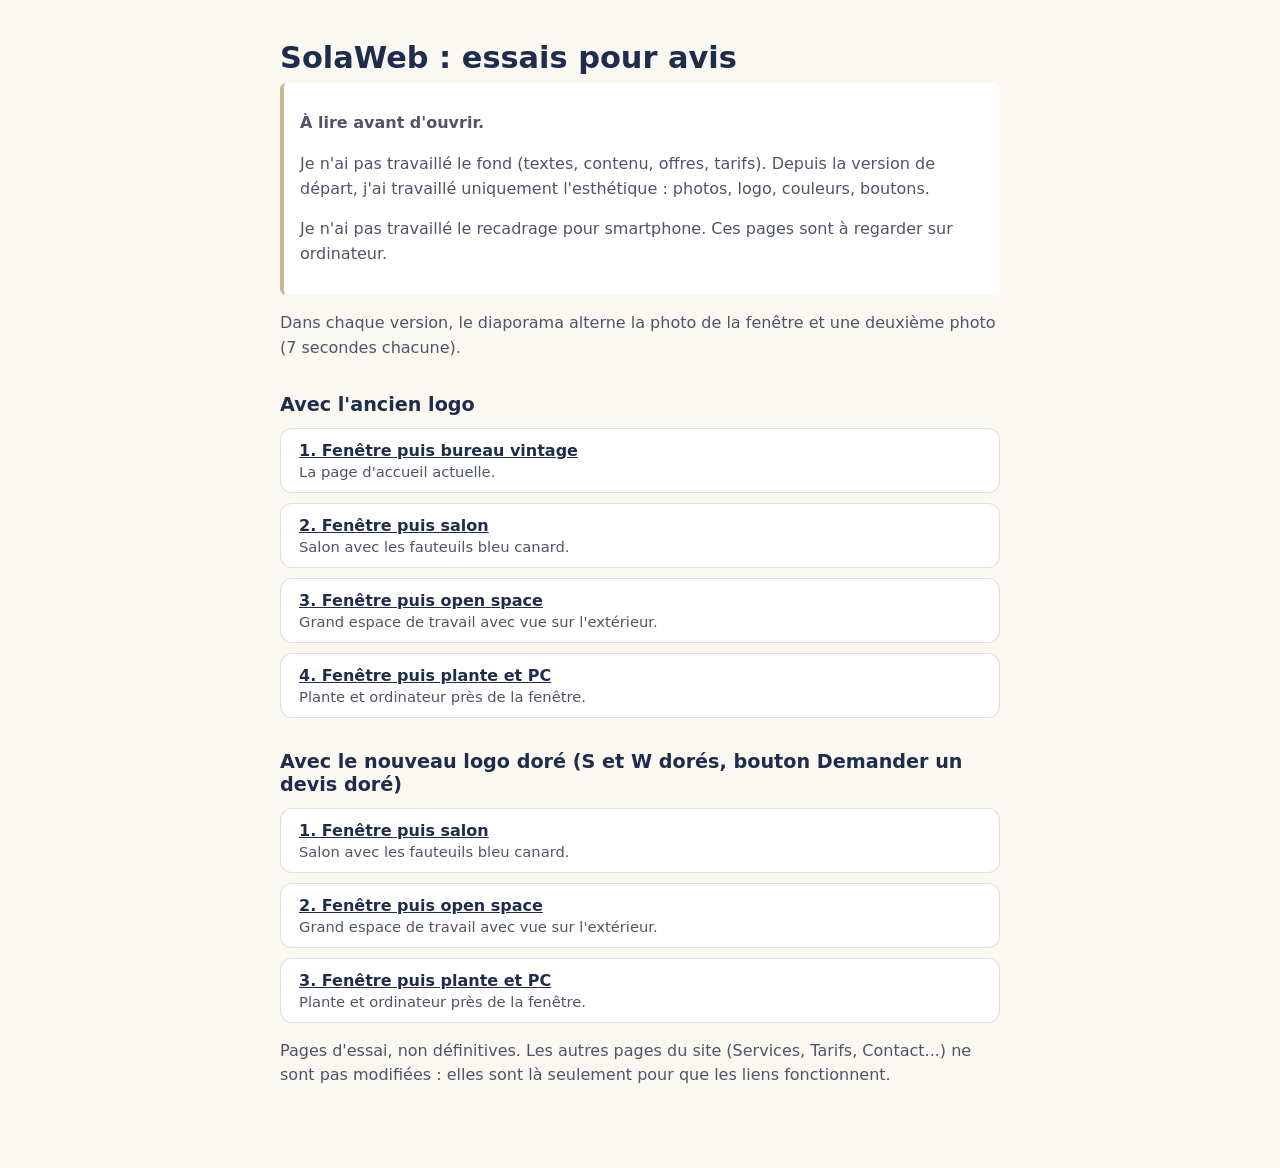
<file: index.html>
<!DOCTYPE html>
<html lang="fr">
<head>
<meta charset="utf-8">
<meta name="viewport" content="width=device-width, initial-scale=1">
<meta name="robots" content="noindex, nofollow">
<title>SolaWeb : essais pour avis</title>
<style>
body { margin: 0; background: #FBF7F1; color: #1F2D4D; font-family: "Segoe UI", system-ui, sans-serif; }
main { max-width: 720px; margin: 0 auto; padding: 40px 24px 64px; }
h1 { font-size: 1.9rem; margin: 0 0 8px; } h2 { font-size: 1.2rem; margin: 32px 0 4px; }
p { line-height: 1.55; color: #4E5568; }
ul { list-style: none; padding: 0; margin: 12px 0; display: grid; gap: 10px; }
li { background: #fff; border: 1px solid rgba(31,45,77,.15); border-radius: 12px; padding: 12px 18px; display: grid; gap: 3px; }
li a { color: #1F2D4D; font-weight: 700; } li span { color: #4E5568; font-size: .92rem; }
.alerte { background: #fff; border-left: 4px solid #C9B995; padding: 12px 16px; border-radius: 6px; }
</style>
</head>
<body>
<main>
  <h1>SolaWeb : essais pour avis</h1>
  <div class="alerte">
    <p><strong>À lire avant d'ouvrir.</strong></p>
    <p>Je n'ai pas travaillé le fond (textes, contenu, offres, tarifs). Depuis la version de départ, j'ai travaillé uniquement l'esthétique : photos, logo, couleurs, boutons.</p>
    <p>Je n'ai pas travaillé le recadrage pour smartphone. Ces pages sont à regarder sur ordinateur.</p>
  </div>
  <p>Dans chaque version, le diaporama alterne la photo de la fenêtre et une deuxième photo (7 secondes chacune).</p>
  <h2>Avec l'ancien logo</h2>
  <ul>
    <li><a href="ancien-logo-1-fenetre-bureau-vintage.html">1. Fenêtre puis bureau vintage</a><span>La page d'accueil actuelle.</span></li>
    <li><a href="ancien-logo-2-fenetre-salon.html">2. Fenêtre puis salon</a><span>Salon avec les fauteuils bleu canard.</span></li>
    <li><a href="ancien-logo-3-fenetre-open-space.html">3. Fenêtre puis open space</a><span>Grand espace de travail avec vue sur l'extérieur.</span></li>
    <li><a href="ancien-logo-4-fenetre-plante-et-pc.html">4. Fenêtre puis plante et PC</a><span>Plante et ordinateur près de la fenêtre.</span></li>
  </ul>
  <h2>Avec le nouveau logo doré (S et W dorés, bouton Demander un devis doré)</h2>
  <ul>
    <li><a href="logo-dore-1-fenetre-salon.html">1. Fenêtre puis salon</a><span>Salon avec les fauteuils bleu canard.</span></li>
    <li><a href="logo-dore-2-fenetre-open-space.html">2. Fenêtre puis open space</a><span>Grand espace de travail avec vue sur l'extérieur.</span></li>
    <li><a href="logo-dore-3-fenetre-plante-et-pc.html">3. Fenêtre puis plante et PC</a><span>Plante et ordinateur près de la fenêtre.</span></li>
  </ul>
  <p>Pages d'essai, non définitives. Les autres pages du site (Services, Tarifs, Contact...) ne sont pas modifiées : elles sont là seulement pour que les liens fonctionnent.</p>
</main>
</body>
</html>
</file>
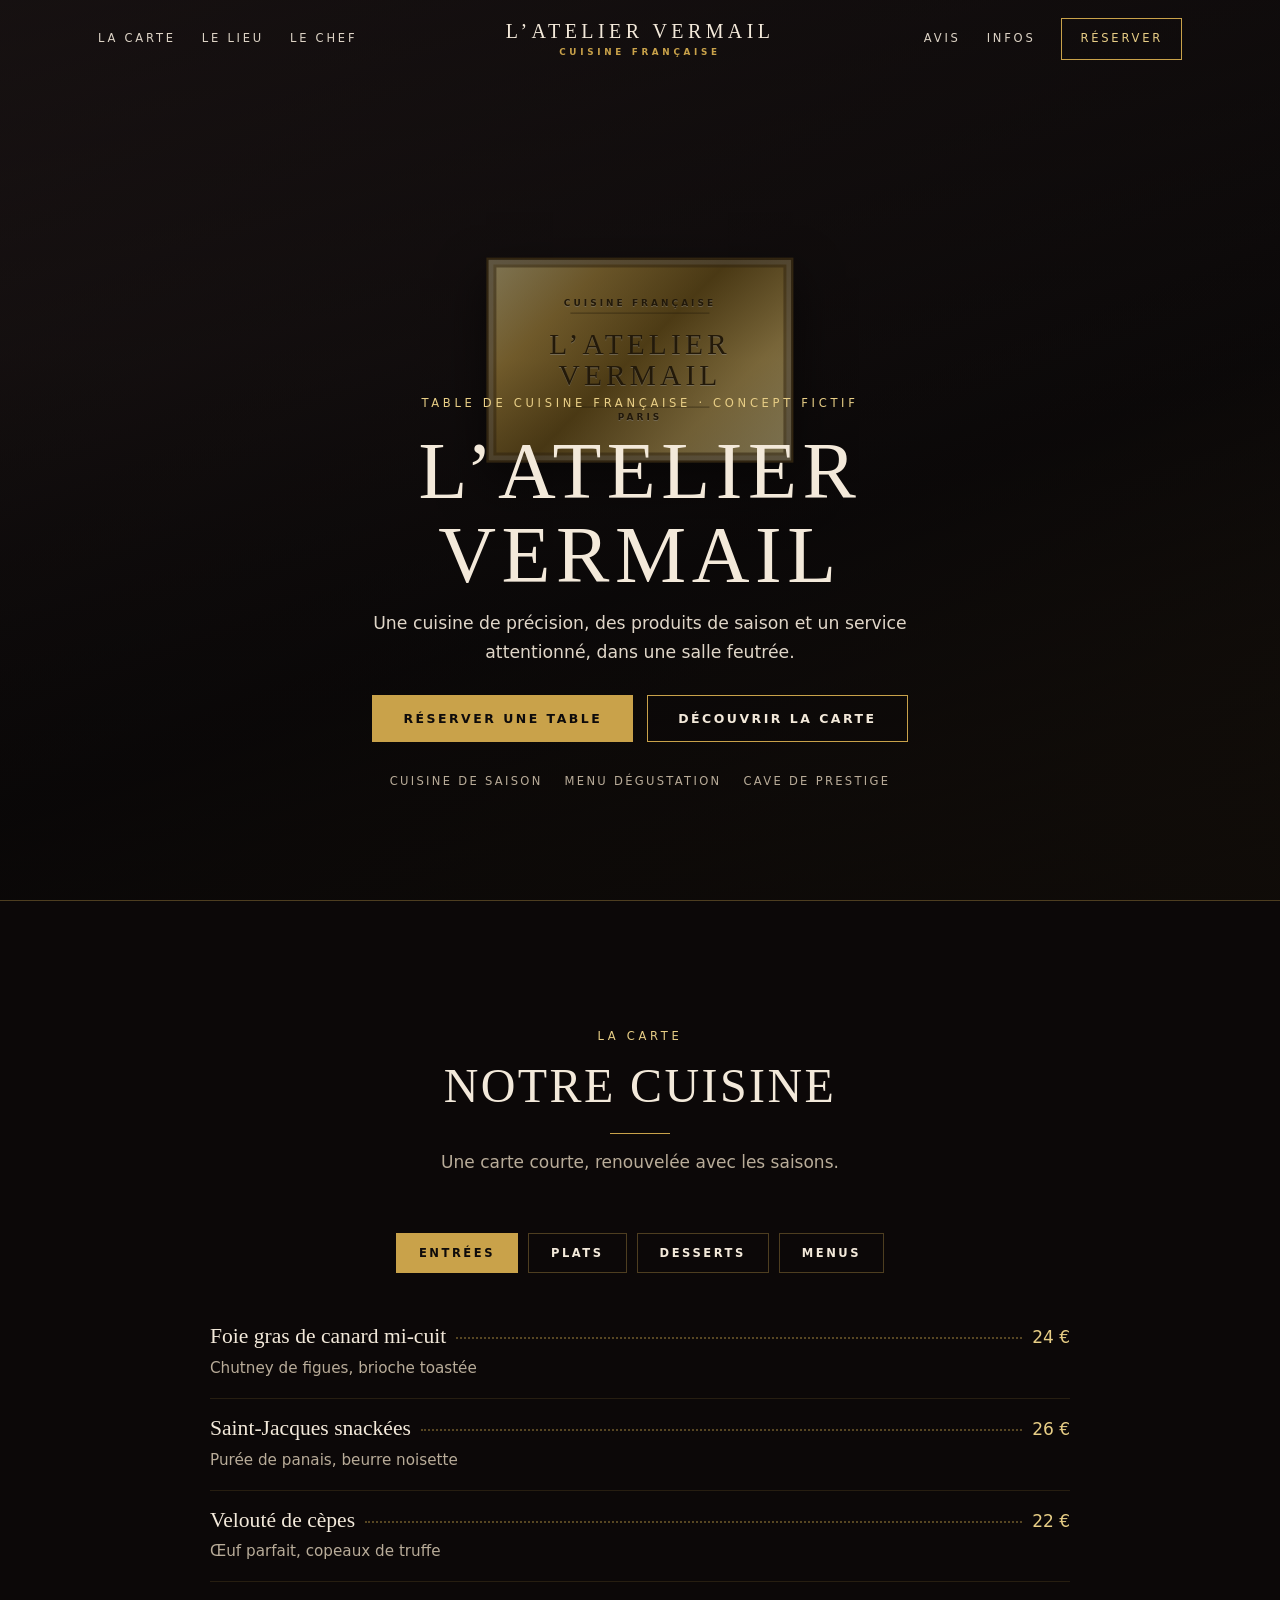
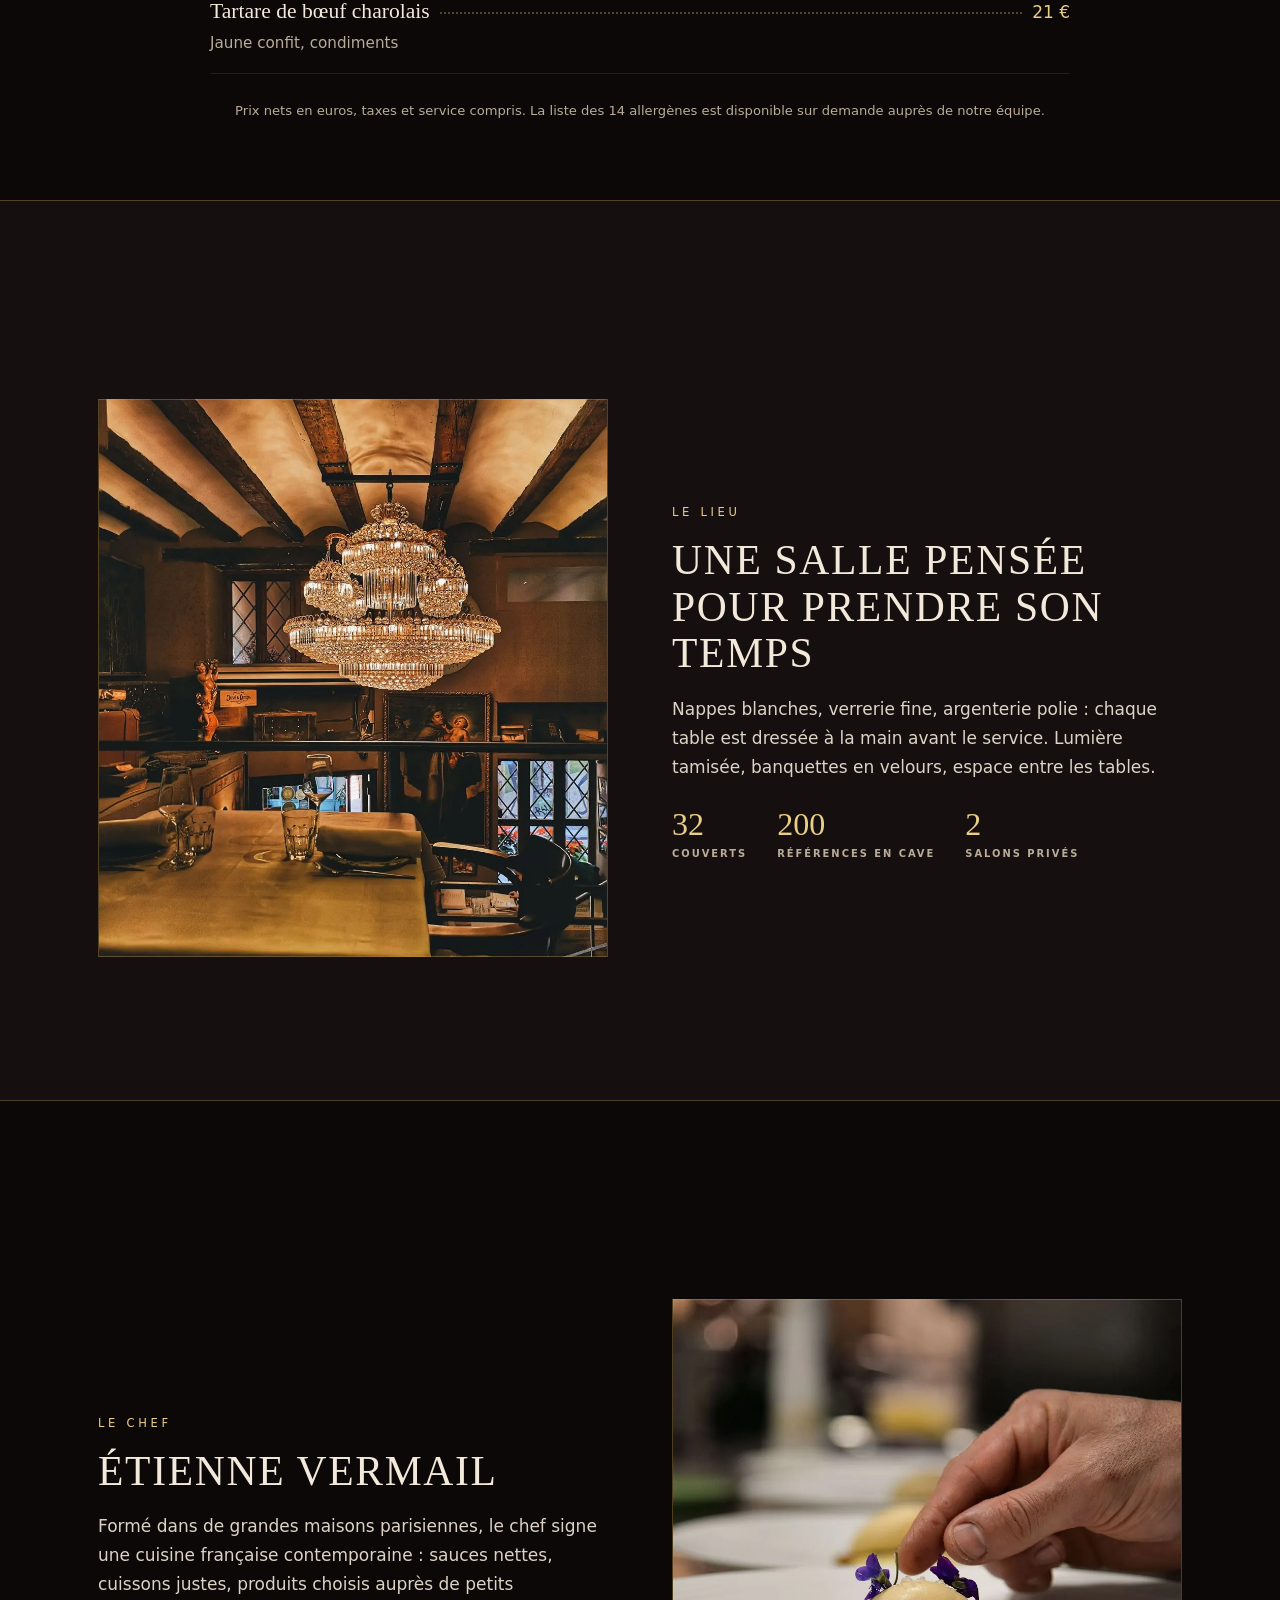
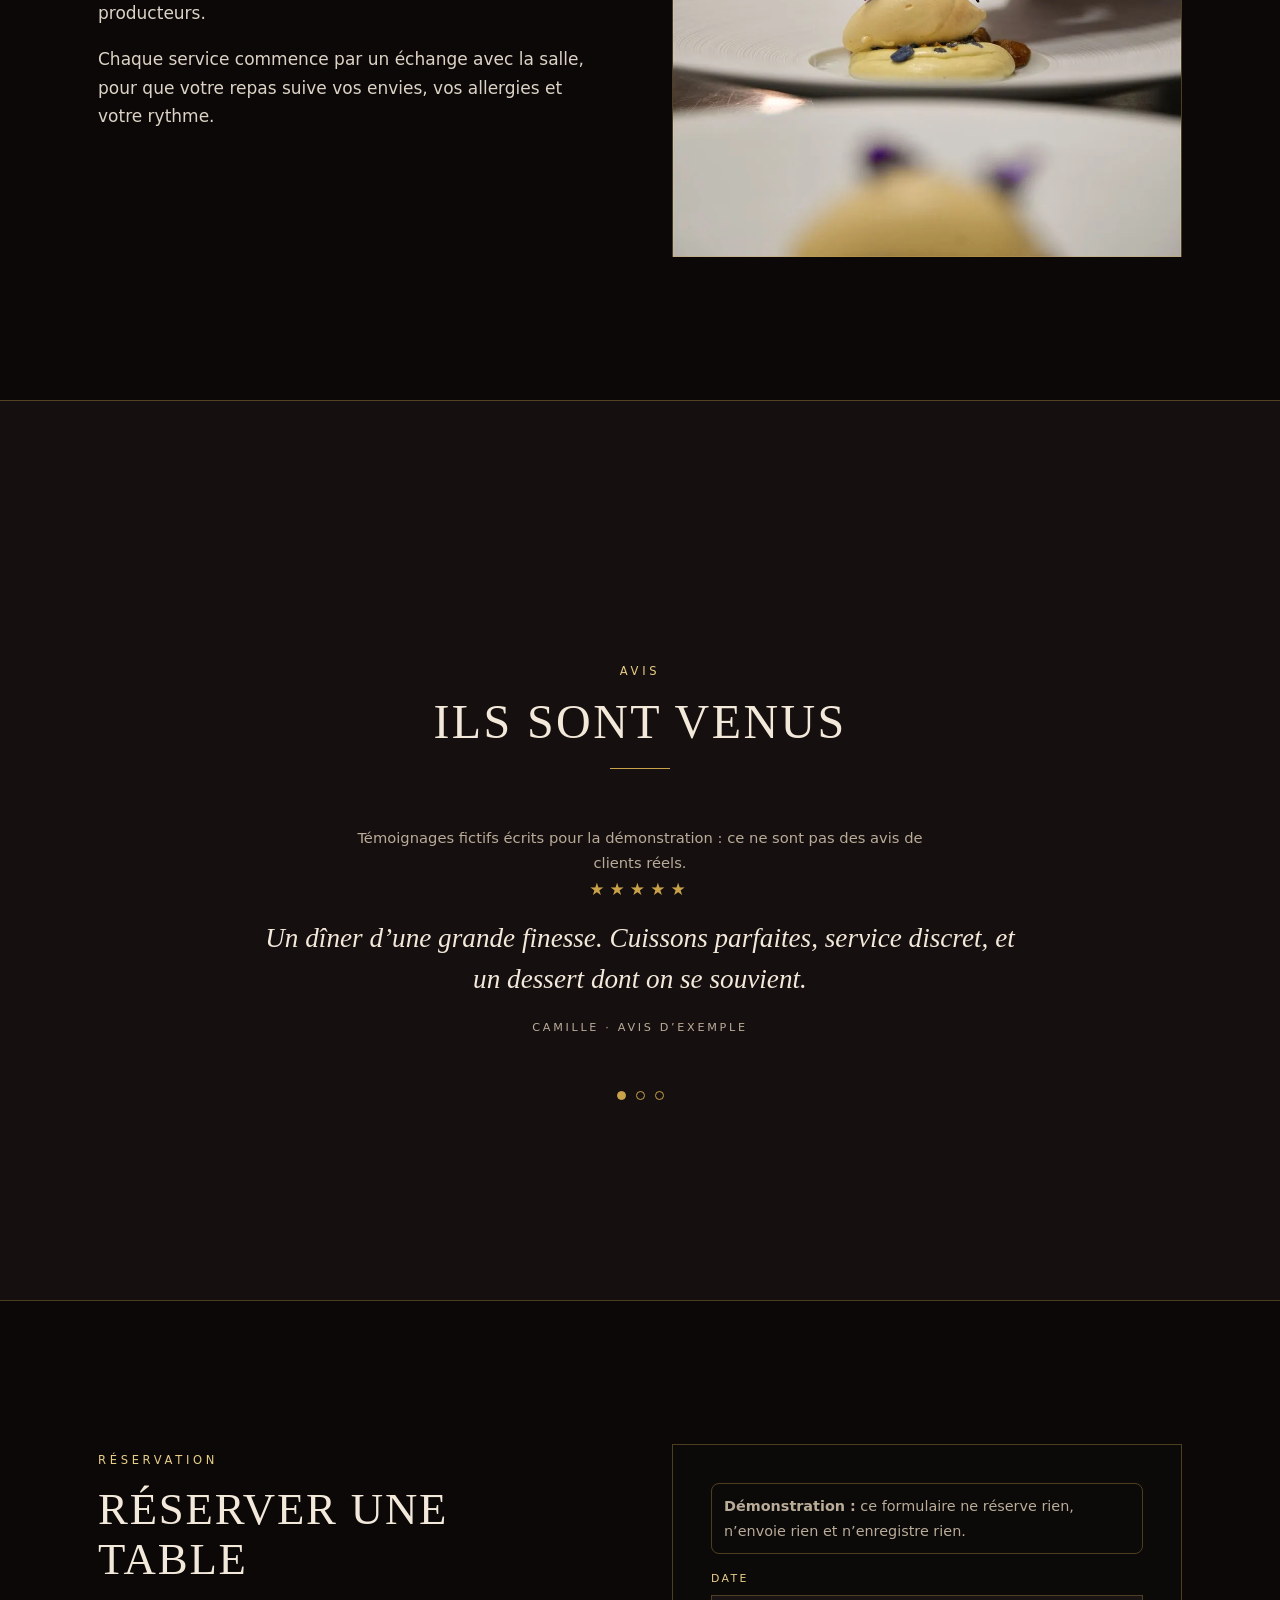
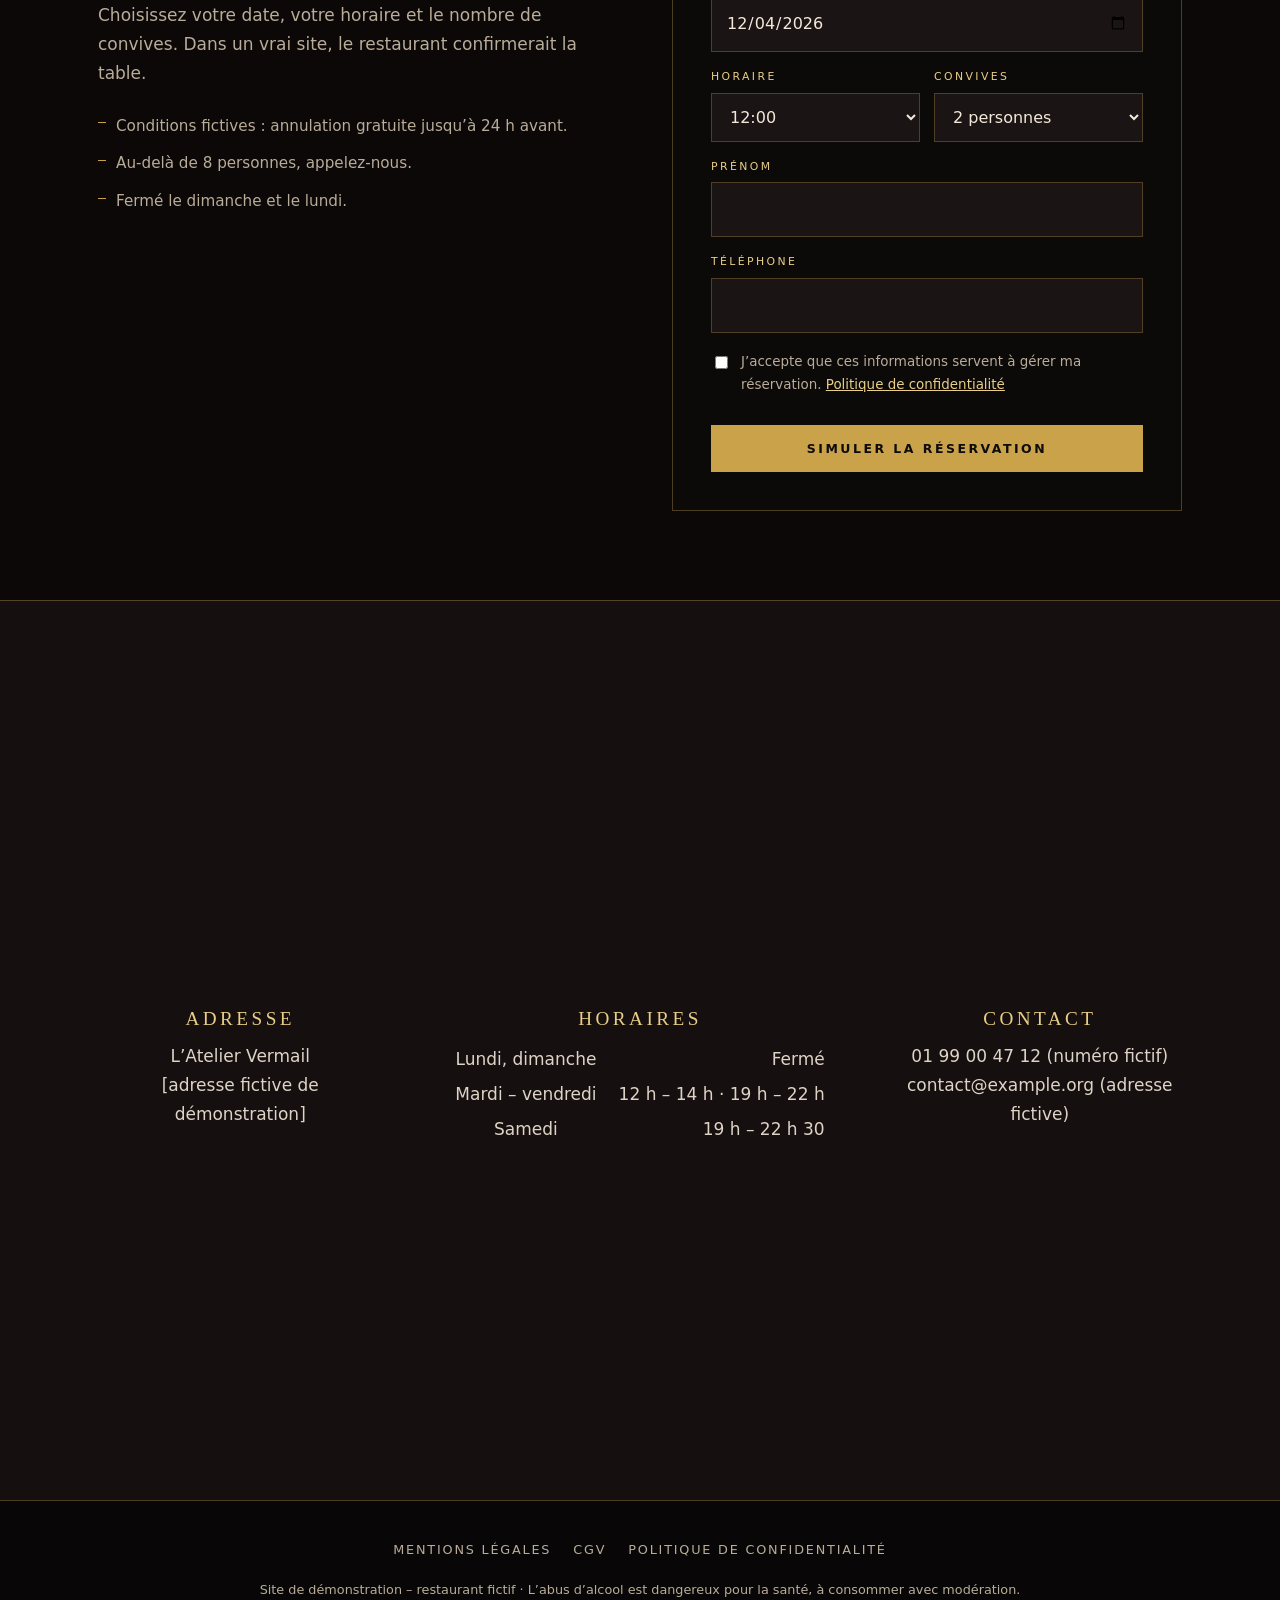
<file: atelier-vermail/index.html>
<!doctype html>
<html lang="fr">
<head>
<meta charset="utf-8">
<meta name="viewport" content="width=device-width, initial-scale=1">
<meta name="robots" content="noindex, nofollow">
<title>L’Atelier Vermail – démonstration (restaurant fictif)</title>
<meta name="description" content="Site de démonstration d’un restaurant fictif, réalisé par SolaWeb. Aucune activité réelle, aucune réservation possible.">
<style>
:root{
  --char:#0E0B0B; --char2:#171212; --cream:#F3E9DA; --mute:#B9AC99; --gold:#C9A24A; --gold-l:#E8CE86; --wine:#6B1E2A; --line:rgba(201,162,74,.35);
  --display:"Didot","Bodoni 72","Bodoni MT","Hoefler Text","Iowan Old Style","Palatino Linotype",Palatino,Georgia,serif;
  --body:"Futura","Century Gothic","Avenir Next","Avenir","Segoe UI","Helvetica Neue",system-ui,sans-serif;
}
*{box-sizing:border-box}
html{scroll-behavior:smooth;scroll-snap-type:y proximity}
body{margin:0;background:var(--char);color:var(--cream);font:400 1.0625rem/1.7 var(--body);-webkit-font-smoothing:antialiased}
h1,h2,h3{margin:0;font-weight:400}
a{color:inherit}
.in{max-width:1120px;margin:0 auto;padding-inline:max(18px,env(safe-area-inset-left,0px))}
.eyebrow{font-size:.72rem;letter-spacing:.32em;text-transform:uppercase;color:var(--gold-l)}
.btn{display:inline-block;font:600 .78rem var(--body);letter-spacing:.2em;text-transform:uppercase;text-decoration:none;padding:15px 30px;border:1px solid var(--gold);color:var(--cream);background:rgba(14,11,11,.35);cursor:pointer;transition:background .25s,color .25s}
.btn:hover,.btn:focus-visible{background:var(--gold);color:var(--char)}
.btn.f{background:var(--gold);color:var(--char)}
.btn.f:hover{background:var(--gold-l)}
:focus-visible{outline:2px solid var(--gold-l);outline-offset:3px}

/* ========= le « film » plein écran en arrière-plan ========= */
.film{position:fixed;inset:0;z-index:-1;background:var(--char);overflow:hidden}
.film::after{content:"";position:absolute;inset:0;background:linear-gradient(to bottom,rgba(8,6,6,.6),rgba(8,6,6,.46) 40%,rgba(8,6,6,.78));pointer-events:none}
.scene{position:absolute;inset:0;opacity:0;transition:opacity 1.8s ease}
.scene.on{opacity:1}
.scene .bg{position:absolute;inset:0;background-size:cover;background-position:center}
.scene.on .bg{animation:kb 11s ease-out forwards}
@keyframes kb{from{transform:scale(1)}to{transform:scale(1.13)}}
/* scène 1 : la plaque dorée s’éloigne et dévoile la façade */
.s1 .inner{position:absolute;inset:0;transform-origin:50% 40%}
.s1.intro .inner{animation:pull 7s cubic-bezier(.25,.6,.2,1) forwards}
.s1.intro .bg{animation:unblur 7s ease-out forwards}
@keyframes pull{from{transform:scale(6)}to{transform:scale(1)}}
@keyframes unblur{from{filter:blur(14px) brightness(.55)}to{filter:blur(0) brightness(1)}}
.s1.on:not(.intro) .inner{animation:kb 11s ease-out forwards}
.plaque{position:absolute;left:50%;top:40%;transform:translate(-50%,-50%);width:clamp(210px,24vw,340px);aspect-ratio:3/2;display:flex;flex-direction:column;align-items:center;justify-content:center;text-align:center;
  color:#3a2a0c;background:linear-gradient(135deg,#f6e3a1 0%,#c9a24a 24%,#8a6a22 48%,#d9b865 74%,#f4e2a0 100%);
  border:2px solid #5a431a;box-shadow:inset 0 0 0 5px rgba(255,255,255,.22),inset 0 0 0 8px rgba(90,67,26,.55),0 20px 44px rgba(0,0,0,.65);text-shadow:0 1px 0 rgba(255,255,255,.45)}
.plaque small{font:600 clamp(.42rem,.7vw,.6rem)/1 var(--body);letter-spacing:.34em;text-transform:uppercase}
.plaque b{font:400 clamp(1.15rem,2.3vw,1.9rem)/1.05 var(--display);letter-spacing:.14em;text-transform:uppercase;margin:.35em 0}
.plaque i{display:block;width:46%;height:1px;background:rgba(58,42,12,.55);margin:.3em 0}

/* ========= en-tête ========= */
.hd{position:fixed;inset:0 0 auto;z-index:50;padding-top:env(safe-area-inset-top,0px);transition:background .3s,border-color .3s;border-bottom:1px solid transparent}
.hd.sc{background:rgba(14,11,11,.92);border-color:var(--line);backdrop-filter:blur(8px)}
.hd .in{display:grid;grid-template-columns:1fr auto 1fr;align-items:center;min-height:78px;gap:16px}
.hd nav{display:flex;gap:26px;align-items:center}
.hd nav.r{justify-content:flex-end}
.hd nav a{font-size:.72rem;letter-spacing:.24em;text-transform:uppercase;text-decoration:none;color:var(--cream);opacity:.9}
.hd nav a:hover{color:var(--gold-l);opacity:1}
.hd .res{border:1px solid var(--gold);padding:10px 18px;color:var(--gold-l);opacity:1}
.hd .res:hover{background:var(--gold);color:var(--char)}
.logo{font:400 1.25rem/1 var(--display);letter-spacing:.22em;text-transform:uppercase;text-decoration:none;text-align:center;color:var(--cream)}
.logo span{display:block;font:600 .55rem var(--body);letter-spacing:.42em;color:var(--gold);margin-top:6px}
.burger{display:none;justify-self:end;background:none;border:1px solid var(--line);color:var(--cream);padding:9px 14px;font:600 .7rem var(--body);letter-spacing:.2em;text-transform:uppercase;cursor:pointer}

/* ========= accueil ========= */
.hero{min-height:100vh;min-height:100svh;display:flex;align-items:flex-end;justify-content:center;text-align:center;padding:120px 20px clamp(60px,12vh,120px)}
.hero-tx{opacity:0;animation:up 1.6s ease 5.6s forwards;max-width:760px}
@keyframes up{from{opacity:0;transform:translateY(18px)}to{opacity:1;transform:none}}
.hero h1{font:400 clamp(2.4rem,6.4vw,5rem)/1.04 var(--display);letter-spacing:.07em;text-transform:uppercase;margin:14px 0 12px}
.hero p{margin:0 auto 28px;max-width:34em;color:var(--cream);opacity:.92;font-size:1.08rem}
.hero .acts{display:flex;gap:14px;justify-content:center;flex-wrap:wrap}
.badges{margin-top:30px;display:flex;gap:22px;justify-content:center;flex-wrap:wrap;font-size:.72rem;letter-spacing:.2em;text-transform:uppercase;color:var(--mute)}
.badges b{color:var(--gold-l);font-weight:600}
.sound-hint{position:absolute;bottom:18px;left:50%;transform:translateX(-50%);font-size:.65rem;letter-spacing:.3em;text-transform:uppercase;color:var(--mute);opacity:.7}

/* ========= sections ========= */
.sec{background:rgba(12,9,9,.84);backdrop-filter:blur(7px);min-height:100vh;min-height:100svh;display:flex;align-items:center;padding-block:clamp(88px,12vh,130px) clamp(40px,6vh,80px);border-top:1px solid var(--line);scroll-snap-align:start}.sec>.in{width:100%}.hero{scroll-snap-align:start}
.sec.alt{background:rgba(24,17,17,.88)}
.sh{text-align:center;margin-bottom:clamp(34px,5vw,56px)}
.sh h2{font:400 clamp(1.9rem,4vw,3rem)/1.1 var(--display);letter-spacing:.05em;text-transform:uppercase;margin-top:12px}
.sh p{color:var(--mute);max-width:36em;margin:14px auto 0}
.sh .orn{display:block;width:60px;height:1px;background:var(--gold);margin:20px auto 0}

/* carte */
.tabs{display:flex;gap:10px;justify-content:center;flex-wrap:wrap;margin-bottom:34px}
.tab{background:none;border:1px solid var(--line);color:var(--cream);font:600 .72rem var(--body);letter-spacing:.22em;text-transform:uppercase;padding:12px 22px;cursor:pointer}
.tab[aria-pressed="true"],.tab:hover{background:var(--gold);color:var(--char);border-color:var(--gold)}
.menu{max-width:860px;margin:0 auto}
.dish{padding:16px 0;border-bottom:1px solid rgba(201,162,74,.14)}
.dish .top{display:flex;align-items:baseline;gap:10px}
.dish h3{font:400 1.35rem/1.25 var(--display);color:var(--cream)}
.dish .dots{flex:1;border-bottom:2px dotted rgba(201,162,74,.4);transform:translateY(-4px);min-width:16px}
.dish .p{color:var(--gold-l);font-variant-numeric:tabular-nums;white-space:nowrap}
.dish p{margin:4px 0 0;color:var(--mute);font-size:.95rem}
.note{text-align:center;color:var(--mute);font-size:.82rem;margin-top:26px}

/* lieu et chef */
.two{display:grid;grid-template-columns:1fr 1fr;gap:clamp(28px,5vw,70px);align-items:center}
.ph{position:relative;aspect-ratio:4/5;max-height:62vh;width:100%;margin-inline:auto;background:linear-gradient(145deg,#2a1d1d,#120d0d 55%,#3a2a14);border:1px solid var(--line);overflow:hidden}
.ph.real{background:var(--photo) center/cover no-repeat}
.ph::after{content:"Photo à ajouter";position:absolute;left:14px;bottom:12px;font-size:.62rem;letter-spacing:.2em;text-transform:uppercase;color:rgba(243,233,218,.4)}
.ph.real::after{content:none}
.two h2{font:400 clamp(1.8rem,3.4vw,2.6rem)/1.12 var(--display);letter-spacing:.04em;text-transform:uppercase;margin:12px 0 18px}
.two p{color:var(--cream);opacity:.9}
.facts{display:flex;gap:30px;flex-wrap:wrap;margin-top:26px}
.facts div{font:400 2rem/1 var(--display);color:var(--gold-l)}
.facts small{display:block;font:600 .62rem var(--body);letter-spacing:.2em;text-transform:uppercase;color:var(--mute);margin-top:8px}

/* avis */
.rev{max-width:780px;margin:0 auto;text-align:center;position:relative;min-height:190px}
.rev .sl{display:none}
.rev .sl.on{display:block;animation:fade .8s ease}
@keyframes fade{from{opacity:0}to{opacity:1}}
.stars{color:var(--gold);letter-spacing:.3em;margin-bottom:14px}
.rev q{display:block;font:italic 400 clamp(1.2rem,2.4vw,1.7rem)/1.5 var(--display);quotes:none}
.rev cite{display:block;margin-top:18px;font-style:normal;font-size:.7rem;letter-spacing:.24em;text-transform:uppercase;color:var(--mute)}
.dots2{display:flex;gap:10px;justify-content:center;margin-top:26px}
.dots2 button{width:9px;height:9px;border-radius:50%;border:1px solid var(--gold);background:none;padding:0;cursor:pointer}
.dots2 button[aria-current="true"]{background:var(--gold)}

/* réservation */
.resa{display:grid;grid-template-columns:1fr 1fr;gap:clamp(28px,5vw,64px);align-items:start}
.resa h2{font:400 clamp(1.8rem,3.6vw,2.8rem)/1.1 var(--display);letter-spacing:.04em;text-transform:uppercase;margin:12px 0 16px}
.resa ul{list-style:none;padding:0;margin:20px 0 0;color:var(--mute);font-size:.95rem}
.resa li{padding:6px 0 6px 18px;position:relative}
.resa li::before{content:"";position:absolute;left:0;top:.95em;width:8px;height:1px;background:var(--gold)}
form{background:rgba(14,11,11,.7);border:1px solid var(--line);padding:clamp(22px,4vw,38px)}
label{display:block;font-size:.68rem;letter-spacing:.22em;text-transform:uppercase;color:var(--gold-l);margin:16px 0 6px}
input,select{width:100%;background:#1b1414;border:1px solid rgba(201,162,74,.3);color:var(--cream);padding:13px 14px;font:inherit;font-size:1rem}
input:focus,select:focus{outline:2px solid var(--gold-l);outline-offset:1px}
.row2{display:grid;grid-template-columns:1fr 1fr;gap:14px}
.chk{display:flex;gap:10px;align-items:flex-start;margin-top:18px;font-size:.84rem;color:var(--mute);letter-spacing:0;text-transform:none}
.chk input{width:auto;margin-top:5px}
.chk a,.chk button{color:var(--gold-l);background:none;border:0;padding:0;font:inherit;text-decoration:underline;cursor:pointer}
form .btn{margin-top:22px;width:100%}
#ok{display:none;margin-top:16px;padding:14px;border:1px solid var(--gold);color:var(--gold-l);font-size:.92rem}

/* infos */
.infos{display:grid;grid-template-columns:1fr 1.6fr 1fr;gap:30px;text-align:center}
.infos h3{font:400 1.2rem var(--display);letter-spacing:.18em;text-transform:uppercase;color:var(--gold-l);margin-bottom:12px}
.infos p{margin:0;color:var(--cream);opacity:.9}
.infos table{margin:0 auto;border-collapse:collapse;color:var(--cream);opacity:.9}
.infos td{padding:3px 0;white-space:nowrap;vertical-align:top}
.infos td:last-child{padding-left:22px;text-align:right}
.ig-logo{display:inline-flex;color:var(--cream);line-height:0;margin-top:14px;opacity:.9}
.ig-logo:hover,.ig-logo:focus-visible{color:var(--gold-l);opacity:1}

footer{scroll-snap-align:end;background:#080606;border-top:1px solid var(--line);padding:34px 0;text-align:center;font-size:.8rem;color:var(--mute)}
footer .links{display:flex;gap:22px;justify-content:center;flex-wrap:wrap;margin-bottom:14px}
footer button{background:none;border:0;color:var(--mute);font:inherit;letter-spacing:.14em;text-transform:uppercase;cursor:pointer;padding:4px 0}
footer button:hover{color:var(--gold-l)}
footer p{margin:6px 0}

/* fenêtres légales */
dialog{max-width:720px;width:calc(100% - 32px);max-height:86vh;border:1px solid var(--gold);background:#120e0e;color:var(--cream);padding:0}
dialog::backdrop{background:rgba(0,0,0,.72)}
.dh{display:flex;justify-content:space-between;align-items:center;padding:18px 24px;border-bottom:1px solid var(--line);position:sticky;top:0;background:#120e0e}
.dh h2{font:400 1.35rem var(--display);letter-spacing:.08em;text-transform:uppercase}
.dh button{background:none;border:1px solid var(--line);color:var(--cream);padding:8px 14px;cursor:pointer;font:600 .7rem var(--body);letter-spacing:.18em;text-transform:uppercase}
.db{padding:6px 24px 26px;font-size:.94rem}
.db h3{font:400 1.05rem var(--display);color:var(--gold-l);letter-spacing:.06em;margin:22px 0 4px}
.db p{margin:0;color:var(--cream);opacity:.9}

@media (max-width:860px){
  .hd .in{grid-template-columns:auto 1fr;}
  .hd nav{display:none}
  .hd.open nav{display:flex;position:absolute;left:0;right:0;top:100%;flex-direction:column;gap:0;background:rgba(14,11,11,.97);border-bottom:1px solid var(--line);padding:8px 0 16px}
  .hd.open nav a{padding:14px 24px;width:100%}
  .hd.open nav.r{justify-content:flex-start}
  .logo{text-align:left}
  .burger{display:block}
  .two,.resa{grid-template-columns:1fr}
  .infos{grid-template-columns:1fr}
  .ph{aspect-ratio:16/11}
}
@media (max-height:860px) and (min-width:861px){.dish{padding:10px 0}.dish h3{font-size:1.2rem}.sh{margin-bottom:24px}.tabs{margin-bottom:18px}.note{margin-top:14px}}
  .scene,.scene.on .bg,.s1.intro .inner,.s1.intro .bg,.s1.on:not(.intro) .inner,.rev .sl.on{animation:none!important;transition:none!important}
  .hero-tx{opacity:1;animation:none}
  html{scroll-behavior:auto}
}
.demo-note{margin:22px auto 0;max-width:34em;padding:10px 14px;border:1px solid var(--line);border-radius:8px;background:rgba(14,11,11,.6);font-size:.9rem;color:var(--cream)}.note-fictif{margin:10px auto 0;max-width:40em;text-align:center;color:var(--mute);font-size:.92rem}.note-demo{margin:0 0 14px;padding:10px 12px;border:1px solid var(--line);border-radius:8px;font-size:.9rem;color:var(--mute)}
</style>
</head>
<body>

<div class="film" aria-hidden="true">
  <div class="scene s1 on intro"><div class="inner">
    <div class="bg" style="background-image:linear-gradient(160deg,#2b2021,#0e0b0b 60%,#2a1f10)"></div>
    <div class="plaque"><small>Cuisine fran&ccedil;aise</small><i></i><b>L’Atelier<br>Vermail</b><i></i><small>Paris</small></div>
  </div></div>
  <div class="scene"><div class="bg" style="background-image:url(photos/salle.webp),linear-gradient(150deg,#241a1a,#0e0b0b 55%,#3a2a14)"></div></div>
  <div class="scene"><div class="bg" style="background-image:url(photos/verrerie.webp),linear-gradient(150deg,#1a1a24,#0e0b0b 55%,#2a2a3a)"></div></div>
  <div class="scene"><div class="bg" style="background-image:url(photos/argenterie.webp),linear-gradient(150deg,#241c14,#0e0b0b 55%,#3a3a3a)"></div></div>
  <div class="scene"><div class="bg" style="background-image:url(photos/dessert.webp),linear-gradient(150deg,#2a1d1d,#0e0b0b 55%,#4a2a14)"></div></div>
  <div class="scene"><div class="bg" style="background-image:url(photos/asperge.webp),linear-gradient(150deg,#1d2a1d,#0e0b0b 55%,#3a4a2a)"></div></div>
  <div class="scene"><div class="bg" style="background-image:url(photos/lustre.webp),linear-gradient(150deg,#3a2a14,#0e0b0b 55%,#4a3a1a)"></div></div>
</div>
<header class="hd" id="hd"><div class="in">
  <nav aria-label="Menu principal"><a href="#carte">La carte</a><a href="#lieu">Le lieu</a><a href="#chef">Le chef</a></nav>
  <a class="logo" href="#accueil" aria-label="L’Atelier Vermail, accueil">L’Atelier Vermail<span>Cuisine française</span></a>
  <nav class="r" aria-label="Menu secondaire"><a href="#avis">Avis</a><a href="#infos">Infos</a><a class="res" href="#reserver">Réserver</a></nav>
  <button class="burger" id="burger" type="button" aria-expanded="false" aria-controls="hd">Menu</button>
</div></header>

<main>
<section id="accueil" class="hero">
  <div class="hero-tx">
    <span class="eyebrow">Table de cuisine française · concept fictif</span>
    <h1>L’Atelier Vermail</h1>
    <p>Une cuisine de précision, des produits de saison et un service attentionné, dans une salle feutrée.</p>
    <div class="acts"><a class="btn f" href="#reserver">Réserver une table</a><a class="btn" href="#carte">Découvrir la carte</a></div>
<div class="badges"><span>Cuisine de saison</span><span>Menu dégustation</span><span>Cave de prestige</span></div>
  </div>
</section>

<section id="carte" class="sec">
  <div class="in">
    <div class="sh"><span class="eyebrow">La carte</span><h2>Notre cuisine</h2><span class="orn"></span><p>Une carte courte, renouvelée avec les saisons.</p></div>
    <div class="tabs" role="group" aria-label="Choisir une catégorie"></div>
    <div class="menu" id="menu" aria-live="polite"></div>
    <p class="note">Prix nets en euros, taxes et service compris. La liste des 14 allergènes est disponible sur demande auprès de notre équipe.</p>
  </div>
</section>

<section id="lieu" class="sec alt">
  <div class="in two">
    <div class="ph real" style="--photo:url(photos/lieu.webp)" role="img" aria-label="Lustre en cristal et poutres de la salle du restaurant"></div>
    <div>
      <span class="eyebrow">Le lieu</span>
      <h2>Une salle pensée pour prendre son temps</h2>
      <p>Nappes blanches, verrerie fine, argenterie polie : chaque table est dressée à la main avant le service. Lumière tamisée, banquettes en velours, espace entre les tables.</p>
      <div class="facts"><div>32<small>couverts</small></div><div>200<small>références en cave</small></div><div>2<small>salons privés</small></div></div>
    </div>
  </div>
</section>

<section id="chef" class="sec">
  <div class="in two">
    <div>
      <span class="eyebrow">Le chef</span>
      <h2>Étienne Vermail</h2>
      <p>Formé dans de grandes maisons parisiennes, le chef signe une cuisine française contemporaine : sauces nettes, cuissons justes, produits choisis auprès de petits producteurs.</p>
      <p style="margin-top:14px">Chaque service commence par un échange avec la salle, pour que votre repas suive vos envies, vos allergies et votre rythme.</p>
    </div>
    <div class="ph real" style="--photo:url(photos/chef.webp)" role="img" aria-label="Le chef dressant un dessert aux violettes"></div>
  </div>
</section>

<section id="avis" class="sec alt">
  <div class="in">
    <div class="sh"><span class="eyebrow">Avis</span><h2>Ils sont venus</h2><span class="orn"></span></div>
    <p class="note-fictif">Témoignages fictifs écrits pour la démonstration : ce ne sont pas des avis de clients réels.</p>
    <div class="rev" id="rev">
      <div class="sl on"><div class="stars" aria-label="5 étoiles sur 5">★★★★★</div><q>Un dîner d’une grande finesse. Cuissons parfaites, service discret, et un dessert dont on se souvient.</q><cite>Camille · avis d’exemple</cite></div>
      <div class="sl"><div class="stars" aria-label="5 étoiles sur 5">★★★★★</div><q>Le menu dégustation, avec l’accord mets et vins, est une vraie belle surprise de bout en bout.</q><cite>Antoine · avis d’exemple</cite></div>
      <div class="sl"><div class="stars" aria-label="5 étoiles sur 5">★★★★★</div><q>Une salle élégante et un accueil chaleureux. Parfait pour un anniversaire.</q><cite>Sofia · avis d’exemple</cite></div>
    </div>
    <div class="dots2" id="dots2" role="group" aria-label="Choisir un avis"></div>
  </div>
</section>

<section id="reserver" class="sec">
  <div class="in resa">
    <div>
      <span class="eyebrow">Réservation</span>
      <h2>Réserver une table</h2>
      <p style="color:var(--mute)">Choisissez votre date, votre horaire et le nombre de convives. Dans un vrai site, le restaurant confirmerait la table.</p>
      <ul><li>Conditions fictives : annulation gratuite jusqu’à 24 h avant.</li><li>Au-delà de 8 personnes, appelez-nous.</li><li>Fermé le dimanche et le lundi.</li></ul>
    </div>
    <form id="f" novalidate method="dialog">
<p class="note-demo"><strong>Démonstration :</strong> ce formulaire ne réserve rien, n’envoie rien et n’enregistre rien.</p>
<noscript><p class="note-demo">JavaScript est désactivé : la simulation est indisponible, aucune donnée n’est envoyée.</p></noscript>
      <label for="date">Date</label><input id="date" type="date">
      <div class="row2">
        <div><label for="heure">Horaire</label><select id="heure"></select></div>
        <div><label for="nb">Convives</label><select id="nb"></select></div>
      </div>
      <label for="nom">Prénom</label><input id="nom" type="text" autocomplete="given-name">
      <label for="tel">Téléphone</label><input id="tel" type="tel" autocomplete="tel">
      <label class="chk" for="ok1"><input id="ok1" type="checkbox"><span>J’accepte que ces informations servent à gérer ma réservation. <button type="button" data-dlg="dConf">Politique de confidentialité</button></span></label>
      <button class="btn f" type="submit">Simuler la réservation</button>
      <div id="ok" role="status" aria-live="polite"></div>
    </form>
  </div>
</section>

<section id="infos" class="sec alt">
  <div class="in">
    <div class="infos">
      <div><h3>Adresse</h3><p>L’Atelier Vermail<br>[adresse fictive de démonstration]</p></div>
      <div><h3>Horaires</h3><table><tr><td>Lundi, dimanche</td><td>Fermé</td></tr><tr><td>Mardi – vendredi</td><td>12 h – 14 h · 19 h – 22 h</td></tr><tr><td>Samedi</td><td>19 h – 22 h 30</td></tr></table></div>
      <div><h3>Contact</h3><p>01 99 00 47 12 (numéro fictif)<br>contact@example.org (adresse fictive)</p></div>
    </div>
  </div>
</section>
</main>

<footer><div class="in">
  <div class="links"><button type="button" data-dlg="dMent">Mentions légales</button><button type="button" data-dlg="dCgv">CGV</button><button type="button" data-dlg="dConf">Politique de confidentialité</button></div>
  <p>Site de démonstration – restaurant fictif · L’abus d’alcool est dangereux pour la santé, à consommer avec modération.</p>
</div></footer>

<dialog id="dMent" aria-labelledby="tMent">
  <div class="dh"><h2 id="tMent">Mentions légales</h2><button type="button" data-close>Fermer</button></div>
  <div class="db">
<h3>Nature du site</h3><p>Ce site est une démonstration réalisée par SolaWeb pour montrer le style d’un site de restaurant. « L’Atelier Vermail » est un restaurant imaginaire : il n’existe pas d’activité, de société ni d’adresse derrière ce site.</p>
<h3>Informations légales d’un site réel</h3><p>Pour un vrai restaurant, cette page indiquerait l’éditeur, son numéro d’immatriculation, le directeur de la publication, l’hébergeur, les mentions sur les allergènes et l’alcool, et le médiateur de la consommation. Elles ne sont volontairement pas renseignées ici.</p>
<h3>Crédits photos</h3><p>Photos issues de Pexels (Valeriya, Paolino96, Dominika Gregus, Magda Ehlers). Les licences et les droits de ces images restent à vérifier avant tout usage commercial.</p>
</div>
</dialog>

<dialog id="dCgv" aria-labelledby="tCgv">
  <div class="dh"><h2 id="tCgv">Conditions de réservation et de vente</h2><button type="button" data-close>Fermer</button></div>
  <div class="db">
<h3>Exemple non applicable</h3><p>Aucune réservation ni vente n’a lieu sur ce site de démonstration. La carte, les prix et les conditions d’annulation affichés sont des exemples inventés.</p>
<h3>Pour un site réel</h3><p>Les conditions de réservation, d’annulation et de paiement seraient rédigées avec le restaurant puis relues par un professionnel du droit.</p>
</div>
</dialog>

<dialog id="dConf" aria-labelledby="tConf">
  <div class="dh"><h2 id="tConf">Politique de confidentialité</h2><button type="button" data-close>Fermer</button></div>
  <div class="db">
<h3>Aucune donnée collectée</h3><p>Le formulaire de réservation de cette démonstration est une simulation : ce que vous saisissez reste dans la page, n’est ni envoyé, ni enregistré, ni transmis à un tiers.</p>
<h3>Cookies et traceurs</h3><p>Ce site n’utilise aucun cookie ni outil de mesure d’audience ou de publicité. Il ne charge aucune ressource externe.</p>
<h3>Pour un site réel</h3><p>La politique de confidentialité préciserait le responsable du traitement, les données collectées, leur durée de conservation et les droits des personnes. Elle serait établie avec le client réel.</p>
</div>
</dialog>

<script>
(function(){
var reduce=window.matchMedia&&window.matchMedia("(prefers-reduced-motion: reduce)").matches;
function $(s,r){return (r||document).querySelector(s)}
function $$(s,r){return [].slice.call((r||document).querySelectorAll(s))}

/* ===== le film : la plaque s’éloigne, puis les scènes s’enchaînent ===== */
var scenes=$$(".scene"),cur=0,first=scenes[0];
function show(i){scenes.forEach(function(s,k){s.classList.toggle("on",k===i)})}
if(!reduce){
  setTimeout(function(){first.classList.remove("intro");},7400);
  (function loop(){
    setTimeout(function(){
      cur=(cur+1)%scenes.length;show(cur);
      if(cur===0){first.classList.remove("intro")}
      loop();
    },cur===0?9000:8000);
  })();
}

/* ===== en-tête ===== */
var hd=$("#hd"),bg=$("#burger");
function sc(){hd.classList.toggle("sc",window.scrollY>40)}sc();window.addEventListener("scroll",sc,{passive:true});
bg.addEventListener("click",function(){var o=hd.classList.toggle("open");bg.setAttribute("aria-expanded",o?"true":"false")});
$$("#hd nav a").forEach(function(a){a.addEventListener("click",function(){hd.classList.remove("open");bg.setAttribute("aria-expanded","false")})});

/* ===== la carte (exemple : à remplacer par la vraie carte du restaurant) ===== */
var C=[
{l:"Entrées",i:[["Foie gras de canard mi-cuit","Chutney de figues, brioche toastée","24 €"],["Saint-Jacques snackées","Purée de panais, beurre noisette","26 €"],["Velouté de cèpes","Œuf parfait, copeaux de truffe","22 €"],["Tartare de bœuf charolais","Jaune confit, condiments","21 €"]]},
{l:"Plats",i:[["Filet de bœuf Rossini","Pommes fondantes, jus truffé","46 €"],["Sole meunière","Beurre citronné, légumes du moment","44 €"],["Ris de veau croustillant","Morilles, vin jaune","42 €"],["Carré d’agneau rôti","Jus à l’ail noir, gratin dauphinois","39 €"],["Risotto aux cèpes","Parmesan, huile de noisette (végétarien)","29 €"]]},
{l:"Desserts",i:[["Soufflé au Grand Marnier","Crème anglaise","16 €"],["Tarte fine aux pommes","Glace vanille de Madagascar","14 €"],["Mille-feuille vanille","Caramel au beurre salé","15 €"],["Chocolat noir et noisette","Fleur de sel","15 €"]]},
{l:"Menus",i:[["Menu déjeuner, 2 plats","Entrée + plat ou plat + dessert, du mardi au vendredi","38 €"],["Menu déjeuner, 3 plats","Entrée, plat et dessert","46 €"],["Menu dégustation, 7 services","Menu surprise du chef, pour toute la table","125 €"],["Accord mets et vins","Sélection de 4 verres, en supplément","65 €"]]}
];
var tabs=$(".tabs"),menu=$("#menu");
function showCat(k){
  $$(".tab",tabs).forEach(function(b,j){b.setAttribute("aria-pressed",j===k?"true":"false")});
  menu.innerHTML=C[k].i.map(function(x){return '<div class="dish"><div class="top"><h3>'+x[0]+'</h3><span class="dots"></span><span class="p">'+x[2]+'</span></div><p>'+x[1]+'</p></div>'}).join("");
}
C.forEach(function(c,k){var b=document.createElement("button");b.type="button";b.className="tab";b.textContent=c.l;b.setAttribute("aria-pressed","false");b.addEventListener("click",function(){showCat(k)});tabs.appendChild(b)});
showCat(0);

/* ===== avis ===== */
(function(){
  var sl=$$(".sl",$("#rev")),d=$("#dots2"),i=0,t;
  sl.forEach(function(_,k){var b=document.createElement("button");b.type="button";b.setAttribute("aria-label","Avis "+(k+1));b.addEventListener("click",function(){go(k,true)});d.appendChild(b)});
  function go(k,u){i=k;sl.forEach(function(s,j){s.classList.toggle("on",j===k)});$$("button",d).forEach(function(b,j){b.setAttribute("aria-current",j===k?"true":"false")});if(u){clearInterval(t)}}
  go(0);if(!reduce){t=setInterval(function(){go((i+1)%sl.length)},7000)}
})();

/* ===== formulaire de réservation (simulé) ===== */
var dt=$("#date"),hr=$("#heure"),nb=$("#nb");
function iso(x){x=new Date(x.getTime()-x.getTimezoneOffset()*60000);return x.toISOString().slice(0,10)}
function closed(v){var g=new Date(v+"T12:00:00").getDay();return g===0||g===1}
var t0=new Date();while(closed(iso(t0)))t0.setDate(t0.getDate()+1);
dt.min=iso(new Date());dt.value=iso(t0);
function fillHours(){
  hr.innerHTML="";if(!dt.value||closed(dt.value))return;
  var g=new Date(dt.value+"T12:00:00").getDay();
  var list=g===6?["19:00","19:30","20:00","20:30","21:00","21:30"]:["12:00","12:30","13:00","13:30","19:00","19:30","20:00","20:30","21:00"];
  if(g===6){}
  list.forEach(function(h){var o=document.createElement("option");o.value=o.textContent=h;hr.appendChild(o)});
}
dt.addEventListener("change",fillHours);fillHours();
for(var n=1;n<=8;n++){var o=document.createElement("option");o.value=n;o.textContent=n+(n>1?" personnes":" personne");nb.appendChild(o)}
nb.value="2";
$("#f").addEventListener("submit",function(e){
  e.preventDefault();var ok=$("#ok");ok.style.display="block";
  var nom=$("#nom").value.trim(),tel=$("#tel").value.trim();
  if(!dt.value||closed(dt.value)){ok.textContent="Le restaurant est fermé le dimanche et le lundi. Choisissez une autre date.";return}
  if(!nom||!tel){ok.textContent="Indiquez votre prénom et votre numéro de téléphone.";return}
  if(!$("#ok1").checked){ok.textContent="Cochez la case pour poursuivre la simulation.";return}
  var d=new Date(dt.value+"T12:00:00").toLocaleDateString("fr-FR",{weekday:"long",day:"numeric",month:"long"});
  ok.textContent="Simulation terminée : "+nom+", voici ce qui aurait été demandé – "+nb.value+" personne(s) le "+d+" à "+hr.value+". Aucune réservation n’a été créée et aucune donnée n’a été envoyée ni enregistrée.";
});

/* ===== fenêtres légales ===== */
$$("[data-dlg]").forEach(function(b){b.addEventListener("click",function(){var dl=document.getElementById(b.getAttribute("data-dlg"));if(dl&&dl.showModal)dl.showModal()})});
$$("dialog").forEach(function(dl){
  dl.addEventListener("click",function(e){if(e.target===dl)dl.close()});
  $$("[data-close]",dl).forEach(function(b){b.addEventListener("click",function(){dl.close()})});
});
})();
</script>
</body>
</html>
</file>
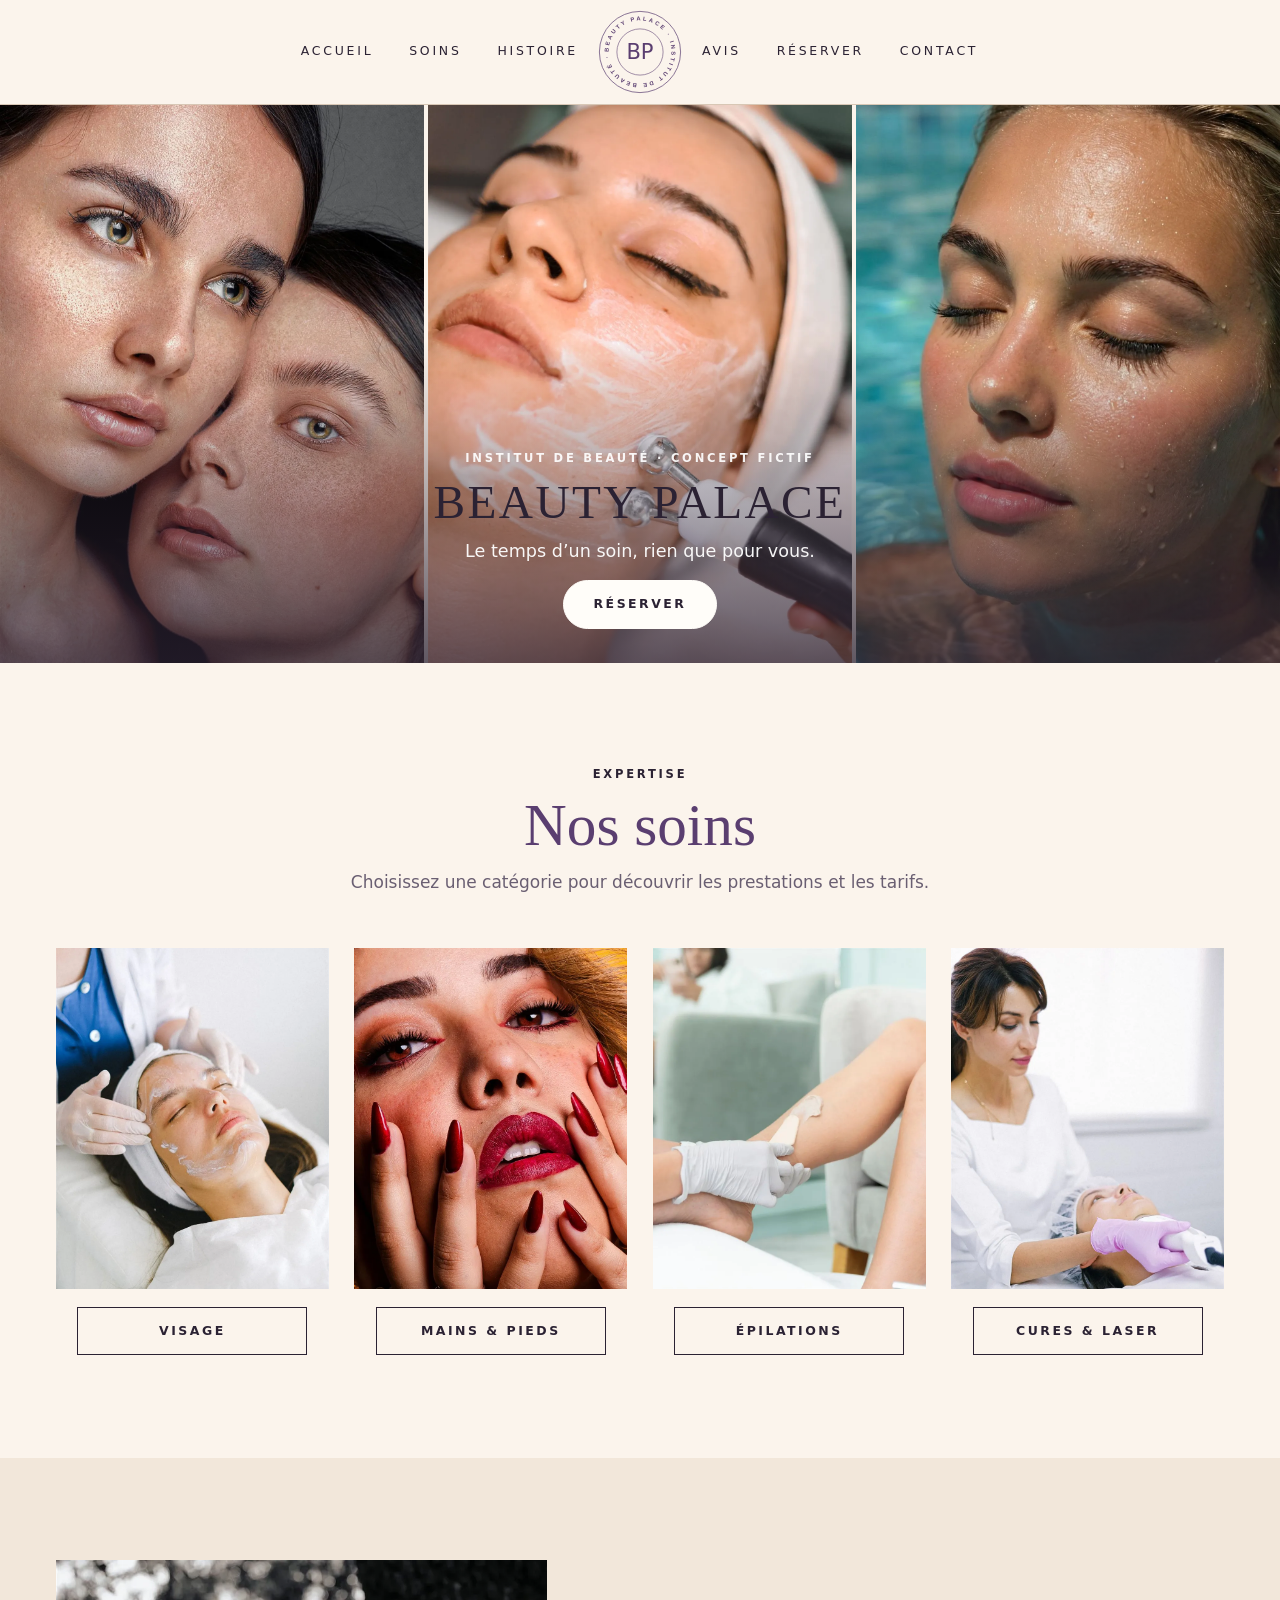
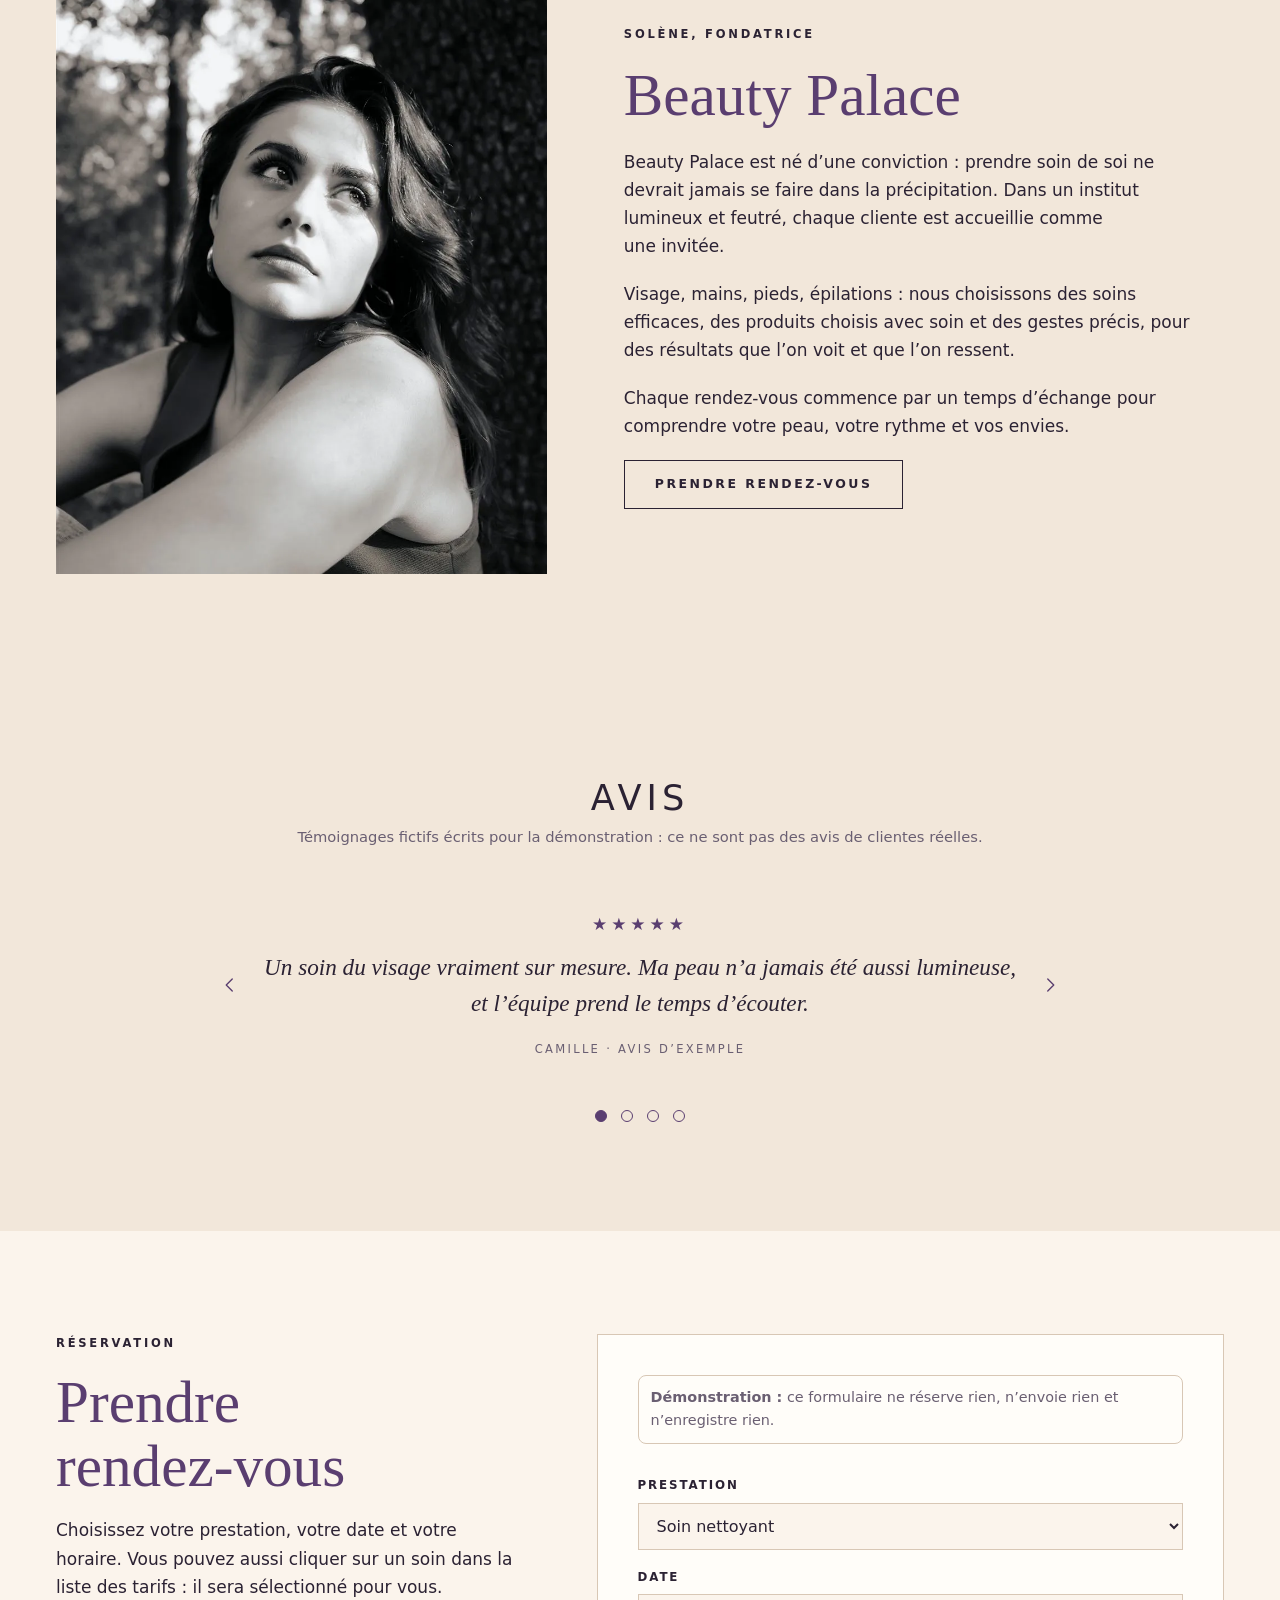
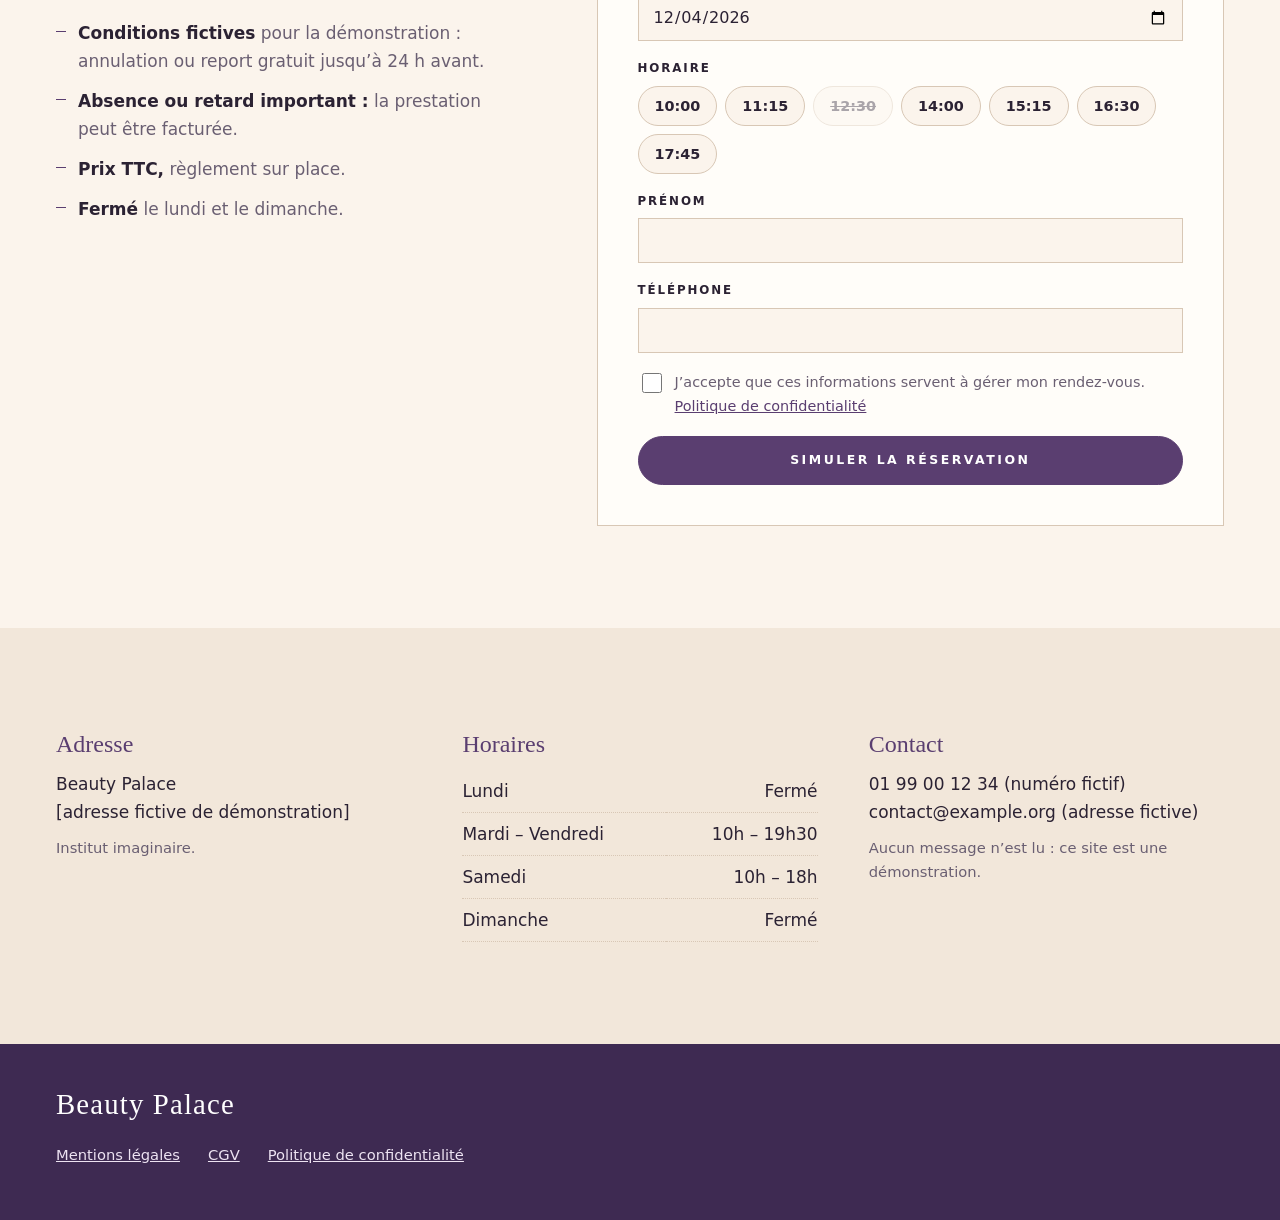
<file: beauty-palace/index.html>
<!doctype html>
<html lang="fr">
<head>
<meta charset="utf-8">
<meta name="viewport" content="width=device-width, initial-scale=1">
<meta name="robots" content="noindex, nofollow">
<title>Beauty Palace – démonstration (institut fictif)</title>
<meta name="description" content="Site de démonstration d’un institut de beauté fictif, réalisé par SolaWeb. Aucune activité réelle, aucune donnée collectée.">
<style>
/* Concept : maison de beauté crème et beige, rappels violine, carrousel paysage photo | texte, soins en cartes verticales. Polices système : aucune connexion à un service tiers. */
:root{
  --cream:#FBF4EC; --beige:#F2E7DA; --sand:#E4D3C0; --white:#FFFDF9;
  --violine:#5A3E70; --violine-d:#3E2A52; --blush:#E9CDD2;
  --ink:#2B2233; --mute:#6A5F72; --line:#D8C7B5;
  --display:"Didot","Bodoni 72","Bodoni MT","Hoefler Text","Iowan Old Style","Palatino Linotype",Palatino,Georgia,serif;
  --body:"Avenir Next","Avenir","Nunito Sans","Segoe UI","Helvetica Neue",system-ui,sans-serif;
  --photo:url("photos/fond-defaut.webp");
  color-scheme:light;
}
*{box-sizing:border-box}
html{scroll-behavior:smooth;scroll-padding-top:106px}.sec[id]{scroll-margin-top:calc(24px - clamp(56px,8vw,104px))}
body{margin:0;background:var(--cream);color:var(--ink);font:400 1.0625rem/1.65 var(--body);-webkit-font-smoothing:antialiased}
body::before{content:"";position:fixed;inset:0 0 auto;height:env(safe-area-inset-top,0px);z-index:60;background:var(--cream)}
h1,h2,h3,p{margin:0}
a{color:inherit}
button{font:inherit;color:inherit}
:focus-visible{outline:3px solid var(--violine);outline-offset:3px}
.in{max-width:1200px;margin:0 auto;padding-left:max(16px,env(safe-area-inset-left,0px));padding-right:max(16px,env(safe-area-inset-right,0px))}
.eyebrow{font-size:.72rem;letter-spacing:.24em;text-transform:uppercase;font-weight:600;color:var(--ink)}
.title{font-family:var(--display);font-weight:400;color:var(--violine);font-size:clamp(2.3rem,5.2vw,3.7rem);line-height:1.08;text-wrap:balance}
.sec{padding-block:clamp(56px,8vw,104px)}
.skip{position:absolute;left:-999px;top:8px;background:var(--violine);color:#fff;padding:10px 16px;z-index:100}
.skip:focus{left:16px}

/* bandeau haut */
.tb{background:var(--violine);color:#fff;font-size:.85rem;letter-spacing:.03em}
.tb .in{display:flex;justify-content:space-between;gap:8px 24px;flex-wrap:wrap;padding-block:9px}

/* en-tête */
.hd{position:sticky;top:env(safe-area-inset-top,0px);z-index:50;background:var(--cream);border-bottom:1px solid var(--line)}
.hd .in{display:grid;grid-template-columns:1fr auto 1fr;align-items:center;gap:20px;padding-block:10px}
.hd nav{display:flex;gap:clamp(14px,2.8vw,42px)}
.hd .nl{justify-content:flex-end}
.hd nav a{font-size:.78rem;letter-spacing:.22em;text-transform:uppercase;text-decoration:none;padding-block:8px;border-bottom:1px solid transparent}
.hd nav a:hover{border-bottom-color:var(--violine);color:var(--violine)}
.logo{display:block;color:var(--violine);line-height:0;text-decoration:none}
.logo svg{width:84px;height:84px}
.burger{display:none;background:none;border:1px solid var(--violine);color:var(--violine);padding:9px 16px;letter-spacing:.2em;text-transform:uppercase;font-size:.72rem;font-weight:600;cursor:pointer;border-radius:999px}

/* boutons */
.btn{display:inline-block;background:var(--violine);color:#fff;border:1px solid var(--violine);padding:13px 30px;font-size:.78rem;letter-spacing:.2em;text-transform:uppercase;font-weight:600;text-decoration:none;cursor:pointer;border-radius:999px;text-align:center}
.btn:hover{background:var(--violine-d);border-color:var(--violine-d)}
.btn.w{background:var(--white);color:var(--ink);border-color:var(--white)}
.btn.w:hover{background:var(--violine);color:#fff;border-color:var(--violine)}
.btn.o{background:transparent;color:var(--ink);border-color:var(--ink);border-radius:0}
.btn.o:hover,.btn.o[aria-pressed="true"]{background:var(--violine);color:#fff;border-color:var(--violine)}

/* photos et emplacements */
.slide.mont{position:relative}.hero-tx{position:absolute;left:0;right:0;bottom:0;display:flex;flex-direction:column;align-items:center;gap:8px;padding:clamp(48px,9vw,110px) 20px clamp(18px,3vw,34px);text-align:center;color:#fff;background:linear-gradient(to top,rgba(43,34,51,.74),rgba(43,34,51,0))}.hero-tx .eyebrow{color:#fff;opacity:.92}.hero-tx h1{font:400 clamp(1.7rem,3.6vw,2.9rem)/1.1 var(--display);text-transform:uppercase;letter-spacing:.08em;color:#fff;margin:0}.hero-tx .acc{margin:0 0 6px;font-size:clamp(.95rem,1.4vw,1.1rem);opacity:.95}
.ig-logo{display:inline-flex;align-items:center;color:inherit;opacity:.92;line-height:0}.ig-logo:hover,.ig-logo:focus-visible{opacity:1;transform:scale(1.1)}.ig-row{margin-top:6px}
.ph{position:relative;overflow:hidden;background:var(--g,linear-gradient(135deg,#E6D2C0,#D5B9A6 55%,#C4A296))}
.ph::before{content:"";position:absolute;inset:0;background:radial-gradient(120% 90% at 85% 15%,rgba(255,255,255,.45),transparent 55%),radial-gradient(90% 80% at 10% 100%,rgba(90,62,112,.28),transparent 60%)}
.ph::after{content:"Photo à ajouter";position:absolute;left:14px;bottom:12px;font-size:.68rem;letter-spacing:.2em;text-transform:uppercase;color:rgba(43,34,51,.55)}
.slide.mont{grid-template-columns:repeat(3,minmax(0,1fr));gap:4px;aspect-ratio:auto;max-height:none;height:clamp(300px,62vh,640px)}.slide.mont .ph{aspect-ratio:auto;min-height:0;height:100%}.hero:has(.mont) .ctl{display:none}
.ph.real{background:var(--photo) center var(--pos,42%)/cover no-repeat}
.ph.real::before,.ph.real::after{content:none}
.g2{--g:linear-gradient(135deg,#EBDCCB,#D9C0B8 55%,#BFA3B5)}
.g3{--g:linear-gradient(135deg,#E9D8C8,#CDB5C3 60%,#9C83AE)}
.g4{--g:linear-gradient(135deg,#F0E1D2,#E1C8B5 55%,#CFAFA5)}
.g5{--g:linear-gradient(135deg,#E4D6CC,#C9B3C8 55%,#8E769F)}

/* carrousel d'accueil */
.slide{display:none;grid-template-columns:minmax(0,1fr);min-height:0;aspect-ratio:16/9;max-height:calc(100vh - 150px)}
.slide.on{display:grid;animation:fade .7s ease}
@keyframes fade{from{opacity:0}to{opacity:1}}
.slide .ph{min-height:260px}
.slide .tx{display:flex;flex-direction:column;align-items:center;justify-content:center;gap:22px;text-align:center;padding:clamp(28px,5vw,72px) max(24px,env(safe-area-inset-right,0px)) clamp(28px,5vw,72px) clamp(24px,5vw,72px)}
.slide h1,.slide h2.h{font-family:var(--display);font-weight:400;text-transform:uppercase;letter-spacing:.05em;font-size:clamp(1.8rem,3.7vw,3.2rem);line-height:1.12;color:var(--ink);text-wrap:balance}
.slide .sub{color:var(--mute);max-width:30em;text-wrap:pretty}
.slide .fine{font-size:.78rem;letter-spacing:.06em;text-transform:uppercase;color:var(--mute)}
.ctl{display:flex;justify-content:center;align-items:center;gap:6px;padding:12px 16px;background:var(--cream);border-bottom:1px solid var(--line)}
.ar,.pz{background:none;border:0;cursor:pointer;color:var(--violine);width:40px;height:40px;border-radius:50%;display:grid;place-items:center}
.ar:hover,.pz:hover{background:var(--beige)}
.ar svg{width:18px;height:18px}
.pz{width:auto;padding:0 12px;font-size:.7rem;letter-spacing:.18em;text-transform:uppercase;font-weight:600;border-radius:999px}
.dots{display:flex}
.dots button{width:26px;height:26px;background:none;border:0;cursor:pointer;display:grid;place-items:center;padding:0}
.dots button::before{content:"";width:10px;height:10px;border-radius:50%;border:1.5px solid var(--violine)}
.dots button[aria-current="true"]::before{background:var(--violine)}

/* histoire */
.hist{background:var(--beige)}
.hist .in{display:grid;grid-template-columns:minmax(0,.9fr) minmax(0,1.1fr);gap:clamp(28px,6vw,88px);align-items:center}
.hist .ph{aspect-ratio:4/5;width:100%}
.hist .tx{display:flex;flex-direction:column;gap:20px;align-items:flex-start}
.hist p{max-width:34em;text-wrap:pretty}
.stats{display:grid;grid-template-columns:repeat(4,minmax(0,1fr));gap:18px;width:100%;padding-block:22px;border-block:1px solid var(--line);margin-block:6px}
.stats b{display:block;font:400 clamp(1.7rem,3vw,2.4rem)/1.1 var(--display);color:var(--violine);font-variant-numeric:tabular-nums}
.stats span{font-size:.7rem;letter-spacing:.14em;text-transform:uppercase;color:var(--mute)}

/* soins */
.head{text-align:center;display:flex;flex-direction:column;gap:10px;align-items:center;margin-bottom:clamp(30px,4vw,52px)}
.head p{color:var(--mute);max-width:36em}
.cards{display:grid;grid-template-columns:repeat(4,minmax(0,1fr));gap:clamp(14px,2vw,26px)}
.card{display:flex;flex-direction:column;gap:18px;align-items:center}
.card .ph{aspect-ratio:4/5;width:100%}
.card .btn{width:100%;max-width:230px;padding-inline:14px}

/* tarifs */
.panel[hidden]{display:none}.panel{background:var(--white);border:1px solid var(--line);max-width:920px;margin:clamp(28px,4vw,48px) auto 0;padding:clamp(22px,4vw,48px)}
.panel h3.cat{font:400 clamp(1.7rem,3vw,2.3rem)/1.1 var(--display);color:var(--violine);text-align:center;margin-bottom:6px}
.hint{text-align:center;color:var(--mute);font-size:.9rem;margin-bottom:6px}
.grp h4{font:400 1.3rem/1.2 var(--display);color:var(--violine);text-transform:uppercase;letter-spacing:.04em;margin:30px 0 6px;display:flex;flex-wrap:wrap;gap:4px 12px;align-items:baseline}
.grp h4 small{font:600 .68rem var(--body);letter-spacing:.2em;color:var(--mute)}
.grp .intro{color:var(--mute);font-size:.94rem;max-width:42em;margin-bottom:4px;text-wrap:pretty}
.row{display:flex;align-items:baseline;gap:8px;width:100%;background:none;border:0;border-radius:3px;padding:9px 8px;text-align:left;cursor:pointer;font-size:.88rem;letter-spacing:.06em;text-transform:uppercase;font-weight:600;color:var(--ink)}
.row:hover{background:var(--cream)}
.row .n{min-width:0}
.row small{font-size:.76rem;font-weight:400;text-transform:none;letter-spacing:0;color:var(--mute);margin-left:8px;white-space:nowrap}
.row i{flex:1;min-width:16px;border-bottom:2px dotted var(--line);transform:translateY(-3px)}
.row b{color:var(--violine);white-space:nowrap;font-variant-numeric:tabular-nums}
.d{margin:-2px 8px 6px;font-style:italic;color:var(--mute);font-size:.92rem;text-wrap:pretty}

/* avis */
.avis{background:var(--beige);text-align:center}
.avis .title{color:var(--ink);font-family:var(--body);font-weight:500;text-transform:uppercase;letter-spacing:.14em;font-size:clamp(1.6rem,3vw,2.2rem)}
.score{margin-top:10px;color:var(--mute)}
.score b{font:400 2rem var(--display);color:var(--violine);margin-right:8px}
.rv{position:relative;max-width:860px;margin:36px auto 0;min-height:200px;display:grid;grid-template-columns:auto minmax(0,1fr) auto;align-items:center;gap:10px}
.rv .sl{display:none}
.rv .sl.on{display:block;animation:fade .5s ease}
.rv .sw{grid-column:2}
.rv q{display:block;quotes:none;font:italic 400 clamp(1.15rem,2.1vw,1.45rem)/1.55 var(--display);text-wrap:pretty}
.rv cite{display:block;margin-top:18px;font-style:normal;font-size:.72rem;letter-spacing:.2em;text-transform:uppercase;color:var(--mute)}
.stars{color:var(--violine);letter-spacing:4px;margin-bottom:12px}
.avis .dots{justify-content:center;margin-top:18px}

/* rendez-vous */
.rdv .in{display:grid;grid-template-columns:minmax(0,.85fr) minmax(0,1.15fr);gap:clamp(28px,6vw,80px);align-items:start}
.rdv .tx{display:flex;flex-direction:column;gap:18px}
.rdv ul{margin:0;padding:0;list-style:none;display:grid;gap:12px}
.rdv li{padding-left:22px;position:relative;color:var(--mute)}
.rdv li::before{content:"";position:absolute;left:0;top:.7em;width:10px;height:1px;background:var(--violine)}
.rdv li b{color:var(--ink);font-weight:600}
form{background:var(--white);border:1px solid var(--line);padding:clamp(20px,3.4vw,40px);display:grid;gap:18px}
label,.lb{display:grid;gap:7px;font-size:.74rem;letter-spacing:.16em;text-transform:uppercase;font-weight:600}
input,select{font:400 1rem var(--body);letter-spacing:0;text-transform:none;color:var(--ink);background:var(--cream);border:1px solid var(--line);border-radius:0;padding:12px 14px;width:100%;min-width:0}
.slots{display:flex;flex-wrap:wrap;gap:8px}
.slot{font:600 .9rem var(--body);color:var(--ink);background:var(--cream);border:1px solid var(--line);padding:9px 16px;cursor:pointer;border-radius:999px;min-height:40px}
.slot:hover:not(:disabled){border-color:var(--violine)}
.slot[aria-pressed="true"]{background:var(--violine);color:#fff;border-color:var(--violine)}
.slot:disabled{opacity:.4;text-decoration:line-through;cursor:not-allowed}
.closed{color:var(--mute);font-size:.95rem;text-transform:none;letter-spacing:0;font-weight:400}
.chk{display:flex;gap:10px;align-items:flex-start;text-transform:none;letter-spacing:0;font-weight:400;font-size:.9rem;color:var(--mute)}
.chk input{width:20px;height:20px;margin-top:2px;flex:none;accent-color:var(--violine)}
.chk button{background:none;border:0;padding:0;text-decoration:underline;cursor:pointer;color:var(--violine)}
#ok{display:none;background:var(--cream);border-left:3px solid var(--violine);padding:16px 18px;text-transform:none;letter-spacing:0;font-weight:400;font-size:.95rem}

/* infos */
.info{background:var(--beige)}
.ig{display:grid;grid-template-columns:repeat(3,minmax(0,1fr));gap:clamp(24px,4vw,56px)}
.ig h3{font:400 1.5rem var(--display);color:var(--violine);margin-bottom:12px}
.ig table{border-collapse:collapse;width:100%}
.ig td{padding:7px 0;border-bottom:1px dotted var(--line)}
.ig td:last-child{text-align:right;font-variant-numeric:tabular-nums}
.ig p{color:var(--ink)}
.ig .m{color:var(--mute);font-size:.92rem;margin-top:10px}

/* pied de page */
footer{background:var(--violine-d);color:#EDE3F2;padding-block:44px 52px;font-size:.92rem}
footer .in{display:grid;gap:22px}
footer .w{font:400 1.8rem var(--display);color:#fff;letter-spacing:.04em}
footer .lk{display:flex;flex-wrap:wrap;gap:8px 28px}
footer .lk button{background:none;border:0;padding:0;cursor:pointer;color:#EDE3F2;text-decoration:underline;font-size:.92rem}
footer .demo{opacity:.82;max-width:52em}

/* l’en-tête garde sa hauteur réelle : aucune section n’est cachée dessous */
function hh(){document.documentElement.style.scrollPaddingTop=($("#hd").offsetHeight+1)+"px"}hh();window.addEventListener("resize",hh);
/* fenêtres légales */
dialog{width:min(720px,calc(100vw - 32px));max-height:86vh;border:0;padding:0;background:var(--white);color:var(--ink);overflow:auto}
dialog::backdrop{background:rgba(30,18,40,.6)}
.dh{position:sticky;top:0;display:flex;justify-content:space-between;align-items:center;gap:16px;background:var(--white);padding:18px 24px;border-bottom:1px solid var(--line)}
.dh h2{font:400 1.6rem var(--display);color:var(--violine)}
.dh button{background:none;border:1px solid var(--ink);padding:8px 16px;cursor:pointer;font-size:.72rem;letter-spacing:.18em;text-transform:uppercase;font-weight:600}
.db{padding:8px 24px 28px}
.db h3{font:400 1.2rem var(--display);color:var(--violine);margin:22px 0 4px}
.db p{color:var(--ink);font-size:.97rem}
.db .ph1{background:var(--beige);padding:2px 6px}

/* mobile */
@media (max-width:1000px){
  .cards{grid-template-columns:repeat(2,minmax(0,1fr))}
  .hist .in,.rdv .in{grid-template-columns:minmax(0,1fr)}
  .hist .ph{max-height:520px;aspect-ratio:16/11}
  .ig{grid-template-columns:minmax(0,1fr)}
}
@media (max-width:900px){
  .hd .in{grid-template-columns:auto 1fr;gap:10px}
  .hd .logo svg{width:64px;height:64px}
  .burger{display:block;justify-self:end;order:-1}
  .hd .logo{order:-2}
  .hd nav{display:none;grid-column:1/-1;flex-direction:column;gap:0;padding-bottom:10px}
  .hd.open nav{display:flex}
  .hd nav a{padding-block:13px;border-bottom:1px solid var(--line)}
  .hd .nl{justify-content:flex-start}
}
@media (max-width:760px){
  .slide{grid-template-columns:minmax(0,1fr)}
  .slide{aspect-ratio:auto;max-height:none}.slide .ph{min-height:0;aspect-ratio:4/3}
  .slide.on .ph{order:-1}
  .stats{grid-template-columns:repeat(2,minmax(0,1fr))}
  .rv{grid-template-columns:minmax(0,1fr);}
  .rv .sw{grid-column:1}
  .rv .ar{display:none}
  .row{flex-wrap:wrap}
  .row i{display:none}
  .row b{margin-left:auto}
}
@media (max-width:480px){
  .cards{gap:12px}
  .card .btn{font-size:.68rem;letter-spacing:.12em}
}
@media (prefers-reduced-motion:reduce){
  html{scroll-behavior:auto}
  .slide.on,.rv .sl.on{animation:none}
}
.demo-bandeau{background:#2b1b35;color:#fff;text-align:center;padding:10px 16px;font-size:.88rem;line-height:1.4}.demo-bandeau b{font-weight:700}.note-fictif{margin:8px 0 0;color:var(--mute);font-size:.92rem}.note-demo{margin:0 0 14px;padding:10px 12px;border:1px solid var(--line);border-radius:8px;font-size:.9rem;color:var(--mute)}
</style>
</head>
<body>

<a class="skip" href="#soins">Aller au contenu</a>

<header class="hd" id="hd"><div class="in">
  <nav class="nl" aria-label="Menu principal"><a href="#accueil">Accueil</a><a href="#soins">Soins</a><a href="#histoire">Histoire</a></nav>
  <a class="logo" href="#accueil" aria-label="Beauty Palace, accueil">
    <svg viewBox="0 0 120 120" role="img" aria-hidden="true"><defs><path id="circ" d="M60 60m-45 0a45 45 0 1 1 90 0a45 45 0 1 1 -90 0"/></defs>
      <circle cx="60" cy="60" r="58" fill="none" stroke="currentColor" stroke-width="1"/><circle cx="60" cy="60" r="33" fill="none" stroke="currentColor" stroke-width=".8"/>
      <text font-size="8.2" font-family="Avenir Next,Avenir,Segoe UI,Helvetica Neue,sans-serif" font-weight="600" fill="currentColor"><textPath href="#circ" textLength="276" lengthAdjust="spacing">BEAUTY PALACE · INSTITUT DE BEAUTÉ ·</textPath></text>
      <text x="60" y="70" text-anchor="middle" font-size="30" font-family="Didot,Bodoni 72,Bodoni MT,Hoefler Text,Georgia,serif" fill="currentColor">BP</text></svg>
  </a>
  <nav class="nr" aria-label="Menu secondaire"><a href="#avis">Avis</a><a href="#rdv">Réserver</a><a href="#contact">Contact</a></nav>
  <button class="burger" id="burger" type="button" aria-expanded="false" aria-controls="hd">Menu</button>
</div></header>

<main>
<section id="accueil" class="hero" aria-roledescription="carrousel" aria-label="Offres du moment" data-car="hero">
  <div class="slide on mont">
    <div class="ph real" style="--photo:url(photos/accueil-1.webp);--pos:0%" role="img" aria-label="Deux femmes au teint lumineux, portrait de beauté"></div>
    <div class="ph real" style="--photo:url(photos/accueil-2.webp);--pos:20%" role="img" aria-label="Soin du visage avec massage aux billes métalliques"></div>
    <div class="ph real" style="--photo:url(photos/accueil-3.webp);--pos:25%" role="img" aria-label="Visage de femme à la peau éclatante, gouttes de rosée"></div>
    <div class="hero-tx"><span class="eyebrow">Institut de beauté · concept fictif</span><h1>Beauty Palace</h1><p class="acc">Le temps d’un soin, rien que pour vous.</p><a class="btn w" href="#rdv">Réserver</a></div>
  </div>
  <div class="ctl">
    <button class="ar" type="button" data-prev aria-label="Diapositive précédente"><svg viewBox="0 0 24 24" fill="none" stroke="currentColor" stroke-width="1.8" stroke-linecap="round" stroke-linejoin="round" aria-hidden="true"><path d="M15 4l-8 8 8 8"/></svg></button>
    <div class="dots" role="group" aria-label="Choisir une diapositive"></div>
    <button class="ar" type="button" data-next aria-label="Diapositive suivante"><svg viewBox="0 0 24 24" fill="none" stroke="currentColor" stroke-width="1.8" stroke-linecap="round" stroke-linejoin="round" aria-hidden="true"><path d="M9 4l8 8-8 8"/></svg></button>
    <button class="pz" type="button" data-pause aria-pressed="false">Pause</button>
  </div>
</section>

<section id="soins" class="sec"><div class="in">
  <div class="head"><span class="eyebrow">Expertise</span><h2 class="title">Nos soins</h2><p>Choisissez une catégorie pour découvrir les prestations et les tarifs.</p></div>
  <div class="cards" id="cards">
    <div class="card"><div class="ph real" style="--photo:url(photos/carte-1.webp)" role="img" aria-label="Soin du visage"></div><button class="btn o" type="button" data-cat="0" aria-pressed="false">Visage</button></div>
    <div class="card"><div class="ph real" role="img" aria-label="Ongles et lèvres assortis"></div><button class="btn o" type="button" data-cat="1" aria-pressed="false">Mains &amp; pieds</button></div>
    <div class="card"><div class="ph real" style="--photo:url(photos/carte-2.webp)" role="img" aria-label="Épilation"></div><button class="btn o" type="button" data-cat="2" aria-pressed="false">Épilations</button></div>
    <div class="card"><div class="ph real" style="--photo:url(photos/carte-3.webp)" role="img" aria-label="Cures et soin laser"></div><button class="btn o" type="button" data-cat="3" aria-pressed="false">Cures &amp; laser</button></div>
  </div>
  <div class="panel" id="panel" aria-live="polite"></div>
</div></section>

<section id="histoire" class="hist sec"><div class="in">
  <div class="ph real" style="--photo:url(photos/histoire.webp)" role="img" aria-label="Portrait en noir et blanc de la fondatrice"></div>
  <div class="tx">
    <span class="eyebrow">Solène, fondatrice</span>
    <h2 class="title">Beauty Palace</h2>
    <p>Beauty Palace est né d’une conviction : prendre soin de soi ne devrait jamais se faire dans la précipitation. Dans un institut lumineux et feutré, chaque cliente est accueillie comme une invitée.</p>
    <p>Visage, mains, pieds, épilations : nous choisissons des soins efficaces, des produits choisis avec soin et des gestes précis, pour des résultats que l’on voit et que l’on ressent.</p>
    <p>Chaque rendez-vous commence par un temps d’échange pour comprendre votre peau, votre rythme et vos envies.</p>
    
    <a class="btn o" href="#rdv">Prendre rendez-vous</a>
  </div>
</div></section>

<section id="avis" class="avis sec"><div class="in" data-car="rev">
  <h2 class="title">Avis</h2>
  <p class="note-fictif">Témoignages fictifs écrits pour la démonstration : ce ne sont pas des avis de clientes réelles.</p>
  <div class="rv">
    <button class="ar" type="button" data-prev aria-label="Avis précédent"><svg viewBox="0 0 24 24" fill="none" stroke="currentColor" stroke-width="1.8" stroke-linecap="round" stroke-linejoin="round" aria-hidden="true"><path d="M15 4l-8 8 8 8"/></svg></button>
    <div class="sw">
      <div class="sl on"><div class="stars" aria-label="5 étoiles sur 5">★★★★★</div><q>Un soin du visage vraiment sur mesure. Ma peau n’a jamais été aussi lumineuse, et l’équipe prend le temps d’écouter.</q><cite>Camille · avis d’exemple</cite></div>
      <div class="sl"><div class="stars" aria-label="5 étoiles sur 5">★★★★★</div><q>Un semi-permanent impeccable qui tient trois semaines. Cadre apaisant et accueil très chaleureux.</q><cite>Sofia · avis d’exemple</cite></div>
      <div class="sl"><div class="stars" aria-label="5 étoiles sur 5">★★★★★</div><q>Épilation rapide et douce, hygiène irréprochable. Je recommande sans hésiter.</q><cite>Nadia · avis d’exemple</cite></div>
      <div class="sl"><div class="stars" aria-label="5 étoiles sur 5">★★★★★</div><q>La cure de soins m’a convaincue : un résultat visible dès la troisième séance.</q><cite>Inès · avis d’exemple</cite></div>
    </div>
    <button class="ar" type="button" data-next aria-label="Avis suivant"><svg viewBox="0 0 24 24" fill="none" stroke="currentColor" stroke-width="1.8" stroke-linecap="round" stroke-linejoin="round" aria-hidden="true"><path d="M9 4l8 8-8 8"/></svg></button>
  </div>
  <div class="dots" role="group" aria-label="Choisir un avis"></div>
</div></section>

<section id="rdv" class="rdv sec"><div class="in">
  <div class="tx">
    <span class="eyebrow">Réservation</span>
    <h2 class="title">Prendre rendez-vous</h2>
    <p>Choisissez votre prestation, votre date et votre horaire. Vous pouvez aussi cliquer sur un soin dans la liste des tarifs : il sera sélectionné pour vous.</p>
    <ul>
      <li><b>Conditions fictives</b> pour la démonstration : annulation ou report gratuit jusqu’à 24 h avant.</li>
      <li><b>Absence ou retard important :</b> la prestation peut être facturée.</li>
      <li><b>Prix TTC,</b> règlement sur place.</li>
      <li><b>Fermé</b> le lundi et le dimanche.</li>
    </ul>
  </div>
  <form id="f" novalidate method="dialog">
<p class="note-demo"><strong>Démonstration :</strong> ce formulaire ne réserve rien, n’envoie rien et n’enregistre rien.</p>
<noscript><p class="note-demo">JavaScript est désactivé : la simulation de réservation est indisponible, aucune donnée n’est envoyée.</p></noscript>
    <label for="soin">Prestation<select id="soin" required></select></label>
    <label for="date">Date<input type="date" id="date" required></label>
    <div class="lb"><span id="lbl">Horaire</span><div class="slots" id="slots" role="group" aria-labelledby="lbl"></div></div>
    <label for="nom">Prénom<input id="nom" required autocomplete="given-name"></label>
    <label for="tel">Téléphone<input id="tel" type="tel" required autocomplete="tel"></label>
    <div class="chk"><input type="checkbox" id="ok1" required><label for="ok1" style="display:block;text-transform:none;letter-spacing:0;font-weight:400;font-size:.9rem;color:var(--mute)">J’accepte que ces informations servent à gérer mon rendez-vous. <button type="button" data-dlg="dConf">Politique de confidentialité</button></label></div>
    <button class="btn" type="submit">Simuler la réservation</button>
    <div id="ok" role="status"></div>
  </form>
</div></section>

<section id="contact" class="info sec"><div class="in ig">
  <div><h3>Adresse</h3><p>Beauty Palace<br>[adresse fictive de démonstration]</p><p class="m">Institut imaginaire.</p></div>
  <div><h3>Horaires</h3><table><tr><td>Lundi</td><td>Fermé</td></tr><tr><td>Mardi – Vendredi</td><td>10h – 19h30</td></tr><tr><td>Samedi</td><td>10h – 18h</td></tr><tr><td>Dimanche</td><td>Fermé</td></tr></table></div>
  <div><h3>Contact</h3><p>01 99 00 12 34 (numéro fictif)<br>contact@example.org (adresse fictive)</p><p class="m">Aucun message n’est lu : ce site est une démonstration.</p></div>
</div></section>
</main>

<footer><div class="in">
  <div class="w">Beauty Palace</div>
  <div class="lk"><button type="button" data-dlg="dMent">Mentions légales</button><button type="button" data-dlg="dCgv">CGV</button><button type="button" data-dlg="dConf">Politique de confidentialité</button></div>
</div></footer>

<dialog id="dMent" aria-labelledby="tMent">
  <div class="dh"><h2 id="tMent">Mentions légales</h2><button type="button" data-close>Fermer</button></div>
  <div class="db">
<h3>Nature du site</h3><p>Ce site est une démonstration réalisée par SolaWeb pour montrer le style d’un site d’institut de beauté. « Beauty Palace » est un institut imaginaire : il n’existe pas d’activité, de société ni d’adresse derrière ce site.</p>
<h3>Informations légales d’un site réel</h3><p>Pour un vrai institut, cette page indiquerait l’éditeur, son numéro d’immatriculation, le directeur de la publication, l’hébergeur et le médiateur de la consommation. Ces informations ne sont volontairement pas renseignées ici : elles seront fournies par le client réel.</p>
<h3>Crédits photos</h3><p>Photos issues de Pexels (Kerim Eveyik, Melinda Madai, Mohammadreza Babaei). Les licences et les droits de ces images restent à vérifier avant tout usage commercial.</p>
</div>
</dialog>

<dialog id="dCgv" aria-labelledby="tCgv">
  <div class="dh"><h2 id="tCgv">Conditions de réservation et de vente</h2><button type="button" data-close>Fermer</button></div>
  <div class="db">
<h3>Exemple non applicable</h3><p>Aucune prestation n’est vendue sur ce site de démonstration. Les prestations, durées, prix et conditions d’annulation affichés sont des exemples inventés.</p>
<h3>Pour un site réel</h3><p>Les conditions de réservation, de paiement, d’annulation, de cures et de cartes cadeau seraient rédigées avec l’institut puis relues par un professionnel du droit.</p>
</div>
</dialog>

<dialog id="dConf" aria-labelledby="tConf">
  <div class="dh"><h2 id="tConf">Politique de confidentialité</h2><button type="button" data-close>Fermer</button></div>
  <div class="db">
<h3>Aucune donnée collectée</h3><p>Le formulaire de réservation de cette démonstration est une simulation : ce que vous saisissez reste dans la page, n’est ni envoyé, ni enregistré, ni transmis à un tiers.</p>
<h3>Cookies et traceurs</h3><p>Ce site n’utilise aucun cookie ni outil de mesure d’audience ou de publicité. Il ne charge aucune ressource externe.</p>
<h3>Pour un site réel</h3><p>La politique de confidentialité préciserait le responsable du traitement, les données collectées, leur durée de conservation et les droits des personnes. Elle serait établie avec le client réel.</p>
</div>
</dialog>

<script>
(function(){
var reduce=window.matchMedia&&window.matchMedia("(prefers-reduced-motion: reduce)").matches;
function $(s,r){return (r||document).querySelector(s)}
function $$(s,r){return [].slice.call((r||document).querySelectorAll(s))}

/* données issues de la plaquette tarifaire : [nom, durée, prix, description] */
var C=[
{l:"Visage",g:[
 {t:"Soins du visage",i:[["Soin nettoyant","30 min","38 €"],["Option vapeur","20 min","12 €"]]},
 {t:"Soins signature",i:[
  ["Soin aux huiles essentielles","50 min","60 €","Soin beauté aux huiles essentielles, adapté à chaque type de peau."],
  ["Soin oxygénant","50 min","70 €","Soin oxygénant et détoxifiant."],
  ["Soin Dermopeeling","50 min","80 €","Soin rénovateur de peau grâce aux acides de fruits."],
  ["Soin hydratation intense","50 min","90 €","Hydratation intense et repulpante grâce aux acides hyaluroniques de haut et bas poids moléculaire."],
  ["Soin fermeté","50 min","96 €","Soin lifting fermeté global immédiat : visage, cou et décolleté."],
  ["Soin anti-âge global","60 min","100 €","Soin immunité anti-âge : mains, visage, cou et décolleté."]]},
 {t:"Soins haute technologie",intro:"Une nouvelle ère alliant haute technologie, expertise esthétique et actifs de pointe, pour une réponse sur mesure aux besoins de chaque peau.",i:[
  ["Soin haute technologie","60 min","75 €"],["Soin haute technologie anti-âge","60 min","80 €"],["Soin lifting haute technologie","60 min","85 €"],["Soin lifting yeux","40 min","60 €"]]},
 {t:"Soin anti-âge ciblé",intro:"Un soin anti-âge qui agit sur toutes les zones du visage pour lisser et raffermir.",i:[["Soin anti-âge ciblé","30 min","141 €"]]}
]},
{l:"Mains & pieds",g:[
 {t:"Manucure et pédicure",i:[["Manucure","35 min","30 €"],["Soin pédipeeling","30 min","39 €"],["Option ongle soin pieds","10 min","8 €"]]},
 {t:"Vernis et semi-permanent",i:[["Vernis classique","","15 €"],["Semi-permanent couleur","25 min","30 €"],["Semi-permanent French","30 min","33 €"],["Dépose de semi-permanent","20 min","15 €"]]},
 {t:"Gel",i:[["Pose complète gel","90 min","57 €"],["Kapping ou remplissage","90 min","46 €"],["Flash gel","45 min","30 €"],["Dépose de gel","30 min","30 €"],["Remplacement","","10 €"]]},
 {t:"Nail art",i:[["Décoration, à partir de","","1 €"],["Baby boomer","","12 €"]]}
]},
{l:"Épilations",g:[
 {t:"Épilation à la cire, avec bandes",i:[["½ bras","10 min","14 €"],["Bras complet","15 min","19 €"],["⅓ jambes ou cuisses","15 min","19 €"],["¾ jambes","","26 €"],["Jambes entières","25 min","29 €"]]},
 {t:"Épilation à la cire, sans bandes",i:[["Lèvres","10 min","11 €"],["Sourcils","10 min","11 €"],["Création de sourcils","15 min","16 €"],["Zone visage","10 min","11 €"],["Aisselles","10 min","14 €"],["Maillot classique","10 min","14 €"],["Maillot brésilien","15 min","18 €"],["Maillot semi ou intégral","20–30 min","29 €"]]},
 {t:"Forfaits spéciaux",i:[["Forfait épilation visage, 3 zones","","dès 29,70 €"]]}
]},
{l:"Cures & laser",g:[
 {t:"Cures de soins",intro:"L’intérêt d’une cure : un résultat plus efficace et qui dure. Tous les soins du visage ou du corps peuvent s’effectuer en cure, avec un prix dégressif en fonction du nombre de séances.",i:[["Cure de soins visage ou corps","","prix dégressif"]]},
 {t:"Laser",intro:"Pour accéder aux séances de laser, une séance de diagnostic est obligatoire afin d’examiner la peau et de déterminer le phototype et le type de poil. Un questionnaire de santé est à remplir avant les séances.",i:[["Consultation laser","","offerte"]]}
]}
];

var panel=$("#panel"),sel=$("#soin"),cards=$$("[data-cat]");
function showCat(k){
  cards.forEach(function(b,j){b.setAttribute("aria-pressed",j===k?"true":"false")});
  var h='<h3 class="cat">'+C[k].l+'</h3><p class="hint">Cliquez sur une prestation pour la réserver.</p>';
  C[k].g.forEach(function(g){
    h+='<div class="grp"><h4>'+g.t+(g.b?'<small>'+g.b.toUpperCase()+'</small>':'')+'</h4>'+(g.intro?'<p class="intro">'+g.intro+'</p>':'');
    g.i.forEach(function(x){
      h+='<button type="button" class="row" data-n="'+x[0]+'"><span class="n">'+x[0]+(x[1]?'<small>'+x[1]+'</small>':'')+'</span><i></i><b>'+x[2]+'</b></button>'+(x[3]?'<p class="d">'+x[3]+'</p>':'');
    });
    h+='</div>';
  });
  panel.innerHTML=h;panel.hidden=false;
}
C.forEach(function(c){
  var og=document.createElement("optgroup");og.label=c.l;
  c.g.forEach(function(g){g.i.forEach(function(x){var o=document.createElement("option");o.value=o.textContent=x[0];og.appendChild(o)})});
  sel.appendChild(og);
});
cards.forEach(function(b){b.addEventListener("click",function(){if(b.getAttribute("aria-pressed")==="true"){b.setAttribute("aria-pressed","false");panel.hidden=true;return}showCat(+b.getAttribute("data-cat"));panel.scrollIntoView({behavior:reduce?"auto":"smooth",block:"start"})})});
panel.hidden=true;
function pick(name){
  for(var i=0;i<sel.options.length;i++){if(sel.options[i].value===name){sel.selectedIndex=i;break}}
}
panel.addEventListener("click",function(e){
  var r=e.target.closest(".row");if(!r)return;
  pick(r.getAttribute("data-n"));
  $("#rdv").scrollIntoView({behavior:reduce?"auto":"smooth"});
});
$$("[data-s]").forEach(function(a){a.addEventListener("click",function(){pick(a.getAttribute("data-s"))})});

/* carrousels */
function carousel(root,auto,slideSel){
  var slides=$$(slideSel,root),dots=$(".dots",root),n=slides.length,i=0,timer=null,userPaused=false,hover=false;
  var pz=$("[data-pause]",root),btns=[];
  slides.forEach(function(s,k){
    var b=document.createElement("button");b.type="button";b.setAttribute("aria-label","Aller à la diapositive "+(k+1));
    b.addEventListener("click",function(){go(k);restart()});dots.appendChild(b);btns.push(b);
  });
  function go(k){
    i=(k+n)%n;
    slides.forEach(function(s,j){s.classList.toggle("on",j===i)});
    btns.forEach(function(b,j){if(j===i)b.setAttribute("aria-current","true");else b.removeAttribute("aria-current")});
  }
  function stop(){if(timer){clearInterval(timer);timer=null}}
  function start(){stop();if(auto&&!reduce&&!userPaused&&!hover)timer=setInterval(function(){go(i+1)},6500)}
  function restart(){start()}
  $$("[data-prev]",root).forEach(function(b){b.addEventListener("click",function(){go(i-1);restart()})});
  $$("[data-next]",root).forEach(function(b){b.addEventListener("click",function(){go(i+1);restart()})});
  if(pz){
    if(reduce||!auto){pz.hidden=true}
    pz.addEventListener("click",function(){userPaused=!userPaused;pz.setAttribute("aria-pressed",userPaused?"true":"false");pz.textContent=userPaused?"Lecture":"Pause";start()});
  }
  root.addEventListener("mouseenter",function(){hover=true;stop()});
  root.addEventListener("mouseleave",function(){hover=false;start()});
  root.addEventListener("focusin",function(){hover=true;stop()});
  root.addEventListener("focusout",function(){hover=false;start()});
  go(0);start();
}
carousel($("[data-car=hero]"),true,".slide");
carousel($("[data-car=rev]"),false,".sl");

/* formulaire de rendez-vous */
var d=$("#date"),sl=$("#slots"),chosen=null;
var wk=["10:00","11:15","12:30","14:00","15:15","16:30","17:45"],sat=["10:00","11:15","12:30","14:00","15:15","16:30"];
function iso(dt){dt=new Date(dt.getTime()-dt.getTimezoneOffset()*60000);return dt.toISOString().slice(0,10)}
function isClosed(v){var g=new Date(v+"T12:00:00").getDay();return g===0||g===1}
var t=new Date();while(isClosed(iso(t)))t.setDate(t.getDate()+1);
d.min=iso(new Date());d.value=iso(t);
function render(){
  sl.innerHTML="";chosen=null;
  if(!d.value)return;
  if(isClosed(d.value)){var p=document.createElement("p");p.className="closed";p.textContent="L’institut est fermé le lundi et le dimanche. Choisissez une autre date.";sl.appendChild(p);return}
  var day=new Date(d.value+"T12:00:00").getDay(),list=day===6?sat:wk,seed=parseInt(d.value.replace(/-/g,"").slice(-4),10)||0;
  list.forEach(function(h,k){
    var b=document.createElement("button");b.type="button";b.className="slot";b.textContent=h;b.setAttribute("aria-pressed","false");
    if((seed+k*3)%5===0)b.disabled=true;
    b.addEventListener("click",function(){$$(".slot",sl).forEach(function(x){x.setAttribute("aria-pressed","false")});b.setAttribute("aria-pressed","true");chosen=h});
    sl.appendChild(b);
  });
}
d.addEventListener("change",render);render();
$("#f").addEventListener("submit",function(e){
  e.preventDefault();
  var ok=$("#ok");ok.style.display="block";
  var nom=$("#nom").value.trim(),tel=$("#tel").value.trim();
  if(!d.value||isClosed(d.value)){ok.textContent="Choisissez une date d’ouverture (du mardi au samedi).";return}
  if(!chosen){ok.textContent="Choisissez un horaire pour continuer.";return}
  if(!nom||!tel){ok.textContent="Indiquez votre prénom et votre numéro de téléphone.";return}
  if(!$("#ok1").checked){ok.textContent="Cochez la case pour poursuivre la simulation.";return}
  var dt=new Date(d.value+"T12:00:00").toLocaleDateString("fr-FR",{weekday:"long",day:"numeric",month:"long"});
  ok.textContent="Simulation terminée : "+nom+", voici ce qui aurait été demandé – « "+sel.value+" » le "+dt+" à "+chosen+". Aucune réservation n’a été créée et aucune donnée n’a été envoyée ni enregistrée.";
});

/* menu mobile */
var hd=$("#hd"),bg=$("#burger");
bg.addEventListener("click",function(){var o=hd.classList.toggle("open");bg.setAttribute("aria-expanded",o?"true":"false")});
$$("#hd nav a").forEach(function(a){a.addEventListener("click",function(){hd.classList.remove("open");bg.setAttribute("aria-expanded","false")})});

/* l’en-tête garde sa hauteur réelle : aucune section n’est cachée dessous */
function hh(){document.documentElement.style.scrollPaddingTop=($("#hd").offsetHeight+1)+"px"}hh();window.addEventListener("resize",hh);
/* fenêtres légales */
$$("[data-dlg]").forEach(function(b){b.addEventListener("click",function(){var dl=document.getElementById(b.getAttribute("data-dlg"));if(dl&&dl.showModal)dl.showModal()})});
$$("dialog").forEach(function(dl){
  dl.addEventListener("click",function(e){if(e.target===dl)dl.close()});
  $$("[data-close]",dl).forEach(function(b){b.addEventListener("click",function(){dl.close()})});
});
})();
</script>
</body>
</html>
</file>
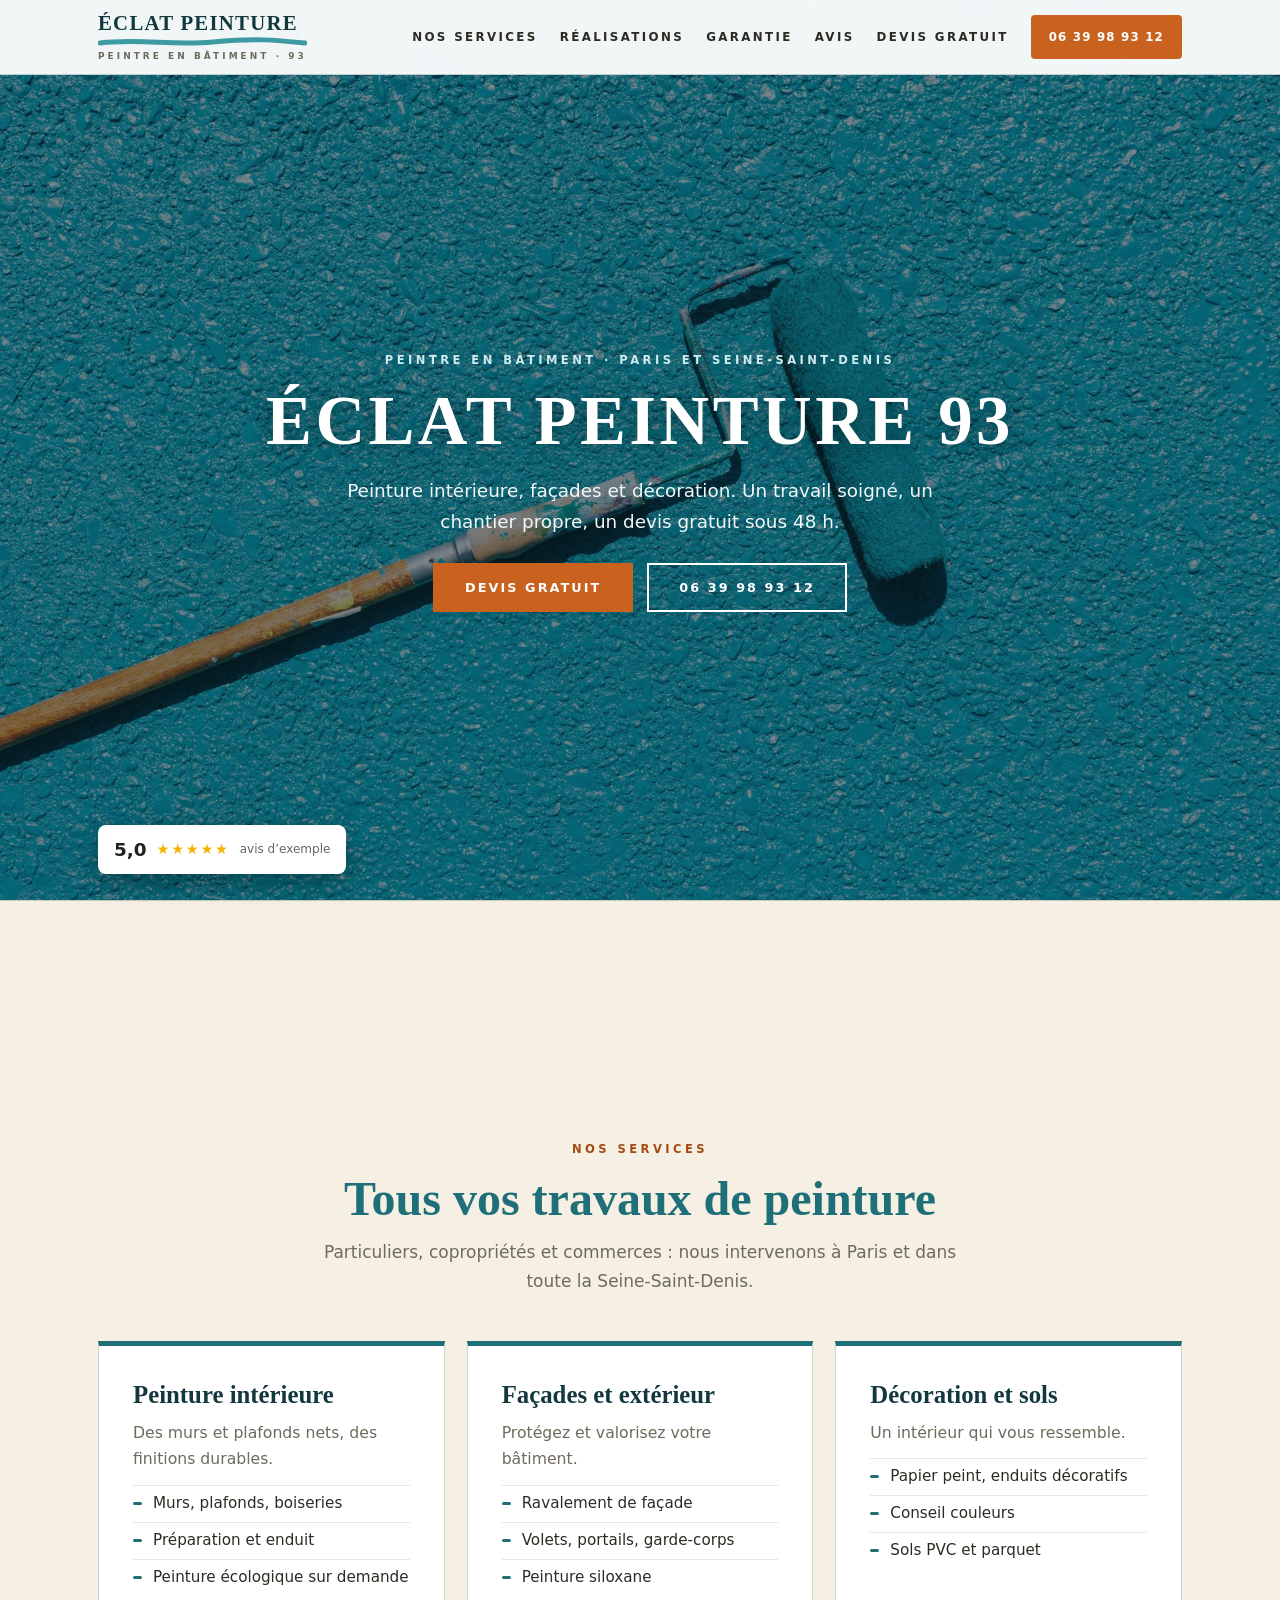
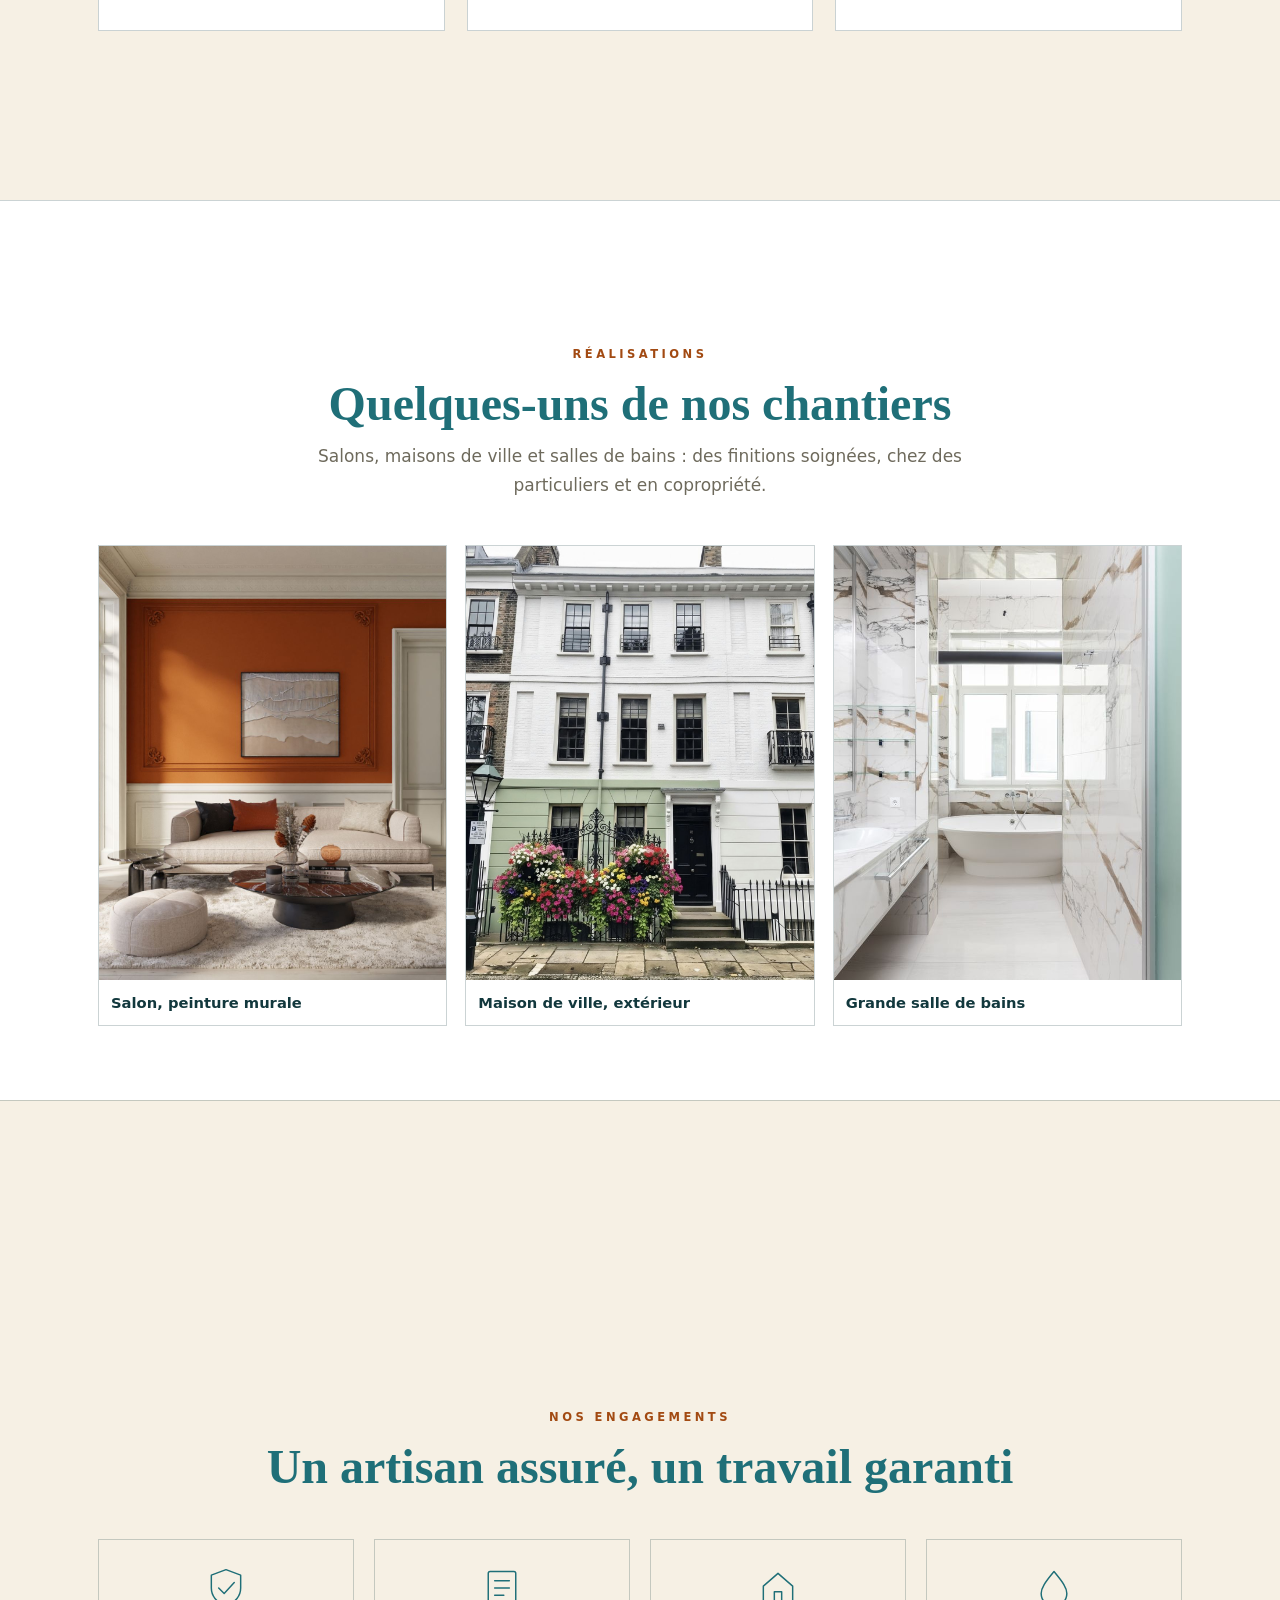
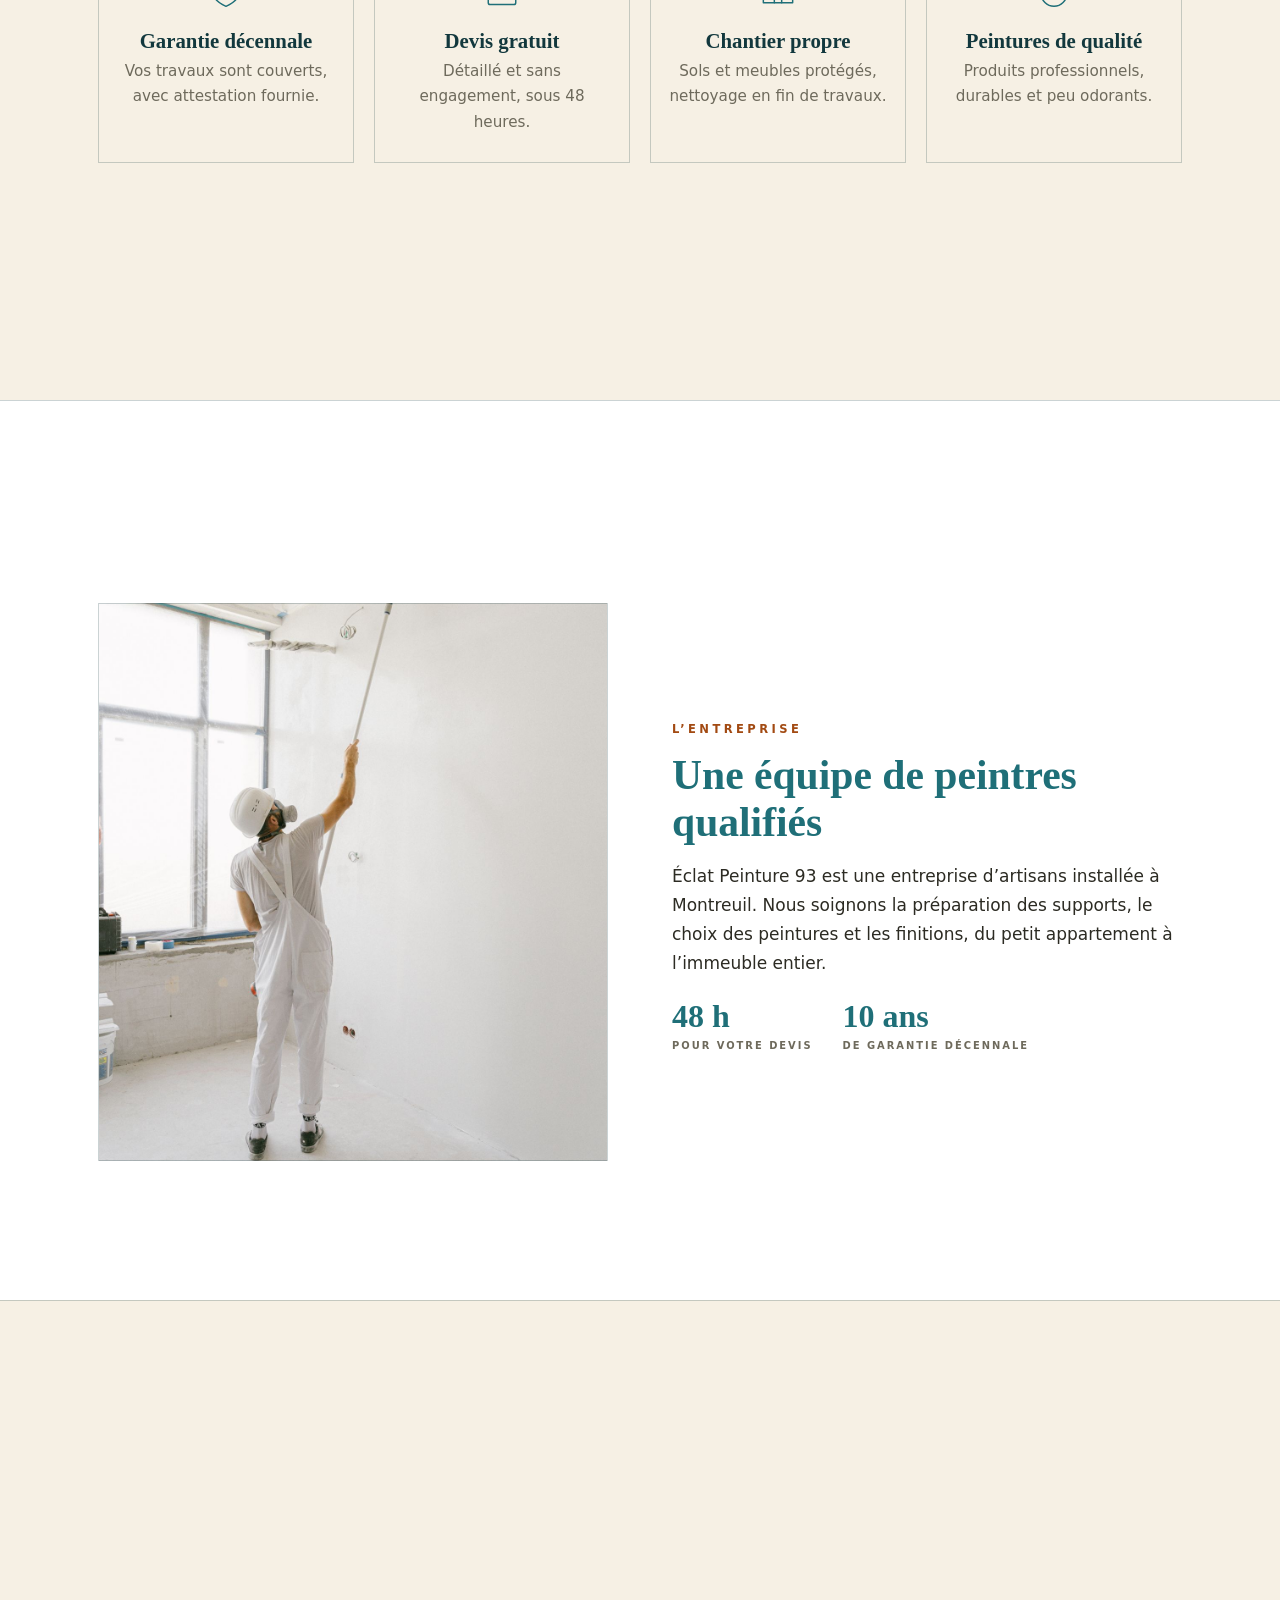
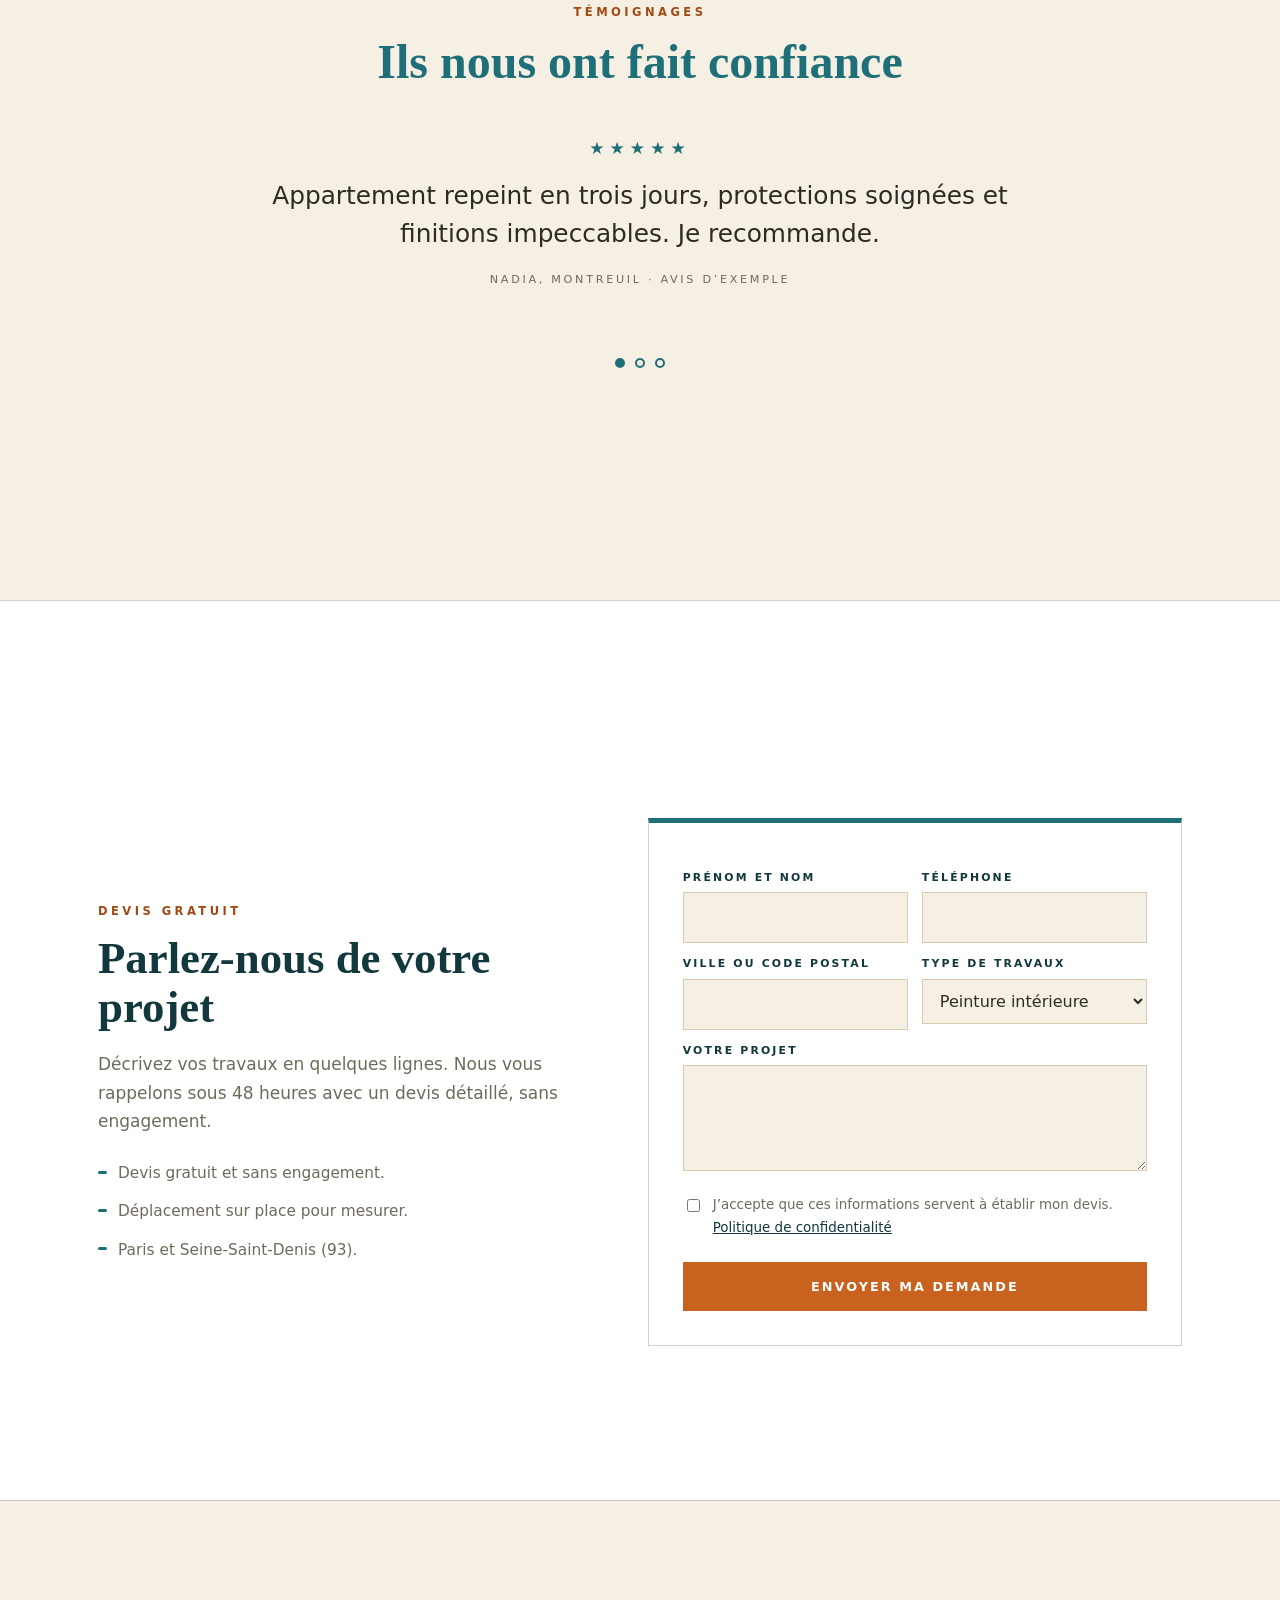
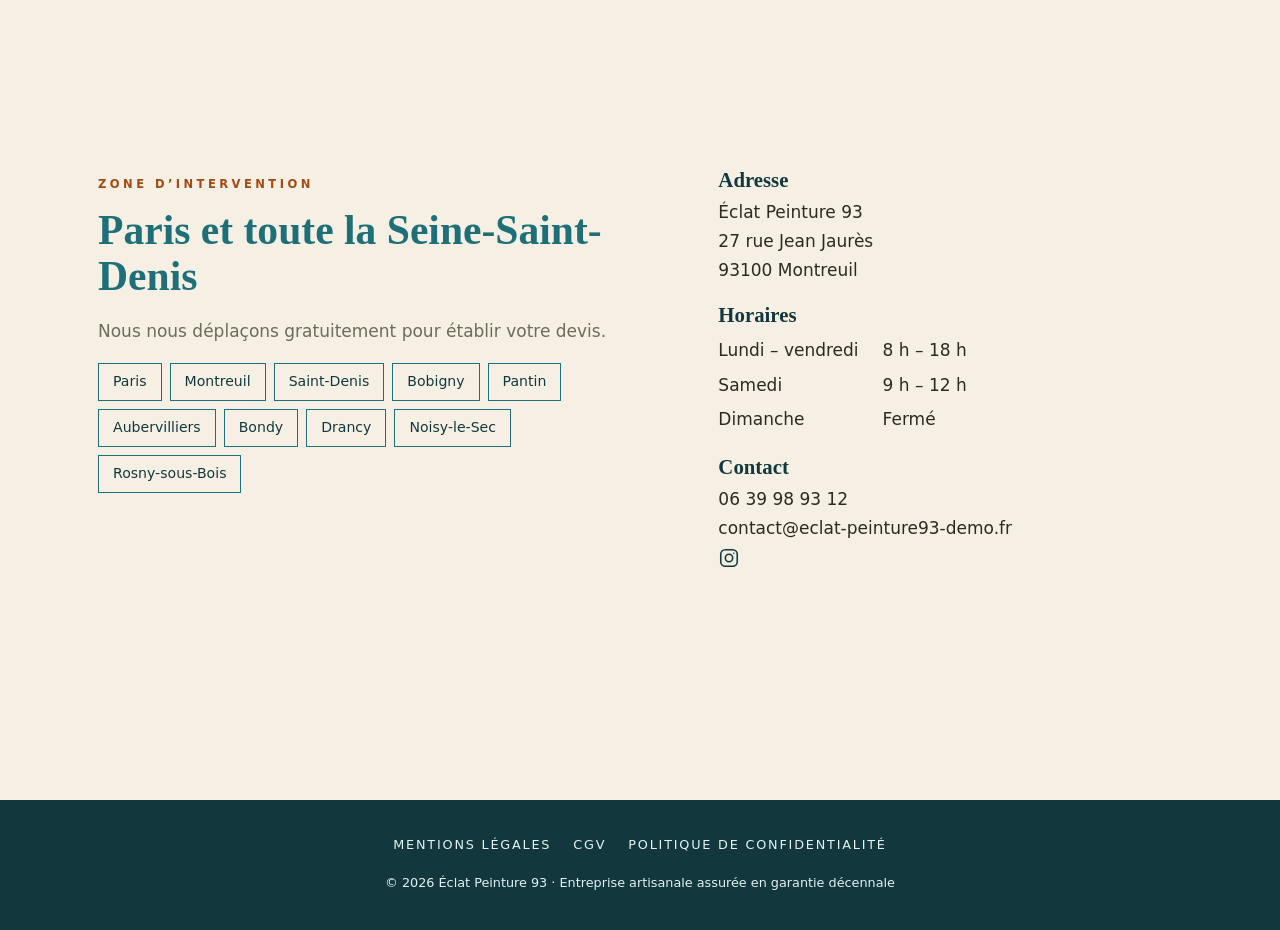
<file: eclat-peinture-93/index.html>
<!doctype html>
<html lang="fr">
<head>
<meta charset="utf-8">
<meta name="viewport" content="width=device-width, initial-scale=1">
<title>Éclat Peinture 93 · Peintre en bâtiment à Paris et en Seine-Saint-Denis</title>
<meta name="description" content="Éclat Peinture 93, entreprise de peinture en bâtiment à Paris et dans le 93 : peinture intérieure, façades, décoration. Garantie décennale, devis gratuit sous 48 h.">
<style>
:root{
  --white:#FFFFFF; --beige:#EDE3D0; --beige2:#F6F0E4; --beige-d:#D8CAB0; --khaki:#1F6F78; --khaki-d:#12383D; --pist:#6FB7BC; --orange:#1F6F78; --orange-d:#15545B; --ink:#2C2B23; --mute:#6E6A5C; --line:rgba(18,56,61,.22);
  --display:"Bahnschrift","DIN Alternate","Franklin Gothic Medium","Arial Narrow","Helvetica Neue",Arial,sans-serif;
  --body:"Avenir Next","Avenir","Segoe UI","Helvetica Neue",system-ui,sans-serif;
}
*{box-sizing:border-box}
html{scroll-behavior:smooth;scroll-snap-type:y proximity}
body{margin:0;background:var(--white);color:var(--ink);font:400 1.0625rem/1.7 var(--body);-webkit-font-smoothing:antialiased}
h1,h2,h3{margin:0;font-weight:400}
a{color:inherit}
.in{max-width:1120px;margin:0 auto;padding-inline:max(18px,env(safe-area-inset-left,0px))}
.eyebrow{font-size:.72rem;letter-spacing:.3em;text-transform:uppercase;color:var(--orange-d);font-weight:600}
.btn{display:inline-block;font:600 .8rem var(--body);letter-spacing:.16em;text-transform:uppercase;text-decoration:none;padding:15px 30px;border:2px solid var(--khaki);color:var(--khaki-d);background:transparent;cursor:pointer;transition:background .25s,color .25s}
.btn:hover,.btn:focus-visible{background:var(--khaki);color:var(--white)}
.btn.f{background:var(--orange);border-color:var(--orange);color:var(--white)}
.btn.f:hover{background:var(--orange-d);border-color:var(--orange-d)}
:focus-visible{outline:3px solid var(--khaki);outline-offset:3px}

/* en-tête */
.hd{position:fixed;inset:0 0 auto;z-index:50;background:rgba(255,255,255,.94);backdrop-filter:blur(8px);border-bottom:1px solid var(--line);padding-top:env(safe-area-inset-top,0px)}
.hd .in{display:flex;align-items:center;justify-content:space-between;gap:20px;min-height:76px}
.logo{text-decoration:none;line-height:1;display:inline-block}
.logo b{display:block;font:700 1.3rem/1 var(--display);text-transform:uppercase;letter-spacing:.07em;color:var(--khaki-d);letter-spacing:.01em}
.logo svg{display:block;width:100%;height:10px;margin-top:3px}
.logo small{display:block;font:600 .56rem var(--body);letter-spacing:.34em;text-transform:uppercase;color:var(--mute);margin-top:4px}
.hd nav{display:flex;gap:26px;align-items:center}
.hd nav a{font-size:.74rem;letter-spacing:.2em;text-transform:uppercase;text-decoration:none;color:var(--ink);font-weight:600}
.hd nav a:hover{color:var(--khaki)}
.tel{background:var(--orange);color:var(--white)!important;padding:12px 18px;letter-spacing:.1em!important}
.tel:hover{background:var(--orange-d)!important}
.burger{display:none;background:none;border:2px solid var(--khaki);color:var(--khaki-d);padding:8px 14px;font:700 .7rem var(--body);letter-spacing:.18em;text-transform:uppercase;cursor:pointer}

/* sections plein écran */
.sec{min-height:100vh;min-height:100svh;display:flex;align-items:center;padding-block:clamp(92px,13vh,130px) clamp(40px,6vh,80px);scroll-snap-align:start;border-top:1px solid var(--line)}
.sec>.in{width:100%}
.sec.beige{background:var(--beige2)}
.sh{text-align:center;margin-bottom:clamp(28px,5vh,52px)}
.sh h2{font:700 clamp(1.9rem,4vw,3rem)/1.12 var(--display);color:var(--khaki-d);margin-top:10px}
.sh p{color:var(--mute);max-width:38em;margin:12px auto 0}

/* accueil : le mur beige et le coup de pinceau kaki */
.hero{position:relative;background:radial-gradient(120% 90% at 20% 10%,#F3EBDB,var(--beige) 60%,#E3D6BC);overflow:hidden;text-align:center;justify-content:center}
.hero .in{position:relative;z-index:2;display:flex;flex-direction:column;align-items:center}
.brush{position:absolute;left:0;right:0;top:50%;transform:translateY(-58%);width:100%;height:46vh;z-index:1;pointer-events:none}
.brush .st{stroke-dasharray:1;stroke-dashoffset:1;animation:sweep 2.4s cubic-bezier(.45,.05,.2,1) .3s forwards}
@keyframes sweep{to{stroke-dashoffset:0}}
.hero h1{font:700 clamp(2.3rem,6.6vw,5.2rem)/1.02 var(--display);text-transform:uppercase;letter-spacing:.03em;color:var(--khaki-d);margin:0 0 6px;opacity:0;animation:up 1.2s ease 1.5s forwards;text-shadow:0 1px 0 rgba(255,255,255,.35)}
.hero .eyebrow{opacity:0;animation:up 1s ease 1.2s forwards;margin-bottom:clamp(120px,21vh,200px)}
.hero .sub{opacity:0;animation:up 1s ease 2s forwards;margin:clamp(100px,18vh,170px) auto 26px;max-width:34em;font-size:1.12rem;color:var(--ink)}
.hero .acts{opacity:0;animation:up 1s ease 2.3s forwards;display:flex;gap:14px;justify-content:center;flex-wrap:wrap}
@keyframes up{from{opacity:0;transform:translateY(16px)}to{opacity:1;transform:none}}

/* services */
.cards{display:grid;grid-template-columns:repeat(3,1fr);gap:22px}
.card{background:var(--white);border:1px solid var(--line);padding:clamp(22px,3vw,34px);border-top:5px solid var(--khaki)}
.card h3{font:700 1.55rem/1.2 var(--display);color:var(--khaki-d);margin-bottom:10px}
.card p{margin:0 0 12px;color:var(--mute);font-size:.98rem}
.card ul{margin:0;padding:0;list-style:none;font-size:.95rem}
.card li{padding:5px 0 5px 20px;position:relative;border-top:1px solid rgba(18,56,61,.12)}
.card li::before{content:"";position:absolute;left:0;top:1.05em;width:9px;height:3px;background:var(--khaki);border-radius:2px}

/* avant / après */
.ba{max-width:880px;margin:0 auto}
.ba-box{position:relative;aspect-ratio:16/9;max-height:56vh;width:100%;overflow:hidden;border:1px solid var(--line);background:#cfc6b4;user-select:none}
.ba-box .img{position:absolute;inset:0;background-size:cover;background-position:center}
.ba-box .before{background-image:linear-gradient(135deg,#bdb6a6,#9d9786 60%,#8c8676)}
.ba-box .after{background-image:linear-gradient(135deg,#bfe0e2,#7fc0c5 60%,#4fa0a7);clip-path:inset(0 0 0 50%)}
.ba-box .tag{position:absolute;top:14px;padding:6px 12px;font:700 .68rem var(--body);letter-spacing:.2em;text-transform:uppercase;background:rgba(255,255,255,.9);color:var(--khaki-d)}
.ba-box .tag.l{left:14px}.ba-box .tag.r{right:14px}
.ba-box .bar{position:absolute;top:0;bottom:0;left:50%;width:3px;background:var(--white);box-shadow:0 0 0 1px rgba(0,0,0,.15);pointer-events:none}
.ba-box .bar::after{content:"↔";position:absolute;top:50%;left:50%;transform:translate(-50%,-50%);width:42px;height:42px;border-radius:50%;background:var(--white);display:grid;place-items:center;color:var(--khaki-d);font-size:1.1rem;box-shadow:0 2px 8px rgba(0,0,0,.25)}
.ba input[type=range]{position:absolute;inset:0;width:100%;height:100%;opacity:0;cursor:ew-resize;margin:0}
.ba p{text-align:center;color:var(--mute);font-size:.9rem;margin:12px 0 0}

/* garantie */
.gar{display:grid;grid-template-columns:repeat(4,1fr);gap:20px}
.gar div{text-align:center;padding:26px 18px;background:var(--beige2);border:1px solid var(--line)}
.gar svg{width:44px;height:44px;stroke:var(--khaki);fill:none;stroke-width:1.6;stroke-linecap:round;stroke-linejoin:round;margin-bottom:10px}
.gar h3{font:700 1.3rem var(--display);color:var(--khaki-d);margin-bottom:6px}
.gar p{margin:0;color:var(--mute);font-size:.95rem}

/* entreprise */
.two{display:grid;grid-template-columns:1fr 1fr;gap:clamp(28px,5vw,70px);align-items:center}
.two h2{font:700 clamp(1.8rem,3.4vw,2.6rem)/1.12 var(--display);color:var(--khaki-d);margin:10px 0 16px}
.ph{position:relative;aspect-ratio:4/5;max-height:62vh;width:100%;background:linear-gradient(145deg,#e6ddc9,#cfe0dc 55%,#9fcdcf);border:1px solid var(--line);overflow:hidden}
.ph.real{background:var(--photo) center/cover no-repeat}
.ph::after{content:"Photo à ajouter";position:absolute;left:14px;bottom:12px;font-size:.62rem;letter-spacing:.2em;text-transform:uppercase;color:rgba(44,43,35,.45)}
.ph.real::after{content:none}
.facts{display:flex;gap:30px;flex-wrap:wrap;margin-top:22px}
.facts div{font:700 2rem/1 var(--display);color:var(--khaki)}
.facts small{display:block;font:600 .62rem var(--body);letter-spacing:.2em;text-transform:uppercase;color:var(--mute);margin-top:8px;font-style:normal}

/* avis */
.rev{max-width:780px;margin:0 auto;text-align:center;min-height:200px}
.rev .sl{display:none}
.rev .sl.on{display:block;animation:fade .8s ease}
@keyframes fade{from{opacity:0}to{opacity:1}}
.stars{color:var(--khaki);letter-spacing:.3em;margin-bottom:14px}
.rev q{display:block;font:500 clamp(1.15rem,2.2vw,1.55rem)/1.55 var(--body);quotes:none;color:var(--ink)}
.rev cite{display:block;margin-top:16px;font-style:normal;font-size:.7rem;letter-spacing:.24em;text-transform:uppercase;color:var(--mute)}
.dots2{display:flex;gap:10px;justify-content:center;margin-top:24px}
.dots2 button{width:10px;height:10px;border-radius:50%;border:2px solid var(--khaki);background:none;padding:0;cursor:pointer}
.dots2 button[aria-current="true"]{background:var(--khaki)}

/* devis */
.resa{display:grid;grid-template-columns:1fr 1.1fr;gap:clamp(28px,5vw,64px);align-items:center}
.resa h2{font:700 clamp(1.8rem,3.6vw,2.8rem)/1.1 var(--display);color:var(--khaki-d);margin:10px 0 14px}
.resa ul{list-style:none;padding:0;margin:18px 0 0;color:var(--mute);font-size:.96rem}
.resa li{padding:6px 0 6px 20px;position:relative}
.resa li::before{content:"";position:absolute;left:0;top:1.05em;width:9px;height:3px;background:var(--khaki);border-radius:2px}
form{background:var(--white);border:1px solid var(--line);border-top:5px solid var(--khaki);padding:clamp(20px,3.4vw,34px)}
label{display:block;font-size:.68rem;letter-spacing:.2em;text-transform:uppercase;color:var(--khaki-d);font-weight:700;margin:12px 0 5px}
input,select,textarea{width:100%;background:var(--beige2);border:1px solid var(--beige-d);color:var(--ink);padding:11px 13px;font:inherit;font-size:1rem}
textarea{resize:vertical;min-height:70px}
input:focus,select:focus,textarea:focus{outline:3px solid var(--khaki);outline-offset:1px}
.row2{display:grid;grid-template-columns:1fr 1fr;gap:14px}
.chk{display:flex;gap:10px;align-items:flex-start;margin-top:14px;font-size:.84rem;color:var(--mute);letter-spacing:0;text-transform:none;font-weight:400}
.chk input{width:auto;margin-top:5px}
.chk button{color:var(--khaki-d);background:none;border:0;padding:0;font:inherit;text-decoration:underline;cursor:pointer}
form .btn{margin-top:18px;width:100%}
#ok{display:none;margin-top:14px;padding:12px;border:2px solid var(--khaki);color:var(--khaki-d);font-size:.92rem}

/* zone et contact */
.zone{display:grid;grid-template-columns:1.2fr 1fr;gap:clamp(28px,5vw,64px);align-items:start}
.zone h2{font:700 clamp(1.8rem,3.4vw,2.6rem)/1.12 var(--display);color:var(--khaki-d);margin:10px 0 14px}
.towns{display:flex;flex-wrap:wrap;gap:8px;margin-top:16px}
.towns span{border:1px solid var(--khaki);color:var(--khaki-d);padding:6px 14px;font-size:.88rem}
.info h3{font:700 1.3rem var(--display);color:var(--khaki-d);margin:0 0 6px}
.info p,.info .tbl{margin:0 0 18px}
.info table{border-collapse:collapse}
.info td{padding:3px 0;white-space:nowrap;vertical-align:top}
.info td:last-child{padding-left:24px}
.ig-logo{display:inline-flex;color:var(--khaki-d);line-height:0;margin-top:4px}
.ig-logo:hover,.ig-logo:focus-visible{color:var(--khaki)}

footer{scroll-snap-align:end;background:var(--khaki-d);color:#E3F1F1;padding:30px 0;text-align:center;font-size:.8rem}
footer .links{display:flex;gap:22px;justify-content:center;flex-wrap:wrap;margin-bottom:12px}
footer button{background:none;border:0;color:#E3F1F1;font:inherit;letter-spacing:.14em;text-transform:uppercase;cursor:pointer;padding:4px 0}
footer button:hover{color:var(--white);text-decoration:underline}
footer p{margin:6px 0}

dialog{max-width:720px;width:calc(100% - 32px);max-height:86vh;border:2px solid var(--khaki);background:var(--white);color:var(--ink);padding:0}
dialog::backdrop{background:rgba(10,30,34,.6)}
.dh{display:flex;justify-content:space-between;align-items:center;padding:16px 24px;border-bottom:1px solid var(--line);position:sticky;top:0;background:var(--white)}
.dh h2{font:700 1.4rem var(--display);color:var(--khaki-d)}
.dh button{background:none;border:2px solid var(--khaki);color:var(--khaki-d);padding:7px 14px;cursor:pointer;font:700 .7rem var(--body);letter-spacing:.16em;text-transform:uppercase}
.db{padding:4px 24px 24px;font-size:.94rem}
.db h3{font:700 1.1rem var(--display);color:var(--khaki);margin:20px 0 4px}
.db p{margin:0}

@media (max-width:900px){
  .hd .in{min-height:68px}
  .hd nav{display:none}
  .hd.open nav{display:flex;position:absolute;left:0;right:0;top:100%;flex-direction:column;align-items:stretch;gap:0;background:var(--white);border-bottom:1px solid var(--line);padding:6px 0 14px}
  .hd.open nav a{padding:14px 24px}
  .burger{display:block}
  .cards,.gar{grid-template-columns:1fr 1fr}
  .two,.resa,.zone{grid-template-columns:1fr}
  .ph{aspect-ratio:16/11}
}
@media (max-width:560px){
  .cards,.gar{grid-template-columns:1fr}
  .row2{grid-template-columns:1fr}
  .sec{padding-block:88px 40px}
}
@media (max-height:860px) and (min-width:901px){
  .card{padding:18px 22px}.card p{margin-bottom:8px}.card li{padding:3px 0 3px 20px}.sh{margin-bottom:22px}.gar div{padding:18px 14px}
}
@media (prefers-reduced-motion:reduce){
  .brush .st{animation:none;stroke-dashoffset:0}
  .hero h1,.hero .eyebrow,.hero .sub,.hero .acts{animation:none;opacity:1}
  .rev .sl.on{animation:none}
  html{scroll-behavior:auto}
}

/* ===== refonte « accueil photo + devis » ===== */
:root{--orange:#C9621F;--orange-d:#A24A12;--display:"Palatino Linotype","Book Antiqua",Palatino,Georgia,serif}
.hd .in{min-height:74px}
.hd nav{gap:22px}
.logo b{font:700 1.3rem/1 var(--display);text-transform:uppercase;letter-spacing:.06em;color:var(--khaki-d)}
.hero2{position:relative;color:#fff;padding-block:clamp(96px,14vh,130px) clamp(70px,10vh,100px);background-color:#12383D;background-image:linear-gradient(rgba(8,36,40,.58),rgba(8,36,40,.58)),url(photos/hero.jpg),linear-gradient(135deg,#1F6F78,#12383D);background-size:cover;background-position:center;border-top:0}
.hero-grid{display:grid;grid-template-columns:1.15fr .85fr;gap:clamp(24px,4vw,64px);align-items:center}
.hero-tx .eyebrow{color:#BFE3E6}
.hero-tx h1{font:700 clamp(2rem,4.4vw,3.5rem)/1.1 var(--display);color:#fff;margin:12px 0 16px;letter-spacing:-.01em}
.hero-tx p{font-size:1.12rem;max-width:30em;margin:0 0 18px;color:#EAF4F5}
.checks{list-style:none;margin:0;padding:0;font-weight:600}
.checks li{padding:5px 0 5px 28px;position:relative}
.checks li::before{content:"";position:absolute;left:0;top:.55em;width:14px;height:8px;border-left:3px solid #7FD0D6;border-bottom:3px solid #7FD0D6;transform:rotate(-45deg)}
.devis-card{background:#fff;color:var(--ink);border:0;border-radius:6px;box-shadow:0 22px 56px rgba(0,0,0,.4);padding:clamp(20px,2.6vw,30px)}
.devis-card h2{font:700 1.5rem/1.2 var(--display);color:var(--khaki);margin:0 0 6px;text-align:center}
.devis-card label:first-of-type{margin-top:6px}
.devis-card .btn.f{border-radius:4px;margin-top:14px}
.rate{position:absolute;left:max(18px,calc((100% - 1120px)/2 + 18px));bottom:26px;background:#fff;color:#222;border-radius:8px;padding:9px 16px;display:flex;align-items:center;gap:10px;box-shadow:0 8px 24px rgba(0,0,0,.3);font-size:.9rem}
.rate b{font-size:1.15rem}.rate .st{color:#F5B301;letter-spacing:.12em}.rate small{color:#666}
.tel{border-radius:4px}
.sh h2,.two h2,.zone h2{color:var(--khaki)}
@media (max-width:900px){
  .hero-grid{grid-template-columns:1fr}
  .rate{position:static;margin:22px 18px 0;display:inline-flex}
  .hero2{padding-bottom:40px}
}
/* accueil centré avec photo réelle */
.hero3{position:relative;color:#fff;text-align:center;justify-content:center;background-color:#12383D;background-image:linear-gradient(rgba(8,36,40,.5),rgba(8,36,40,.5)),url(photos/hero.jpg),linear-gradient(135deg,#1F6F78,#12383D);background-size:cover;background-position:center;border-top:0}
.hero3 .in{display:flex;flex-direction:column;align-items:center}
.hero3 .eyebrow{color:#CFEBED}
.hero3 h1{font:700 clamp(2.1rem,5.6vw,4.3rem)/1.08 var(--display);text-transform:uppercase;letter-spacing:.05em;margin:14px 0 16px;color:#fff;text-shadow:0 2px 18px rgba(0,0,0,.35)}
.hero3 p{max-width:34em;font-size:1.15rem;margin:0 auto 26px;color:#F0F8F8}
.hero3 .acts{display:flex;gap:14px;justify-content:center;flex-wrap:wrap}
.hero3 .btn{border-color:#fff;color:#fff}
.hero3 .btn:hover{background:#fff;color:var(--khaki-d)}
.hero3 .btn.f{background:var(--orange);border-color:var(--orange);color:#fff}
.hero3 .btn.f:hover{background:var(--orange-d);border-color:var(--orange-d)}
/* galerie de réalisations */
.gal{display:grid;grid-template-columns:repeat(3,1fr);gap:18px}
.gal figure{margin:0;border:1px solid var(--line);background:#fff;overflow:hidden}
.gal .im{aspect-ratio:4/5;max-height:50vh;width:100%;background-size:cover;background-position:center;background-image:var(--img),linear-gradient(145deg,#cfe3e5,#8fc3c8 60%,#4f9aa2)}
.gal figure:nth-child(even) .im{background-image:var(--img),linear-gradient(145deg,#efe6d2,#d9c9a8 60%,#b9a67f)}
.gal figcaption{padding:10px 12px;font-size:.92rem;color:var(--khaki-d);font-weight:600}
@media (max-width:900px){.gal{grid-template-columns:1fr 1fr}.gal .im{max-height:34vh}}
/* correctifs téléphone */
@media (max-width:900px){
  .hero3{flex-direction:column;justify-content:center;padding-bottom:80px}
  .hero3 .in{width:100%}
  .hero3 .rate{position:absolute;left:50%;transform:translateX(-50%);bottom:18px;margin:0;white-space:nowrap}
}
@media (max-width:560px){
  .hero3 h1{font-size:2rem;letter-spacing:.03em}
  .hero3 .eyebrow{font-size:.64rem;letter-spacing:.2em;text-align:center}
  .hero3 p{font-size:1.02rem}
  .gal{grid-template-columns:1fr}
  .gal .im{aspect-ratio:4/3;max-height:none}
}</style>
</head>
<body>

<header class="hd" id="hd"><div class="in">
  <a class="logo" href="#accueil" aria-label="Éclat Peinture 93, accueil">
    <b>Éclat Peinture</b>
    <svg viewBox="0 0 200 10" preserveAspectRatio="none" aria-hidden="true"><path d="M2 6 C40 1 70 9 110 5 S170 3 198 6" fill="none" stroke="#3E9AA3" stroke-width="5" stroke-linecap="round"/></svg>
    <small>Peintre en bâtiment · 93</small>
  </a>
  <nav aria-label="Menu principal"><a href="#services">Nos services</a><a href="#realisations">Réalisations</a><a href="#garantie">Garantie</a><a href="#avis">Avis</a><a href="#devis">Devis gratuit</a><a class="tel" href="tel:+33639989312">06 39 98 93 12</a></nav>
  <button class="burger" id="burger" type="button" aria-expanded="false" aria-controls="hd">Menu</button>
</div></header>
<main>
<section id="accueil" class="sec hero3">
  <div class="in">
    <span class="eyebrow">Peintre en bâtiment · Paris et Seine-Saint-Denis</span>
    <h1>Éclat Peinture 93</h1>
    <p>Peinture intérieure, façades et décoration. Un travail soigné, un chantier propre, un devis gratuit sous 48 h.</p>
    <div class="acts"><a class="btn f" href="#devis">Devis gratuit</a><a class="btn" href="tel:+33639989312">06 39 98 93 12</a></div>
  </div>
  <div class="rate" aria-label="Note moyenne 5 sur 5"><b>5,0</b><span class="st">★★★★★</span><small>avis d’exemple</small></div>
</section>
<section id="services" class="sec beige">
  <div class="in">
    <div class="sh"><span class="eyebrow">Nos services</span><h2>Tous vos travaux de peinture</h2><p>Particuliers, copropriétés et commerces : nous intervenons à Paris et dans toute la Seine-Saint-Denis.</p></div>
    <div class="cards">
      <div class="card"><h3>Peinture intérieure</h3><p>Des murs et plafonds nets, des finitions durables.</p><ul><li>Murs, plafonds, boiseries</li><li>Préparation et enduit</li><li>Peinture écologique sur demande</li></ul></div>
      <div class="card"><h3>Façades et extérieur</h3><p>Protégez et valorisez votre bâtiment.</p><ul><li>Ravalement de façade</li><li>Volets, portails, garde-corps</li><li>Peinture siloxane</li></ul></div>
      <div class="card"><h3>Décoration et sols</h3><p>Un intérieur qui vous ressemble.</p><ul><li>Papier peint, enduits décoratifs</li><li>Conseil couleurs</li><li>Sols PVC et parquet</li></ul></div>
    </div>
  </div>
</section>

<section id="realisations" class="sec">
  <div class="in">
    <div class="sh"><span class="eyebrow">Réalisations</span><h2>Quelques-uns de nos chantiers</h2><p>Salons, maisons de ville et salles de bains : des finitions soignées, chez des particuliers et en copropriété.</p></div>
    <div class="gal">
      <figure><div class="im" style="--img:url(photos/realisation-1.jpg)" role="img" aria-label="Salon repeint"></div><figcaption>Salon, peinture murale</figcaption></figure>
      <figure><div class="im" style="--img:url(photos/realisation-2.jpg)" role="img" aria-label="Maison de ville repeinte, extérieur"></div><figcaption>Maison de ville, extérieur</figcaption></figure>
      <figure><div class="im" style="--img:url(photos/realisation-3.jpg)" role="img" aria-label="Grande salle de bains en marbre"></div><figcaption>Grande salle de bains</figcaption></figure>
    </div>
  </div>
</section>
<section id="garantie" class="sec beige">
  <div class="in">
    <div class="sh"><span class="eyebrow">Nos engagements</span><h2>Un artisan assuré, un travail garanti</h2></div>
    <div class="gar">
      <div><svg viewBox="0 0 48 48" aria-hidden="true"><path d="M24 4 L40 10 V24 C40 33 33 40 24 44 C15 40 8 33 8 24 V10 Z"/><path d="M16 24 L22 30 L33 18"/></svg><h3>Garantie décennale</h3><p>Vos travaux sont couverts, avec attestation fournie.</p></div>
      <div><svg viewBox="0 0 48 48" aria-hidden="true"><rect x="9" y="6" width="30" height="36" rx="2"/><path d="M16 16 H32 M16 24 H32 M16 32 H26"/></svg><h3>Devis gratuit</h3><p>Détaillé et sans engagement, sous 48 heures.</p></div>
      <div><svg viewBox="0 0 48 48" aria-hidden="true"><path d="M8 40 L8 22 L24 8 L40 22 L40 40 Z"/><path d="M20 40 V28 H28 V40"/></svg><h3>Chantier propre</h3><p>Sols et meubles protégés, nettoyage en fin de travaux.</p></div>
      <div><svg viewBox="0 0 48 48" aria-hidden="true"><path d="M24 6 C14 18 10 24 10 30 A14 14 0 0 0 38 30 C38 24 34 18 24 6 Z"/></svg><h3>Peintures de qualité</h3><p>Produits professionnels, durables et peu odorants.</p></div>
    </div>
  </div>
</section>

<section id="entreprise" class="sec">
  <div class="in two">
    <div class="ph real" style="--photo:url(photos/entreprise.jpg)" role="img" aria-label="Un peintre en combinaison blanche passe la peinture au rouleau sur un mur"></div>
    <div>
      <span class="eyebrow">L’entreprise</span>
      <h2>Une équipe de peintres qualifiés</h2>
      <p>Éclat Peinture 93 est une entreprise d’artisans installée à Montreuil. Nous soignons la préparation des supports, le choix des peintures et les finitions, du petit appartement à l’immeuble entier.</p>
      <div class="facts"><div>48 h<small>pour votre devis</small></div><div>10 ans<small>de garantie décennale</small></div></div>
    </div>
  </div>
</section>

<section id="avis" class="sec beige">
  <div class="in">
    <div class="sh"><span class="eyebrow">Témoignages</span><h2>Ils nous ont fait confiance</h2></div>
    <div class="rev" id="rev">
      <div class="sl on"><div class="stars" aria-label="5 étoiles sur 5">★★★★★</div><q>Appartement repeint en trois jours, protections soignées et finitions impeccables. Je recommande.</q><cite>Nadia, Montreuil · avis d’exemple</cite></div>
      <div class="sl"><div class="stars" aria-label="5 étoiles sur 5">★★★★★</div><q>Devis clair, équipe ponctuelle, ravalement de notre immeuble réalisé dans les délais.</q><cite>Syndic de copropriété, Saint-Denis · avis d’exemple</cite></div>
      <div class="sl"><div class="stars" aria-label="5 étoiles sur 5">★★★★★</div><q>Très bons conseils sur les couleurs, et un chantier laissé parfaitement propre.</q><cite>Thomas, Paris 20e · avis d’exemple</cite></div>
    </div>
    <div class="dots2" id="dots2" role="group" aria-label="Choisir un avis"></div>
  </div>
</section>

<section id="devis" class="sec">
  <div class="in resa">
    <div>
      <span class="eyebrow">Devis gratuit</span>
      <h2>Parlez-nous de votre projet</h2>
      <p style="color:var(--mute)">Décrivez vos travaux en quelques lignes. Nous vous rappelons sous 48 heures avec un devis détaillé, sans engagement.</p>
      <ul><li>Devis gratuit et sans engagement.</li><li>Déplacement sur place pour mesurer.</li><li>Paris et Seine-Saint-Denis (93).</li></ul>
    </div>
    <form id="f" novalidate>
      <div class="row2">
        <div><label for="nom">Prénom et nom</label><input id="nom" type="text" autocomplete="name"></div>
        <div><label for="tel">Téléphone</label><input id="tel" type="tel" autocomplete="tel"></div>
      </div>
      <div class="row2">
        <div><label for="ville">Ville ou code postal</label><input id="ville" type="text" autocomplete="postal-code"></div>
        <div><label for="type">Type de travaux</label><select id="type"><option>Peinture intérieure</option><option>Façade ou extérieur</option><option>Décoration, papier peint</option><option>Sols</option><option>Autre</option></select></div>
      </div>
      <label for="msg">Votre projet</label><textarea id="msg" rows="3"></textarea>
      <label class="chk" for="ok1"><input id="ok1" type="checkbox"><span>J’accepte que ces informations servent à établir mon devis. <button type="button" data-dlg="dConf">Politique de confidentialité</button></span></label>
      <button class="btn f" type="submit">Envoyer ma demande</button>
      <div id="ok" role="status" aria-live="polite"></div>
    </form>
  </div>
</section>

<section id="contact" class="sec beige">
  <div class="in zone">
    <div>
      <span class="eyebrow">Zone d’intervention</span>
      <h2>Paris et toute la Seine-Saint-Denis</h2>
      <p style="color:var(--mute)">Nous nous déplaçons gratuitement pour établir votre devis.</p>
      <div class="towns"><span>Paris</span><span>Montreuil</span><span>Saint-Denis</span><span>Bobigny</span><span>Pantin</span><span>Aubervilliers</span><span>Bondy</span><span>Drancy</span><span>Noisy-le-Sec</span><span>Rosny-sous-Bois</span></div>
    </div>
    <div class="info">
      <h3>Adresse</h3><p>Éclat Peinture 93<br>27 rue Jean Jaurès<br>93100 Montreuil</p>
      <h3>Horaires</h3><div class="tbl"><table><tr><td>Lundi&nbsp;–&nbsp;vendredi</td><td>8&nbsp;h&nbsp;–&nbsp;18&nbsp;h</td></tr><tr><td>Samedi</td><td>9&nbsp;h&nbsp;–&nbsp;12&nbsp;h</td></tr><tr><td>Dimanche</td><td>Fermé</td></tr></table></div>
      <h3>Contact</h3><p>06 39 98 93 12<br>contact@eclat-peinture93-demo.fr<br>
        <a class="ig-logo" href="https://www.instagram.com/" target="_blank" rel="noopener noreferrer" aria-label="Instagram (ouvre un nouvel onglet)"><svg viewBox="0 0 24 24" width="22" height="22" fill="none" stroke="currentColor" stroke-width="1.7" stroke-linecap="round" stroke-linejoin="round" aria-hidden="true"><rect x="3" y="3" width="18" height="18" rx="5"/><circle cx="12" cy="12" r="4"/><circle cx="17.2" cy="6.8" r=".9" fill="currentColor" stroke="none"/></svg></a></p>
    </div>
  </div>
</section>
</main>

<footer><div class="in">
  <div class="links"><button type="button" data-dlg="dMent">Mentions légales</button><button type="button" data-dlg="dCgv">CGV</button><button type="button" data-dlg="dConf">Politique de confidentialité</button></div>
  <p>© 2026 Éclat Peinture 93 · Entreprise artisanale assurée en garantie décennale</p>
</div></footer>

<dialog id="dMent" aria-labelledby="tMent">
  <div class="dh"><h2 id="tMent">Mentions légales</h2><button type="button" data-close>Fermer</button></div>
  <div class="db">
    <h3>Éditeur du site</h3><p>Éclat Peinture 93, EURL au capital de 5 000 €, 27 rue Jean Jaurès, 93100 Montreuil. SIRET 123 456 789 00035 · RCS Bobigny B 123 456 789 · Répertoire des métiers : Bobigny 123 456 789 · TVA FR 00 123456789. Téléphone : 06 39 98 93 12. E-mail : contact@eclat-peinture93-demo.fr.</p>
    <h3>Directeur de la publication</h3><p>Samir Delmas, gérant</p>
    <h3>Assurance décennale</h3><p>Assureur : Assurance Décennale Artisans, 10 rue de l’Industrie, 75009 Paris · Contrat n° DEC-2026-0001234 · Couverture géographique : France métropolitaine. L’attestation d’assurance est jointe à chaque devis.</p>
    <h3>Hébergeur</h3><p>GitHub, Inc. (GitHub Pages), 88 Colin P. Kelly Jr. Street, San Francisco, CA 94107, États-Unis · github.com</p>
    <h3>Prix et TVA</h3><p>Les prix sont indiqués en euros, toutes taxes comprises. La TVA applicable est de 10 % pour les travaux d’amélioration d’un logement de plus de deux ans, 20 % dans les autres cas. Le devis précise le taux retenu.</p>
    <h3>Médiation de la consommation</h3><p>En cas de litige, vous pouvez recourir gratuitement au médiateur de la consommation : CM2C – Centre de la médiation de la consommation de conciliateurs de justice, 14 rue Saint-Jean, 75017 Paris · cm2c.net.</p>
    <h3>Propriété intellectuelle</h3><p>Les textes, images et éléments graphiques de ce site sont protégés. Toute reproduction sans autorisation est interdite. Crédits photos : Pexels (Kelly, pu-ca-adryan, imab, artbovich, shkrabaanthony).</p>
  </div>
</dialog>

<dialog id="dCgv" aria-labelledby="tCgv">
  <div class="dh"><h2 id="tCgv">Conditions générales de vente</h2><button type="button" data-close>Fermer</button></div>
  <div class="db">
    <h3>Objet</h3><p>Ces conditions s’appliquent aux travaux de peinture et de décoration réalisés par Éclat Peinture 93, 27 rue Jean Jaurès, 93100 Montreuil, pour les particuliers comme pour les professionnels.</p>
    <h3>Devis</h3><p>Le devis est gratuit, détaillé et valable 30 jours. Il précise la nature des travaux, les matériaux, les délais, le prix et la TVA applicable. Les travaux commencent après sa signature.</p>
    <h3>Prix et paiement</h3><p>Un acompte de 30 % est demandé à la commande, le solde est réglé à la réception des travaux, par virement ou chèque. Tout retard de paiement entraîne des pénalités égales à trois fois le taux d’intérêt légal et, pour les professionnels, une indemnité forfaitaire de recouvrement de 40 €.</p>
    <h3>Délais</h3><p>Les délais figurent au devis. Ils peuvent être prolongés en cas d’intempéries pour les travaux extérieurs, ou si l’accès au chantier est impossible.</p>
    <h3>Droit de rétractation</h3><p>Pour un contrat conclu à votre domicile ou hors de notre établissement, vous disposez de 14 jours pour vous rétracter, sans motif, au moyen du formulaire joint au devis. Si vous demandez le début des travaux avant la fin de ce délai, vous restez redevable des travaux déjà réalisés.</p>
    <h3>Réception et garanties</h3><p>Les travaux sont réceptionnés avec vous à leur achèvement. Ils bénéficient de la garantie de parfait achèvement d’un an et, selon leur nature, de la garantie décennale.</p>
    <h3>Réclamations et médiation</h3><p>Pour toute réclamation, écrivez à contact@eclat-peinture93-demo.fr. À défaut de solution, vous pouvez saisir gratuitement le médiateur de la consommation : CM2C – Centre de la médiation de la consommation de conciliateurs de justice, 14 rue Saint-Jean, 75017 Paris · cm2c.net.</p>
    <h3>Droit applicable</h3><p>Ces conditions sont soumises au droit français.</p>
  </div>
</dialog>

<dialog id="dConf" aria-labelledby="tConf">
  <div class="dh"><h2 id="tConf">Politique de confidentialité</h2><button type="button" data-close>Fermer</button></div>
  <div class="db">
    <h3>Responsable du traitement</h3><p>Éclat Peinture 93, 27 rue Jean Jaurès, 93100 Montreuil, contact@eclat-peinture93-demo.fr.</p>
    <h3>Données collectées</h3><p>Lors d’une demande de devis : nom, numéro de téléphone, ville ou code postal, nature des travaux et message.</p>
    <h3>Pourquoi nous les utilisons</h3><p>Uniquement pour étudier votre projet, vous rappeler et établir votre devis, à votre demande. La base légale est votre consentement.</p>
    <h3>Durée de conservation</h3><p>3 ans après le dernier contact, puis suppression.</p>
    <h3>Destinataires</h3><p>L’équipe d’Éclat Peinture 93 et, le cas échéant, l’outil de gestion des devis et l’hébergeur du site, soumis aux mêmes obligations de confidentialité. Les données ne sont ni vendues ni cédées.</p>
    <h3>Vos droits</h3><p>Vous pouvez demander l’accès, la rectification, l’effacement de vos données, ou vous opposer à leur utilisation, en écrivant à contact@eclat-peinture93-demo.fr. En cas de désaccord, vous pouvez saisir la CNIL (cnil.fr).</p>
    <h3>Lien externe</h3><p>Le logo Instagram mène vers un site tiers, soumis à sa propre politique de confidentialité. Aucune donnée n’est transmise à Instagram tant que vous ne cliquez pas.</p>
    <h3>Cookies et traceurs</h3><p>Ce site n’utilise aucun cookie de mesure d’audience ou de publicité, et n’affiche donc pas de bandeau. Les polices sont celles de votre appareil : aucune connexion à un service tiers n’est nécessaire pour les afficher.</p>
  </div>
</dialog>

<script>
(function(){
var reduce=window.matchMedia&&window.matchMedia("(prefers-reduced-motion: reduce)").matches;
function $(s,r){return (r||document).querySelector(s)}
function $$(s,r){return [].slice.call((r||document).querySelectorAll(s))}

/* en-tête et menu mobile */
var hd=$("#hd"),bg=$("#burger");
bg.addEventListener("click",function(){var o=hd.classList.toggle("open");bg.setAttribute("aria-expanded",o?"true":"false")});
$$("#hd nav a").forEach(function(a){a.addEventListener("click",function(){hd.classList.remove("open");bg.setAttribute("aria-expanded","false")})});

/* avant / après */
/* avis */
(function(){
  var sl=$$(".sl",$("#rev")),d=$("#dots2"),i=0,t;
  sl.forEach(function(_,k){var b=document.createElement("button");b.type="button";b.setAttribute("aria-label","Avis "+(k+1));b.addEventListener("click",function(){go(k,true)});d.appendChild(b)});
  function go(k,u){i=k;sl.forEach(function(s,j){s.classList.toggle("on",j===k)});$$("button",d).forEach(function(b,j){b.setAttribute("aria-current",j===k?"true":"false")});if(u){clearInterval(t)}}
  go(0);if(!reduce){t=setInterval(function(){go((i+1)%sl.length)},7000)}
})();

/* formulaire de devis (simulé) */
$("#f").addEventListener("submit",function(e){
  e.preventDefault();var ok=$("#ok");ok.style.display="block";
  var nom=$("#nom").value.trim(),tel=$("#tel").value.trim(),ville=$("#ville").value.trim();
  if(!nom||!tel){ok.textContent="Indiquez votre nom et votre numéro de téléphone.";return}
  if(!ville){ok.textContent="Indiquez votre ville ou votre code postal.";return}
  if(!$("#ok1").checked){ok.textContent="Cochez la case de consentement pour envoyer votre demande.";return}
  ok.textContent="Merci "+nom+" ! Votre demande de devis ("+$("#type").value.toLowerCase()+") est enregistrée, nous vous rappelons sous 48 h. (Démonstration : aucune donnée n’est envoyée.)";
});

/* fenêtres légales */
$$("[data-dlg]").forEach(function(b){b.addEventListener("click",function(){var dl=document.getElementById(b.getAttribute("data-dlg"));if(dl&&dl.showModal)dl.showModal()})});
$$("dialog").forEach(function(dl){
  dl.addEventListener("click",function(e){if(e.target===dl)dl.close()});
  $$("[data-close]",dl).forEach(function(b){b.addEventListener("click",function(){dl.close()})});
});
})();
</script>
</body>
</html>
</file>
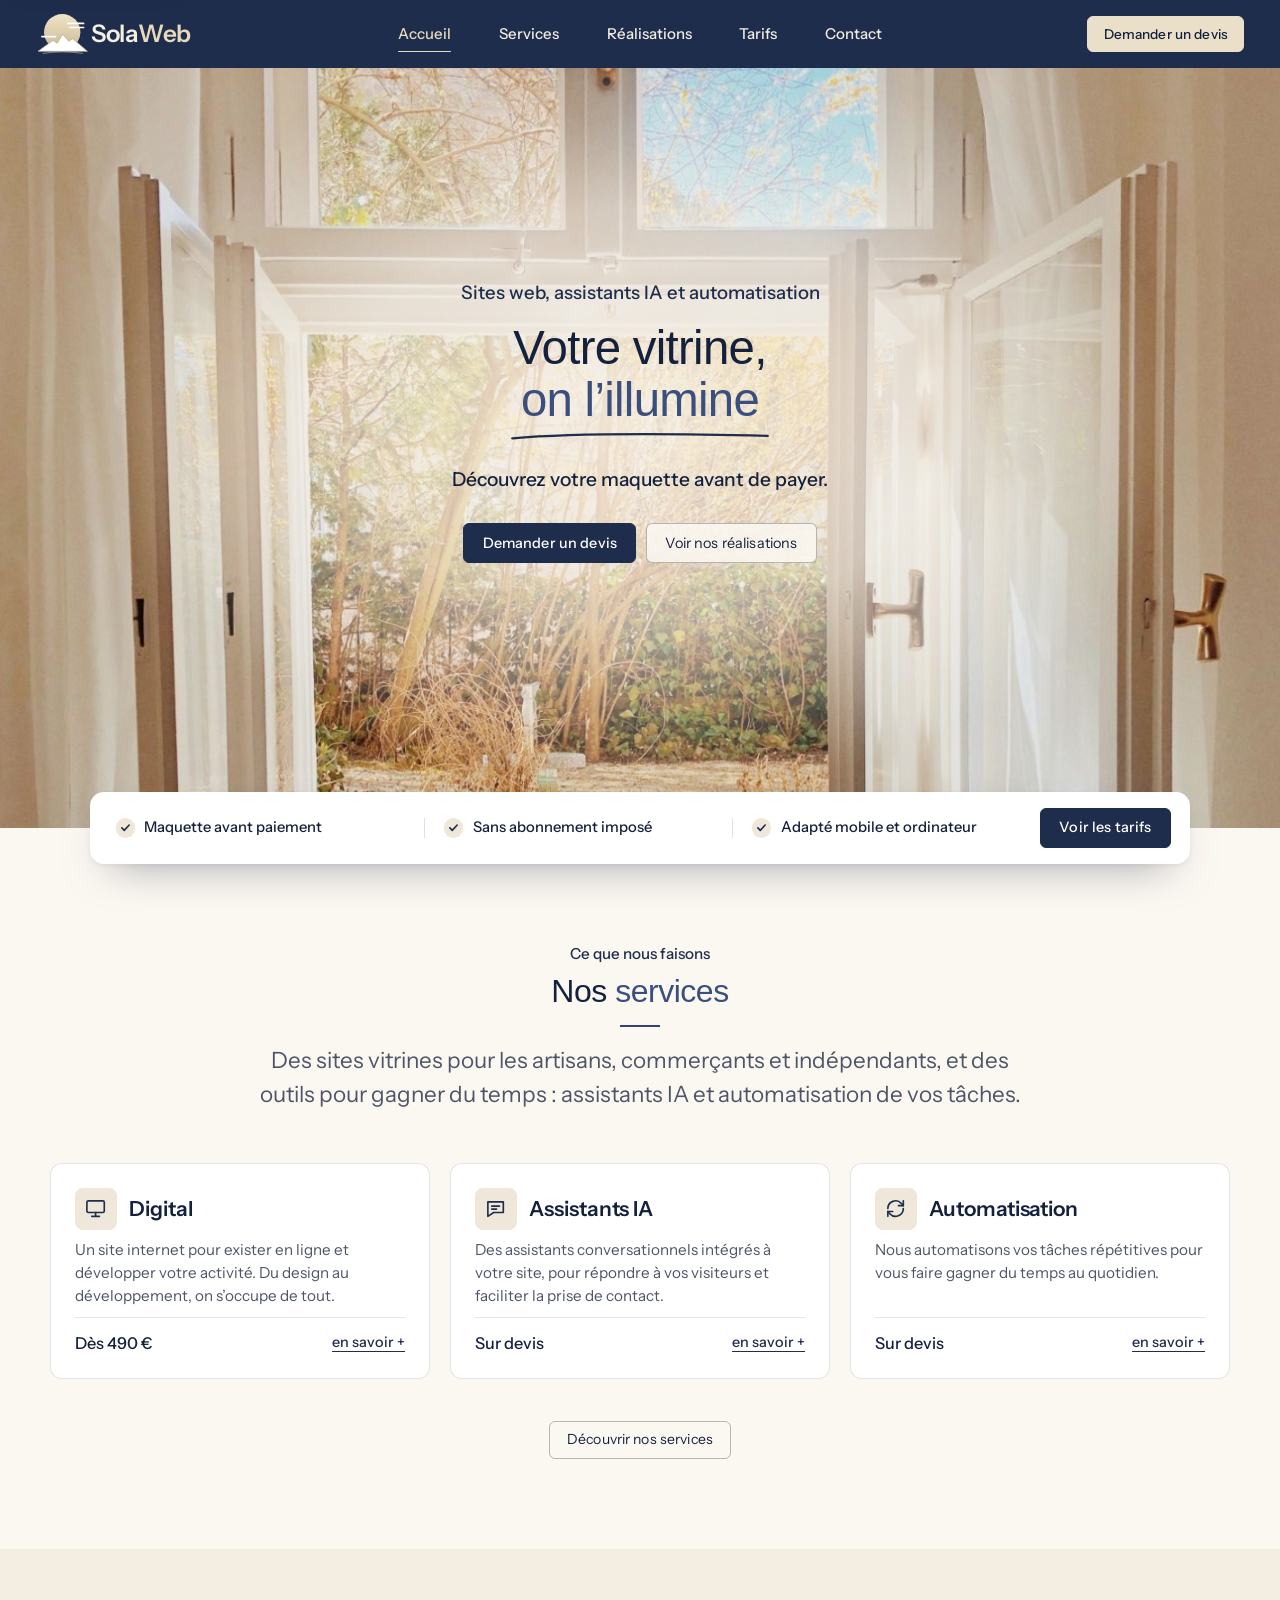
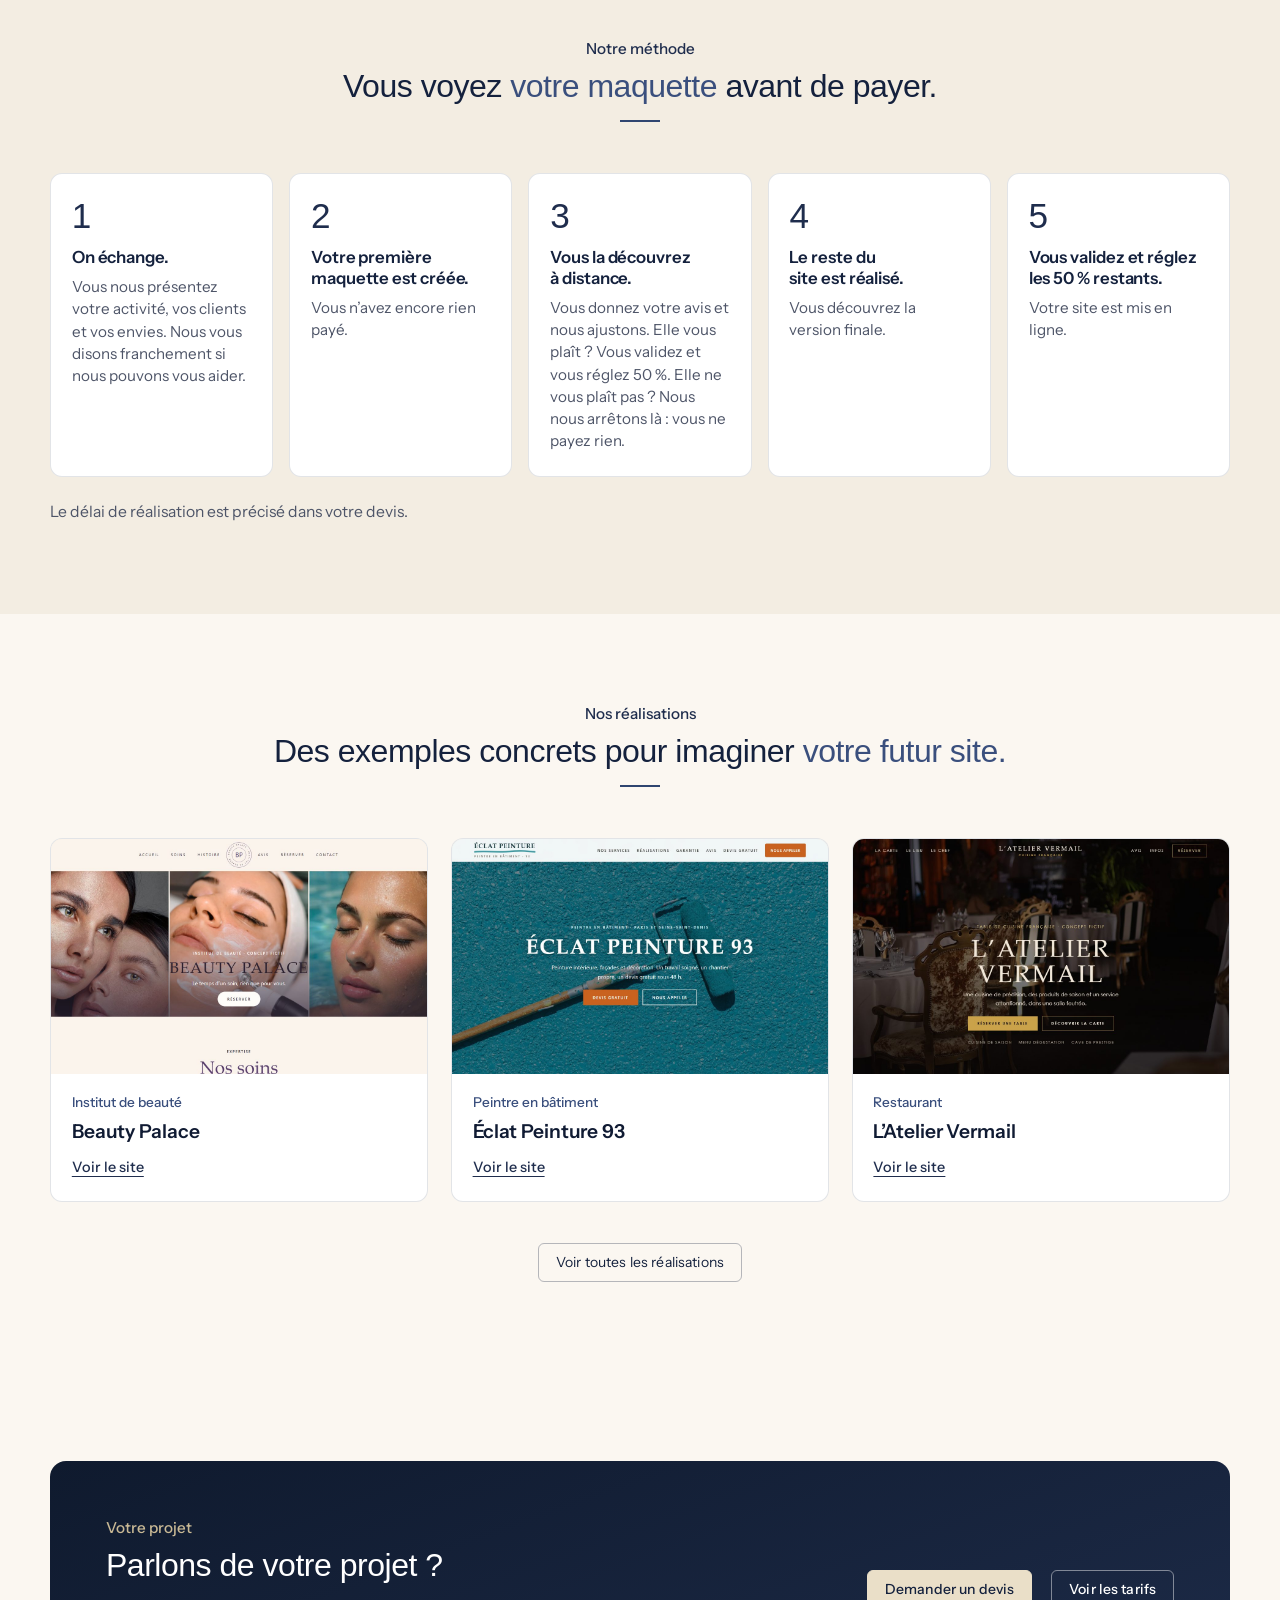
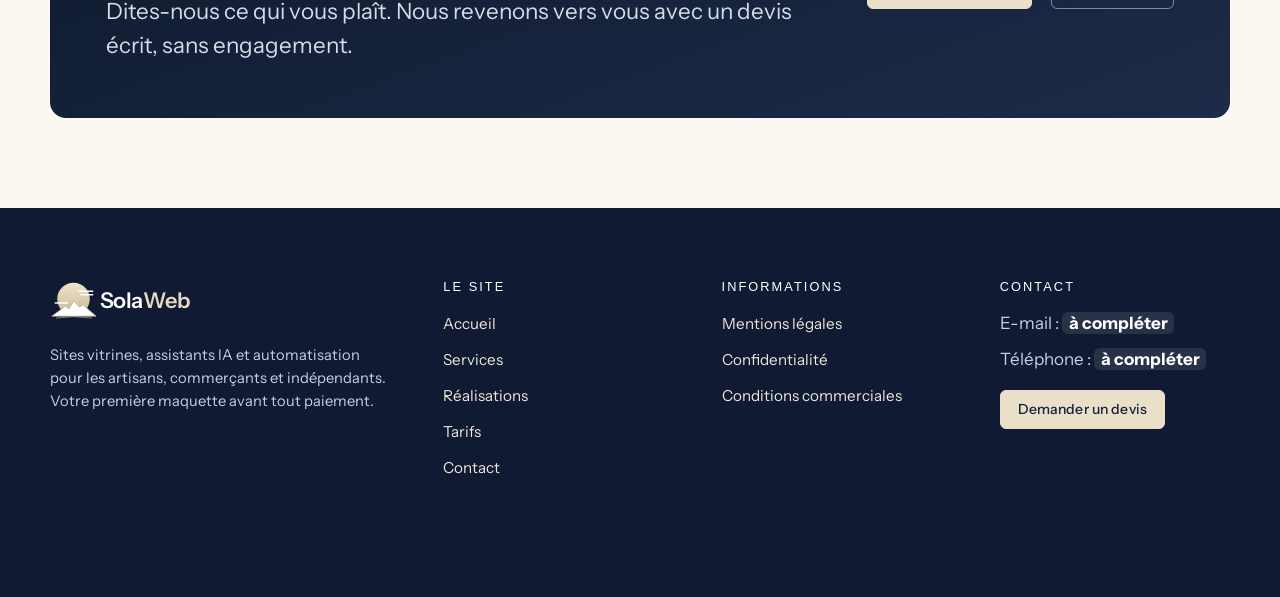
<file: ancien-logo-1-fenetre-bureau-vintage.html>
<!DOCTYPE html>
<html lang="fr">
<head>
  <meta charset="utf-8">
  <meta name="viewport" content="width=device-width, initial-scale=1">
  <title>SolaWeb — Sites web, assistants IA et automatisation</title>
  <meta name="description" content="SolaWeb crée des sites vitrines pour artisans, commerçants et indépendants, des assistants IA et l&rsquo;automatisation de vos tâches. Votre maquette avant tout paiement.">
  <meta name="robots" content="noindex, nofollow"><!-- Version de travail : à retirer avant publication -->
  <meta name="theme-color" content="#1F2D4D">
  <!-- Aperçu de partage : à compléter avec l'adresse (og:url) et une image absolue (og:image) une fois le domaine choisi -->
  <meta property="og:type" content="website">
  <meta property="og:locale" content="fr_FR">
  <meta property="og:site_name" content="SolaWeb">
  <meta property="og:title" content="SolaWeb — Sites web, assistants IA et automatisation">
  <meta property="og:description" content="SolaWeb crée des sites vitrines pour artisans, commerçants et indépendants, des assistants IA et l&rsquo;automatisation de vos tâches. Votre maquette avant tout paiement.">
  <meta name="twitter:card" content="summary">
  <link rel="icon" href="favicon.svg" type="image/svg+xml">
  <link rel="preload" href="assets/fonts/instrument-sans-latin.woff2" as="font" type="font/woff2" crossorigin>
  <link rel="preload" href="assets/fonts/eb-garamond-400.woff2" as="font" type="font/woff2" crossorigin>
  <link rel="stylesheet" href="css/site.css">
  <link rel="stylesheet" href="css/theme.css">
  <link rel="stylesheet" href="css/accueil-photo.css?v=7">
  <link rel="stylesheet" href="css/marine.css?v=8">
  <script src="js/animations.js"></script>
  <script src="js/main.js" defer></script>
</head>
<body class="page-accueil photo-6c">
  <svg width="0" height="0" style="position:absolute" aria-hidden="true" focusable="false">
    <!-- Logo SolaWeb (soleil levant + montagnes), redessiné en vectoriel d'après le logo fourni (assets/logo-solaweb-original.png) -->
    <symbol id="logo-sw" viewBox="0 0 330 92">
      <defs>
        <linearGradient id="sw-soleil" x1="0" y1="0" x2="0" y2="1"><stop offset="0" stop-color="#FFC531"/><stop offset="1" stop-color="#FF6A1A"/></linearGradient>
        <clipPath id="sw-horizon"><rect x="0" y="0" width="104" height="72"/></clipPath>
      </defs>
      <circle cx="52" cy="42" r="36" fill="url(#sw-soleil)" clip-path="url(#sw-horizon)"/>
      <g fill="#fff"><rect x="62" y="23" width="34" height="3.4" rx="1.7"/><rect x="66" y="31" width="30" height="3.4" rx="1.7"/><rect x="10" y="49" width="30" height="3.4" rx="1.7"/></g>
      <path d="M4 80L34 58L42 64L53 46L65 60L73 55L102 80Z" fill="#fff" stroke="#CFC3F2" stroke-width="1.6" stroke-linejoin="round"/>
      <path d="M14 84Q52 78 92 84" fill="none" stroke="#CFC3F2" stroke-width="1.4" stroke-linecap="round"/>
      <text x="110" y="62" font-size="48" font-weight="600" letter-spacing="-1"><tspan fill="currentColor">Sola</tspan><tspan fill="#F47B20">Web</tspan></text>
    </symbol>
  </svg>
  <a class="lien-evitement" href="#contenu">Aller au contenu</a>

  <header class="entete">
    <div class="conteneur entete-interieur">
      <a class="marque" href="index.html" aria-label="SolaWeb, page d'accueil"><svg class="logo-sw" viewBox="0 0 330 92" aria-hidden="true" focusable="false"><use href="#logo-sw"/></svg></a>
      <button class="bouton-menu" type="button" aria-expanded="false" aria-controls="menu">Menu</button>
      <nav class="menu" id="menu" aria-label="Navigation principale">
        <ul>
          <li><a href="index.html" aria-current="page">Accueil</a></li>
          <li><a href="services.html">Services</a></li>
          <li><a href="realisations.html">Réalisations</a></li>
          <li><a href="tarifs.html">Tarifs</a></li>
          <li><a href="contact.html">Contact</a></li>
        </ul>
        <div class="menu-cta-zone"><a class="bouton bouton-plein fleche" href="contact.html">Demander un devis</a></div>
      </nav>
    </div>
  </header>

  <main id="contenu">

    <!-- ===== Accueil ===== -->
    <section class="heros" id="accueil" aria-labelledby="titre-accueil">
      <!-- Diaporama de fond (2 photos qui se fondent l'une dans l'autre) : réglages dans css/accueil-photo.css -->
      <div class="diapo" aria-hidden="true">
        <span class="diapo-1"></span>
        <span class="diapo-2"></span>
      </div>
      <div class="heros-texte">
        <p class="eyebrow-sw" data-anime>Sites web, assistants IA et automatisation</p>
        <h1 id="titre-accueil" data-mots>Votre vitrine, <span class="accent">on l&rsquo;illumine</span></h1>
        <p class="promesse" data-anime style="--d:700">Découvrez votre maquette avant de payer.</p>
        <div class="actions" data-anime style="--d:850">
          <a class="bouton bouton-plein fleche" href="contact.html">Demander un devis</a>
          <a class="bouton bouton-contour" href="realisations.html">Voir nos réalisations</a>
        </div>
      </div>
      <!-- Photo d'accueil (fenêtre ouverte, en plein écran, textes centrés) : posée en fond par css/accueil-photo.css (classe photo-6c sur <body>).
           La vidéo d'origine reste dans assets/video si on veut la remettre. -->
      <div class="barre-infos" data-anime style="--d:900">
        <ul>
          <li>Maquette avant paiement</li>
          <li>Sans abonnement imposé</li>
          <li>Adapté mobile et ordinateur</li>
        </ul>
        <a class="bouton bouton-plein" href="tarifs.html">Voir les tarifs</a>
      </div>
    </section>

    <!-- ===== Ce que nous faisons ===== -->
    <section class="section clair" aria-labelledby="t-services">
      <div class="conteneur">
        <div class="tete-section">
          <p class="sur-titre">Ce que nous faisons</p>
          <h2 id="t-services">Nos <span class="mot-bronze">services</span></h2>
          <p>Des sites vitrines pour les artisans, commerçants et indépendants, et des outils pour gagner du temps : assistants IA et automatisation de vos tâches.</p>
        </div>
        <div class="cartes-services" data-anime="groupe">
          <article class="carte-s">
            <div class="cs-tete"><span class="cs-ico" aria-hidden="true"><svg viewBox="0 0 24 24" fill="none" stroke="currentColor" stroke-width="1.7" stroke-linecap="round" stroke-linejoin="round" focusable="false"><rect x="3" y="4" width="18" height="12" rx="1.5"/><path d="M8 20h8M12 16v4"/></svg></span><h3>Digital</h3></div>
            <p>Un site internet pour exister en ligne et développer votre activité. Du design au développement, on s&rsquo;occupe de tout.</p>
            <div class="cs-pied"><span class="cs-prix">Dès 490 €</span><a class="cs-lien" href="services.html">en savoir +</a></div>
          </article>
          <article class="carte-s">
            <div class="cs-tete"><span class="cs-ico" aria-hidden="true"><svg viewBox="0 0 24 24" fill="none" stroke="currentColor" stroke-width="1.7" stroke-linecap="round" stroke-linejoin="round" focusable="false"><path d="M4 5h16v11H10l-6 4z"/><path d="M8 9.5h8M8 12.5h5"/></svg></span><h3>Assistants IA</h3></div>
            <p>Des assistants conversationnels intégrés à votre site, pour répondre à vos visiteurs et faciliter la prise de contact.</p>
            <div class="cs-pied"><span class="cs-prix">Sur devis</span><a class="cs-lien" href="services.html#ia">en savoir +</a></div>
          </article>
          <article class="carte-s">
            <div class="cs-tete"><span class="cs-ico" aria-hidden="true"><svg viewBox="0 0 24 24" fill="none" stroke="currentColor" stroke-width="1.7" stroke-linecap="round" stroke-linejoin="round" focusable="false"><path d="M4 12a8 8 0 0 1 14-5.3L20 9"/><path d="M20 4v5h-5"/><path d="M20 12a8 8 0 0 1-14 5.3L4 15"/><path d="M4 20v-5h5"/></svg></span><h3>Automatisation</h3></div>
            <p>Nous automatisons vos tâches répétitives pour vous faire gagner du temps au quotidien.</p>
            <div class="cs-pied"><span class="cs-prix">Sur devis</span><a class="cs-lien" href="services.html#automatisation">en savoir +</a></div>
          </article>
        </div>
        <div class="centre-actions" data-anime><a class="bouton bouton-contour fleche" href="services.html">Découvrir nos services</a></div>
      </div>
    </section>

    <!-- ===== Méthode ===== -->
    <section class="section fond-pale" aria-labelledby="t-etapes">
      <div class="conteneur">
        <div class="tete-section">
          <p class="sur-titre">Notre méthode</p>
          <h2 id="t-etapes">Vous voyez <span class="mot-bronze">votre maquette</span> avant de payer.</h2>
        </div>
        <ol class="etapes5" data-anime="groupe">
          <li class="etape"><span class="etape-num" aria-hidden="true">1</span><h3>On échange.</h3><p>Vous nous présentez votre activité, vos clients et vos envies. Nous vous disons franchement si nous pouvons vous aider.</p></li>
          <li class="etape"><span class="etape-num" aria-hidden="true">2</span><h3>Votre première maquette est créée.</h3><p>Vous n&rsquo;avez encore rien payé.</p></li>
          <li class="etape"><span class="etape-num" aria-hidden="true">3</span><h3>Vous la découvrez à distance.</h3><p>Vous donnez votre avis et nous ajustons. Elle vous plaît&nbsp;? Vous validez et vous réglez 50&nbsp;%. Elle ne vous plaît pas&nbsp;? Nous nous arrêtons là&nbsp;: vous ne payez&nbsp;rien.</p></li>
          <li class="etape"><span class="etape-num" aria-hidden="true">4</span><h3>Le reste du site est réalisé.</h3><p>Vous découvrez la version finale.</p></li>
          <li class="etape"><span class="etape-num" aria-hidden="true">5</span><h3>Vous validez et réglez les 50&nbsp;% restants.</h3><p>Votre site est mis en ligne.</p></li>
        </ol>
        <p class="delai-etapes" data-anime>Le délai de réalisation est précisé dans votre devis.</p>
      </div>
    </section>

    <!-- ===== Réalisations (aperçu) ===== -->
    <section class="section clair" aria-labelledby="t-real">
      <div class="conteneur">
        <div class="tete-section">
          <p class="sur-titre">Nos réalisations</p>
          <h2 id="t-real">Des exemples concrets pour imaginer <span class="mot-bronze">votre futur site.</span></h2>
        </div>
        <div class="grille-projets" data-anime="groupe">
          <a class="carte-projet" href="beauty-palace/index.html">
            <div class="cp-image"><img src="assets/demos/beauty-palace-ordi.jpg" width="1366" height="768" alt="" loading="lazy" decoding="async"></div>
            <div class="cp-texte"><span class="cp-type">Institut de beauté</span><h3>Beauty Palace</h3><span class="lien-fleche">Voir le site</span></div>
          </a>
          <a class="carte-projet" href="eclat-peinture-93/index.html">
            <div class="cp-image"><img src="assets/demos/eclat-ordi.jpg" width="1366" height="768" alt="" loading="lazy" decoding="async"></div>
            <div class="cp-texte"><span class="cp-type">Peintre en bâtiment</span><h3>Éclat Peinture 93</h3><span class="lien-fleche">Voir le site</span></div>
          </a>
          <a class="carte-projet" href="atelier-vermail/index.html">
            <div class="cp-image"><img src="assets/demos/atelier-vermail-ordi.jpg" width="1366" height="768" alt="" loading="lazy" decoding="async"></div>
            <div class="cp-texte"><span class="cp-type">Restaurant</span><h3>L&rsquo;Atelier Vermail</h3><span class="lien-fleche">Voir le site</span></div>
          </a>
        </div>
        <div class="centre-actions" data-anime><a class="bouton bouton-contour fleche" href="realisations.html">Voir toutes les réalisations</a></div>
      </div>
    </section>

    <!-- ===== Appel à l'action ===== -->
    <section class="section clair" aria-labelledby="t-cta">
      <div class="conteneur">
        <div class="bande-cta" data-anime>
          <div>
            <p class="sur-titre">Votre projet</p>
            <h2 id="t-cta">Parlons de votre projet&nbsp;?</h2>
            <p>Dites-nous ce qui vous plaît. Nous revenons vers vous avec un devis écrit, sans engagement.</p>
          </div>
          <div class="actions">
            <a class="bouton bouton-clair fleche" href="contact.html">Demander un devis</a>
            <a class="bouton bouton-transparent" href="tarifs.html">Voir les tarifs</a>
          </div>
        </div>
      </div>
    </section>
  </main>

  <footer class="pied-site">
    <div class="conteneur pied-grille">
      <div class="pied-marque">
        <a href="index.html" aria-label="SolaWeb, page d'accueil" style="display:inline-block"><svg class="logo-sw" viewBox="0 0 330 92" aria-hidden="true" focusable="false"><use href="#logo-sw"/></svg></a>
        <p>Sites vitrines, assistants IA et automatisation pour les artisans, commerçants et indépendants. Votre première maquette avant tout paiement.</p>
      </div>
      <nav aria-labelledby="pied-t1">
        <h2 class="pied-titre" id="pied-t1">Le site</h2>
        <ul>
          <li><a href="index.html">Accueil</a></li>
          <li><a href="services.html">Services</a></li>
          <li><a href="realisations.html">Réalisations</a></li>
          <li><a href="tarifs.html">Tarifs</a></li>
          <li><a href="contact.html">Contact</a></li>
        </ul>
      </nav>
      <nav aria-labelledby="pied-t2">
        <h2 class="pied-titre" id="pied-t2">Informations</h2>
        <ul>
          <li><a href="mentions-legales.html">Mentions légales</a></li>
          <li><a href="confidentialite.html">Confidentialité</a></li>
          <li><a href="conditions.html">Conditions commerciales</a></li>
        </ul>
      </nav>
      <div>
        <h2 class="pied-titre">Contact</h2>
        <ul>
          <li>E-mail : <span class="a-completer">à compléter</span></li>
          <li>Téléphone : <span class="a-completer">à compléter</span></li>
        </ul>
        <a class="bouton bouton-plat bouton-plat-plein fleche" href="contact.html">Demander un devis</a>
      </div>
    </div>
    <div class="conteneur pied-bas">
      <p>© 2026 SolaWeb · Version de travail : contenus provisoires, non destinée à la publication.</p>
    </div>
  </footer>
</body>
</html>
</file>
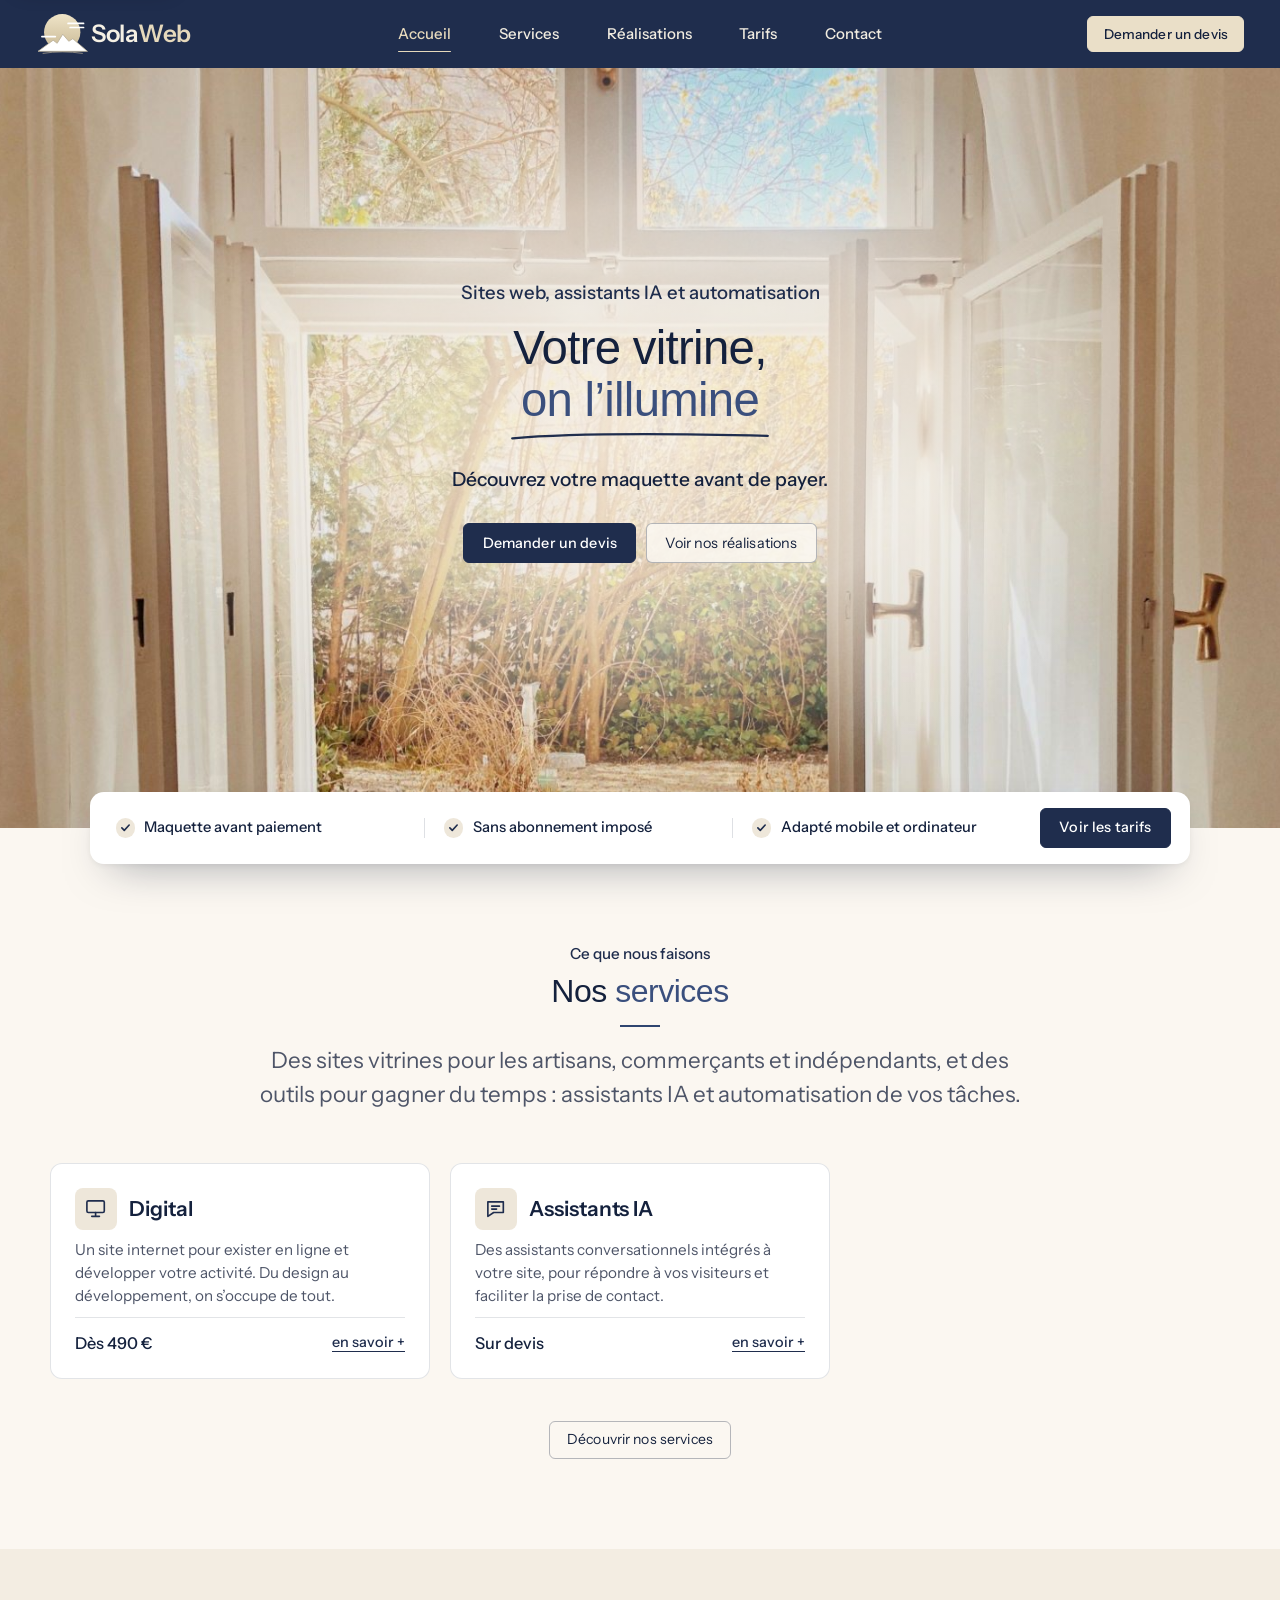
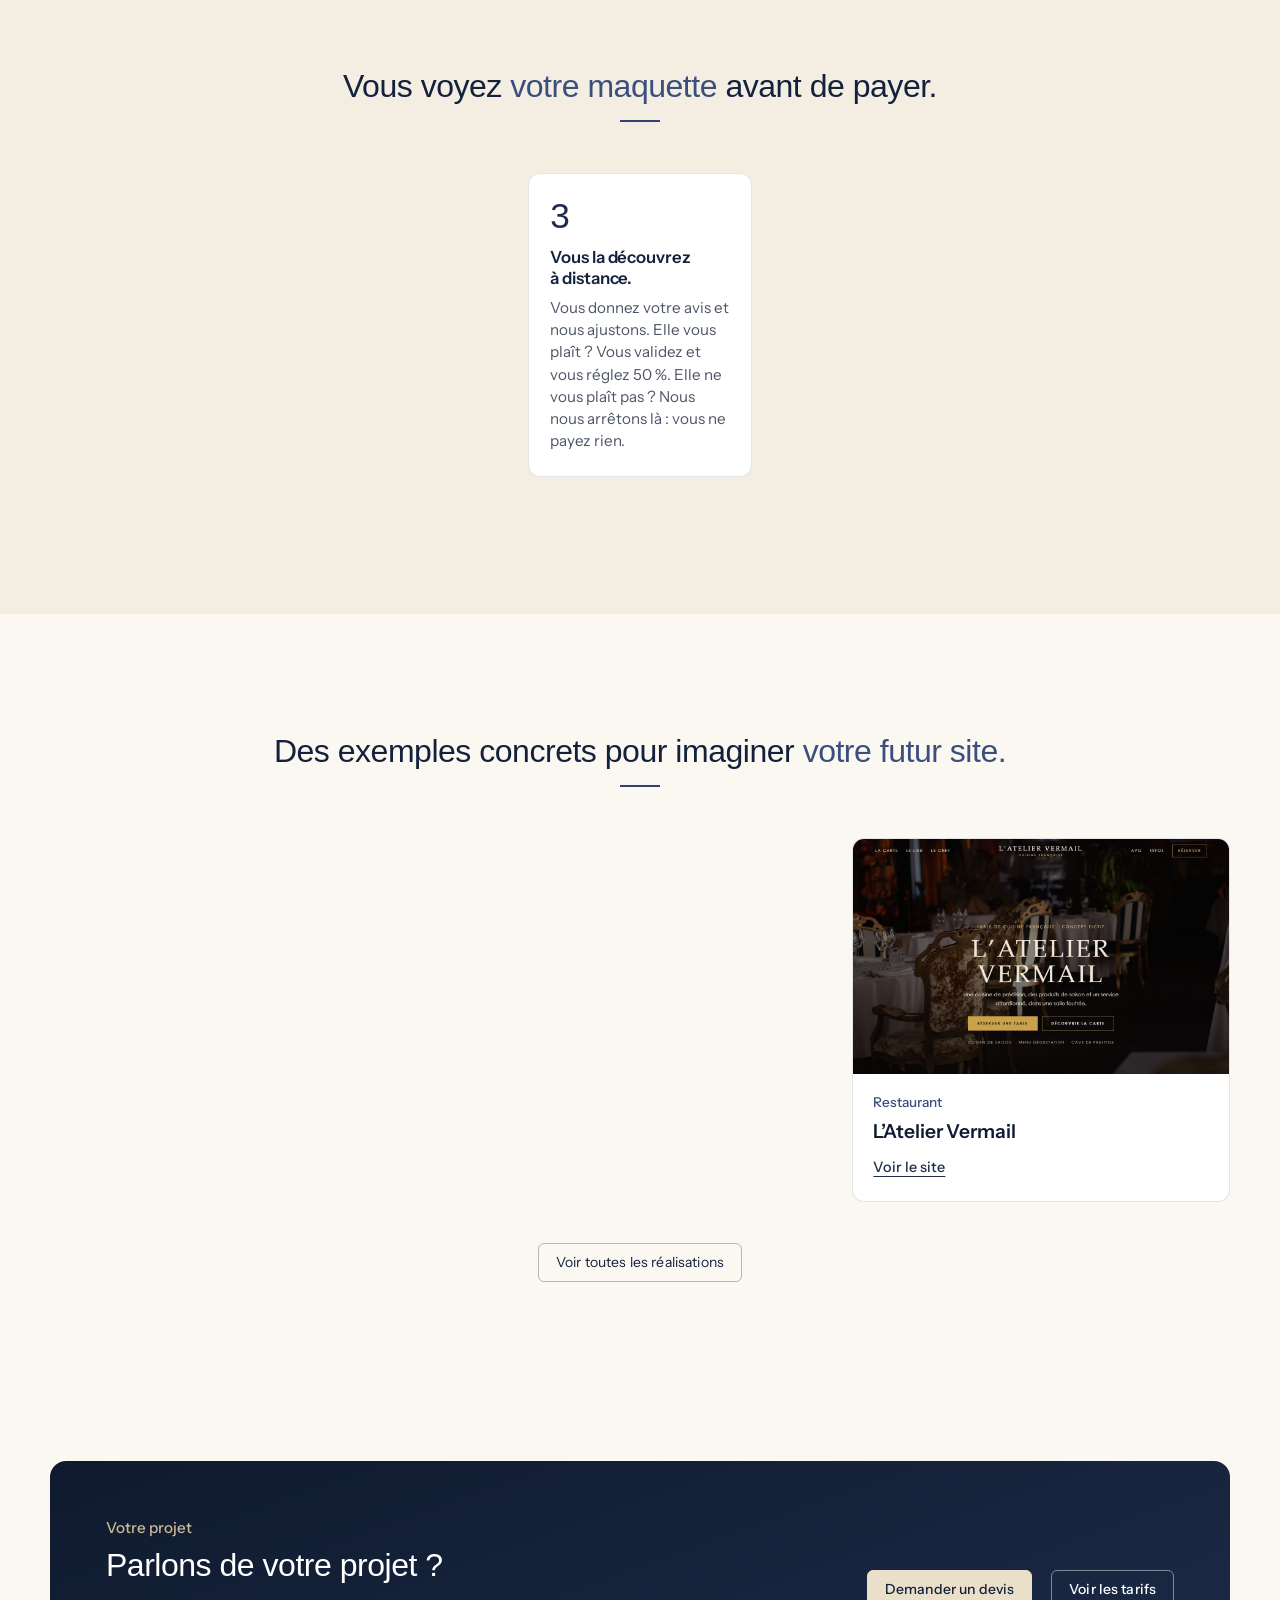
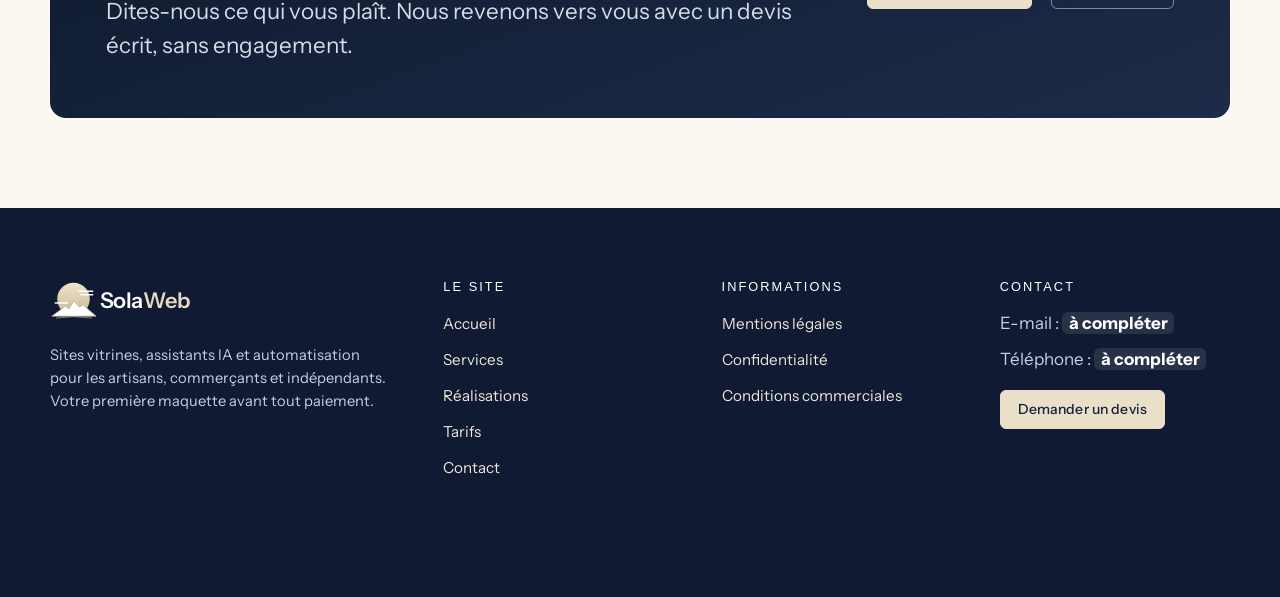
<file: ancien-logo-2-fenetre-salon.html>
<!DOCTYPE html>
<html lang="fr">
<head>
  <meta charset="utf-8">
  <meta name="viewport" content="width=device-width, initial-scale=1">
  <title>ESSAI Photo A : fenêtre + salon</title>
  <meta name="description" content="SolaWeb crée des sites vitrines pour artisans, commerçants et indépendants, des assistants IA et l&rsquo;automatisation de vos tâches. Votre maquette avant tout paiement.">
  <meta name="robots" content="noindex, nofollow"><!-- Version de travail : à retirer avant publication -->
  <meta name="theme-color" content="#1F2D4D">
  <!-- Aperçu de partage : à compléter avec l'adresse (og:url) et une image absolue (og:image) une fois le domaine choisi -->
  <meta property="og:type" content="website">
  <meta property="og:locale" content="fr_FR">
  <meta property="og:site_name" content="SolaWeb">
  <meta property="og:title" content="SolaWeb — Sites web, assistants IA et automatisation">
  <meta property="og:description" content="SolaWeb crée des sites vitrines pour artisans, commerçants et indépendants, des assistants IA et l&rsquo;automatisation de vos tâches. Votre maquette avant tout paiement.">
  <meta name="twitter:card" content="summary">
  <link rel="icon" href="favicon.svg" type="image/svg+xml">
  <link rel="preload" href="assets/fonts/instrument-sans-latin.woff2" as="font" type="font/woff2" crossorigin>
  <link rel="preload" href="assets/fonts/eb-garamond-400.woff2" as="font" type="font/woff2" crossorigin>
  <link rel="stylesheet" href="css/site.css">
  <link rel="stylesheet" href="css/theme.css">
  <link rel="stylesheet" href="css/accueil-photo.css?v=7">
  <link rel="stylesheet" href="css/marine.css?v=8">
  <script src="js/animations.js"></script>
  <script src="js/main.js" defer></script>
<style>/* Essai photo A : la fenêtre puis une autre photo (17.11.2026) */ .diapo .diapo-2 { background-image: url("assets/photos/essai-A-salon.jpg"); background-position: center 60%; }</style>
</head>
<body class="page-accueil photo-6c">
  <svg width="0" height="0" style="position:absolute" aria-hidden="true" focusable="false">
    <!-- Logo SolaWeb (soleil levant + montagnes), redessiné en vectoriel d'après le logo fourni (assets/logo-solaweb-original.png) -->
    <symbol id="logo-sw" viewBox="0 0 330 92">
      <defs>
        <linearGradient id="sw-soleil" x1="0" y1="0" x2="0" y2="1"><stop offset="0" stop-color="#FFC531"/><stop offset="1" stop-color="#FF6A1A"/></linearGradient>
        <clipPath id="sw-horizon"><rect x="0" y="0" width="104" height="72"/></clipPath>
      </defs>
      <circle cx="52" cy="42" r="36" fill="url(#sw-soleil)" clip-path="url(#sw-horizon)"/>
      <g fill="#fff"><rect x="62" y="23" width="34" height="3.4" rx="1.7"/><rect x="66" y="31" width="30" height="3.4" rx="1.7"/><rect x="10" y="49" width="30" height="3.4" rx="1.7"/></g>
      <path d="M4 80L34 58L42 64L53 46L65 60L73 55L102 80Z" fill="#fff" stroke="#CFC3F2" stroke-width="1.6" stroke-linejoin="round"/>
      <path d="M14 84Q52 78 92 84" fill="none" stroke="#CFC3F2" stroke-width="1.4" stroke-linecap="round"/>
      <text x="110" y="62" font-size="48" font-weight="600" letter-spacing="-1"><tspan fill="currentColor">Sola</tspan><tspan fill="#F47B20">Web</tspan></text>
    </symbol>
  </svg>
  <a class="lien-evitement" href="#contenu">Aller au contenu</a>

  <header class="entete">
    <div class="conteneur entete-interieur">
      <a class="marque" href="index.html" aria-label="SolaWeb, page d'accueil"><svg class="logo-sw" viewBox="0 0 330 92" aria-hidden="true" focusable="false"><use href="#logo-sw"/></svg></a>
      <button class="bouton-menu" type="button" aria-expanded="false" aria-controls="menu">Menu</button>
      <nav class="menu" id="menu" aria-label="Navigation principale">
        <ul>
          <li><a href="index.html" aria-current="page">Accueil</a></li>
          <li><a href="services.html">Services</a></li>
          <li><a href="realisations.html">Réalisations</a></li>
          <li><a href="tarifs.html">Tarifs</a></li>
          <li><a href="contact.html">Contact</a></li>
        </ul>
        <div class="menu-cta-zone"><a class="bouton bouton-plein fleche" href="contact.html">Demander un devis</a></div>
      </nav>
    </div>
  </header>

  <main id="contenu">

    <!-- ===== Accueil ===== -->
    <section class="heros" id="accueil" aria-labelledby="titre-accueil">
      <!-- Diaporama de fond (2 photos qui se fondent l'une dans l'autre) : réglages dans css/accueil-photo.css -->
      <div class="diapo" aria-hidden="true">
        <span class="diapo-1"></span>
        <span class="diapo-2"></span>
      </div>
      <div class="heros-texte">
        <p class="eyebrow-sw" data-anime>Sites web, assistants IA et automatisation</p>
        <h1 id="titre-accueil" data-mots>Votre vitrine, <span class="accent">on l&rsquo;illumine</span></h1>
        <p class="promesse" data-anime style="--d:700">Découvrez votre maquette avant de payer.</p>
        <div class="actions" data-anime style="--d:850">
          <a class="bouton bouton-plein fleche" href="contact.html">Demander un devis</a>
          <a class="bouton bouton-contour" href="realisations.html">Voir nos réalisations</a>
        </div>
      </div>
      <!-- Photo d'accueil (fenêtre ouverte, en plein écran, textes centrés) : posée en fond par css/accueil-photo.css (classe photo-6c sur <body>).
           La vidéo d'origine reste dans assets/video si on veut la remettre. -->
      <div class="barre-infos" data-anime style="--d:900">
        <ul>
          <li>Maquette avant paiement</li>
          <li>Sans abonnement imposé</li>
          <li>Adapté mobile et ordinateur</li>
        </ul>
        <a class="bouton bouton-plein" href="tarifs.html">Voir les tarifs</a>
      </div>
    </section>

    <!-- ===== Ce que nous faisons ===== -->
    <section class="section clair" aria-labelledby="t-services">
      <div class="conteneur">
        <div class="tete-section">
          <p class="sur-titre">Ce que nous faisons</p>
          <h2 id="t-services">Nos <span class="mot-bronze">services</span></h2>
          <p>Des sites vitrines pour les artisans, commerçants et indépendants, et des outils pour gagner du temps : assistants IA et automatisation de vos tâches.</p>
        </div>
        <div class="cartes-services" data-anime="groupe">
          <article class="carte-s">
            <div class="cs-tete"><span class="cs-ico" aria-hidden="true"><svg viewBox="0 0 24 24" fill="none" stroke="currentColor" stroke-width="1.7" stroke-linecap="round" stroke-linejoin="round" focusable="false"><rect x="3" y="4" width="18" height="12" rx="1.5"/><path d="M8 20h8M12 16v4"/></svg></span><h3>Digital</h3></div>
            <p>Un site internet pour exister en ligne et développer votre activité. Du design au développement, on s&rsquo;occupe de tout.</p>
            <div class="cs-pied"><span class="cs-prix">Dès 490 €</span><a class="cs-lien" href="services.html">en savoir +</a></div>
          </article>
          <article class="carte-s">
            <div class="cs-tete"><span class="cs-ico" aria-hidden="true"><svg viewBox="0 0 24 24" fill="none" stroke="currentColor" stroke-width="1.7" stroke-linecap="round" stroke-linejoin="round" focusable="false"><path d="M4 5h16v11H10l-6 4z"/><path d="M8 9.5h8M8 12.5h5"/></svg></span><h3>Assistants IA</h3></div>
            <p>Des assistants conversationnels intégrés à votre site, pour répondre à vos visiteurs et faciliter la prise de contact.</p>
            <div class="cs-pied"><span class="cs-prix">Sur devis</span><a class="cs-lien" href="services.html#ia">en savoir +</a></div>
          </article>
          <article class="carte-s">
            <div class="cs-tete"><span class="cs-ico" aria-hidden="true"><svg viewBox="0 0 24 24" fill="none" stroke="currentColor" stroke-width="1.7" stroke-linecap="round" stroke-linejoin="round" focusable="false"><path d="M4 12a8 8 0 0 1 14-5.3L20 9"/><path d="M20 4v5h-5"/><path d="M20 12a8 8 0 0 1-14 5.3L4 15"/><path d="M4 20v-5h5"/></svg></span><h3>Automatisation</h3></div>
            <p>Nous automatisons vos tâches répétitives pour vous faire gagner du temps au quotidien.</p>
            <div class="cs-pied"><span class="cs-prix">Sur devis</span><a class="cs-lien" href="services.html#automatisation">en savoir +</a></div>
          </article>
        </div>
        <div class="centre-actions" data-anime><a class="bouton bouton-contour fleche" href="services.html">Découvrir nos services</a></div>
      </div>
    </section>

    <!-- ===== Méthode ===== -->
    <section class="section fond-pale" aria-labelledby="t-etapes">
      <div class="conteneur">
        <div class="tete-section">
          <p class="sur-titre">Notre méthode</p>
          <h2 id="t-etapes">Vous voyez <span class="mot-bronze">votre maquette</span> avant de payer.</h2>
        </div>
        <ol class="etapes5" data-anime="groupe">
          <li class="etape"><span class="etape-num" aria-hidden="true">1</span><h3>On échange.</h3><p>Vous nous présentez votre activité, vos clients et vos envies. Nous vous disons franchement si nous pouvons vous aider.</p></li>
          <li class="etape"><span class="etape-num" aria-hidden="true">2</span><h3>Votre première maquette est créée.</h3><p>Vous n&rsquo;avez encore rien payé.</p></li>
          <li class="etape"><span class="etape-num" aria-hidden="true">3</span><h3>Vous la découvrez à distance.</h3><p>Vous donnez votre avis et nous ajustons. Elle vous plaît&nbsp;? Vous validez et vous réglez 50&nbsp;%. Elle ne vous plaît pas&nbsp;? Nous nous arrêtons là&nbsp;: vous ne payez&nbsp;rien.</p></li>
          <li class="etape"><span class="etape-num" aria-hidden="true">4</span><h3>Le reste du site est réalisé.</h3><p>Vous découvrez la version finale.</p></li>
          <li class="etape"><span class="etape-num" aria-hidden="true">5</span><h3>Vous validez et réglez les 50&nbsp;% restants.</h3><p>Votre site est mis en ligne.</p></li>
        </ol>
        <p class="delai-etapes" data-anime>Le délai de réalisation est précisé dans votre devis.</p>
      </div>
    </section>

    <!-- ===== Réalisations (aperçu) ===== -->
    <section class="section clair" aria-labelledby="t-real">
      <div class="conteneur">
        <div class="tete-section">
          <p class="sur-titre">Nos réalisations</p>
          <h2 id="t-real">Des exemples concrets pour imaginer <span class="mot-bronze">votre futur site.</span></h2>
        </div>
        <div class="grille-projets" data-anime="groupe">
          <a class="carte-projet" href="beauty-palace/index.html">
            <div class="cp-image"><img src="assets/demos/beauty-palace-ordi.jpg" width="1366" height="768" alt="" loading="lazy" decoding="async"></div>
            <div class="cp-texte"><span class="cp-type">Institut de beauté</span><h3>Beauty Palace</h3><span class="lien-fleche">Voir le site</span></div>
          </a>
          <a class="carte-projet" href="eclat-peinture-93/index.html">
            <div class="cp-image"><img src="assets/demos/eclat-ordi.jpg" width="1366" height="768" alt="" loading="lazy" decoding="async"></div>
            <div class="cp-texte"><span class="cp-type">Peintre en bâtiment</span><h3>Éclat Peinture 93</h3><span class="lien-fleche">Voir le site</span></div>
          </a>
          <a class="carte-projet" href="atelier-vermail/index.html">
            <div class="cp-image"><img src="assets/demos/atelier-vermail-ordi.jpg" width="1366" height="768" alt="" loading="lazy" decoding="async"></div>
            <div class="cp-texte"><span class="cp-type">Restaurant</span><h3>L&rsquo;Atelier Vermail</h3><span class="lien-fleche">Voir le site</span></div>
          </a>
        </div>
        <div class="centre-actions" data-anime><a class="bouton bouton-contour fleche" href="realisations.html">Voir toutes les réalisations</a></div>
      </div>
    </section>

    <!-- ===== Appel à l'action ===== -->
    <section class="section clair" aria-labelledby="t-cta">
      <div class="conteneur">
        <div class="bande-cta" data-anime>
          <div>
            <p class="sur-titre">Votre projet</p>
            <h2 id="t-cta">Parlons de votre projet&nbsp;?</h2>
            <p>Dites-nous ce qui vous plaît. Nous revenons vers vous avec un devis écrit, sans engagement.</p>
          </div>
          <div class="actions">
            <a class="bouton bouton-clair fleche" href="contact.html">Demander un devis</a>
            <a class="bouton bouton-transparent" href="tarifs.html">Voir les tarifs</a>
          </div>
        </div>
      </div>
    </section>
  </main>

  <footer class="pied-site">
    <div class="conteneur pied-grille">
      <div class="pied-marque">
        <a href="index.html" aria-label="SolaWeb, page d'accueil" style="display:inline-block"><svg class="logo-sw" viewBox="0 0 330 92" aria-hidden="true" focusable="false"><use href="#logo-sw"/></svg></a>
        <p>Sites vitrines, assistants IA et automatisation pour les artisans, commerçants et indépendants. Votre première maquette avant tout paiement.</p>
      </div>
      <nav aria-labelledby="pied-t1">
        <h2 class="pied-titre" id="pied-t1">Le site</h2>
        <ul>
          <li><a href="index.html">Accueil</a></li>
          <li><a href="services.html">Services</a></li>
          <li><a href="realisations.html">Réalisations</a></li>
          <li><a href="tarifs.html">Tarifs</a></li>
          <li><a href="contact.html">Contact</a></li>
        </ul>
      </nav>
      <nav aria-labelledby="pied-t2">
        <h2 class="pied-titre" id="pied-t2">Informations</h2>
        <ul>
          <li><a href="mentions-legales.html">Mentions légales</a></li>
          <li><a href="confidentialite.html">Confidentialité</a></li>
          <li><a href="conditions.html">Conditions commerciales</a></li>
        </ul>
      </nav>
      <div>
        <h2 class="pied-titre">Contact</h2>
        <ul>
          <li>E-mail : <span class="a-completer">à compléter</span></li>
          <li>Téléphone : <span class="a-completer">à compléter</span></li>
        </ul>
        <a class="bouton bouton-plat bouton-plat-plein fleche" href="contact.html">Demander un devis</a>
      </div>
    </div>
    <div class="conteneur pied-bas">
      <p>© 2026 SolaWeb · Version de travail : contenus provisoires, non destinée à la publication.</p>
    </div>
  </footer>
</body>
</html>
</file>
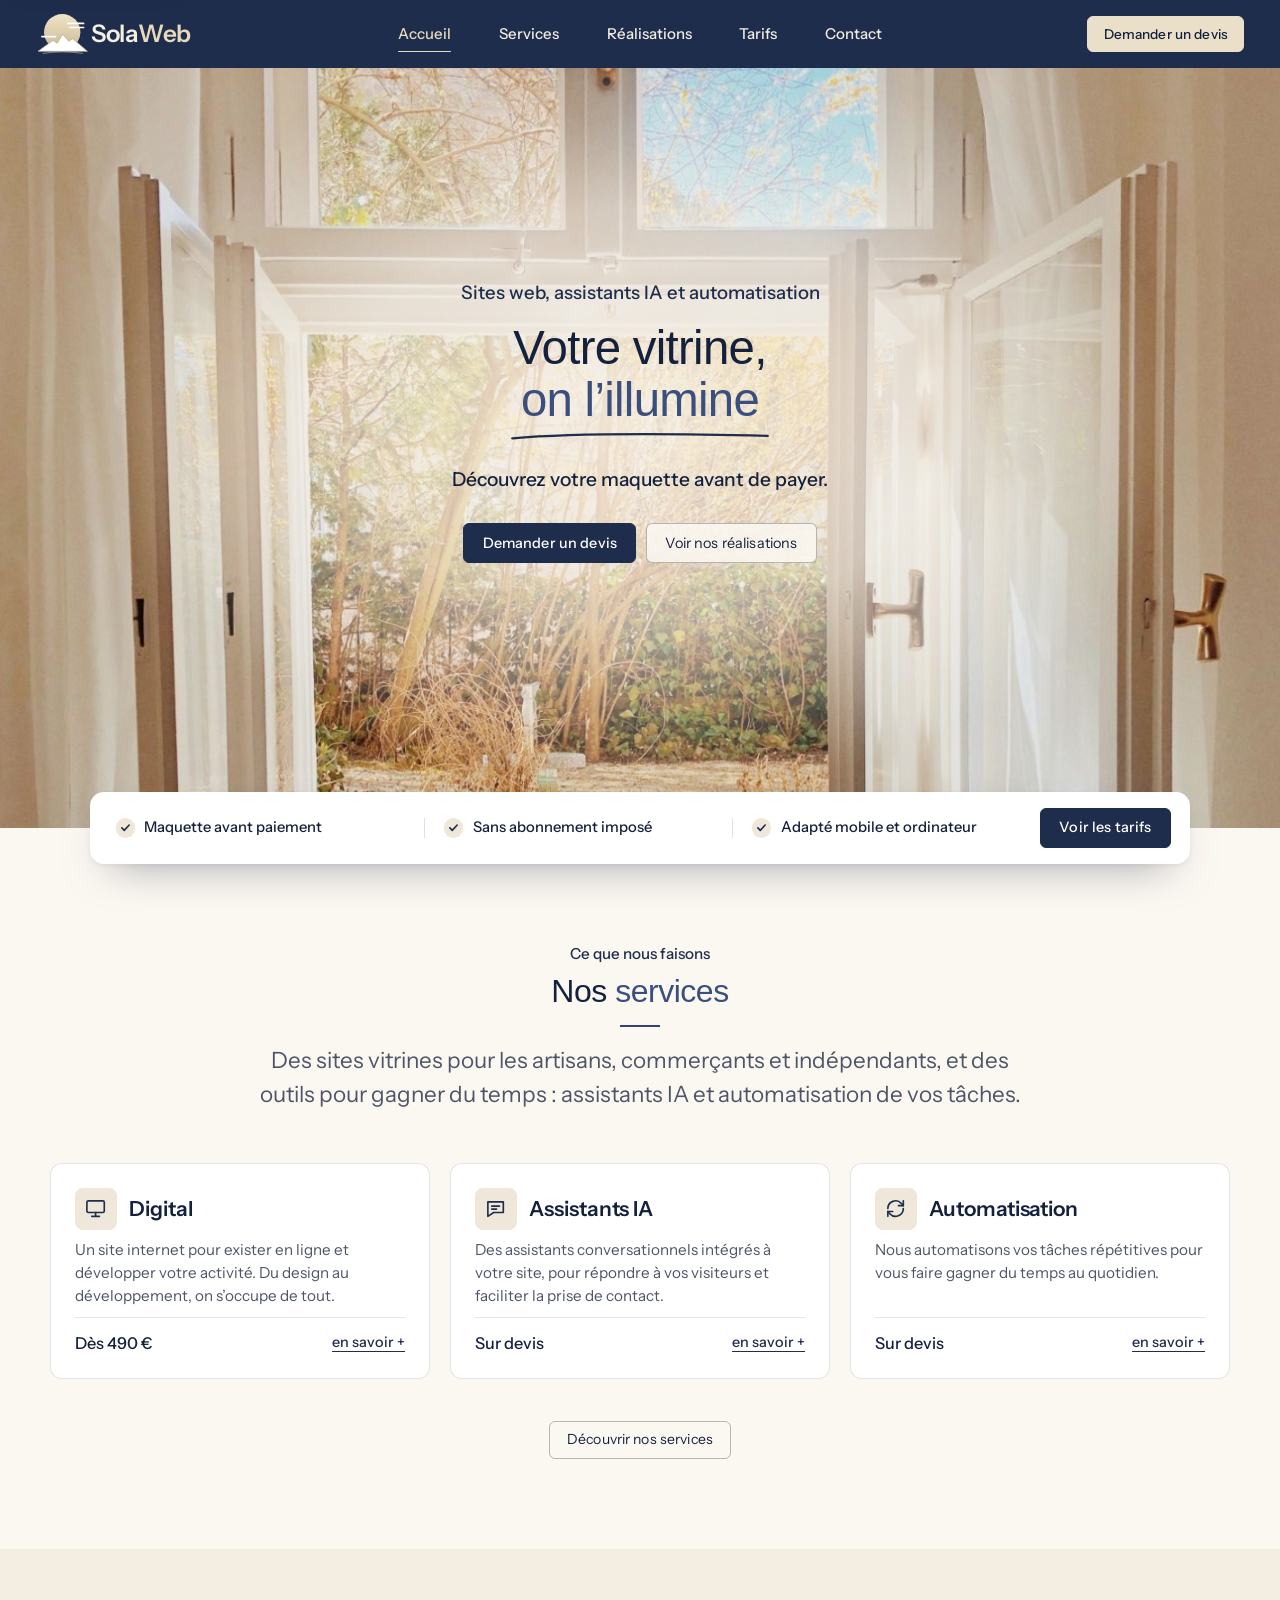
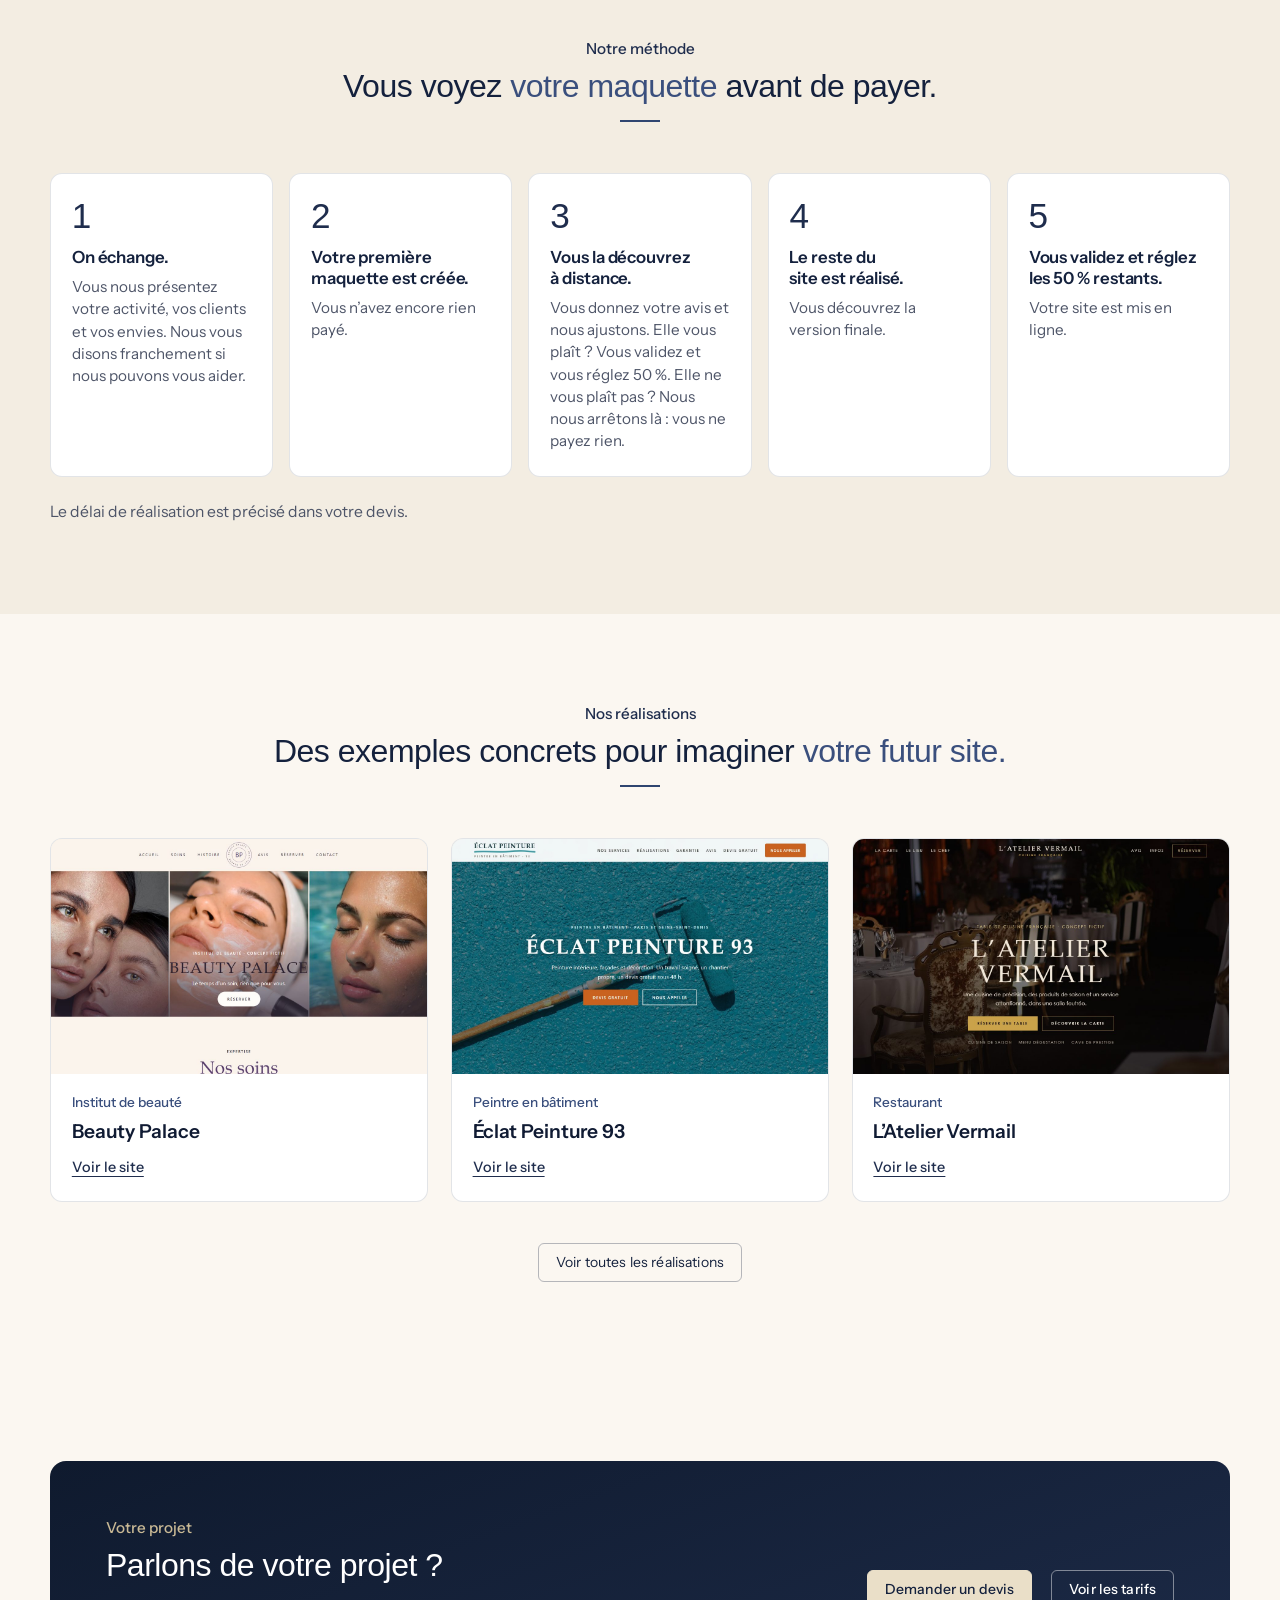
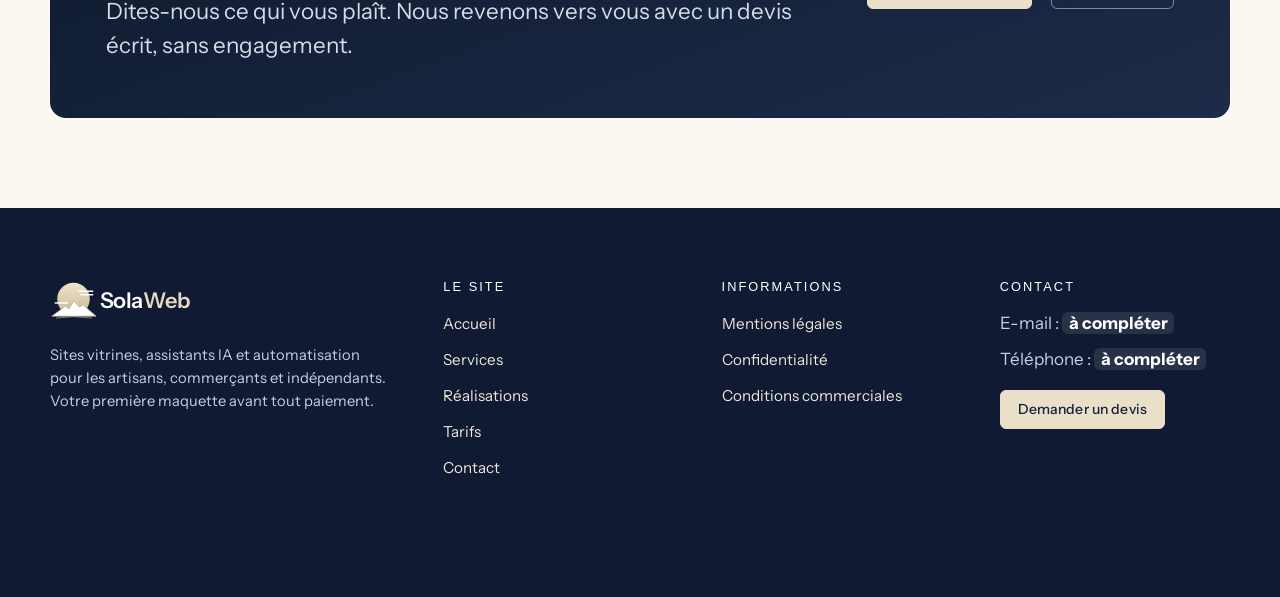
<file: ancien-logo-3-fenetre-open-space.html>
<!DOCTYPE html>
<html lang="fr">
<head>
  <meta charset="utf-8">
  <meta name="viewport" content="width=device-width, initial-scale=1">
  <title>ESSAI Photo B : fenêtre + open space</title>
  <meta name="description" content="SolaWeb crée des sites vitrines pour artisans, commerçants et indépendants, des assistants IA et l&rsquo;automatisation de vos tâches. Votre maquette avant tout paiement.">
  <meta name="robots" content="noindex, nofollow"><!-- Version de travail : à retirer avant publication -->
  <meta name="theme-color" content="#1F2D4D">
  <!-- Aperçu de partage : à compléter avec l'adresse (og:url) et une image absolue (og:image) une fois le domaine choisi -->
  <meta property="og:type" content="website">
  <meta property="og:locale" content="fr_FR">
  <meta property="og:site_name" content="SolaWeb">
  <meta property="og:title" content="SolaWeb — Sites web, assistants IA et automatisation">
  <meta property="og:description" content="SolaWeb crée des sites vitrines pour artisans, commerçants et indépendants, des assistants IA et l&rsquo;automatisation de vos tâches. Votre maquette avant tout paiement.">
  <meta name="twitter:card" content="summary">
  <link rel="icon" href="favicon.svg" type="image/svg+xml">
  <link rel="preload" href="assets/fonts/instrument-sans-latin.woff2" as="font" type="font/woff2" crossorigin>
  <link rel="preload" href="assets/fonts/eb-garamond-400.woff2" as="font" type="font/woff2" crossorigin>
  <link rel="stylesheet" href="css/site.css">
  <link rel="stylesheet" href="css/theme.css">
  <link rel="stylesheet" href="css/accueil-photo.css?v=7">
  <link rel="stylesheet" href="css/marine.css?v=8">
  <script src="js/animations.js"></script>
  <script src="js/main.js" defer></script>
<style>/* Essai photo B : la fenêtre puis une autre photo (17.11.2026) */ .diapo .diapo-2 { background-image: url("assets/photos/essai-B-openspace.jpg"); background-position: center 50%; }</style>
</head>
<body class="page-accueil photo-6c">
  <svg width="0" height="0" style="position:absolute" aria-hidden="true" focusable="false">
    <!-- Logo SolaWeb (soleil levant + montagnes), redessiné en vectoriel d'après le logo fourni (assets/logo-solaweb-original.png) -->
    <symbol id="logo-sw" viewBox="0 0 330 92">
      <defs>
        <linearGradient id="sw-soleil" x1="0" y1="0" x2="0" y2="1"><stop offset="0" stop-color="#FFC531"/><stop offset="1" stop-color="#FF6A1A"/></linearGradient>
        <clipPath id="sw-horizon"><rect x="0" y="0" width="104" height="72"/></clipPath>
      </defs>
      <circle cx="52" cy="42" r="36" fill="url(#sw-soleil)" clip-path="url(#sw-horizon)"/>
      <g fill="#fff"><rect x="62" y="23" width="34" height="3.4" rx="1.7"/><rect x="66" y="31" width="30" height="3.4" rx="1.7"/><rect x="10" y="49" width="30" height="3.4" rx="1.7"/></g>
      <path d="M4 80L34 58L42 64L53 46L65 60L73 55L102 80Z" fill="#fff" stroke="#CFC3F2" stroke-width="1.6" stroke-linejoin="round"/>
      <path d="M14 84Q52 78 92 84" fill="none" stroke="#CFC3F2" stroke-width="1.4" stroke-linecap="round"/>
      <text x="110" y="62" font-size="48" font-weight="600" letter-spacing="-1"><tspan fill="currentColor">Sola</tspan><tspan fill="#F47B20">Web</tspan></text>
    </symbol>
  </svg>
  <a class="lien-evitement" href="#contenu">Aller au contenu</a>

  <header class="entete">
    <div class="conteneur entete-interieur">
      <a class="marque" href="index.html" aria-label="SolaWeb, page d'accueil"><svg class="logo-sw" viewBox="0 0 330 92" aria-hidden="true" focusable="false"><use href="#logo-sw"/></svg></a>
      <button class="bouton-menu" type="button" aria-expanded="false" aria-controls="menu">Menu</button>
      <nav class="menu" id="menu" aria-label="Navigation principale">
        <ul>
          <li><a href="index.html" aria-current="page">Accueil</a></li>
          <li><a href="services.html">Services</a></li>
          <li><a href="realisations.html">Réalisations</a></li>
          <li><a href="tarifs.html">Tarifs</a></li>
          <li><a href="contact.html">Contact</a></li>
        </ul>
        <div class="menu-cta-zone"><a class="bouton bouton-plein fleche" href="contact.html">Demander un devis</a></div>
      </nav>
    </div>
  </header>

  <main id="contenu">

    <!-- ===== Accueil ===== -->
    <section class="heros" id="accueil" aria-labelledby="titre-accueil">
      <!-- Diaporama de fond (2 photos qui se fondent l'une dans l'autre) : réglages dans css/accueil-photo.css -->
      <div class="diapo" aria-hidden="true">
        <span class="diapo-1"></span>
        <span class="diapo-2"></span>
      </div>
      <div class="heros-texte">
        <p class="eyebrow-sw" data-anime>Sites web, assistants IA et automatisation</p>
        <h1 id="titre-accueil" data-mots>Votre vitrine, <span class="accent">on l&rsquo;illumine</span></h1>
        <p class="promesse" data-anime style="--d:700">Découvrez votre maquette avant de payer.</p>
        <div class="actions" data-anime style="--d:850">
          <a class="bouton bouton-plein fleche" href="contact.html">Demander un devis</a>
          <a class="bouton bouton-contour" href="realisations.html">Voir nos réalisations</a>
        </div>
      </div>
      <!-- Photo d'accueil (fenêtre ouverte, en plein écran, textes centrés) : posée en fond par css/accueil-photo.css (classe photo-6c sur <body>).
           La vidéo d'origine reste dans assets/video si on veut la remettre. -->
      <div class="barre-infos" data-anime style="--d:900">
        <ul>
          <li>Maquette avant paiement</li>
          <li>Sans abonnement imposé</li>
          <li>Adapté mobile et ordinateur</li>
        </ul>
        <a class="bouton bouton-plein" href="tarifs.html">Voir les tarifs</a>
      </div>
    </section>

    <!-- ===== Ce que nous faisons ===== -->
    <section class="section clair" aria-labelledby="t-services">
      <div class="conteneur">
        <div class="tete-section">
          <p class="sur-titre">Ce que nous faisons</p>
          <h2 id="t-services">Nos <span class="mot-bronze">services</span></h2>
          <p>Des sites vitrines pour les artisans, commerçants et indépendants, et des outils pour gagner du temps : assistants IA et automatisation de vos tâches.</p>
        </div>
        <div class="cartes-services" data-anime="groupe">
          <article class="carte-s">
            <div class="cs-tete"><span class="cs-ico" aria-hidden="true"><svg viewBox="0 0 24 24" fill="none" stroke="currentColor" stroke-width="1.7" stroke-linecap="round" stroke-linejoin="round" focusable="false"><rect x="3" y="4" width="18" height="12" rx="1.5"/><path d="M8 20h8M12 16v4"/></svg></span><h3>Digital</h3></div>
            <p>Un site internet pour exister en ligne et développer votre activité. Du design au développement, on s&rsquo;occupe de tout.</p>
            <div class="cs-pied"><span class="cs-prix">Dès 490 €</span><a class="cs-lien" href="services.html">en savoir +</a></div>
          </article>
          <article class="carte-s">
            <div class="cs-tete"><span class="cs-ico" aria-hidden="true"><svg viewBox="0 0 24 24" fill="none" stroke="currentColor" stroke-width="1.7" stroke-linecap="round" stroke-linejoin="round" focusable="false"><path d="M4 5h16v11H10l-6 4z"/><path d="M8 9.5h8M8 12.5h5"/></svg></span><h3>Assistants IA</h3></div>
            <p>Des assistants conversationnels intégrés à votre site, pour répondre à vos visiteurs et faciliter la prise de contact.</p>
            <div class="cs-pied"><span class="cs-prix">Sur devis</span><a class="cs-lien" href="services.html#ia">en savoir +</a></div>
          </article>
          <article class="carte-s">
            <div class="cs-tete"><span class="cs-ico" aria-hidden="true"><svg viewBox="0 0 24 24" fill="none" stroke="currentColor" stroke-width="1.7" stroke-linecap="round" stroke-linejoin="round" focusable="false"><path d="M4 12a8 8 0 0 1 14-5.3L20 9"/><path d="M20 4v5h-5"/><path d="M20 12a8 8 0 0 1-14 5.3L4 15"/><path d="M4 20v-5h5"/></svg></span><h3>Automatisation</h3></div>
            <p>Nous automatisons vos tâches répétitives pour vous faire gagner du temps au quotidien.</p>
            <div class="cs-pied"><span class="cs-prix">Sur devis</span><a class="cs-lien" href="services.html#automatisation">en savoir +</a></div>
          </article>
        </div>
        <div class="centre-actions" data-anime><a class="bouton bouton-contour fleche" href="services.html">Découvrir nos services</a></div>
      </div>
    </section>

    <!-- ===== Méthode ===== -->
    <section class="section fond-pale" aria-labelledby="t-etapes">
      <div class="conteneur">
        <div class="tete-section">
          <p class="sur-titre">Notre méthode</p>
          <h2 id="t-etapes">Vous voyez <span class="mot-bronze">votre maquette</span> avant de payer.</h2>
        </div>
        <ol class="etapes5" data-anime="groupe">
          <li class="etape"><span class="etape-num" aria-hidden="true">1</span><h3>On échange.</h3><p>Vous nous présentez votre activité, vos clients et vos envies. Nous vous disons franchement si nous pouvons vous aider.</p></li>
          <li class="etape"><span class="etape-num" aria-hidden="true">2</span><h3>Votre première maquette est créée.</h3><p>Vous n&rsquo;avez encore rien payé.</p></li>
          <li class="etape"><span class="etape-num" aria-hidden="true">3</span><h3>Vous la découvrez à distance.</h3><p>Vous donnez votre avis et nous ajustons. Elle vous plaît&nbsp;? Vous validez et vous réglez 50&nbsp;%. Elle ne vous plaît pas&nbsp;? Nous nous arrêtons là&nbsp;: vous ne payez&nbsp;rien.</p></li>
          <li class="etape"><span class="etape-num" aria-hidden="true">4</span><h3>Le reste du site est réalisé.</h3><p>Vous découvrez la version finale.</p></li>
          <li class="etape"><span class="etape-num" aria-hidden="true">5</span><h3>Vous validez et réglez les 50&nbsp;% restants.</h3><p>Votre site est mis en ligne.</p></li>
        </ol>
        <p class="delai-etapes" data-anime>Le délai de réalisation est précisé dans votre devis.</p>
      </div>
    </section>

    <!-- ===== Réalisations (aperçu) ===== -->
    <section class="section clair" aria-labelledby="t-real">
      <div class="conteneur">
        <div class="tete-section">
          <p class="sur-titre">Nos réalisations</p>
          <h2 id="t-real">Des exemples concrets pour imaginer <span class="mot-bronze">votre futur site.</span></h2>
        </div>
        <div class="grille-projets" data-anime="groupe">
          <a class="carte-projet" href="beauty-palace/index.html">
            <div class="cp-image"><img src="assets/demos/beauty-palace-ordi.jpg" width="1366" height="768" alt="" loading="lazy" decoding="async"></div>
            <div class="cp-texte"><span class="cp-type">Institut de beauté</span><h3>Beauty Palace</h3><span class="lien-fleche">Voir le site</span></div>
          </a>
          <a class="carte-projet" href="eclat-peinture-93/index.html">
            <div class="cp-image"><img src="assets/demos/eclat-ordi.jpg" width="1366" height="768" alt="" loading="lazy" decoding="async"></div>
            <div class="cp-texte"><span class="cp-type">Peintre en bâtiment</span><h3>Éclat Peinture 93</h3><span class="lien-fleche">Voir le site</span></div>
          </a>
          <a class="carte-projet" href="atelier-vermail/index.html">
            <div class="cp-image"><img src="assets/demos/atelier-vermail-ordi.jpg" width="1366" height="768" alt="" loading="lazy" decoding="async"></div>
            <div class="cp-texte"><span class="cp-type">Restaurant</span><h3>L&rsquo;Atelier Vermail</h3><span class="lien-fleche">Voir le site</span></div>
          </a>
        </div>
        <div class="centre-actions" data-anime><a class="bouton bouton-contour fleche" href="realisations.html">Voir toutes les réalisations</a></div>
      </div>
    </section>

    <!-- ===== Appel à l'action ===== -->
    <section class="section clair" aria-labelledby="t-cta">
      <div class="conteneur">
        <div class="bande-cta" data-anime>
          <div>
            <p class="sur-titre">Votre projet</p>
            <h2 id="t-cta">Parlons de votre projet&nbsp;?</h2>
            <p>Dites-nous ce qui vous plaît. Nous revenons vers vous avec un devis écrit, sans engagement.</p>
          </div>
          <div class="actions">
            <a class="bouton bouton-clair fleche" href="contact.html">Demander un devis</a>
            <a class="bouton bouton-transparent" href="tarifs.html">Voir les tarifs</a>
          </div>
        </div>
      </div>
    </section>
  </main>

  <footer class="pied-site">
    <div class="conteneur pied-grille">
      <div class="pied-marque">
        <a href="index.html" aria-label="SolaWeb, page d'accueil" style="display:inline-block"><svg class="logo-sw" viewBox="0 0 330 92" aria-hidden="true" focusable="false"><use href="#logo-sw"/></svg></a>
        <p>Sites vitrines, assistants IA et automatisation pour les artisans, commerçants et indépendants. Votre première maquette avant tout paiement.</p>
      </div>
      <nav aria-labelledby="pied-t1">
        <h2 class="pied-titre" id="pied-t1">Le site</h2>
        <ul>
          <li><a href="index.html">Accueil</a></li>
          <li><a href="services.html">Services</a></li>
          <li><a href="realisations.html">Réalisations</a></li>
          <li><a href="tarifs.html">Tarifs</a></li>
          <li><a href="contact.html">Contact</a></li>
        </ul>
      </nav>
      <nav aria-labelledby="pied-t2">
        <h2 class="pied-titre" id="pied-t2">Informations</h2>
        <ul>
          <li><a href="mentions-legales.html">Mentions légales</a></li>
          <li><a href="confidentialite.html">Confidentialité</a></li>
          <li><a href="conditions.html">Conditions commerciales</a></li>
        </ul>
      </nav>
      <div>
        <h2 class="pied-titre">Contact</h2>
        <ul>
          <li>E-mail : <span class="a-completer">à compléter</span></li>
          <li>Téléphone : <span class="a-completer">à compléter</span></li>
        </ul>
        <a class="bouton bouton-plat bouton-plat-plein fleche" href="contact.html">Demander un devis</a>
      </div>
    </div>
    <div class="conteneur pied-bas">
      <p>© 2026 SolaWeb · Version de travail : contenus provisoires, non destinée à la publication.</p>
    </div>
  </footer>
</body>
</html>
</file>
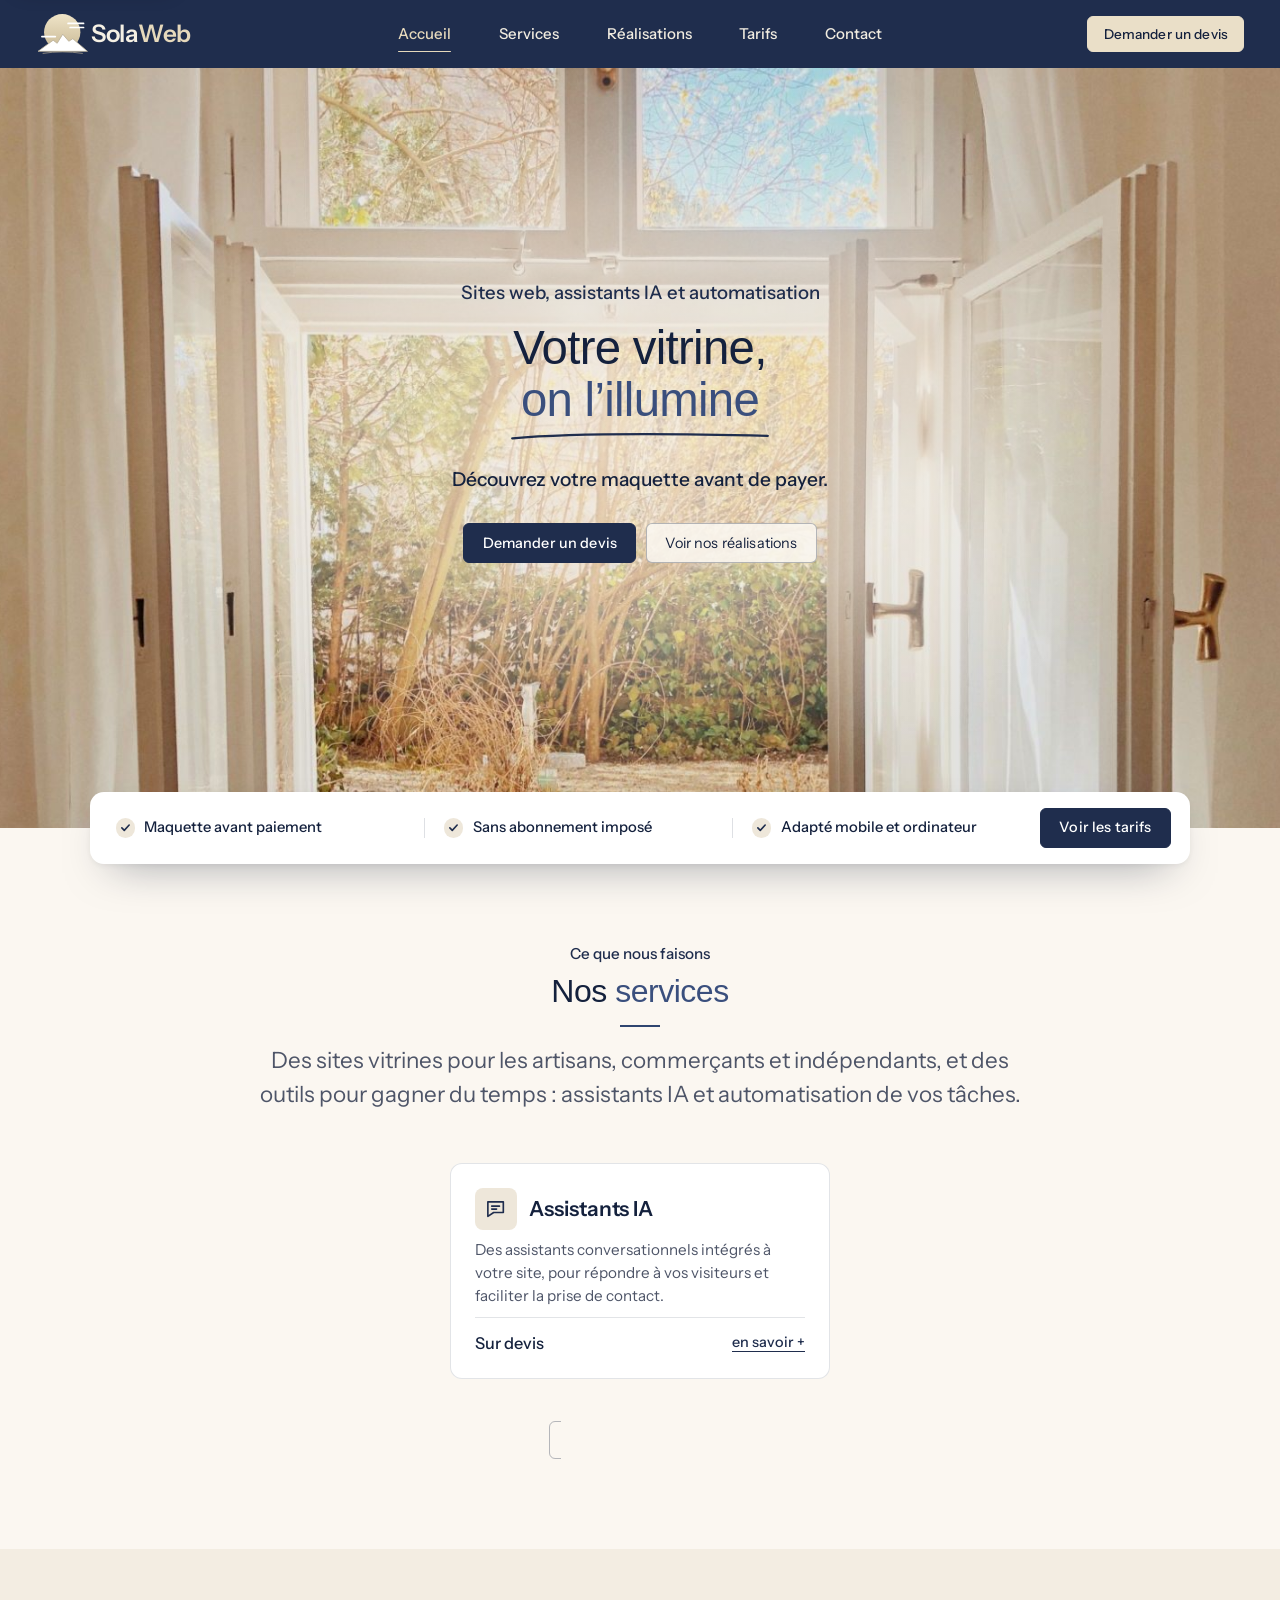
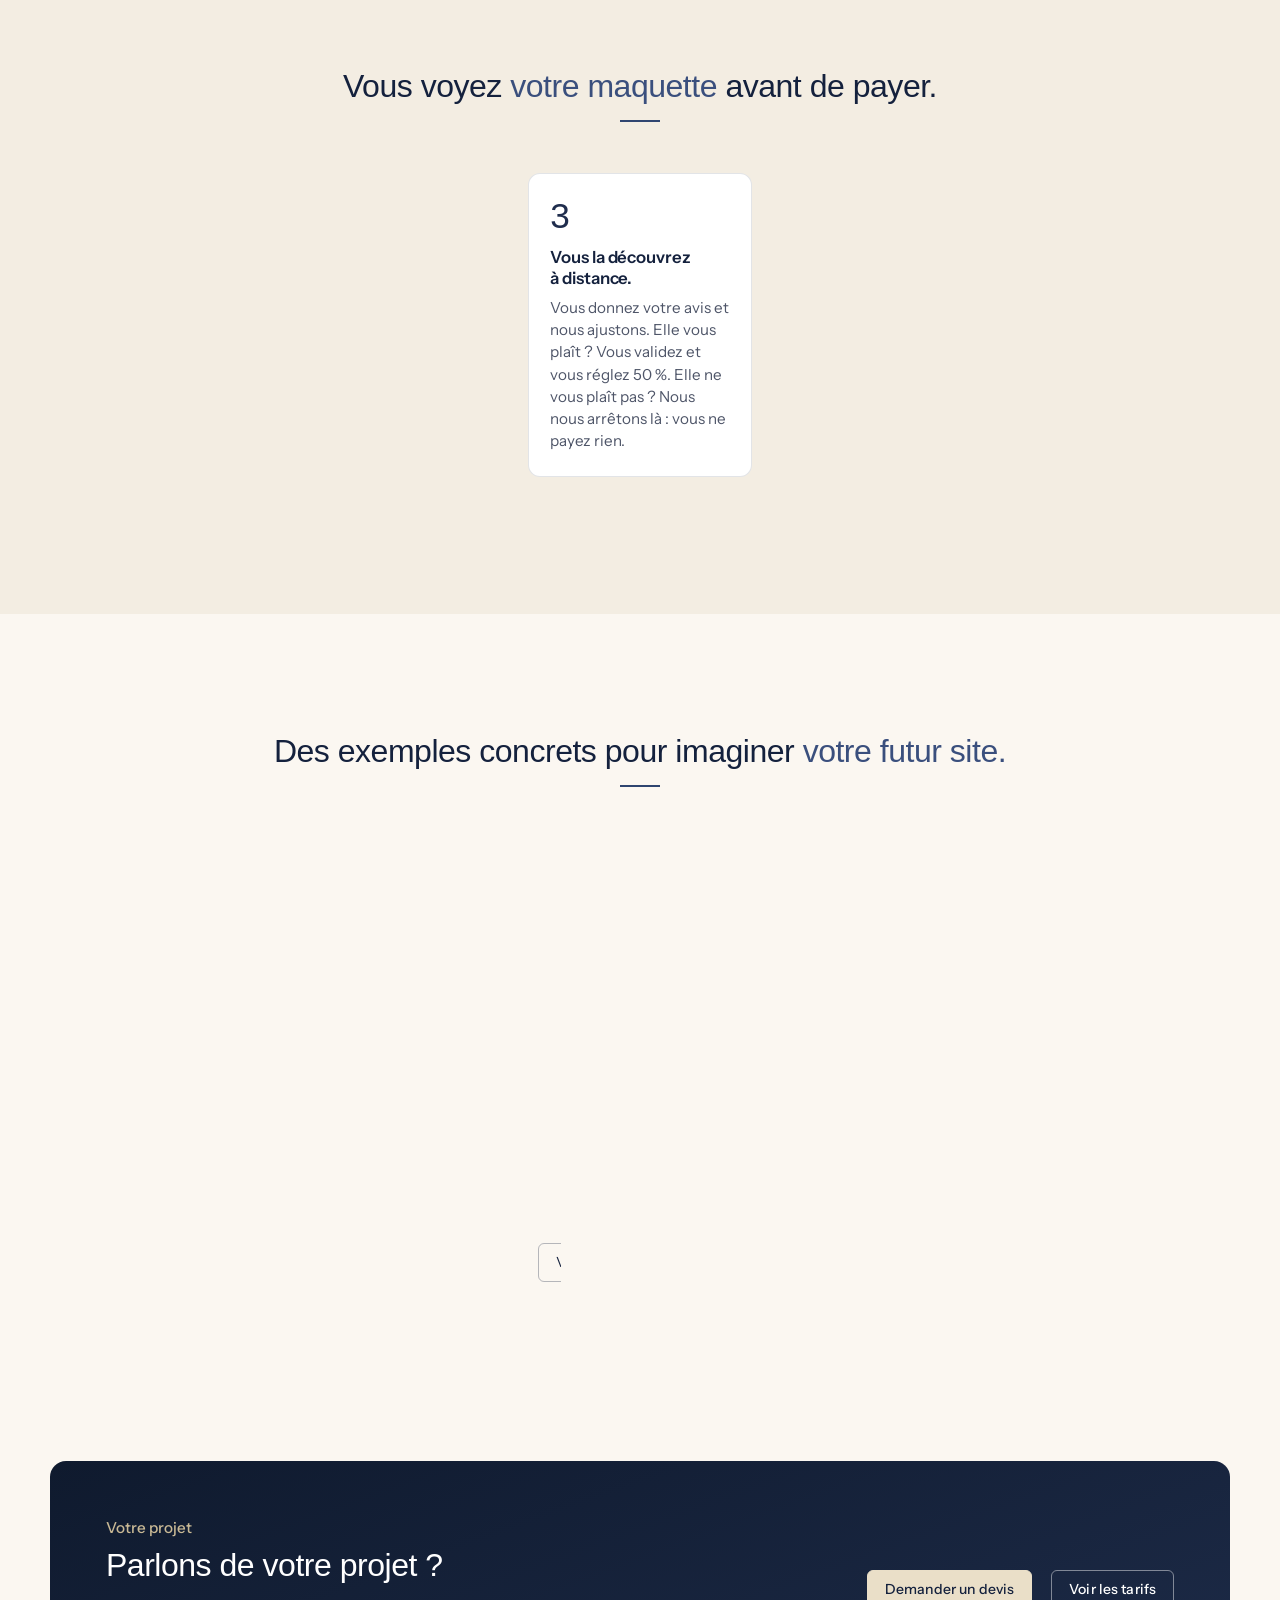
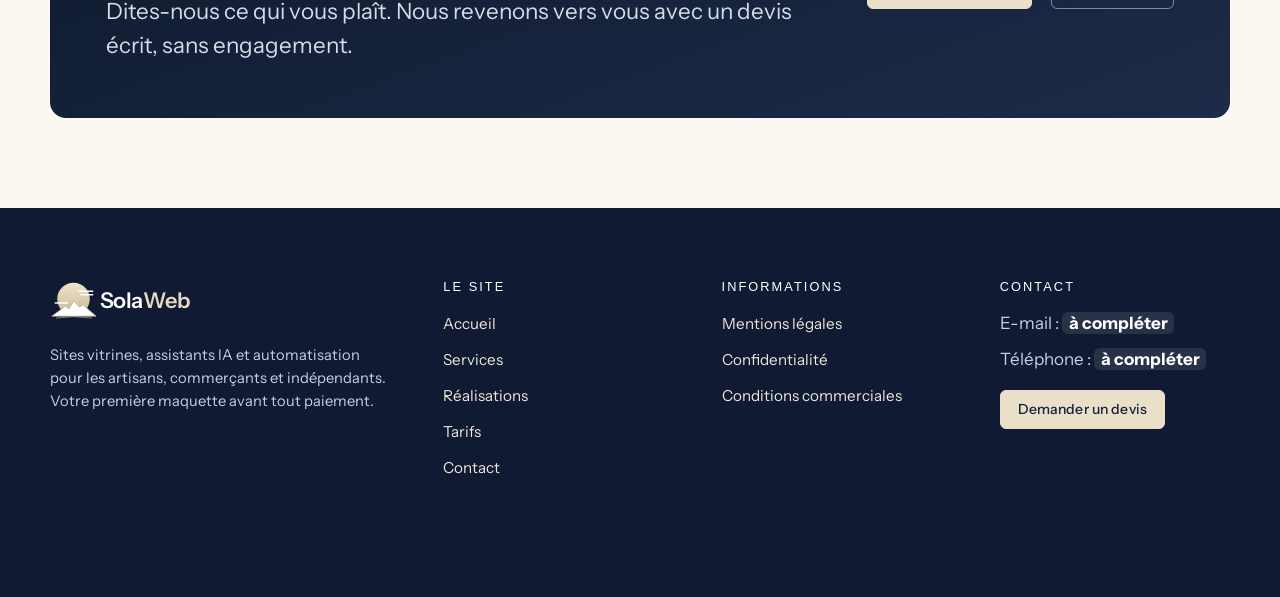
<file: ancien-logo-4-fenetre-plante-et-pc.html>
<!DOCTYPE html>
<html lang="fr">
<head>
  <meta charset="utf-8">
  <meta name="viewport" content="width=device-width, initial-scale=1">
  <title>ESSAI Photo C : fenêtre + plante</title>
  <meta name="description" content="SolaWeb crée des sites vitrines pour artisans, commerçants et indépendants, des assistants IA et l&rsquo;automatisation de vos tâches. Votre maquette avant tout paiement.">
  <meta name="robots" content="noindex, nofollow"><!-- Version de travail : à retirer avant publication -->
  <meta name="theme-color" content="#1F2D4D">
  <!-- Aperçu de partage : à compléter avec l'adresse (og:url) et une image absolue (og:image) une fois le domaine choisi -->
  <meta property="og:type" content="website">
  <meta property="og:locale" content="fr_FR">
  <meta property="og:site_name" content="SolaWeb">
  <meta property="og:title" content="SolaWeb — Sites web, assistants IA et automatisation">
  <meta property="og:description" content="SolaWeb crée des sites vitrines pour artisans, commerçants et indépendants, des assistants IA et l&rsquo;automatisation de vos tâches. Votre maquette avant tout paiement.">
  <meta name="twitter:card" content="summary">
  <link rel="icon" href="favicon.svg" type="image/svg+xml">
  <link rel="preload" href="assets/fonts/instrument-sans-latin.woff2" as="font" type="font/woff2" crossorigin>
  <link rel="preload" href="assets/fonts/eb-garamond-400.woff2" as="font" type="font/woff2" crossorigin>
  <link rel="stylesheet" href="css/site.css">
  <link rel="stylesheet" href="css/theme.css">
  <link rel="stylesheet" href="css/accueil-photo.css?v=7">
  <link rel="stylesheet" href="css/marine.css?v=8">
  <script src="js/animations.js"></script>
  <script src="js/main.js" defer></script>
<style>/* Essai photo C : la fenêtre puis la plante (17.11.2026) */ .diapo .diapo-2 { background-image: url("assets/photos/essai-C-plante.jpg"); background-position: center 50%; } .photo-6c .heros::before { background: radial-gradient(ellipse 42% 50% at 50% 46%, rgba(251, 247, 241, 0.74) 0%, rgba(251, 247, 241, 0.5) 55%, rgba(251, 247, 241, 0) 100%); }</style>
</head>
<body class="page-accueil photo-6c">
  <svg width="0" height="0" style="position:absolute" aria-hidden="true" focusable="false">
    <!-- Logo SolaWeb (soleil levant + montagnes), redessiné en vectoriel d'après le logo fourni (assets/logo-solaweb-original.png) -->
    <symbol id="logo-sw" viewBox="0 0 330 92">
      <defs>
        <linearGradient id="sw-soleil" x1="0" y1="0" x2="0" y2="1"><stop offset="0" stop-color="#FFC531"/><stop offset="1" stop-color="#FF6A1A"/></linearGradient>
        <clipPath id="sw-horizon"><rect x="0" y="0" width="104" height="72"/></clipPath>
      </defs>
      <circle cx="52" cy="42" r="36" fill="url(#sw-soleil)" clip-path="url(#sw-horizon)"/>
      <g fill="#fff"><rect x="62" y="23" width="34" height="3.4" rx="1.7"/><rect x="66" y="31" width="30" height="3.4" rx="1.7"/><rect x="10" y="49" width="30" height="3.4" rx="1.7"/></g>
      <path d="M4 80L34 58L42 64L53 46L65 60L73 55L102 80Z" fill="#fff" stroke="#CFC3F2" stroke-width="1.6" stroke-linejoin="round"/>
      <path d="M14 84Q52 78 92 84" fill="none" stroke="#CFC3F2" stroke-width="1.4" stroke-linecap="round"/>
      <text x="110" y="62" font-size="48" font-weight="600" letter-spacing="-1"><tspan fill="currentColor">Sola</tspan><tspan fill="#F47B20">Web</tspan></text>
    </symbol>
  </svg>
  <a class="lien-evitement" href="#contenu">Aller au contenu</a>

  <header class="entete">
    <div class="conteneur entete-interieur">
      <a class="marque" href="index.html" aria-label="SolaWeb, page d'accueil"><svg class="logo-sw" viewBox="0 0 330 92" aria-hidden="true" focusable="false"><use href="#logo-sw"/></svg></a>
      <button class="bouton-menu" type="button" aria-expanded="false" aria-controls="menu">Menu</button>
      <nav class="menu" id="menu" aria-label="Navigation principale">
        <ul>
          <li><a href="index.html" aria-current="page">Accueil</a></li>
          <li><a href="services.html">Services</a></li>
          <li><a href="realisations.html">Réalisations</a></li>
          <li><a href="tarifs.html">Tarifs</a></li>
          <li><a href="contact.html">Contact</a></li>
        </ul>
        <div class="menu-cta-zone"><a class="bouton bouton-plein fleche" href="contact.html">Demander un devis</a></div>
      </nav>
    </div>
  </header>

  <main id="contenu">

    <!-- ===== Accueil ===== -->
    <section class="heros" id="accueil" aria-labelledby="titre-accueil">
      <!-- Diaporama de fond (2 photos qui se fondent l'une dans l'autre) : réglages dans css/accueil-photo.css -->
      <div class="diapo" aria-hidden="true">
        <span class="diapo-1"></span>
        <span class="diapo-2"></span>
      </div>
      <div class="heros-texte">
        <p class="eyebrow-sw" data-anime>Sites web, assistants IA et automatisation</p>
        <h1 id="titre-accueil" data-mots>Votre vitrine, <span class="accent">on l&rsquo;illumine</span></h1>
        <p class="promesse" data-anime style="--d:700">Découvrez votre maquette avant de payer.</p>
        <div class="actions" data-anime style="--d:850">
          <a class="bouton bouton-plein fleche" href="contact.html">Demander un devis</a>
          <a class="bouton bouton-contour" href="realisations.html">Voir nos réalisations</a>
        </div>
      </div>
      <!-- Photo d'accueil (fenêtre ouverte, en plein écran, textes centrés) : posée en fond par css/accueil-photo.css (classe photo-6c sur <body>).
           La vidéo d'origine reste dans assets/video si on veut la remettre. -->
      <div class="barre-infos" data-anime style="--d:900">
        <ul>
          <li>Maquette avant paiement</li>
          <li>Sans abonnement imposé</li>
          <li>Adapté mobile et ordinateur</li>
        </ul>
        <a class="bouton bouton-plein" href="tarifs.html">Voir les tarifs</a>
      </div>
    </section>

    <!-- ===== Ce que nous faisons ===== -->
    <section class="section clair" aria-labelledby="t-services">
      <div class="conteneur">
        <div class="tete-section">
          <p class="sur-titre">Ce que nous faisons</p>
          <h2 id="t-services">Nos <span class="mot-bronze">services</span></h2>
          <p>Des sites vitrines pour les artisans, commerçants et indépendants, et des outils pour gagner du temps : assistants IA et automatisation de vos tâches.</p>
        </div>
        <div class="cartes-services" data-anime="groupe">
          <article class="carte-s">
            <div class="cs-tete"><span class="cs-ico" aria-hidden="true"><svg viewBox="0 0 24 24" fill="none" stroke="currentColor" stroke-width="1.7" stroke-linecap="round" stroke-linejoin="round" focusable="false"><rect x="3" y="4" width="18" height="12" rx="1.5"/><path d="M8 20h8M12 16v4"/></svg></span><h3>Digital</h3></div>
            <p>Un site internet pour exister en ligne et développer votre activité. Du design au développement, on s&rsquo;occupe de tout.</p>
            <div class="cs-pied"><span class="cs-prix">Dès 490 €</span><a class="cs-lien" href="services.html">en savoir +</a></div>
          </article>
          <article class="carte-s">
            <div class="cs-tete"><span class="cs-ico" aria-hidden="true"><svg viewBox="0 0 24 24" fill="none" stroke="currentColor" stroke-width="1.7" stroke-linecap="round" stroke-linejoin="round" focusable="false"><path d="M4 5h16v11H10l-6 4z"/><path d="M8 9.5h8M8 12.5h5"/></svg></span><h3>Assistants IA</h3></div>
            <p>Des assistants conversationnels intégrés à votre site, pour répondre à vos visiteurs et faciliter la prise de contact.</p>
            <div class="cs-pied"><span class="cs-prix">Sur devis</span><a class="cs-lien" href="services.html#ia">en savoir +</a></div>
          </article>
          <article class="carte-s">
            <div class="cs-tete"><span class="cs-ico" aria-hidden="true"><svg viewBox="0 0 24 24" fill="none" stroke="currentColor" stroke-width="1.7" stroke-linecap="round" stroke-linejoin="round" focusable="false"><path d="M4 12a8 8 0 0 1 14-5.3L20 9"/><path d="M20 4v5h-5"/><path d="M20 12a8 8 0 0 1-14 5.3L4 15"/><path d="M4 20v-5h5"/></svg></span><h3>Automatisation</h3></div>
            <p>Nous automatisons vos tâches répétitives pour vous faire gagner du temps au quotidien.</p>
            <div class="cs-pied"><span class="cs-prix">Sur devis</span><a class="cs-lien" href="services.html#automatisation">en savoir +</a></div>
          </article>
        </div>
        <div class="centre-actions" data-anime><a class="bouton bouton-contour fleche" href="services.html">Découvrir nos services</a></div>
      </div>
    </section>

    <!-- ===== Méthode ===== -->
    <section class="section fond-pale" aria-labelledby="t-etapes">
      <div class="conteneur">
        <div class="tete-section">
          <p class="sur-titre">Notre méthode</p>
          <h2 id="t-etapes">Vous voyez <span class="mot-bronze">votre maquette</span> avant de payer.</h2>
        </div>
        <ol class="etapes5" data-anime="groupe">
          <li class="etape"><span class="etape-num" aria-hidden="true">1</span><h3>On échange.</h3><p>Vous nous présentez votre activité, vos clients et vos envies. Nous vous disons franchement si nous pouvons vous aider.</p></li>
          <li class="etape"><span class="etape-num" aria-hidden="true">2</span><h3>Votre première maquette est créée.</h3><p>Vous n&rsquo;avez encore rien payé.</p></li>
          <li class="etape"><span class="etape-num" aria-hidden="true">3</span><h3>Vous la découvrez à distance.</h3><p>Vous donnez votre avis et nous ajustons. Elle vous plaît&nbsp;? Vous validez et vous réglez 50&nbsp;%. Elle ne vous plaît pas&nbsp;? Nous nous arrêtons là&nbsp;: vous ne payez&nbsp;rien.</p></li>
          <li class="etape"><span class="etape-num" aria-hidden="true">4</span><h3>Le reste du site est réalisé.</h3><p>Vous découvrez la version finale.</p></li>
          <li class="etape"><span class="etape-num" aria-hidden="true">5</span><h3>Vous validez et réglez les 50&nbsp;% restants.</h3><p>Votre site est mis en ligne.</p></li>
        </ol>
        <p class="delai-etapes" data-anime>Le délai de réalisation est précisé dans votre devis.</p>
      </div>
    </section>

    <!-- ===== Réalisations (aperçu) ===== -->
    <section class="section clair" aria-labelledby="t-real">
      <div class="conteneur">
        <div class="tete-section">
          <p class="sur-titre">Nos réalisations</p>
          <h2 id="t-real">Des exemples concrets pour imaginer <span class="mot-bronze">votre futur site.</span></h2>
        </div>
        <div class="grille-projets" data-anime="groupe">
          <a class="carte-projet" href="beauty-palace/index.html">
            <div class="cp-image"><img src="assets/demos/beauty-palace-ordi.jpg" width="1366" height="768" alt="" loading="lazy" decoding="async"></div>
            <div class="cp-texte"><span class="cp-type">Institut de beauté</span><h3>Beauty Palace</h3><span class="lien-fleche">Voir le site</span></div>
          </a>
          <a class="carte-projet" href="eclat-peinture-93/index.html">
            <div class="cp-image"><img src="assets/demos/eclat-ordi.jpg" width="1366" height="768" alt="" loading="lazy" decoding="async"></div>
            <div class="cp-texte"><span class="cp-type">Peintre en bâtiment</span><h3>Éclat Peinture 93</h3><span class="lien-fleche">Voir le site</span></div>
          </a>
          <a class="carte-projet" href="atelier-vermail/index.html">
            <div class="cp-image"><img src="assets/demos/atelier-vermail-ordi.jpg" width="1366" height="768" alt="" loading="lazy" decoding="async"></div>
            <div class="cp-texte"><span class="cp-type">Restaurant</span><h3>L&rsquo;Atelier Vermail</h3><span class="lien-fleche">Voir le site</span></div>
          </a>
        </div>
        <div class="centre-actions" data-anime><a class="bouton bouton-contour fleche" href="realisations.html">Voir toutes les réalisations</a></div>
      </div>
    </section>

    <!-- ===== Appel à l'action ===== -->
    <section class="section clair" aria-labelledby="t-cta">
      <div class="conteneur">
        <div class="bande-cta" data-anime>
          <div>
            <p class="sur-titre">Votre projet</p>
            <h2 id="t-cta">Parlons de votre projet&nbsp;?</h2>
            <p>Dites-nous ce qui vous plaît. Nous revenons vers vous avec un devis écrit, sans engagement.</p>
          </div>
          <div class="actions">
            <a class="bouton bouton-clair fleche" href="contact.html">Demander un devis</a>
            <a class="bouton bouton-transparent" href="tarifs.html">Voir les tarifs</a>
          </div>
        </div>
      </div>
    </section>
  </main>

  <footer class="pied-site">
    <div class="conteneur pied-grille">
      <div class="pied-marque">
        <a href="index.html" aria-label="SolaWeb, page d'accueil" style="display:inline-block"><svg class="logo-sw" viewBox="0 0 330 92" aria-hidden="true" focusable="false"><use href="#logo-sw"/></svg></a>
        <p>Sites vitrines, assistants IA et automatisation pour les artisans, commerçants et indépendants. Votre première maquette avant tout paiement.</p>
      </div>
      <nav aria-labelledby="pied-t1">
        <h2 class="pied-titre" id="pied-t1">Le site</h2>
        <ul>
          <li><a href="index.html">Accueil</a></li>
          <li><a href="services.html">Services</a></li>
          <li><a href="realisations.html">Réalisations</a></li>
          <li><a href="tarifs.html">Tarifs</a></li>
          <li><a href="contact.html">Contact</a></li>
        </ul>
      </nav>
      <nav aria-labelledby="pied-t2">
        <h2 class="pied-titre" id="pied-t2">Informations</h2>
        <ul>
          <li><a href="mentions-legales.html">Mentions légales</a></li>
          <li><a href="confidentialite.html">Confidentialité</a></li>
          <li><a href="conditions.html">Conditions commerciales</a></li>
        </ul>
      </nav>
      <div>
        <h2 class="pied-titre">Contact</h2>
        <ul>
          <li>E-mail : <span class="a-completer">à compléter</span></li>
          <li>Téléphone : <span class="a-completer">à compléter</span></li>
        </ul>
        <a class="bouton bouton-plat bouton-plat-plein fleche" href="contact.html">Demander un devis</a>
      </div>
    </div>
    <div class="conteneur pied-bas">
      <p>© 2026 SolaWeb · Version de travail : contenus provisoires, non destinée à la publication.</p>
    </div>
  </footer>
</body>
</html>
</file>
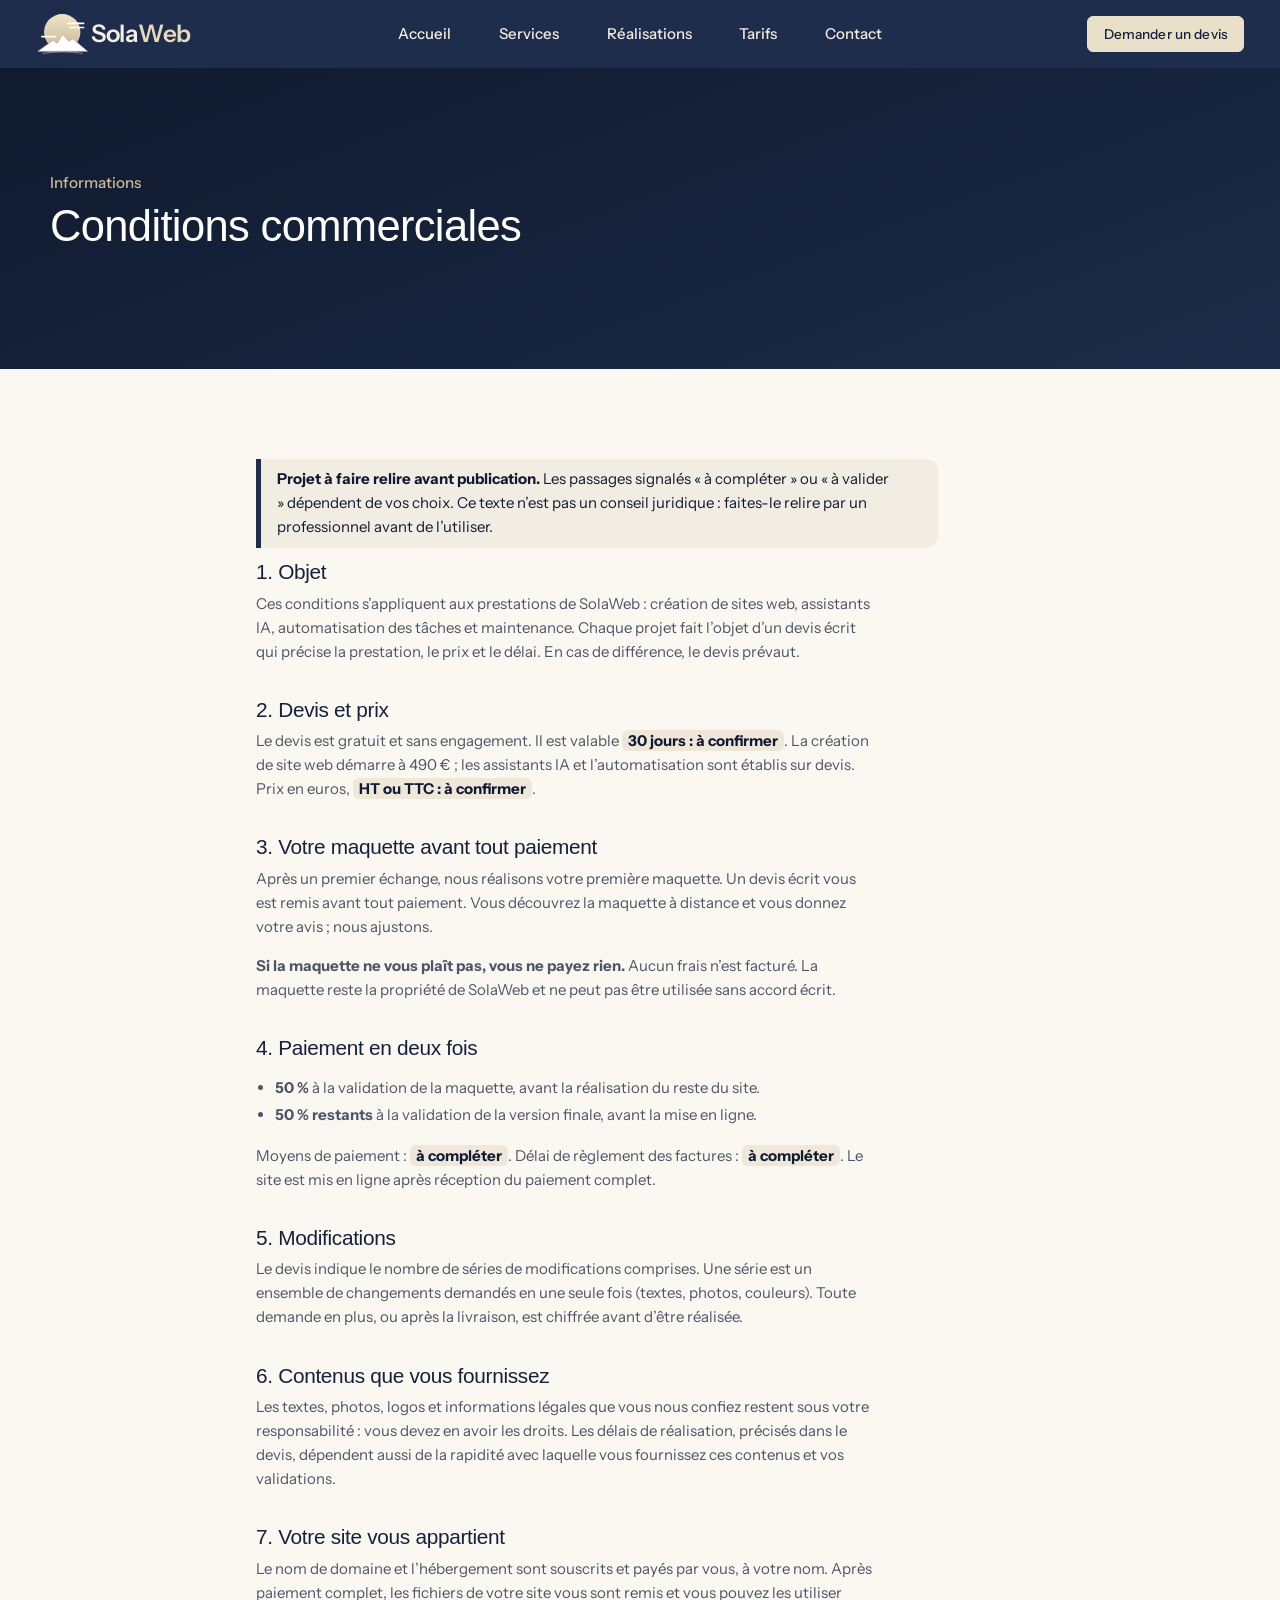
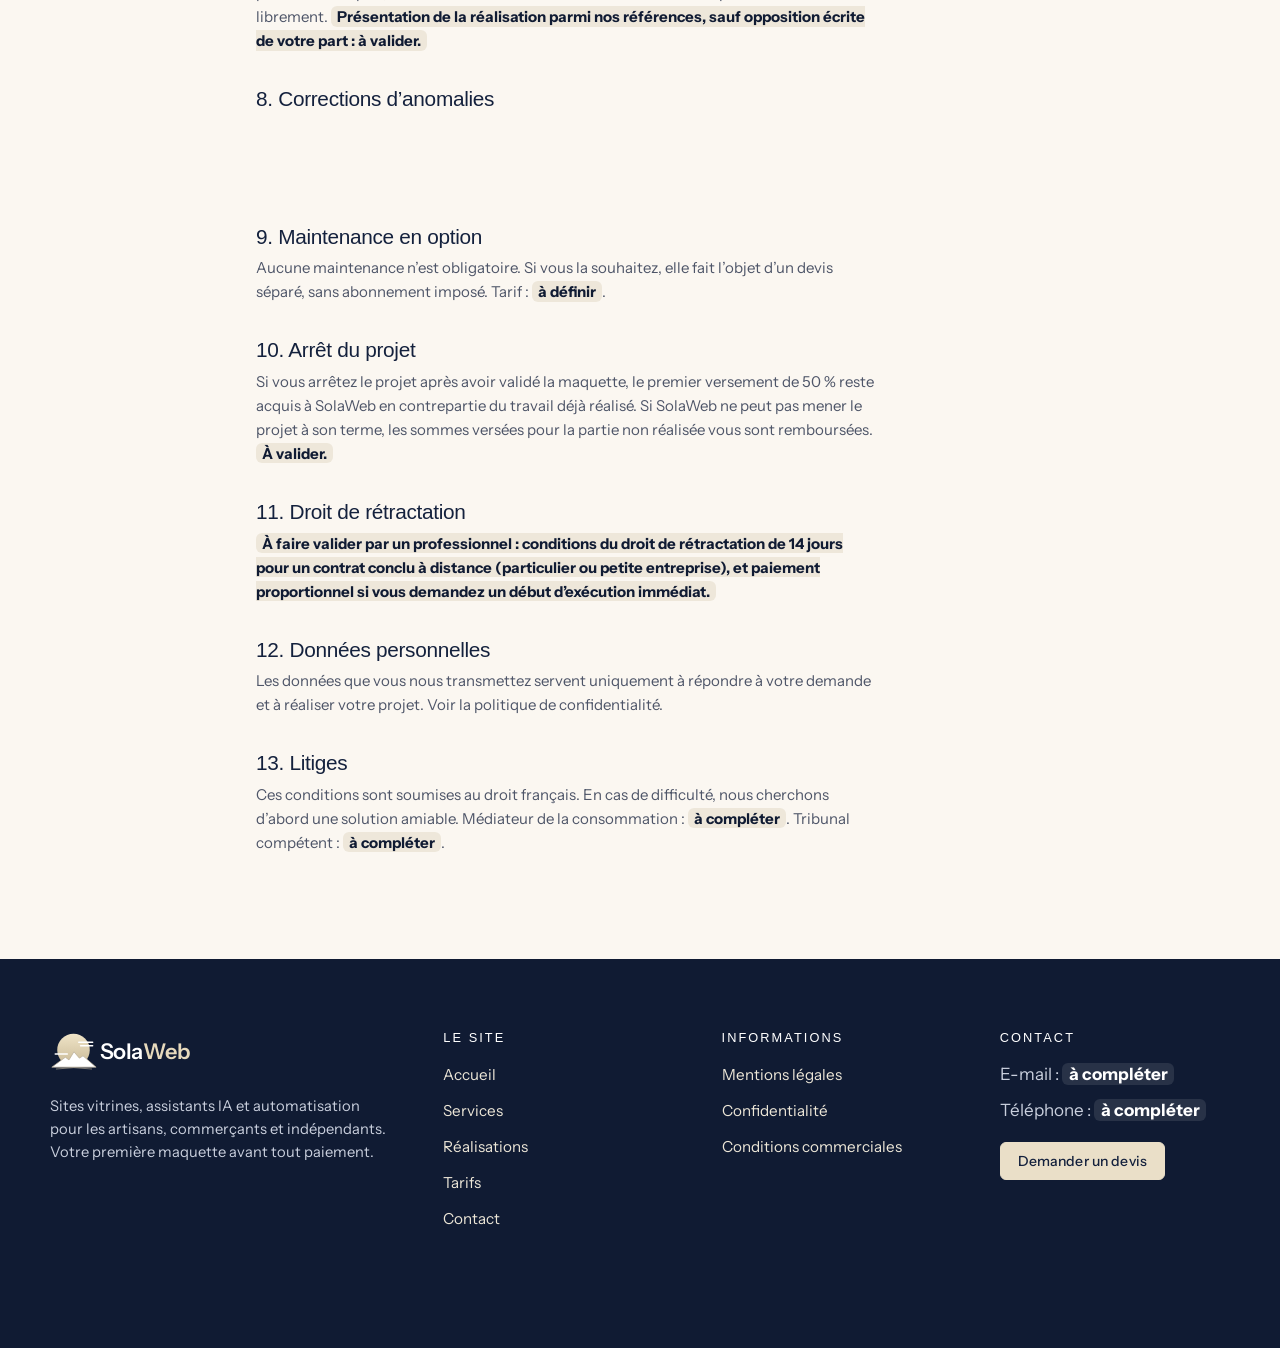
<file: conditions.html>
<!DOCTYPE html>
<html lang="fr">
<head>
  <meta charset="utf-8">
  <meta name="viewport" content="width=device-width, initial-scale=1">
  <title>Conditions commerciales — SolaWeb</title>
  <meta name="description" content="Conditions commerciales de SolaWeb : devis, maquette avant paiement, paiement en deux fois, modifications.">
  <meta name="robots" content="noindex, nofollow"><!-- Version de travail : à retirer avant publication -->
  <meta name="theme-color" content="#1F2D4D">
  <!-- Aperçu de partage : à compléter avec l'adresse (og:url) et une image absolue (og:image) une fois le domaine choisi -->
  <meta property="og:type" content="website">
  <meta property="og:locale" content="fr_FR">
  <meta property="og:site_name" content="SolaWeb">
  <meta property="og:title" content="Conditions commerciales — SolaWeb">
  <meta property="og:description" content="Conditions commerciales de SolaWeb : devis, maquette avant paiement, paiement en deux fois, modifications.">
  <meta name="twitter:card" content="summary">
  <link rel="icon" href="favicon.svg" type="image/svg+xml">
  <link rel="preload" href="assets/fonts/instrument-sans-latin.woff2" as="font" type="font/woff2" crossorigin>
  <link rel="preload" href="assets/fonts/eb-garamond-400.woff2" as="font" type="font/woff2" crossorigin>
  <link rel="stylesheet" href="css/site.css">
  <link rel="stylesheet" href="css/theme.css">
  <link rel="stylesheet" href="css/accueil-photo.css?v=7">
  <link rel="stylesheet" href="css/marine.css?v=8">
  <script src="js/animations.js"></script>
  <script src="js/main.js" defer></script>
</head>
<body class="page-interne">
  <svg width="0" height="0" style="position:absolute" aria-hidden="true" focusable="false">
    <!-- Logo SolaWeb (soleil levant + montagnes), redessiné en vectoriel d'après le logo fourni (assets/logo-solaweb-original.png) -->
    <symbol id="logo-sw" viewBox="0 0 330 92">
      <defs>
        <linearGradient id="sw-soleil" x1="0" y1="0" x2="0" y2="1"><stop offset="0" stop-color="#FFC531"/><stop offset="1" stop-color="#FF6A1A"/></linearGradient>
        <clipPath id="sw-horizon"><rect x="0" y="0" width="104" height="72"/></clipPath>
      </defs>
      <circle cx="52" cy="42" r="36" fill="url(#sw-soleil)" clip-path="url(#sw-horizon)"/>
      <g fill="#fff"><rect x="62" y="23" width="34" height="3.4" rx="1.7"/><rect x="66" y="31" width="30" height="3.4" rx="1.7"/><rect x="10" y="49" width="30" height="3.4" rx="1.7"/></g>
      <path d="M4 80L34 58L42 64L53 46L65 60L73 55L102 80Z" fill="#fff" stroke="#CFC3F2" stroke-width="1.6" stroke-linejoin="round"/>
      <path d="M14 84Q52 78 92 84" fill="none" stroke="#CFC3F2" stroke-width="1.4" stroke-linecap="round"/>
      <text x="110" y="62" font-size="48" font-weight="600" letter-spacing="-1"><tspan fill="currentColor">Sola</tspan><tspan fill="#F47B20">Web</tspan></text>
    </symbol>
  </svg>
  <a class="lien-evitement" href="#contenu">Aller au contenu</a>

  <header class="entete">
    <div class="conteneur entete-interieur">
      <a class="marque" href="index.html" aria-label="SolaWeb, page d'accueil"><svg class="logo-sw" viewBox="0 0 330 92" aria-hidden="true" focusable="false"><use href="#logo-sw"/></svg></a>
      <button class="bouton-menu" type="button" aria-expanded="false" aria-controls="menu">Menu</button>
      <nav class="menu" id="menu" aria-label="Navigation principale">
        <ul>
          <li><a href="index.html">Accueil</a></li>
          <li><a href="services.html">Services</a></li>
          <li><a href="realisations.html">Réalisations</a></li>
          <li><a href="tarifs.html">Tarifs</a></li>
          <li><a href="contact.html">Contact</a></li>
        </ul>
        <div class="menu-cta-zone"><a class="bouton bouton-plein fleche" href="contact.html">Demander un devis</a></div>
      </nav>
    </div>
  </header>

  <main id="contenu">

    <section class="bandeau-page" aria-labelledby="t-page">
      <div class="conteneur">
        <ol class="fil-ariane" aria-label="Vous êtes ici"><li><a href="index.html">Accueil</a></li><li aria-current="page">Conditions commerciales</li></ol>
        <p class="sur-titre">Informations</p>
        <h1 id="t-page" data-mots>Conditions commerciales</h1>
      </div>
    </section>

    <section class="section clair page-legale">
      <div class="conteneur">
        <div class="texte-long">
      <div class="bandeau-provisoire"><p><strong>Projet à faire relire avant publication.</strong> Les passages signalés « à compléter » ou « à valider » dépendent de vos choix. Ce texte n&rsquo;est pas un conseil juridique : faites-le relire par un professionnel avant de l&rsquo;utiliser.</p></div>

      <h2>1. Objet</h2>
      <p>Ces conditions s&rsquo;appliquent aux prestations de SolaWeb : création de sites web, assistants IA, automatisation des tâches et maintenance. Chaque projet fait l&rsquo;objet d&rsquo;un devis écrit qui précise la prestation, le prix et le délai. En cas de différence, le devis prévaut.</p>

      <h2>2. Devis et prix</h2>
      <p>Le devis est gratuit et sans engagement. Il est valable <span class="a-completer">30 jours : à confirmer</span>. La création de site web démarre à 490&nbsp;€ ; les assistants IA et l&rsquo;automatisation sont établis sur devis. Prix en euros, <span class="a-completer">HT ou TTC : à confirmer</span>.</p>

      <h2>3. Votre maquette avant tout paiement</h2>
      <p>Après un premier échange, nous réalisons votre première maquette. Un devis écrit vous est remis avant tout paiement. Vous découvrez la maquette à distance et vous donnez votre avis ; nous ajustons.</p>
      <p><strong>Si la maquette ne vous plaît pas, vous ne payez rien.</strong> Aucun frais n&rsquo;est facturé. La maquette reste la propriété de SolaWeb et ne peut pas être utilisée sans accord écrit.</p>

      <h2>4. Paiement en deux fois</h2>
      <ul>
        <li><strong>50&nbsp;%</strong> à la validation de la maquette, avant la réalisation du reste du site.</li>
        <li><strong>50&nbsp;% restants</strong> à la validation de la version finale, avant la mise en ligne.</li>
      </ul>
      <p>Moyens de paiement : <span class="a-completer">à compléter</span>. Délai de règlement des factures : <span class="a-completer">à compléter</span>. Le site est mis en ligne après réception du paiement complet.</p>

      <h2>5. Modifications</h2>
      <p>Le devis indique le nombre de séries de modifications comprises. Une série est un ensemble de changements demandés en une seule fois (textes, photos, couleurs). Toute demande en plus, ou après la livraison, est chiffrée avant d&rsquo;être réalisée.</p>

      <h2>6. Contenus que vous fournissez</h2>
      <p>Les textes, photos, logos et informations légales que vous nous confiez restent sous votre responsabilité : vous devez en avoir les droits. Les délais de réalisation, précisés dans le devis, dépendent aussi de la rapidité avec laquelle vous fournissez ces contenus et vos validations.</p>

      <h2>7. Votre site vous appartient</h2>
      <p>Le nom de domaine et l&rsquo;hébergement sont souscrits et payés par vous, à votre nom. Après paiement complet, les fichiers de votre site vous sont remis et vous pouvez les utiliser librement. <span class="a-completer">Présentation de la réalisation parmi nos références, sauf opposition écrite de votre part : à valider.</span></p>

      <h2>8. Corrections d&rsquo;anomalies</h2>
      <p>Une anomalie est ce qui ne fonctionne pas comme prévu au devis. Elle est corrigée gratuitement pendant la période indiquée dans votre formule, <span class="a-completer">14 ou 30 jours : à confirmer</span>, à compter de la livraison. Cela ne limite pas les garanties prévues par la loi.</p>

      <h2>9. Maintenance en option</h2>
      <p>Aucune maintenance n&rsquo;est obligatoire. Si vous la souhaitez, elle fait l&rsquo;objet d&rsquo;un devis séparé, sans abonnement imposé. Tarif : <span class="a-completer">à définir</span>.</p>

      <h2>10. Arrêt du projet</h2>
      <p>Si vous arrêtez le projet après avoir validé la maquette, le premier versement de 50&nbsp;% reste acquis à SolaWeb en contrepartie du travail déjà réalisé. Si SolaWeb ne peut pas mener le projet à son terme, les sommes versées pour la partie non réalisée vous sont remboursées. <span class="a-completer">À valider.</span></p>

      <h2>11. Droit de rétractation</h2>
      <p><span class="a-completer">À faire valider par un professionnel : conditions du droit de rétractation de 14 jours pour un contrat conclu à distance (particulier ou petite entreprise), et paiement proportionnel si vous demandez un début d&rsquo;exécution immédiat.</span></p>

      <h2>12. Données personnelles</h2>
      <p>Les données que vous nous transmettez servent uniquement à répondre à votre demande et à réaliser votre projet. Voir la politique de confidentialité.</p>

      <h2>13. Litiges</h2>
      <p>Ces conditions sont soumises au droit français. En cas de difficulté, nous cherchons d&rsquo;abord une solution amiable. Médiateur de la consommation : <span class="a-completer">à compléter</span>. Tribunal compétent : <span class="a-completer">à compléter</span>.</p>
        </div>
      </div>
    </section>
  </main>

  <footer class="pied-site">
    <div class="conteneur pied-grille">
      <div class="pied-marque">
        <a href="index.html" aria-label="SolaWeb, page d'accueil" style="display:inline-block"><svg class="logo-sw" viewBox="0 0 330 92" aria-hidden="true" focusable="false"><use href="#logo-sw"/></svg></a>
        <p>Sites vitrines, assistants IA et automatisation pour les artisans, commerçants et indépendants. Votre première maquette avant tout paiement.</p>
      </div>
      <nav aria-labelledby="pied-t1">
        <h2 class="pied-titre" id="pied-t1">Le site</h2>
        <ul>
          <li><a href="index.html">Accueil</a></li>
          <li><a href="services.html">Services</a></li>
          <li><a href="realisations.html">Réalisations</a></li>
          <li><a href="tarifs.html">Tarifs</a></li>
          <li><a href="contact.html">Contact</a></li>
        </ul>
      </nav>
      <nav aria-labelledby="pied-t2">
        <h2 class="pied-titre" id="pied-t2">Informations</h2>
        <ul>
          <li><a href="mentions-legales.html">Mentions légales</a></li>
          <li><a href="confidentialite.html">Confidentialité</a></li>
          <li><a href="conditions.html">Conditions commerciales</a></li>
        </ul>
      </nav>
      <div>
        <h2 class="pied-titre">Contact</h2>
        <ul>
          <li>E-mail : <span class="a-completer">à compléter</span></li>
          <li>Téléphone : <span class="a-completer">à compléter</span></li>
        </ul>
        <a class="bouton bouton-plat bouton-plat-plein fleche" href="contact.html">Demander un devis</a>
      </div>
    </div>
    <div class="conteneur pied-bas">
      <p>© 2026 SolaWeb · Version de travail : contenus provisoires, non destinée à la publication.</p>
    </div>
  </footer>
</body>
</html>
</file>
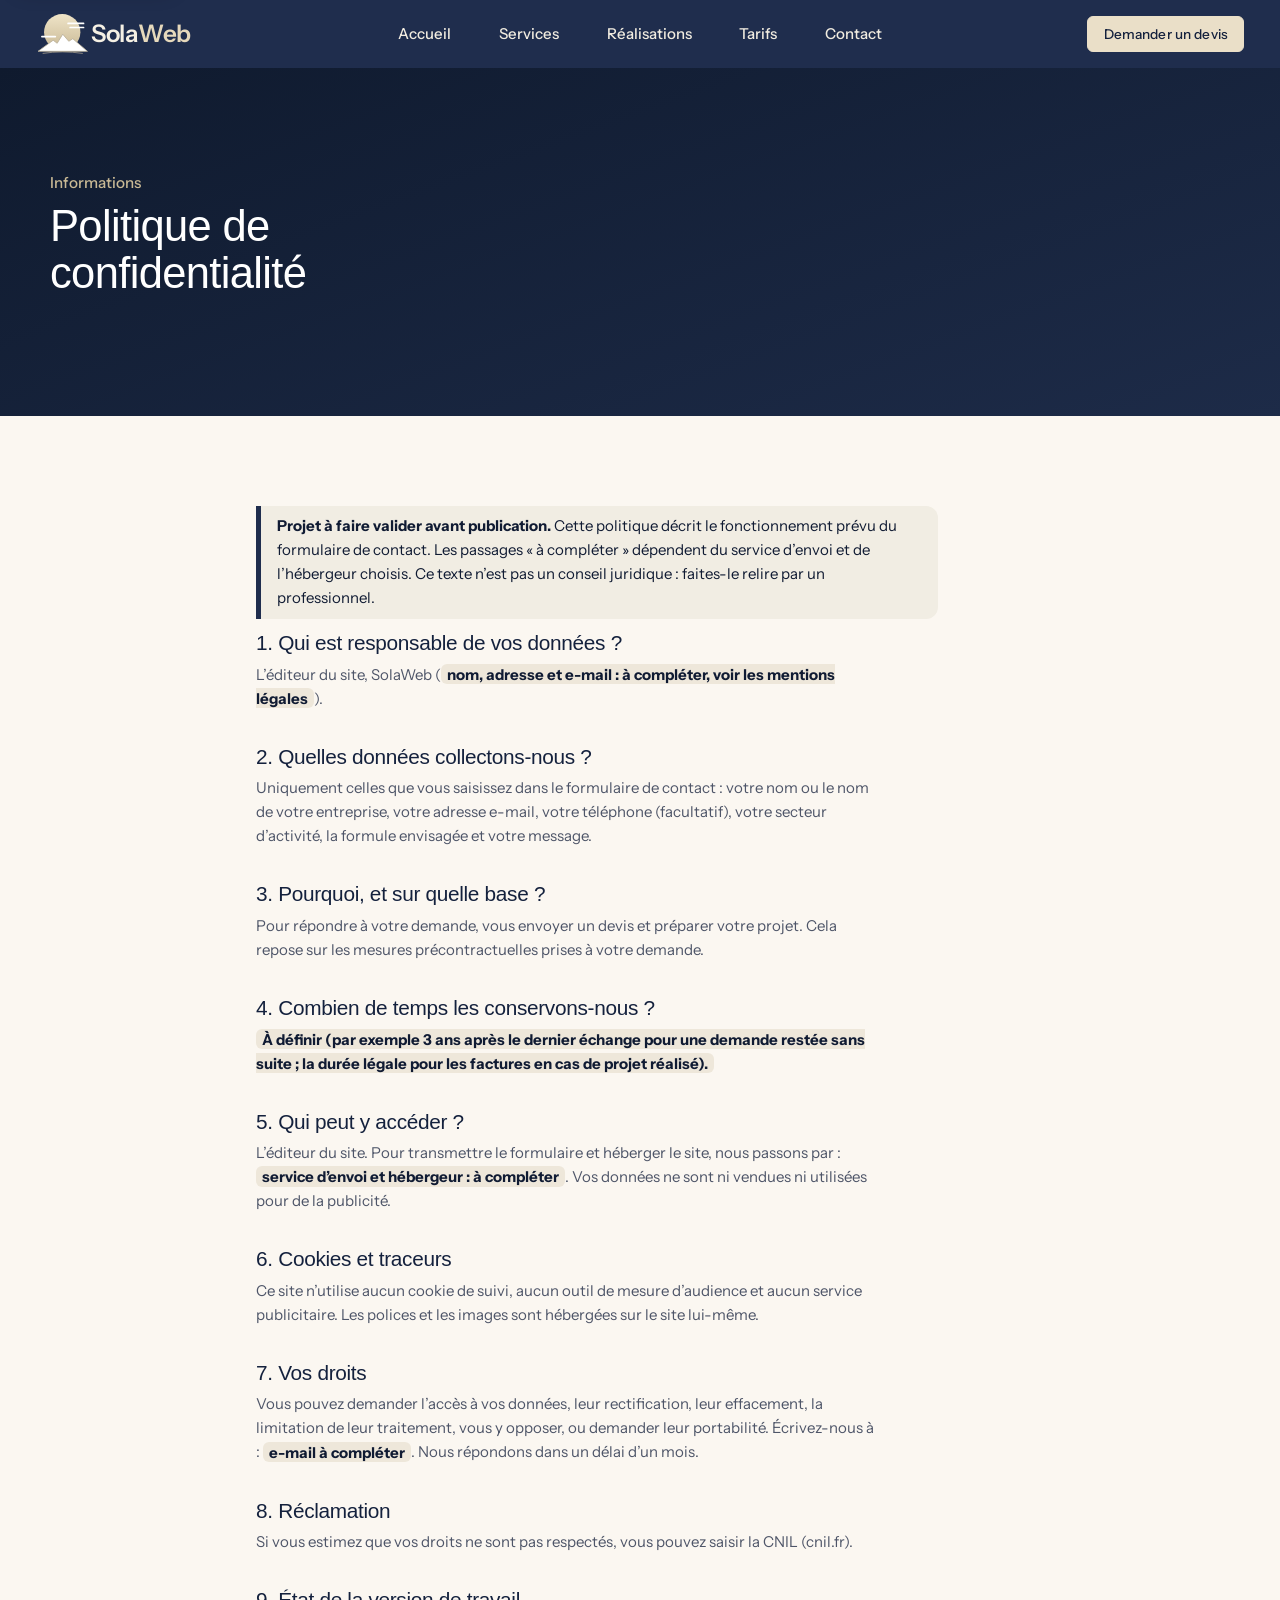
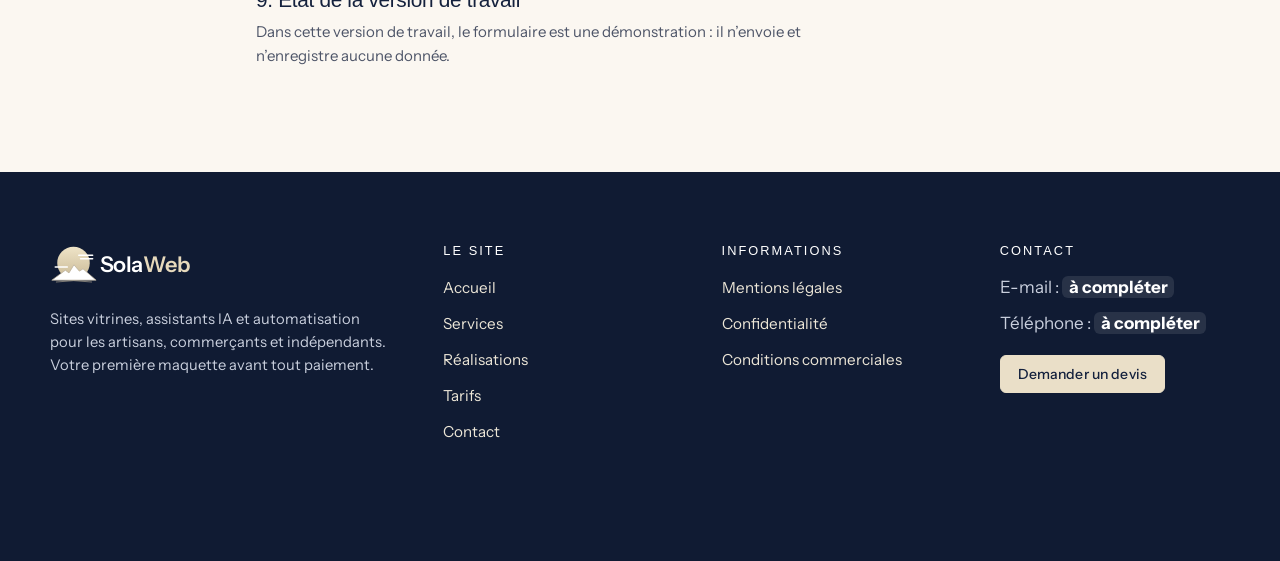
<file: confidentialite.html>
<!DOCTYPE html>
<html lang="fr">
<head>
  <meta charset="utf-8">
  <meta name="viewport" content="width=device-width, initial-scale=1">
  <title>Politique de confidentialité — SolaWeb</title>
  <meta name="description" content="Politique de confidentialité du site SolaWeb : données collectées, durée de conservation, vos droits.">
  <meta name="robots" content="noindex, nofollow"><!-- Version de travail : à retirer avant publication -->
  <meta name="theme-color" content="#1F2D4D">
  <!-- Aperçu de partage : à compléter avec l'adresse (og:url) et une image absolue (og:image) une fois le domaine choisi -->
  <meta property="og:type" content="website">
  <meta property="og:locale" content="fr_FR">
  <meta property="og:site_name" content="SolaWeb">
  <meta property="og:title" content="Politique de confidentialité — SolaWeb">
  <meta property="og:description" content="Politique de confidentialité du site SolaWeb : données collectées, durée de conservation, vos droits.">
  <meta name="twitter:card" content="summary">
  <link rel="icon" href="favicon.svg" type="image/svg+xml">
  <link rel="preload" href="assets/fonts/instrument-sans-latin.woff2" as="font" type="font/woff2" crossorigin>
  <link rel="preload" href="assets/fonts/eb-garamond-400.woff2" as="font" type="font/woff2" crossorigin>
  <link rel="stylesheet" href="css/site.css">
  <link rel="stylesheet" href="css/theme.css">
  <link rel="stylesheet" href="css/accueil-photo.css?v=7">
  <link rel="stylesheet" href="css/marine.css?v=8">
  <script src="js/animations.js"></script>
  <script src="js/main.js" defer></script>
</head>
<body class="page-interne">
  <svg width="0" height="0" style="position:absolute" aria-hidden="true" focusable="false">
    <!-- Logo SolaWeb (soleil levant + montagnes), redessiné en vectoriel d'après le logo fourni (assets/logo-solaweb-original.png) -->
    <symbol id="logo-sw" viewBox="0 0 330 92">
      <defs>
        <linearGradient id="sw-soleil" x1="0" y1="0" x2="0" y2="1"><stop offset="0" stop-color="#FFC531"/><stop offset="1" stop-color="#FF6A1A"/></linearGradient>
        <clipPath id="sw-horizon"><rect x="0" y="0" width="104" height="72"/></clipPath>
      </defs>
      <circle cx="52" cy="42" r="36" fill="url(#sw-soleil)" clip-path="url(#sw-horizon)"/>
      <g fill="#fff"><rect x="62" y="23" width="34" height="3.4" rx="1.7"/><rect x="66" y="31" width="30" height="3.4" rx="1.7"/><rect x="10" y="49" width="30" height="3.4" rx="1.7"/></g>
      <path d="M4 80L34 58L42 64L53 46L65 60L73 55L102 80Z" fill="#fff" stroke="#CFC3F2" stroke-width="1.6" stroke-linejoin="round"/>
      <path d="M14 84Q52 78 92 84" fill="none" stroke="#CFC3F2" stroke-width="1.4" stroke-linecap="round"/>
      <text x="110" y="62" font-size="48" font-weight="600" letter-spacing="-1"><tspan fill="currentColor">Sola</tspan><tspan fill="#F47B20">Web</tspan></text>
    </symbol>
  </svg>
  <a class="lien-evitement" href="#contenu">Aller au contenu</a>

  <header class="entete">
    <div class="conteneur entete-interieur">
      <a class="marque" href="index.html" aria-label="SolaWeb, page d'accueil"><svg class="logo-sw" viewBox="0 0 330 92" aria-hidden="true" focusable="false"><use href="#logo-sw"/></svg></a>
      <button class="bouton-menu" type="button" aria-expanded="false" aria-controls="menu">Menu</button>
      <nav class="menu" id="menu" aria-label="Navigation principale">
        <ul>
          <li><a href="index.html">Accueil</a></li>
          <li><a href="services.html">Services</a></li>
          <li><a href="realisations.html">Réalisations</a></li>
          <li><a href="tarifs.html">Tarifs</a></li>
          <li><a href="contact.html">Contact</a></li>
        </ul>
        <div class="menu-cta-zone"><a class="bouton bouton-plein fleche" href="contact.html">Demander un devis</a></div>
      </nav>
    </div>
  </header>

  <main id="contenu">

    <section class="bandeau-page" aria-labelledby="t-page">
      <div class="conteneur">
        <ol class="fil-ariane" aria-label="Vous êtes ici"><li><a href="index.html">Accueil</a></li><li aria-current="page">Politique de confidentialité</li></ol>
        <p class="sur-titre">Informations</p>
        <h1 id="t-page" data-mots>Politique de confidentialité</h1>
      </div>
    </section>

    <section class="section clair page-legale">
      <div class="conteneur">
        <div class="texte-long">
      <div class="bandeau-provisoire"><p><strong>Projet à faire valider avant publication.</strong> Cette politique décrit le fonctionnement prévu du formulaire de contact. Les passages « à compléter » dépendent du service d&rsquo;envoi et de l&rsquo;hébergeur choisis. Ce texte n&rsquo;est pas un conseil juridique : faites-le relire par un professionnel.</p></div>

      <h2>1. Qui est responsable de vos données ?</h2>
      <p>L&rsquo;éditeur du site, SolaWeb (<span class="a-completer">nom, adresse et e-mail : à compléter, voir les mentions légales</span>).</p>

      <h2>2. Quelles données collectons-nous ?</h2>
      <p>Uniquement celles que vous saisissez dans le formulaire de contact : votre nom ou le nom de votre entreprise, votre adresse e-mail, votre téléphone (facultatif), votre secteur d&rsquo;activité, la formule envisagée et votre message.</p>

      <h2>3. Pourquoi, et sur quelle base ?</h2>
      <p>Pour répondre à votre demande, vous envoyer un devis et préparer votre projet. Cela repose sur les mesures précontractuelles prises à votre demande.</p>

      <h2>4. Combien de temps les conservons-nous ?</h2>
      <p><span class="a-completer">À définir (par exemple 3 ans après le dernier échange pour une demande restée sans suite ; la durée légale pour les factures en cas de projet réalisé).</span></p>

      <h2>5. Qui peut y accéder ?</h2>
      <p>L&rsquo;éditeur du site. Pour transmettre le formulaire et héberger le site, nous passons par : <span class="a-completer">service d&rsquo;envoi et hébergeur : à compléter</span>. Vos données ne sont ni vendues ni utilisées pour de la publicité.</p>

      <h2>6. Cookies et traceurs</h2>
      <p>Ce site n&rsquo;utilise aucun cookie de suivi, aucun outil de mesure d&rsquo;audience et aucun service publicitaire. Les polices et les images sont hébergées sur le site lui-même.</p>

      <h2>7. Vos droits</h2>
      <p>Vous pouvez demander l&rsquo;accès à vos données, leur rectification, leur effacement, la limitation de leur traitement, vous y opposer, ou demander leur portabilité. Écrivez-nous à : <span class="a-completer">e-mail à compléter</span>. Nous répondons dans un délai d&rsquo;un mois.</p>

      <h2>8. Réclamation</h2>
      <p>Si vous estimez que vos droits ne sont pas respectés, vous pouvez saisir la CNIL (cnil.fr).</p>

      <h2>9. État de la version de travail</h2>
      <p>Dans cette version de travail, le formulaire est une démonstration : il n&rsquo;envoie et n&rsquo;enregistre aucune donnée.</p>
        </div>
      </div>
    </section>
  </main>

  <footer class="pied-site">
    <div class="conteneur pied-grille">
      <div class="pied-marque">
        <a href="index.html" aria-label="SolaWeb, page d'accueil" style="display:inline-block"><svg class="logo-sw" viewBox="0 0 330 92" aria-hidden="true" focusable="false"><use href="#logo-sw"/></svg></a>
        <p>Sites vitrines, assistants IA et automatisation pour les artisans, commerçants et indépendants. Votre première maquette avant tout paiement.</p>
      </div>
      <nav aria-labelledby="pied-t1">
        <h2 class="pied-titre" id="pied-t1">Le site</h2>
        <ul>
          <li><a href="index.html">Accueil</a></li>
          <li><a href="services.html">Services</a></li>
          <li><a href="realisations.html">Réalisations</a></li>
          <li><a href="tarifs.html">Tarifs</a></li>
          <li><a href="contact.html">Contact</a></li>
        </ul>
      </nav>
      <nav aria-labelledby="pied-t2">
        <h2 class="pied-titre" id="pied-t2">Informations</h2>
        <ul>
          <li><a href="mentions-legales.html">Mentions légales</a></li>
          <li><a href="confidentialite.html">Confidentialité</a></li>
          <li><a href="conditions.html">Conditions commerciales</a></li>
        </ul>
      </nav>
      <div>
        <h2 class="pied-titre">Contact</h2>
        <ul>
          <li>E-mail : <span class="a-completer">à compléter</span></li>
          <li>Téléphone : <span class="a-completer">à compléter</span></li>
        </ul>
        <a class="bouton bouton-plat bouton-plat-plein fleche" href="contact.html">Demander un devis</a>
      </div>
    </div>
    <div class="conteneur pied-bas">
      <p>© 2026 SolaWeb · Version de travail : contenus provisoires, non destinée à la publication.</p>
    </div>
  </footer>
</body>
</html>
</file>
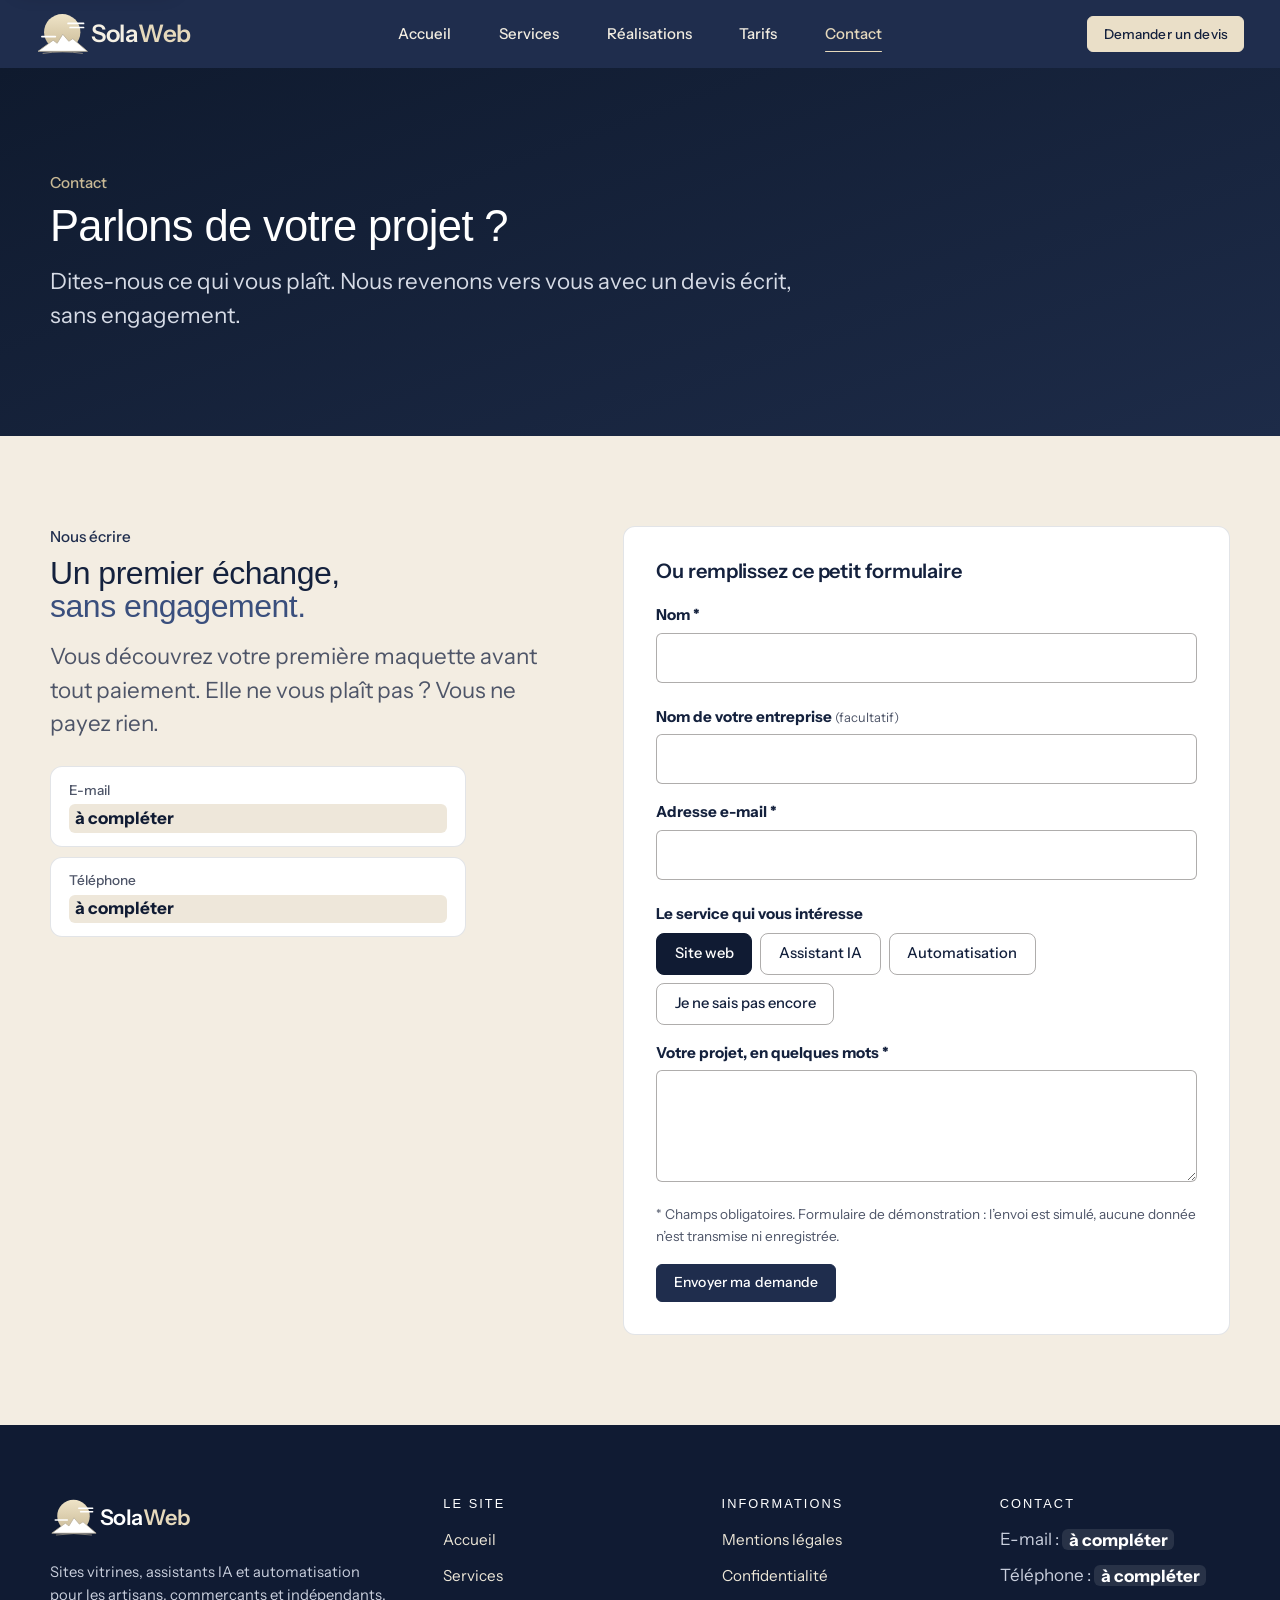
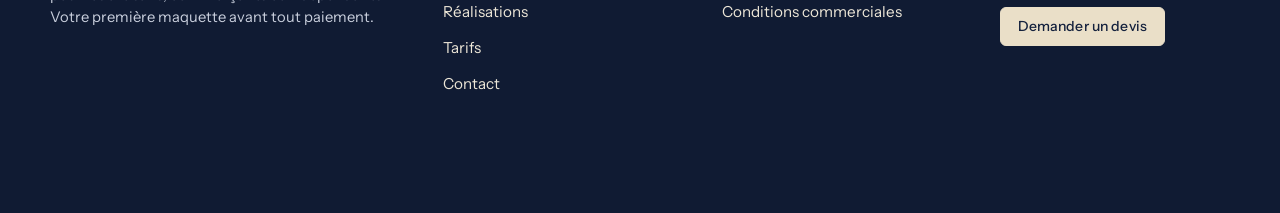
<file: contact.html>
<!DOCTYPE html>
<html lang="fr">
<head>
  <meta charset="utf-8">
  <meta name="viewport" content="width=device-width, initial-scale=1">
  <title>Contact — SolaWeb</title>
  <meta name="description" content="Demandez un devis à SolaWeb : site web, assistant IA ou automatisation. Réponse avec un devis écrit, sans engagement.">
  <meta name="robots" content="noindex, nofollow"><!-- Version de travail : à retirer avant publication -->
  <meta name="theme-color" content="#1F2D4D">
  <!-- Aperçu de partage : à compléter avec l'adresse (og:url) et une image absolue (og:image) une fois le domaine choisi -->
  <meta property="og:type" content="website">
  <meta property="og:locale" content="fr_FR">
  <meta property="og:site_name" content="SolaWeb">
  <meta property="og:title" content="Contact — SolaWeb">
  <meta property="og:description" content="Demandez un devis à SolaWeb : site web, assistant IA ou automatisation. Réponse avec un devis écrit, sans engagement.">
  <meta name="twitter:card" content="summary">
  <link rel="icon" href="favicon.svg" type="image/svg+xml">
  <link rel="preload" href="assets/fonts/instrument-sans-latin.woff2" as="font" type="font/woff2" crossorigin>
  <link rel="preload" href="assets/fonts/eb-garamond-400.woff2" as="font" type="font/woff2" crossorigin>
  <link rel="stylesheet" href="css/site.css">
  <link rel="stylesheet" href="css/theme.css">
  <link rel="stylesheet" href="css/accueil-photo.css?v=7">
  <link rel="stylesheet" href="css/marine.css?v=8">
  <script src="js/animations.js"></script>
  <script src="js/main.js" defer></script>
</head>
<body class="page-interne">
  <svg width="0" height="0" style="position:absolute" aria-hidden="true" focusable="false">
    <!-- Logo SolaWeb (soleil levant + montagnes), redessiné en vectoriel d'après le logo fourni (assets/logo-solaweb-original.png) -->
    <symbol id="logo-sw" viewBox="0 0 330 92">
      <defs>
        <linearGradient id="sw-soleil" x1="0" y1="0" x2="0" y2="1"><stop offset="0" stop-color="#FFC531"/><stop offset="1" stop-color="#FF6A1A"/></linearGradient>
        <clipPath id="sw-horizon"><rect x="0" y="0" width="104" height="72"/></clipPath>
      </defs>
      <circle cx="52" cy="42" r="36" fill="url(#sw-soleil)" clip-path="url(#sw-horizon)"/>
      <g fill="#fff"><rect x="62" y="23" width="34" height="3.4" rx="1.7"/><rect x="66" y="31" width="30" height="3.4" rx="1.7"/><rect x="10" y="49" width="30" height="3.4" rx="1.7"/></g>
      <path d="M4 80L34 58L42 64L53 46L65 60L73 55L102 80Z" fill="#fff" stroke="#CFC3F2" stroke-width="1.6" stroke-linejoin="round"/>
      <path d="M14 84Q52 78 92 84" fill="none" stroke="#CFC3F2" stroke-width="1.4" stroke-linecap="round"/>
      <text x="110" y="62" font-size="48" font-weight="600" letter-spacing="-1"><tspan fill="currentColor">Sola</tspan><tspan fill="#F47B20">Web</tspan></text>
    </symbol>
  </svg>
  <a class="lien-evitement" href="#contenu">Aller au contenu</a>

  <header class="entete">
    <div class="conteneur entete-interieur">
      <a class="marque" href="index.html" aria-label="SolaWeb, page d'accueil"><svg class="logo-sw" viewBox="0 0 330 92" aria-hidden="true" focusable="false"><use href="#logo-sw"/></svg></a>
      <button class="bouton-menu" type="button" aria-expanded="false" aria-controls="menu">Menu</button>
      <nav class="menu" id="menu" aria-label="Navigation principale">
        <ul>
          <li><a href="index.html">Accueil</a></li>
          <li><a href="services.html">Services</a></li>
          <li><a href="realisations.html">Réalisations</a></li>
          <li><a href="tarifs.html">Tarifs</a></li>
          <li><a href="contact.html" aria-current="page">Contact</a></li>
        </ul>
        <div class="menu-cta-zone"><a class="bouton bouton-plein fleche" href="contact.html">Demander un devis</a></div>
      </nav>
    </div>
  </header>

  <main id="contenu">

    <section class="bandeau-page" aria-labelledby="t-page">
      <div class="conteneur">
        <ol class="fil-ariane" aria-label="Vous êtes ici"><li><a href="index.html">Accueil</a></li><li aria-current="page">Contact</li></ol>
        <p class="sur-titre" data-anime>Contact</p>
        <h1 id="t-page" data-mots>Parlons de votre projet&nbsp;?</h1>
        <p data-anime style="--d:300">Dites-nous ce qui vous plaît. Nous revenons vers vous avec un devis écrit, sans engagement.</p>
      </div>
    </section>

    <section class="section ct ct-clair fond-pale" id="contact" aria-labelledby="t-contact">
      <div class="conteneur ct-grille">
        <div data-anime>
          <p class="sur-titre">Nous écrire</p>
          <h2 id="t-contact" class="ct-titre">Un premier échange, <span class="accent">sans engagement.</span></h2>
          <p class="ct-intro">Vous découvrez votre première maquette avant tout paiement. Elle ne vous plaît pas&nbsp;? Vous ne payez&nbsp;rien.</p>
          <div class="ct-coord"><div class="ct-carte"><span class="ct-lbl">E-mail</span><span class="a-completer">à compléter</span></div><div class="ct-carte"><span class="ct-lbl">Téléphone</span><span class="a-completer">à compléter</span></div></div>
        </div>
        <div class="ct-droite" data-anime style="--d:150">
          <form id="form-devis" class="ct-form" novalidate method="dialog" aria-describedby="note-ct">
              <noscript><p class="ct-note">JavaScript est désactivé : le formulaire de démonstration est indisponible. Aucune donnée ne peut être envoyée.</p></noscript>
              <fieldset class="champs-groupe" disabled>
                <h3 class="ct-form-titre">Ou remplissez ce petit formulaire</h3>
                <div class="ct-champ"><label for="nom">Nom <span aria-hidden="true">*</span></label><input id="nom" name="nom" type="text" autocomplete="name" maxlength="100" required aria-describedby="erreur-nom"><p class="erreur" id="erreur-nom" aria-live="polite"></p></div>
                <div class="ct-champ"><label for="entreprise">Nom de votre entreprise <span class="req">(facultatif)</span></label><input id="entreprise" name="entreprise" type="text" autocomplete="organization" maxlength="100"></div>
                <div class="ct-champ"><label for="email">Adresse e-mail <span aria-hidden="true">*</span></label><input id="email" name="email" type="email" autocomplete="email" maxlength="254" required aria-describedby="erreur-email"><p class="erreur" id="erreur-email" aria-live="polite"></p></div>
                <div class="ct-champ"><span class="ct-lib" id="lib-service">Le service qui vous intéresse</span>
                  <div class="ct-chips" role="radiogroup" aria-labelledby="lib-service">
                    <label><input type="radio" name="formule" value="site" checked><span>Site web</span></label>
                    <label><input type="radio" name="formule" value="ia"><span>Assistant IA</span></label>
                    <label><input type="radio" name="formule" value="automatisation"><span>Automatisation</span></label>
                    <label><input type="radio" name="formule" value="indecis"><span>Je ne sais pas encore</span></label>
                  </div>
                </div>
                <div class="ct-champ"><label for="message">Votre projet, en quelques mots <span aria-hidden="true">*</span></label><textarea id="message" name="message" maxlength="2000" required aria-describedby="erreur-message"></textarea><p class="erreur" id="erreur-message" aria-live="polite"></p></div>
                <p class="ct-note" id="note-ct">* Champs obligatoires. Formulaire de démonstration : l&rsquo;envoi est simulé, aucune donnée n&rsquo;est transmise ni enregistrée.</p>
                <div><button class="bouton bouton-plat ct-btn bouton-plat-plein" type="submit">Envoyer ma demande</button></div>
              </fieldset>
              <div class="retour-simule" id="retour-simule" tabindex="-1" role="status" hidden><p></p></div>
            </form>
        </div>
      </div>
    </section>
  </main>

  <footer class="pied-site">
    <div class="conteneur pied-grille">
      <div class="pied-marque">
        <a href="index.html" aria-label="SolaWeb, page d'accueil" style="display:inline-block"><svg class="logo-sw" viewBox="0 0 330 92" aria-hidden="true" focusable="false"><use href="#logo-sw"/></svg></a>
        <p>Sites vitrines, assistants IA et automatisation pour les artisans, commerçants et indépendants. Votre première maquette avant tout paiement.</p>
      </div>
      <nav aria-labelledby="pied-t1">
        <h2 class="pied-titre" id="pied-t1">Le site</h2>
        <ul>
          <li><a href="index.html">Accueil</a></li>
          <li><a href="services.html">Services</a></li>
          <li><a href="realisations.html">Réalisations</a></li>
          <li><a href="tarifs.html">Tarifs</a></li>
          <li><a href="contact.html">Contact</a></li>
        </ul>
      </nav>
      <nav aria-labelledby="pied-t2">
        <h2 class="pied-titre" id="pied-t2">Informations</h2>
        <ul>
          <li><a href="mentions-legales.html">Mentions légales</a></li>
          <li><a href="confidentialite.html">Confidentialité</a></li>
          <li><a href="conditions.html">Conditions commerciales</a></li>
        </ul>
      </nav>
      <div>
        <h2 class="pied-titre">Contact</h2>
        <ul>
          <li>E-mail : <span class="a-completer">à compléter</span></li>
          <li>Téléphone : <span class="a-completer">à compléter</span></li>
        </ul>
        <a class="bouton bouton-plat bouton-plat-plein fleche" href="contact.html">Demander un devis</a>
      </div>
    </div>
    <div class="conteneur pied-bas">
      <p>© 2026 SolaWeb · Version de travail : contenus provisoires, non destinée à la publication.</p>
    </div>
  </footer>
</body>
</html>
</file>
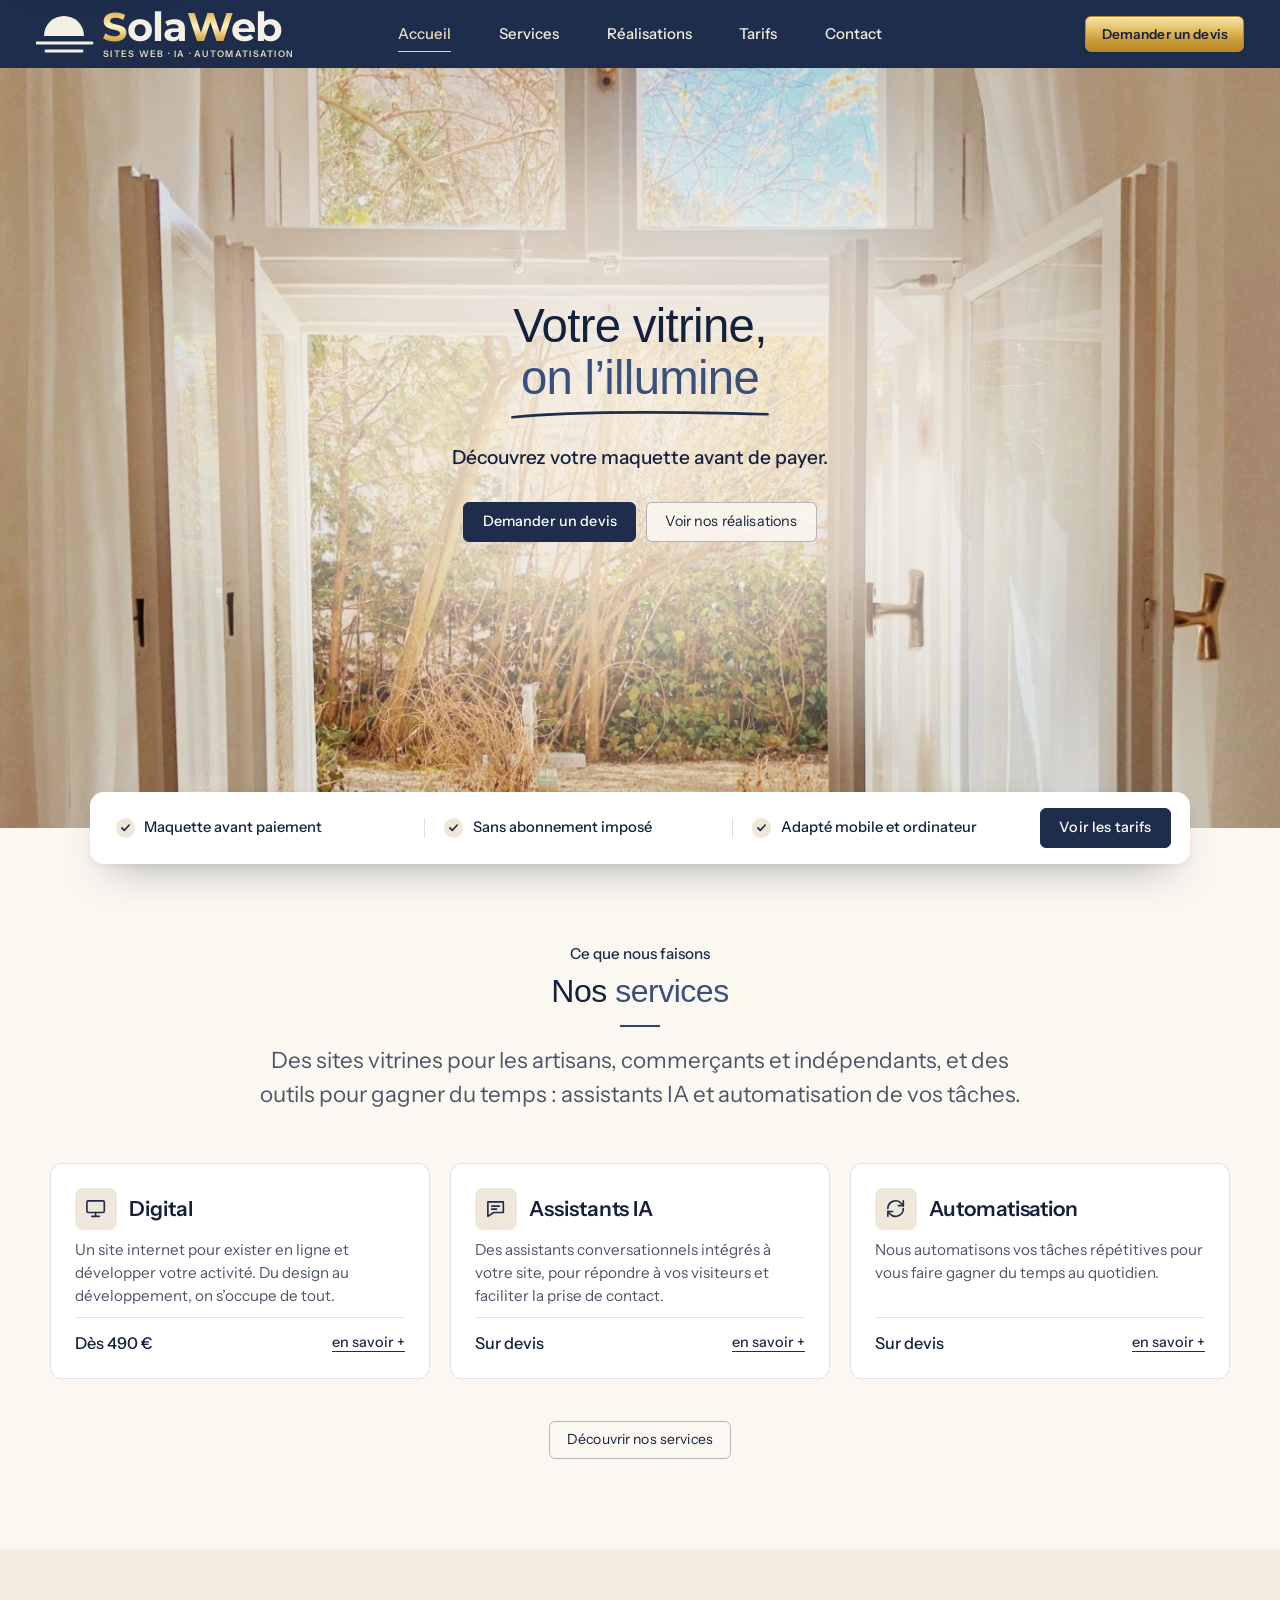
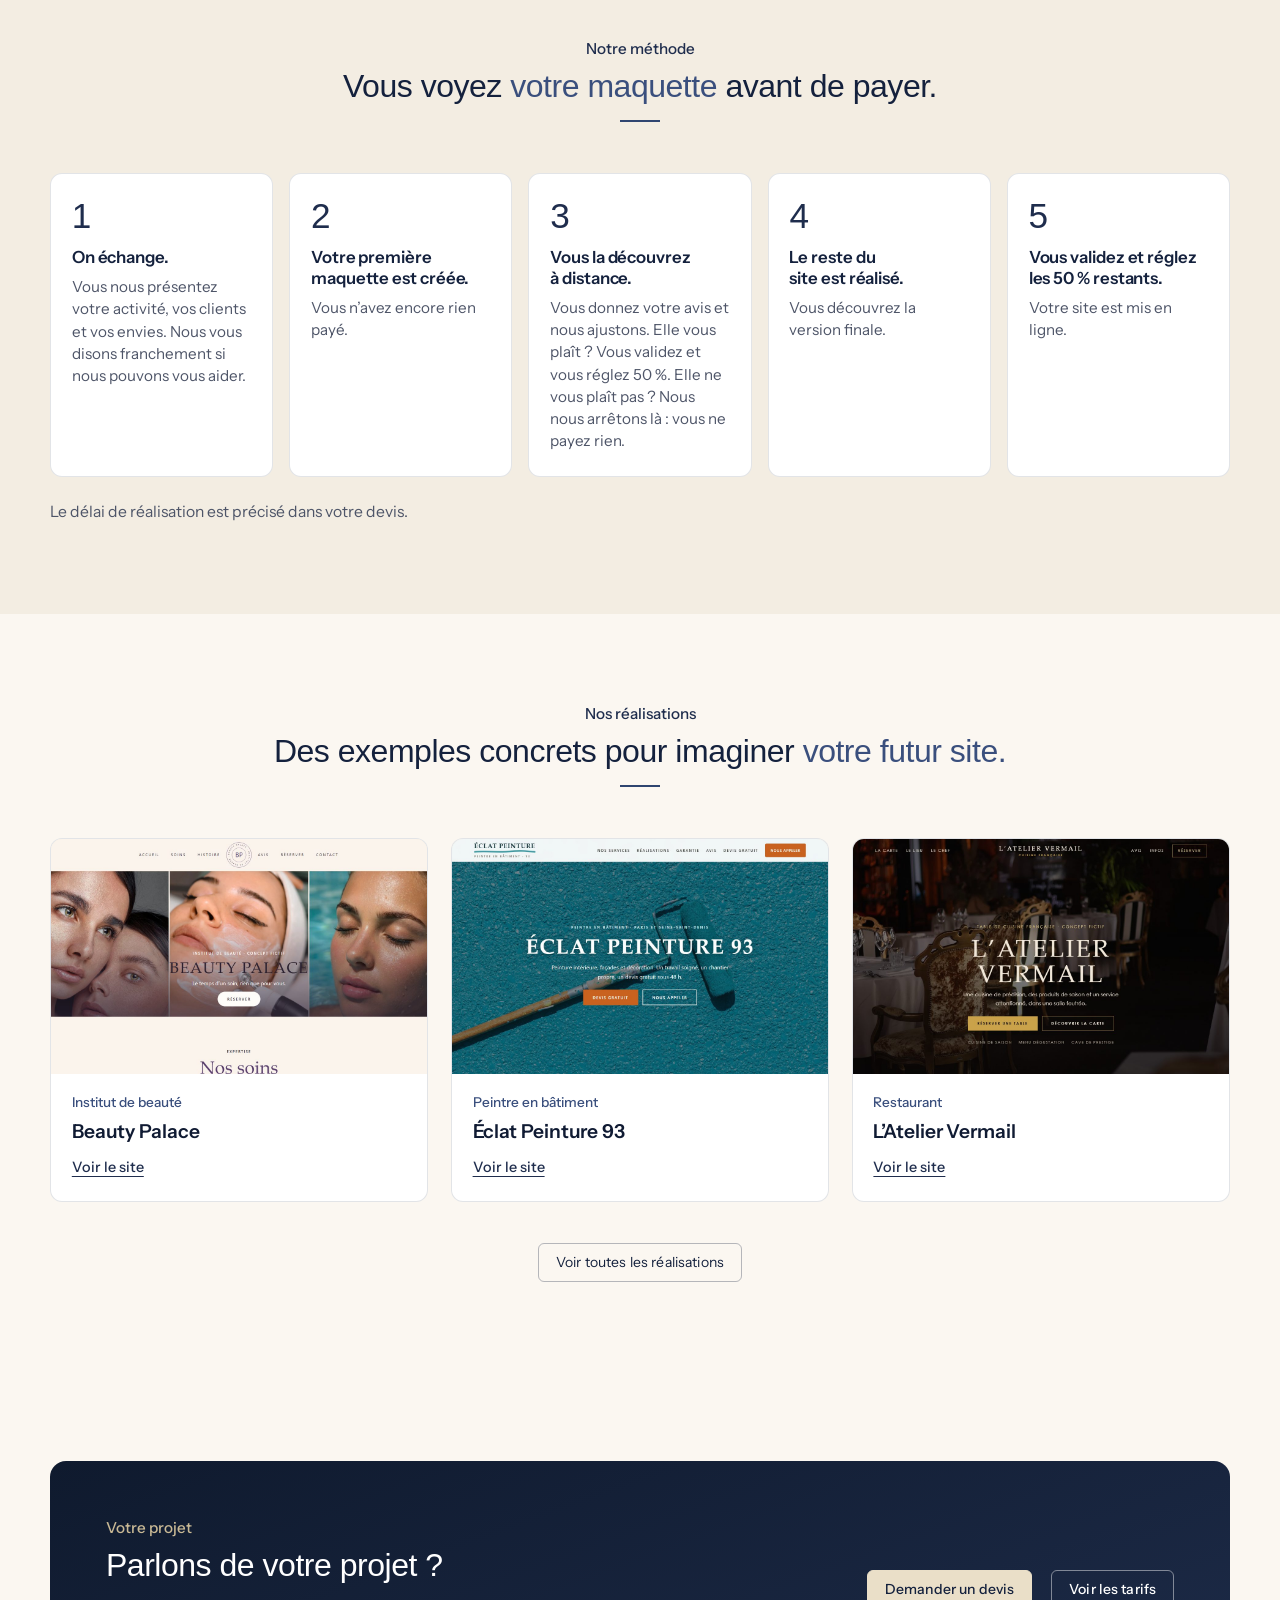
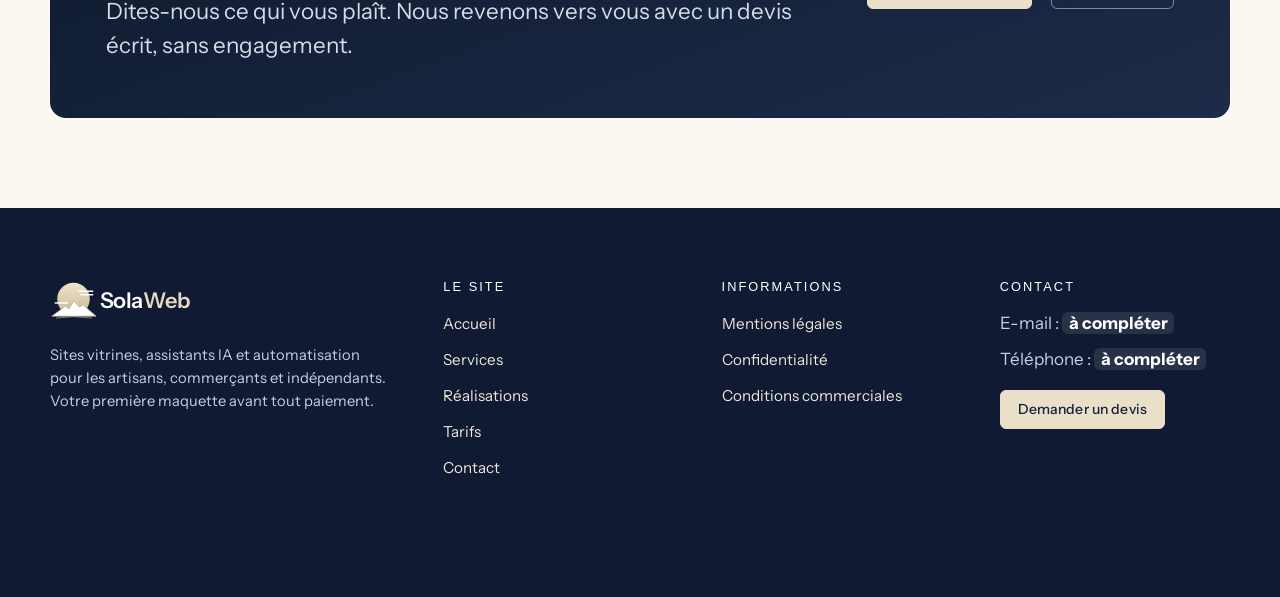
<file: logo-dore-1-fenetre-salon.html>
<!DOCTYPE html>
<html lang="fr">
<head>
  <meta charset="utf-8">
  <meta name="viewport" content="width=device-width, initial-scale=1">
  <title>ESSAI Logo 1B doré : fenêtre + salon</title>
  <meta name="description" content="SolaWeb crée des sites vitrines pour artisans, commerçants et indépendants, des assistants IA et l&rsquo;automatisation de vos tâches. Votre maquette avant tout paiement.">
  <meta name="robots" content="noindex, nofollow"><!-- Version de travail : à retirer avant publication -->
  <meta name="theme-color" content="#1F2D4D">
  <!-- Aperçu de partage : à compléter avec l'adresse (og:url) et une image absolue (og:image) une fois le domaine choisi -->
  <meta property="og:type" content="website">
  <meta property="og:locale" content="fr_FR">
  <meta property="og:site_name" content="SolaWeb">
  <meta property="og:title" content="SolaWeb — Sites web, assistants IA et automatisation">
  <meta property="og:description" content="SolaWeb crée des sites vitrines pour artisans, commerçants et indépendants, des assistants IA et l&rsquo;automatisation de vos tâches. Votre maquette avant tout paiement.">
  <meta name="twitter:card" content="summary">
  <link rel="icon" href="favicon.svg" type="image/svg+xml">
  <link rel="preload" href="assets/fonts/instrument-sans-latin.woff2" as="font" type="font/woff2" crossorigin>
  <link rel="preload" href="assets/fonts/eb-garamond-400.woff2" as="font" type="font/woff2" crossorigin>
  <link rel="stylesheet" href="css/site.css">
  <link rel="stylesheet" href="css/theme.css">
  <link rel="stylesheet" href="css/accueil-photo.css?v=7">
  <link rel="stylesheet" href="css/marine.css?v=8">
  <script src="js/animations.js"></script>
  <script src="js/main.js" defer></script>
<style>/* Essai logo 1B dans la barre marine (17.11.2026) */ .logo-1b { height: 56px; width: auto; display: block; } @media (max-width: 920px) { .logo-1b { height: 44px; } .logo-1b .tag-logo { display: none; } }</style>
<style>
/* Essai : 2 photos (fenêtre + le salon), bouton « Demander un devis » doré brillant (17.11.2026) */
.diapo .diapo-2 { background-image: url("assets/photos/essai-A-salon.jpg"); background-position: center 60%; }
html .entete .bouton.bouton-plein {
  background: linear-gradient(180deg, #F6E3A8 0%, #E3BE63 38%, #C99A35 70%, #B8872A 100%);
  border-color: #B8872A; color: #14213D; font-weight: 600;
  box-shadow: inset 0 1px 0 rgba(255,255,255,.55), 0 1px 2px rgba(20,33,61,.25);
}
html .entete .bouton.bouton-plein:hover {
  background: linear-gradient(180deg, #FBEFC4 0%, #EDCB78 38%, #D6A640 70%, #C2922F 100%);
  border-color: #C2922F; color: #14213D;
  box-shadow: inset 0 1px 0 rgba(255,255,255,.6), 0 8px 20px -10px rgba(184,135,42,.7);
}
</style>
</head>
<body class="page-accueil photo-6c">
  <svg width="0" height="0" style="position:absolute" aria-hidden="true" focusable="false"><defs><linearGradient id="orM-logo" x1="0" y1="0" x2="0" y2="1"><stop offset="0" stop-color="#B8872A"/><stop offset=".3" stop-color="#EAC970"/><stop offset=".5" stop-color="#FFF3C4"/><stop offset=".72" stop-color="#DDB45A"/><stop offset="1" stop-color="#B8872A"/></linearGradient></defs></svg>
  <svg width="0" height="0" style="position:absolute" aria-hidden="true" focusable="false">
    <!-- Logo SolaWeb (soleil levant + montagnes), redessiné en vectoriel d'après le logo fourni (assets/logo-solaweb-original.png) -->
    <symbol id="logo-sw" viewBox="0 0 330 92">
      <defs>
        <linearGradient id="sw-soleil" x1="0" y1="0" x2="0" y2="1"><stop offset="0" stop-color="#FFC531"/><stop offset="1" stop-color="#FF6A1A"/></linearGradient>
        <clipPath id="sw-horizon"><rect x="0" y="0" width="104" height="72"/></clipPath>
      </defs>
      <circle cx="52" cy="42" r="36" fill="url(#sw-soleil)" clip-path="url(#sw-horizon)"/>
      <g fill="#fff"><rect x="62" y="23" width="34" height="3.4" rx="1.7"/><rect x="66" y="31" width="30" height="3.4" rx="1.7"/><rect x="10" y="49" width="30" height="3.4" rx="1.7"/></g>
      <path d="M4 80L34 58L42 64L53 46L65 60L73 55L102 80Z" fill="#fff" stroke="#CFC3F2" stroke-width="1.6" stroke-linejoin="round"/>
      <path d="M14 84Q52 78 92 84" fill="none" stroke="#CFC3F2" stroke-width="1.4" stroke-linecap="round"/>
      <text x="110" y="62" font-size="48" font-weight="600" letter-spacing="-1"><tspan fill="currentColor">Sola</tspan><tspan fill="#F47B20">Web</tspan></text>
    </symbol>
  </svg>
  <a class="lien-evitement" href="#contenu">Aller au contenu</a>

  <header class="entete">
    <div class="conteneur entete-interieur">
      <a class="marque" href="index.html" aria-label="SolaWeb, sites web, IA et automatisation, page d'accueil"><svg class="logo-1b" viewBox="0 0 262 56" role="img" aria-hidden="true" focusable="false">
        <path d="M8 30A20 20 0 0 1 48 30Z" fill="#F5F0E4"/>
        <line x1="0" y1="37" x2="56" y2="37" stroke="#F5F0E4" stroke-width="3" stroke-linecap="round"/>
        <line x1="10" y1="45" x2="46" y2="45" stroke="#F5F0E4" stroke-width="3" stroke-linecap="round"/>
        <text x="66" y="35" font-family="Montserrat, 'Segoe UI', Arial, sans-serif" font-size="40" font-weight="700" letter-spacing="-1" fill="#F5F0E4"><tspan fill="url(#orM-logo)">S</tspan>ola<tspan fill="url(#orM-logo)">W</tspan>eb</text>
        <text class="tag-logo" x="67" y="51" font-family="'Instrument Sans', 'Segoe UI', Arial, sans-serif" font-size="9" font-weight="600" fill="#E6D9BC" textLength="190" lengthAdjust="spacing">SITES WEB · IA · AUTOMATISATION</text>
      </svg></a>
      <button class="bouton-menu" type="button" aria-expanded="false" aria-controls="menu">Menu</button>
      <nav class="menu" id="menu" aria-label="Navigation principale">
        <ul>
          <li><a href="index.html" aria-current="page">Accueil</a></li>
          <li><a href="services.html">Services</a></li>
          <li><a href="realisations.html">Réalisations</a></li>
          <li><a href="tarifs.html">Tarifs</a></li>
          <li><a href="contact.html">Contact</a></li>
        </ul>
        <div class="menu-cta-zone"><a class="bouton bouton-plein fleche" href="contact.html">Demander un devis</a></div>
      </nav>
    </div>
  </header>

  <main id="contenu">

    <!-- ===== Accueil ===== -->
    <section class="heros" id="accueil" aria-labelledby="titre-accueil">
      <!-- Diaporama de fond (2 photos qui se fondent l'une dans l'autre) : réglages dans css/accueil-photo.css -->
      <div class="diapo" aria-hidden="true">
        <span class="diapo-1"></span>
        <span class="diapo-2"></span>
      </div>
      <div class="heros-texte">
                <h1 id="titre-accueil" data-mots>Votre vitrine, <span class="accent">on l&rsquo;illumine</span></h1>
        <p class="promesse" data-anime style="--d:700">Découvrez votre maquette avant de payer.</p>
        <div class="actions" data-anime style="--d:850">
          <a class="bouton bouton-plein fleche" href="contact.html">Demander un devis</a>
          <a class="bouton bouton-contour" href="realisations.html">Voir nos réalisations</a>
        </div>
      </div>
      <!-- Photo d'accueil (fenêtre ouverte, en plein écran, textes centrés) : posée en fond par css/accueil-photo.css (classe photo-6c sur <body>).
           La vidéo d'origine reste dans assets/video si on veut la remettre. -->
      <div class="barre-infos" data-anime style="--d:900">
        <ul>
          <li>Maquette avant paiement</li>
          <li>Sans abonnement imposé</li>
          <li>Adapté mobile et ordinateur</li>
        </ul>
        <a class="bouton bouton-plein" href="tarifs.html">Voir les tarifs</a>
      </div>
    </section>

    <!-- ===== Ce que nous faisons ===== -->
    <section class="section clair" aria-labelledby="t-services">
      <div class="conteneur">
        <div class="tete-section">
          <p class="sur-titre">Ce que nous faisons</p>
          <h2 id="t-services">Nos <span class="mot-bronze">services</span></h2>
          <p>Des sites vitrines pour les artisans, commerçants et indépendants, et des outils pour gagner du temps : assistants IA et automatisation de vos tâches.</p>
        </div>
        <div class="cartes-services" data-anime="groupe">
          <article class="carte-s">
            <div class="cs-tete"><span class="cs-ico" aria-hidden="true"><svg viewBox="0 0 24 24" fill="none" stroke="currentColor" stroke-width="1.7" stroke-linecap="round" stroke-linejoin="round" focusable="false"><rect x="3" y="4" width="18" height="12" rx="1.5"/><path d="M8 20h8M12 16v4"/></svg></span><h3>Digital</h3></div>
            <p>Un site internet pour exister en ligne et développer votre activité. Du design au développement, on s&rsquo;occupe de tout.</p>
            <div class="cs-pied"><span class="cs-prix">Dès 490 €</span><a class="cs-lien" href="services.html">en savoir +</a></div>
          </article>
          <article class="carte-s">
            <div class="cs-tete"><span class="cs-ico" aria-hidden="true"><svg viewBox="0 0 24 24" fill="none" stroke="currentColor" stroke-width="1.7" stroke-linecap="round" stroke-linejoin="round" focusable="false"><path d="M4 5h16v11H10l-6 4z"/><path d="M8 9.5h8M8 12.5h5"/></svg></span><h3>Assistants IA</h3></div>
            <p>Des assistants conversationnels intégrés à votre site, pour répondre à vos visiteurs et faciliter la prise de contact.</p>
            <div class="cs-pied"><span class="cs-prix">Sur devis</span><a class="cs-lien" href="services.html#ia">en savoir +</a></div>
          </article>
          <article class="carte-s">
            <div class="cs-tete"><span class="cs-ico" aria-hidden="true"><svg viewBox="0 0 24 24" fill="none" stroke="currentColor" stroke-width="1.7" stroke-linecap="round" stroke-linejoin="round" focusable="false"><path d="M4 12a8 8 0 0 1 14-5.3L20 9"/><path d="M20 4v5h-5"/><path d="M20 12a8 8 0 0 1-14 5.3L4 15"/><path d="M4 20v-5h5"/></svg></span><h3>Automatisation</h3></div>
            <p>Nous automatisons vos tâches répétitives pour vous faire gagner du temps au quotidien.</p>
            <div class="cs-pied"><span class="cs-prix">Sur devis</span><a class="cs-lien" href="services.html#automatisation">en savoir +</a></div>
          </article>
        </div>
        <div class="centre-actions" data-anime><a class="bouton bouton-contour fleche" href="services.html">Découvrir nos services</a></div>
      </div>
    </section>

    <!-- ===== Méthode ===== -->
    <section class="section fond-pale" aria-labelledby="t-etapes">
      <div class="conteneur">
        <div class="tete-section">
          <p class="sur-titre">Notre méthode</p>
          <h2 id="t-etapes">Vous voyez <span class="mot-bronze">votre maquette</span> avant de payer.</h2>
        </div>
        <ol class="etapes5" data-anime="groupe">
          <li class="etape"><span class="etape-num" aria-hidden="true">1</span><h3>On échange.</h3><p>Vous nous présentez votre activité, vos clients et vos envies. Nous vous disons franchement si nous pouvons vous aider.</p></li>
          <li class="etape"><span class="etape-num" aria-hidden="true">2</span><h3>Votre première maquette est créée.</h3><p>Vous n&rsquo;avez encore rien payé.</p></li>
          <li class="etape"><span class="etape-num" aria-hidden="true">3</span><h3>Vous la découvrez à distance.</h3><p>Vous donnez votre avis et nous ajustons. Elle vous plaît&nbsp;? Vous validez et vous réglez 50&nbsp;%. Elle ne vous plaît pas&nbsp;? Nous nous arrêtons là&nbsp;: vous ne payez&nbsp;rien.</p></li>
          <li class="etape"><span class="etape-num" aria-hidden="true">4</span><h3>Le reste du site est réalisé.</h3><p>Vous découvrez la version finale.</p></li>
          <li class="etape"><span class="etape-num" aria-hidden="true">5</span><h3>Vous validez et réglez les 50&nbsp;% restants.</h3><p>Votre site est mis en ligne.</p></li>
        </ol>
        <p class="delai-etapes" data-anime>Le délai de réalisation est précisé dans votre devis.</p>
      </div>
    </section>

    <!-- ===== Réalisations (aperçu) ===== -->
    <section class="section clair" aria-labelledby="t-real">
      <div class="conteneur">
        <div class="tete-section">
          <p class="sur-titre">Nos réalisations</p>
          <h2 id="t-real">Des exemples concrets pour imaginer <span class="mot-bronze">votre futur site.</span></h2>
        </div>
        <div class="grille-projets" data-anime="groupe">
          <a class="carte-projet" href="beauty-palace/index.html">
            <div class="cp-image"><img src="assets/demos/beauty-palace-ordi.jpg" width="1366" height="768" alt="" loading="lazy" decoding="async"></div>
            <div class="cp-texte"><span class="cp-type">Institut de beauté</span><h3>Beauty Palace</h3><span class="lien-fleche">Voir le site</span></div>
          </a>
          <a class="carte-projet" href="eclat-peinture-93/index.html">
            <div class="cp-image"><img src="assets/demos/eclat-ordi.jpg" width="1366" height="768" alt="" loading="lazy" decoding="async"></div>
            <div class="cp-texte"><span class="cp-type">Peintre en bâtiment</span><h3>Éclat Peinture 93</h3><span class="lien-fleche">Voir le site</span></div>
          </a>
          <a class="carte-projet" href="atelier-vermail/index.html">
            <div class="cp-image"><img src="assets/demos/atelier-vermail-ordi.jpg" width="1366" height="768" alt="" loading="lazy" decoding="async"></div>
            <div class="cp-texte"><span class="cp-type">Restaurant</span><h3>L&rsquo;Atelier Vermail</h3><span class="lien-fleche">Voir le site</span></div>
          </a>
        </div>
        <div class="centre-actions" data-anime><a class="bouton bouton-contour fleche" href="realisations.html">Voir toutes les réalisations</a></div>
      </div>
    </section>

    <!-- ===== Appel à l'action ===== -->
    <section class="section clair" aria-labelledby="t-cta">
      <div class="conteneur">
        <div class="bande-cta" data-anime>
          <div>
            <p class="sur-titre">Votre projet</p>
            <h2 id="t-cta">Parlons de votre projet&nbsp;?</h2>
            <p>Dites-nous ce qui vous plaît. Nous revenons vers vous avec un devis écrit, sans engagement.</p>
          </div>
          <div class="actions">
            <a class="bouton bouton-clair fleche" href="contact.html">Demander un devis</a>
            <a class="bouton bouton-transparent" href="tarifs.html">Voir les tarifs</a>
          </div>
        </div>
      </div>
    </section>
  </main>

  <footer class="pied-site">
    <div class="conteneur pied-grille">
      <div class="pied-marque">
        <a href="index.html" aria-label="SolaWeb, page d'accueil" style="display:inline-block"><svg class="logo-sw" viewBox="0 0 330 92" aria-hidden="true" focusable="false"><use href="#logo-sw"/></svg></a>
        <p>Sites vitrines, assistants IA et automatisation pour les artisans, commerçants et indépendants. Votre première maquette avant tout paiement.</p>
      </div>
      <nav aria-labelledby="pied-t1">
        <h2 class="pied-titre" id="pied-t1">Le site</h2>
        <ul>
          <li><a href="index.html">Accueil</a></li>
          <li><a href="services.html">Services</a></li>
          <li><a href="realisations.html">Réalisations</a></li>
          <li><a href="tarifs.html">Tarifs</a></li>
          <li><a href="contact.html">Contact</a></li>
        </ul>
      </nav>
      <nav aria-labelledby="pied-t2">
        <h2 class="pied-titre" id="pied-t2">Informations</h2>
        <ul>
          <li><a href="mentions-legales.html">Mentions légales</a></li>
          <li><a href="confidentialite.html">Confidentialité</a></li>
          <li><a href="conditions.html">Conditions commerciales</a></li>
        </ul>
      </nav>
      <div>
        <h2 class="pied-titre">Contact</h2>
        <ul>
          <li>E-mail : <span class="a-completer">à compléter</span></li>
          <li>Téléphone : <span class="a-completer">à compléter</span></li>
        </ul>
        <a class="bouton bouton-plat bouton-plat-plein fleche" href="contact.html">Demander un devis</a>
      </div>
    </div>
    <div class="conteneur pied-bas">
      <p>© 2026 SolaWeb · Version de travail : contenus provisoires, non destinée à la publication.</p>
    </div>
  </footer>
</body>
</html>
</file>
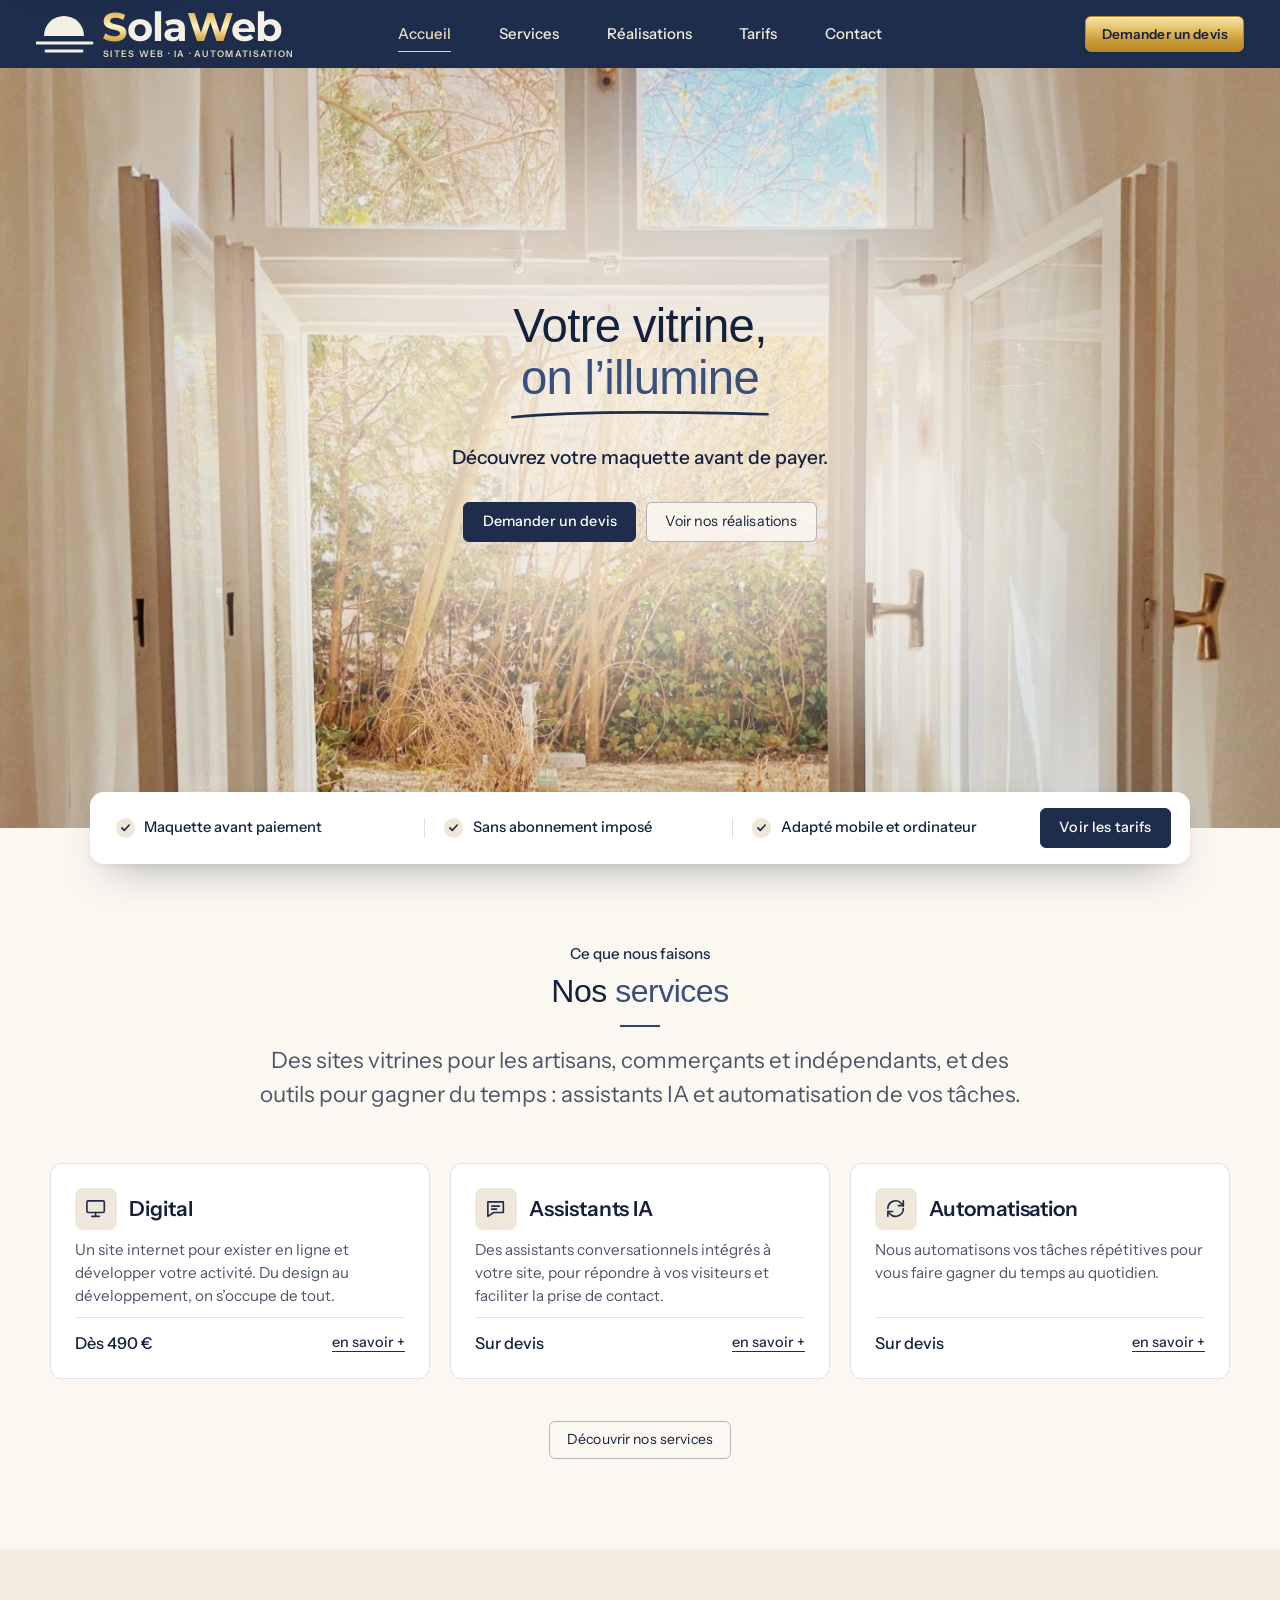
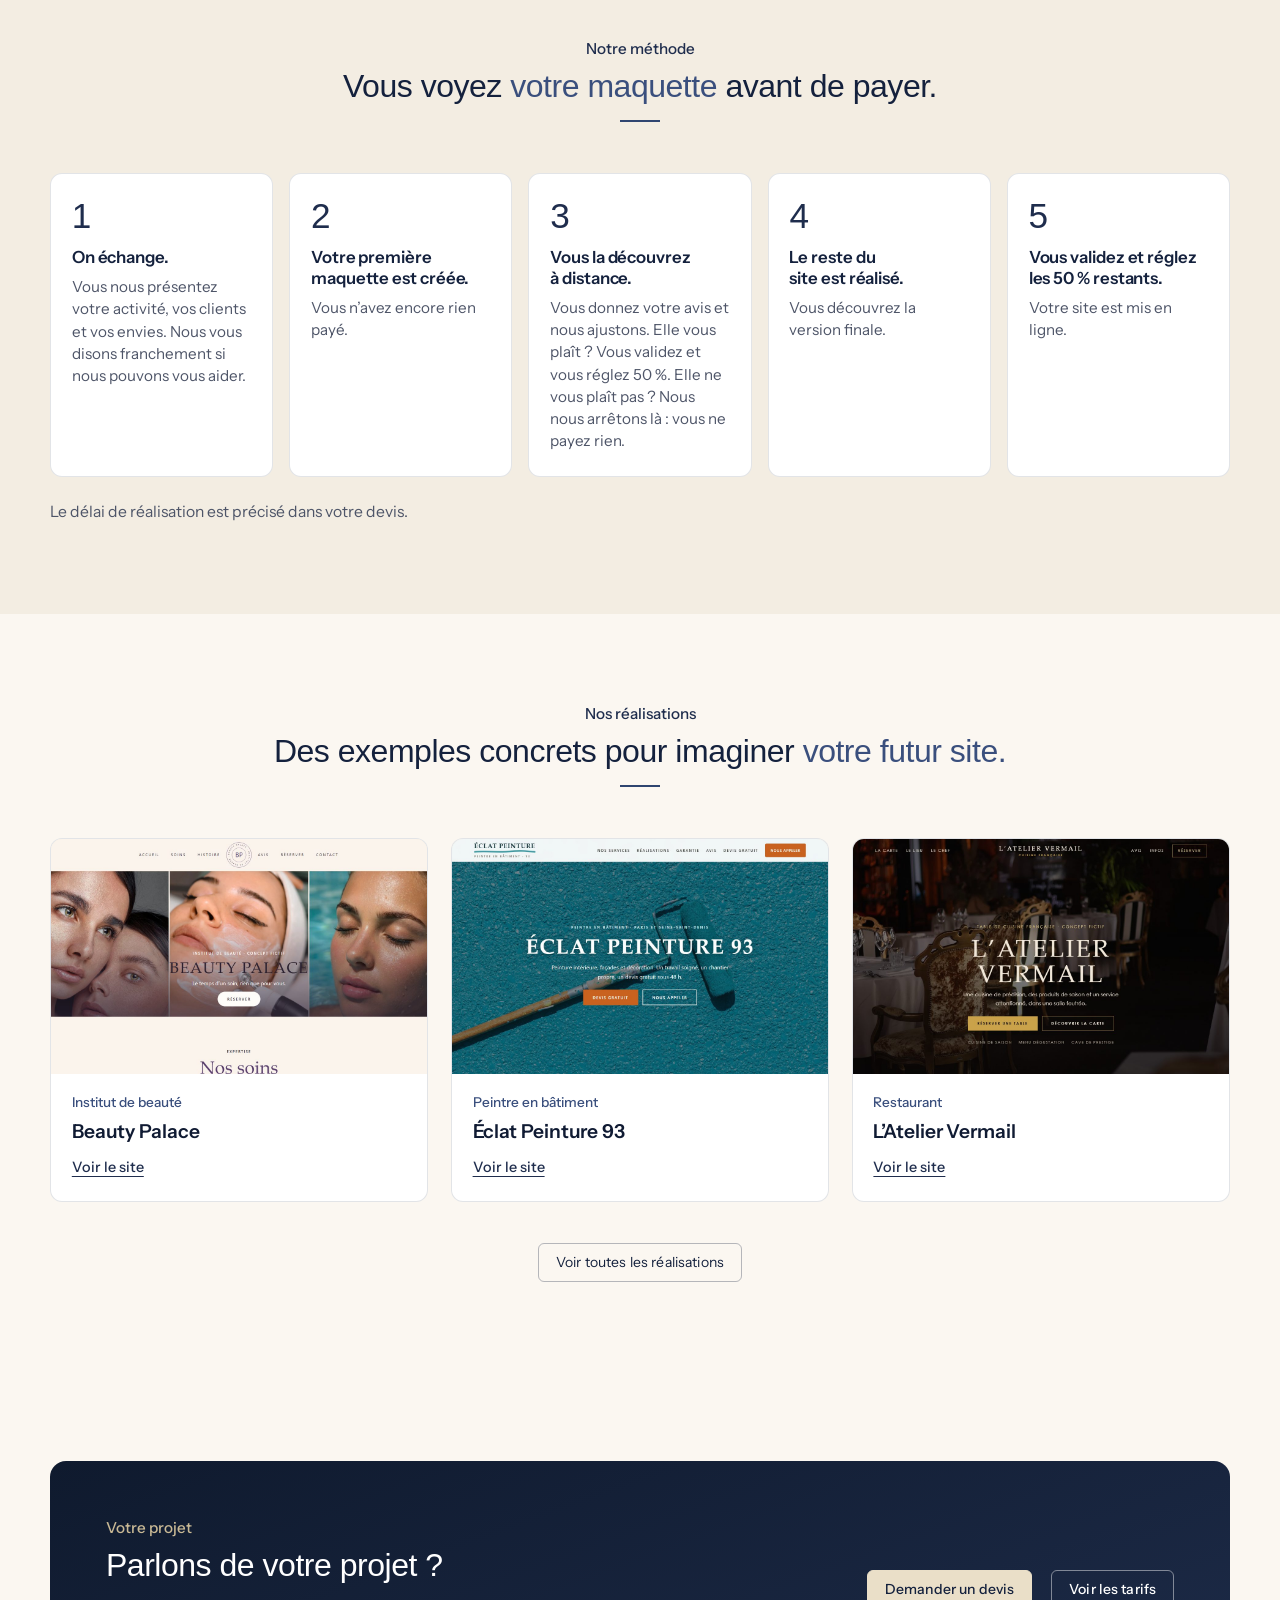
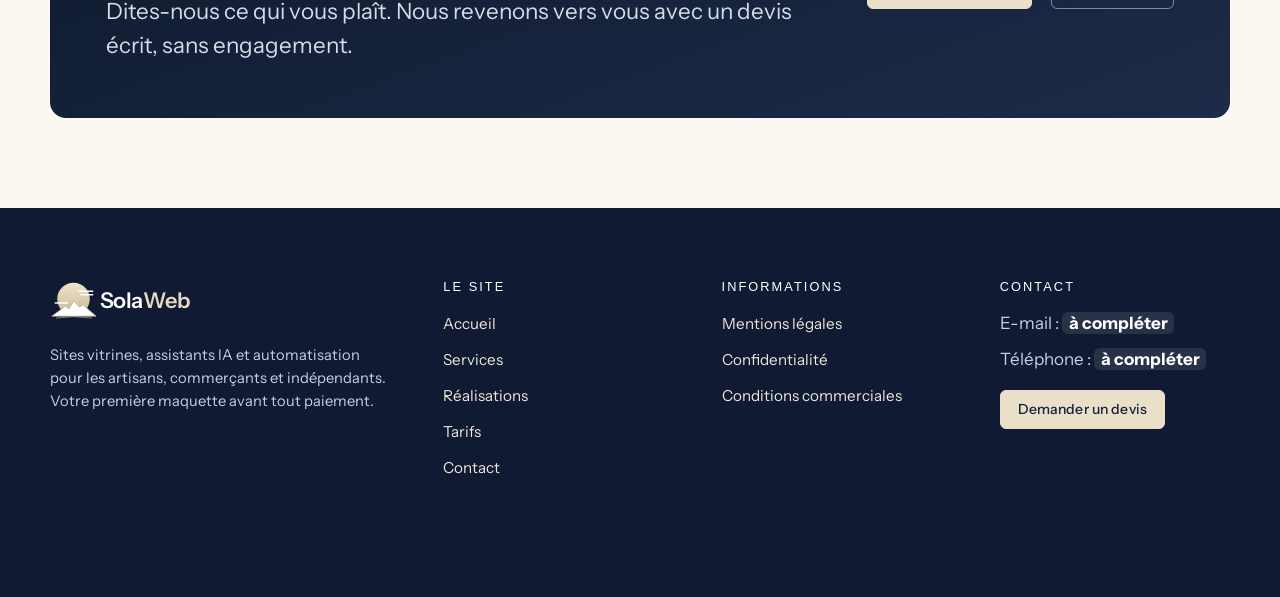
<file: logo-dore-2-fenetre-open-space.html>
<!DOCTYPE html>
<html lang="fr">
<head>
  <meta charset="utf-8">
  <meta name="viewport" content="width=device-width, initial-scale=1">
  <title>ESSAI Logo 1B doré : fenêtre + open space</title>
  <meta name="description" content="SolaWeb crée des sites vitrines pour artisans, commerçants et indépendants, des assistants IA et l&rsquo;automatisation de vos tâches. Votre maquette avant tout paiement.">
  <meta name="robots" content="noindex, nofollow"><!-- Version de travail : à retirer avant publication -->
  <meta name="theme-color" content="#1F2D4D">
  <!-- Aperçu de partage : à compléter avec l'adresse (og:url) et une image absolue (og:image) une fois le domaine choisi -->
  <meta property="og:type" content="website">
  <meta property="og:locale" content="fr_FR">
  <meta property="og:site_name" content="SolaWeb">
  <meta property="og:title" content="SolaWeb — Sites web, assistants IA et automatisation">
  <meta property="og:description" content="SolaWeb crée des sites vitrines pour artisans, commerçants et indépendants, des assistants IA et l&rsquo;automatisation de vos tâches. Votre maquette avant tout paiement.">
  <meta name="twitter:card" content="summary">
  <link rel="icon" href="favicon.svg" type="image/svg+xml">
  <link rel="preload" href="assets/fonts/instrument-sans-latin.woff2" as="font" type="font/woff2" crossorigin>
  <link rel="preload" href="assets/fonts/eb-garamond-400.woff2" as="font" type="font/woff2" crossorigin>
  <link rel="stylesheet" href="css/site.css">
  <link rel="stylesheet" href="css/theme.css">
  <link rel="stylesheet" href="css/accueil-photo.css?v=7">
  <link rel="stylesheet" href="css/marine.css?v=8">
  <script src="js/animations.js"></script>
  <script src="js/main.js" defer></script>
<style>/* Essai logo 1B dans la barre marine (17.11.2026) */ .logo-1b { height: 56px; width: auto; display: block; } @media (max-width: 920px) { .logo-1b { height: 44px; } .logo-1b .tag-logo { display: none; } }</style>
<style>
/* Essai : 2 photos (fenêtre + l'open space), bouton « Demander un devis » doré brillant (17.11.2026) */
.diapo .diapo-2 { background-image: url("assets/photos/essai-B-openspace.jpg"); background-position: center 50%; }
html .entete .bouton.bouton-plein {
  background: linear-gradient(180deg, #F6E3A8 0%, #E3BE63 38%, #C99A35 70%, #B8872A 100%);
  border-color: #B8872A; color: #14213D; font-weight: 600;
  box-shadow: inset 0 1px 0 rgba(255,255,255,.55), 0 1px 2px rgba(20,33,61,.25);
}
html .entete .bouton.bouton-plein:hover {
  background: linear-gradient(180deg, #FBEFC4 0%, #EDCB78 38%, #D6A640 70%, #C2922F 100%);
  border-color: #C2922F; color: #14213D;
  box-shadow: inset 0 1px 0 rgba(255,255,255,.6), 0 8px 20px -10px rgba(184,135,42,.7);
}
</style>
</head>
<body class="page-accueil photo-6c">
  <svg width="0" height="0" style="position:absolute" aria-hidden="true" focusable="false"><defs><linearGradient id="orM-logo" x1="0" y1="0" x2="0" y2="1"><stop offset="0" stop-color="#B8872A"/><stop offset=".3" stop-color="#EAC970"/><stop offset=".5" stop-color="#FFF3C4"/><stop offset=".72" stop-color="#DDB45A"/><stop offset="1" stop-color="#B8872A"/></linearGradient></defs></svg>
  <svg width="0" height="0" style="position:absolute" aria-hidden="true" focusable="false">
    <!-- Logo SolaWeb (soleil levant + montagnes), redessiné en vectoriel d'après le logo fourni (assets/logo-solaweb-original.png) -->
    <symbol id="logo-sw" viewBox="0 0 330 92">
      <defs>
        <linearGradient id="sw-soleil" x1="0" y1="0" x2="0" y2="1"><stop offset="0" stop-color="#FFC531"/><stop offset="1" stop-color="#FF6A1A"/></linearGradient>
        <clipPath id="sw-horizon"><rect x="0" y="0" width="104" height="72"/></clipPath>
      </defs>
      <circle cx="52" cy="42" r="36" fill="url(#sw-soleil)" clip-path="url(#sw-horizon)"/>
      <g fill="#fff"><rect x="62" y="23" width="34" height="3.4" rx="1.7"/><rect x="66" y="31" width="30" height="3.4" rx="1.7"/><rect x="10" y="49" width="30" height="3.4" rx="1.7"/></g>
      <path d="M4 80L34 58L42 64L53 46L65 60L73 55L102 80Z" fill="#fff" stroke="#CFC3F2" stroke-width="1.6" stroke-linejoin="round"/>
      <path d="M14 84Q52 78 92 84" fill="none" stroke="#CFC3F2" stroke-width="1.4" stroke-linecap="round"/>
      <text x="110" y="62" font-size="48" font-weight="600" letter-spacing="-1"><tspan fill="currentColor">Sola</tspan><tspan fill="#F47B20">Web</tspan></text>
    </symbol>
  </svg>
  <a class="lien-evitement" href="#contenu">Aller au contenu</a>

  <header class="entete">
    <div class="conteneur entete-interieur">
      <a class="marque" href="index.html" aria-label="SolaWeb, sites web, IA et automatisation, page d'accueil"><svg class="logo-1b" viewBox="0 0 262 56" role="img" aria-hidden="true" focusable="false">
        <path d="M8 30A20 20 0 0 1 48 30Z" fill="#F5F0E4"/>
        <line x1="0" y1="37" x2="56" y2="37" stroke="#F5F0E4" stroke-width="3" stroke-linecap="round"/>
        <line x1="10" y1="45" x2="46" y2="45" stroke="#F5F0E4" stroke-width="3" stroke-linecap="round"/>
        <text x="66" y="35" font-family="Montserrat, 'Segoe UI', Arial, sans-serif" font-size="40" font-weight="700" letter-spacing="-1" fill="#F5F0E4"><tspan fill="url(#orM-logo)">S</tspan>ola<tspan fill="url(#orM-logo)">W</tspan>eb</text>
        <text class="tag-logo" x="67" y="51" font-family="'Instrument Sans', 'Segoe UI', Arial, sans-serif" font-size="9" font-weight="600" fill="#E6D9BC" textLength="190" lengthAdjust="spacing">SITES WEB · IA · AUTOMATISATION</text>
      </svg></a>
      <button class="bouton-menu" type="button" aria-expanded="false" aria-controls="menu">Menu</button>
      <nav class="menu" id="menu" aria-label="Navigation principale">
        <ul>
          <li><a href="index.html" aria-current="page">Accueil</a></li>
          <li><a href="services.html">Services</a></li>
          <li><a href="realisations.html">Réalisations</a></li>
          <li><a href="tarifs.html">Tarifs</a></li>
          <li><a href="contact.html">Contact</a></li>
        </ul>
        <div class="menu-cta-zone"><a class="bouton bouton-plein fleche" href="contact.html">Demander un devis</a></div>
      </nav>
    </div>
  </header>

  <main id="contenu">

    <!-- ===== Accueil ===== -->
    <section class="heros" id="accueil" aria-labelledby="titre-accueil">
      <!-- Diaporama de fond (2 photos qui se fondent l'une dans l'autre) : réglages dans css/accueil-photo.css -->
      <div class="diapo" aria-hidden="true">
        <span class="diapo-1"></span>
        <span class="diapo-2"></span>
      </div>
      <div class="heros-texte">
                <h1 id="titre-accueil" data-mots>Votre vitrine, <span class="accent">on l&rsquo;illumine</span></h1>
        <p class="promesse" data-anime style="--d:700">Découvrez votre maquette avant de payer.</p>
        <div class="actions" data-anime style="--d:850">
          <a class="bouton bouton-plein fleche" href="contact.html">Demander un devis</a>
          <a class="bouton bouton-contour" href="realisations.html">Voir nos réalisations</a>
        </div>
      </div>
      <!-- Photo d'accueil (fenêtre ouverte, en plein écran, textes centrés) : posée en fond par css/accueil-photo.css (classe photo-6c sur <body>).
           La vidéo d'origine reste dans assets/video si on veut la remettre. -->
      <div class="barre-infos" data-anime style="--d:900">
        <ul>
          <li>Maquette avant paiement</li>
          <li>Sans abonnement imposé</li>
          <li>Adapté mobile et ordinateur</li>
        </ul>
        <a class="bouton bouton-plein" href="tarifs.html">Voir les tarifs</a>
      </div>
    </section>

    <!-- ===== Ce que nous faisons ===== -->
    <section class="section clair" aria-labelledby="t-services">
      <div class="conteneur">
        <div class="tete-section">
          <p class="sur-titre">Ce que nous faisons</p>
          <h2 id="t-services">Nos <span class="mot-bronze">services</span></h2>
          <p>Des sites vitrines pour les artisans, commerçants et indépendants, et des outils pour gagner du temps : assistants IA et automatisation de vos tâches.</p>
        </div>
        <div class="cartes-services" data-anime="groupe">
          <article class="carte-s">
            <div class="cs-tete"><span class="cs-ico" aria-hidden="true"><svg viewBox="0 0 24 24" fill="none" stroke="currentColor" stroke-width="1.7" stroke-linecap="round" stroke-linejoin="round" focusable="false"><rect x="3" y="4" width="18" height="12" rx="1.5"/><path d="M8 20h8M12 16v4"/></svg></span><h3>Digital</h3></div>
            <p>Un site internet pour exister en ligne et développer votre activité. Du design au développement, on s&rsquo;occupe de tout.</p>
            <div class="cs-pied"><span class="cs-prix">Dès 490 €</span><a class="cs-lien" href="services.html">en savoir +</a></div>
          </article>
          <article class="carte-s">
            <div class="cs-tete"><span class="cs-ico" aria-hidden="true"><svg viewBox="0 0 24 24" fill="none" stroke="currentColor" stroke-width="1.7" stroke-linecap="round" stroke-linejoin="round" focusable="false"><path d="M4 5h16v11H10l-6 4z"/><path d="M8 9.5h8M8 12.5h5"/></svg></span><h3>Assistants IA</h3></div>
            <p>Des assistants conversationnels intégrés à votre site, pour répondre à vos visiteurs et faciliter la prise de contact.</p>
            <div class="cs-pied"><span class="cs-prix">Sur devis</span><a class="cs-lien" href="services.html#ia">en savoir +</a></div>
          </article>
          <article class="carte-s">
            <div class="cs-tete"><span class="cs-ico" aria-hidden="true"><svg viewBox="0 0 24 24" fill="none" stroke="currentColor" stroke-width="1.7" stroke-linecap="round" stroke-linejoin="round" focusable="false"><path d="M4 12a8 8 0 0 1 14-5.3L20 9"/><path d="M20 4v5h-5"/><path d="M20 12a8 8 0 0 1-14 5.3L4 15"/><path d="M4 20v-5h5"/></svg></span><h3>Automatisation</h3></div>
            <p>Nous automatisons vos tâches répétitives pour vous faire gagner du temps au quotidien.</p>
            <div class="cs-pied"><span class="cs-prix">Sur devis</span><a class="cs-lien" href="services.html#automatisation">en savoir +</a></div>
          </article>
        </div>
        <div class="centre-actions" data-anime><a class="bouton bouton-contour fleche" href="services.html">Découvrir nos services</a></div>
      </div>
    </section>

    <!-- ===== Méthode ===== -->
    <section class="section fond-pale" aria-labelledby="t-etapes">
      <div class="conteneur">
        <div class="tete-section">
          <p class="sur-titre">Notre méthode</p>
          <h2 id="t-etapes">Vous voyez <span class="mot-bronze">votre maquette</span> avant de payer.</h2>
        </div>
        <ol class="etapes5" data-anime="groupe">
          <li class="etape"><span class="etape-num" aria-hidden="true">1</span><h3>On échange.</h3><p>Vous nous présentez votre activité, vos clients et vos envies. Nous vous disons franchement si nous pouvons vous aider.</p></li>
          <li class="etape"><span class="etape-num" aria-hidden="true">2</span><h3>Votre première maquette est créée.</h3><p>Vous n&rsquo;avez encore rien payé.</p></li>
          <li class="etape"><span class="etape-num" aria-hidden="true">3</span><h3>Vous la découvrez à distance.</h3><p>Vous donnez votre avis et nous ajustons. Elle vous plaît&nbsp;? Vous validez et vous réglez 50&nbsp;%. Elle ne vous plaît pas&nbsp;? Nous nous arrêtons là&nbsp;: vous ne payez&nbsp;rien.</p></li>
          <li class="etape"><span class="etape-num" aria-hidden="true">4</span><h3>Le reste du site est réalisé.</h3><p>Vous découvrez la version finale.</p></li>
          <li class="etape"><span class="etape-num" aria-hidden="true">5</span><h3>Vous validez et réglez les 50&nbsp;% restants.</h3><p>Votre site est mis en ligne.</p></li>
        </ol>
        <p class="delai-etapes" data-anime>Le délai de réalisation est précisé dans votre devis.</p>
      </div>
    </section>

    <!-- ===== Réalisations (aperçu) ===== -->
    <section class="section clair" aria-labelledby="t-real">
      <div class="conteneur">
        <div class="tete-section">
          <p class="sur-titre">Nos réalisations</p>
          <h2 id="t-real">Des exemples concrets pour imaginer <span class="mot-bronze">votre futur site.</span></h2>
        </div>
        <div class="grille-projets" data-anime="groupe">
          <a class="carte-projet" href="beauty-palace/index.html">
            <div class="cp-image"><img src="assets/demos/beauty-palace-ordi.jpg" width="1366" height="768" alt="" loading="lazy" decoding="async"></div>
            <div class="cp-texte"><span class="cp-type">Institut de beauté</span><h3>Beauty Palace</h3><span class="lien-fleche">Voir le site</span></div>
          </a>
          <a class="carte-projet" href="eclat-peinture-93/index.html">
            <div class="cp-image"><img src="assets/demos/eclat-ordi.jpg" width="1366" height="768" alt="" loading="lazy" decoding="async"></div>
            <div class="cp-texte"><span class="cp-type">Peintre en bâtiment</span><h3>Éclat Peinture 93</h3><span class="lien-fleche">Voir le site</span></div>
          </a>
          <a class="carte-projet" href="atelier-vermail/index.html">
            <div class="cp-image"><img src="assets/demos/atelier-vermail-ordi.jpg" width="1366" height="768" alt="" loading="lazy" decoding="async"></div>
            <div class="cp-texte"><span class="cp-type">Restaurant</span><h3>L&rsquo;Atelier Vermail</h3><span class="lien-fleche">Voir le site</span></div>
          </a>
        </div>
        <div class="centre-actions" data-anime><a class="bouton bouton-contour fleche" href="realisations.html">Voir toutes les réalisations</a></div>
      </div>
    </section>

    <!-- ===== Appel à l'action ===== -->
    <section class="section clair" aria-labelledby="t-cta">
      <div class="conteneur">
        <div class="bande-cta" data-anime>
          <div>
            <p class="sur-titre">Votre projet</p>
            <h2 id="t-cta">Parlons de votre projet&nbsp;?</h2>
            <p>Dites-nous ce qui vous plaît. Nous revenons vers vous avec un devis écrit, sans engagement.</p>
          </div>
          <div class="actions">
            <a class="bouton bouton-clair fleche" href="contact.html">Demander un devis</a>
            <a class="bouton bouton-transparent" href="tarifs.html">Voir les tarifs</a>
          </div>
        </div>
      </div>
    </section>
  </main>

  <footer class="pied-site">
    <div class="conteneur pied-grille">
      <div class="pied-marque">
        <a href="index.html" aria-label="SolaWeb, page d'accueil" style="display:inline-block"><svg class="logo-sw" viewBox="0 0 330 92" aria-hidden="true" focusable="false"><use href="#logo-sw"/></svg></a>
        <p>Sites vitrines, assistants IA et automatisation pour les artisans, commerçants et indépendants. Votre première maquette avant tout paiement.</p>
      </div>
      <nav aria-labelledby="pied-t1">
        <h2 class="pied-titre" id="pied-t1">Le site</h2>
        <ul>
          <li><a href="index.html">Accueil</a></li>
          <li><a href="services.html">Services</a></li>
          <li><a href="realisations.html">Réalisations</a></li>
          <li><a href="tarifs.html">Tarifs</a></li>
          <li><a href="contact.html">Contact</a></li>
        </ul>
      </nav>
      <nav aria-labelledby="pied-t2">
        <h2 class="pied-titre" id="pied-t2">Informations</h2>
        <ul>
          <li><a href="mentions-legales.html">Mentions légales</a></li>
          <li><a href="confidentialite.html">Confidentialité</a></li>
          <li><a href="conditions.html">Conditions commerciales</a></li>
        </ul>
      </nav>
      <div>
        <h2 class="pied-titre">Contact</h2>
        <ul>
          <li>E-mail : <span class="a-completer">à compléter</span></li>
          <li>Téléphone : <span class="a-completer">à compléter</span></li>
        </ul>
        <a class="bouton bouton-plat bouton-plat-plein fleche" href="contact.html">Demander un devis</a>
      </div>
    </div>
    <div class="conteneur pied-bas">
      <p>© 2026 SolaWeb · Version de travail : contenus provisoires, non destinée à la publication.</p>
    </div>
  </footer>
</body>
</html>
</file>
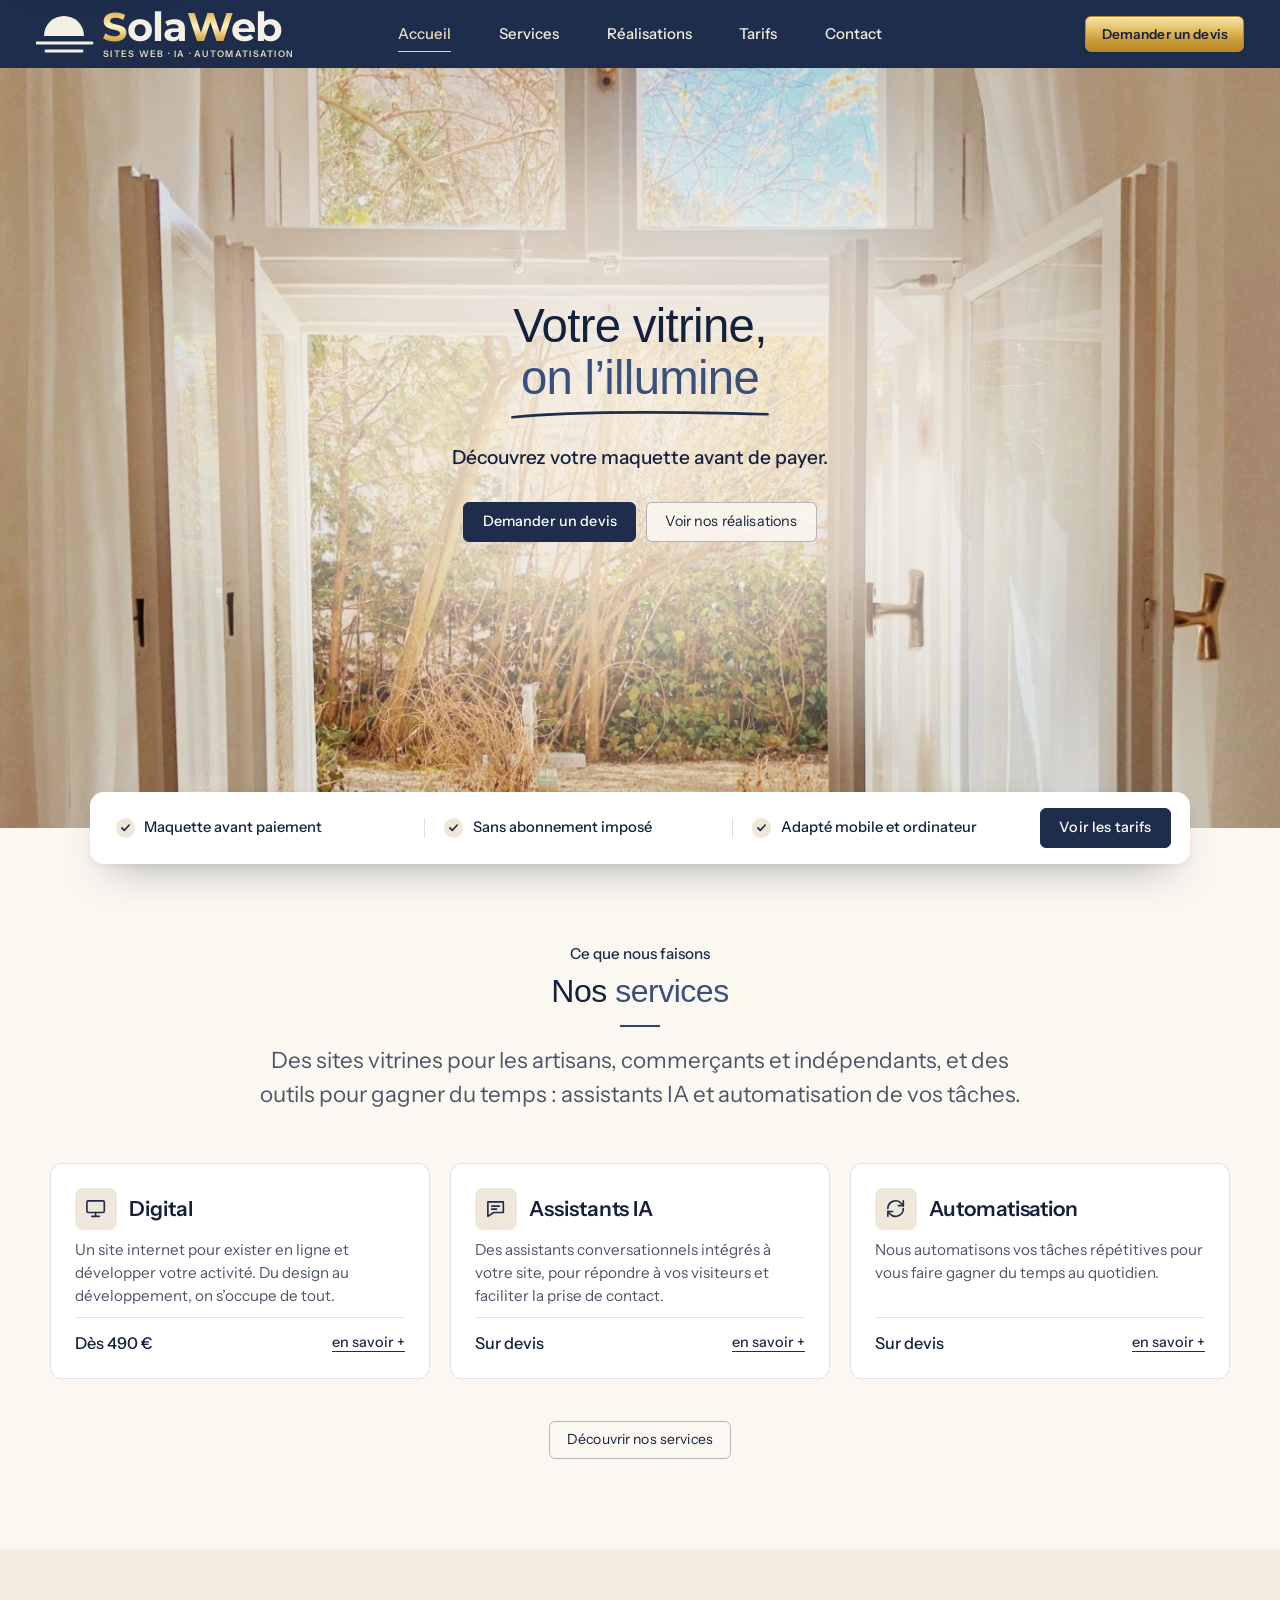
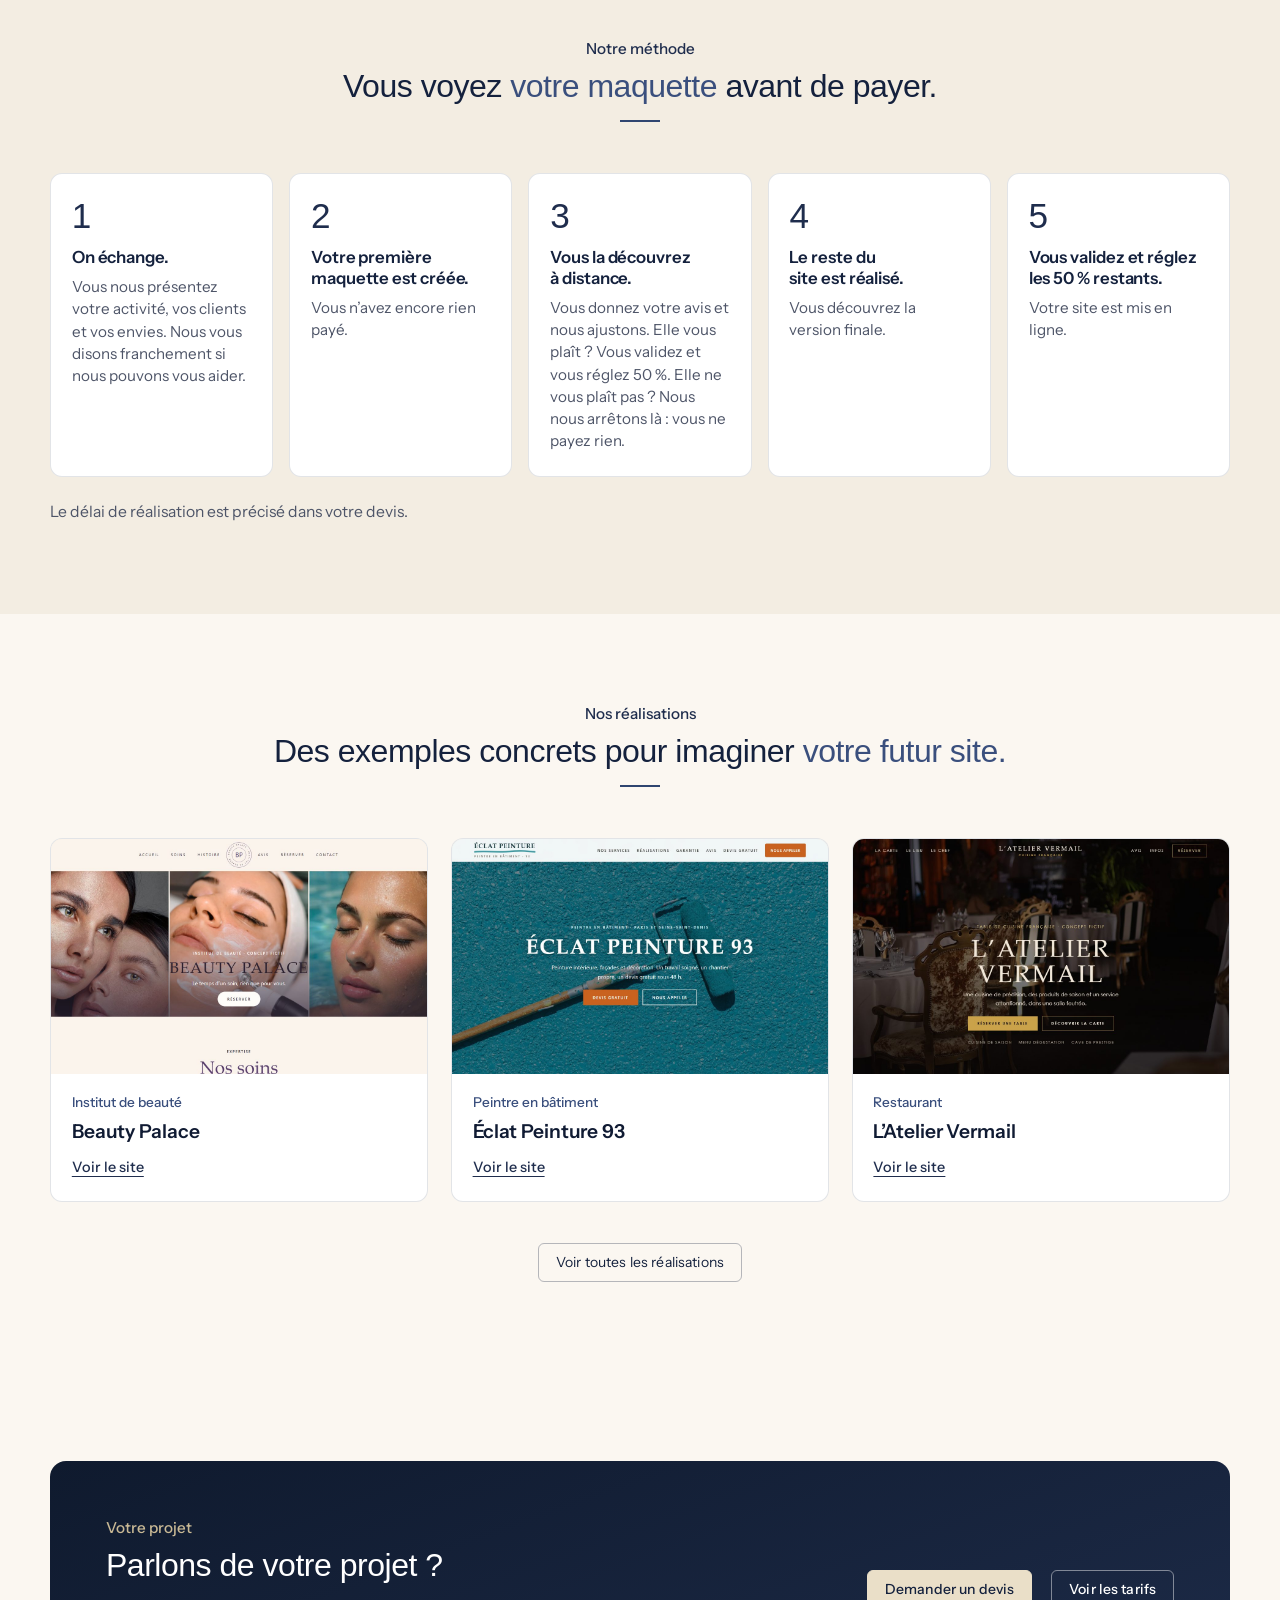
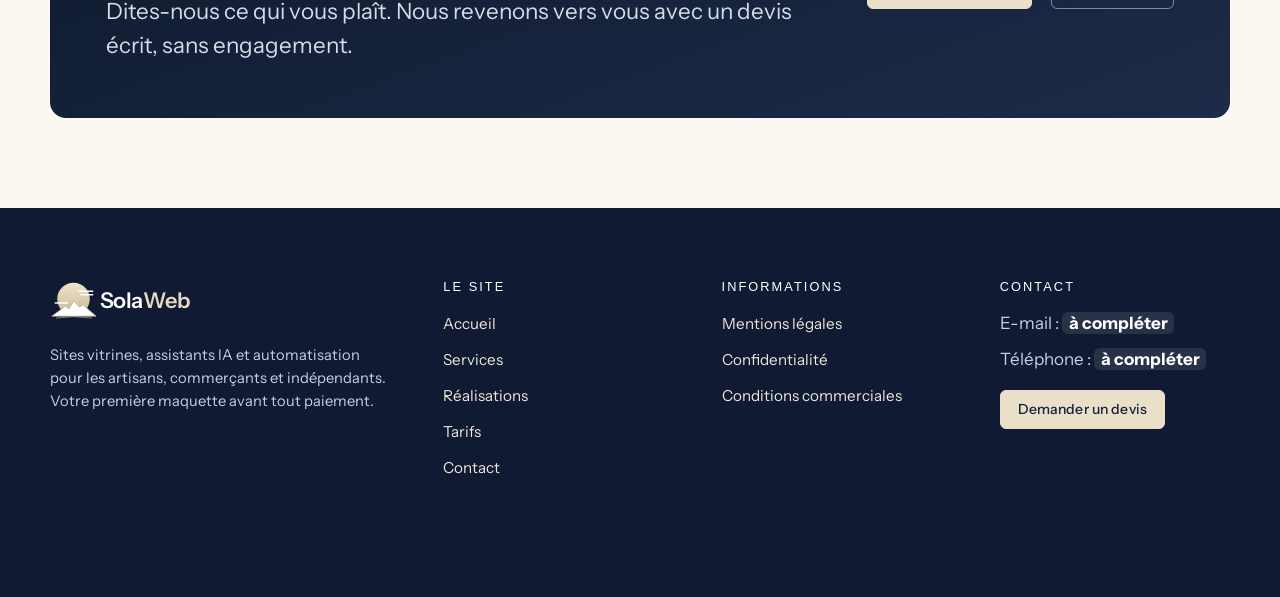
<file: logo-dore-3-fenetre-plante-et-pc.html>
<!DOCTYPE html>
<html lang="fr">
<head>
  <meta charset="utf-8">
  <meta name="viewport" content="width=device-width, initial-scale=1">
  <title>ESSAI Logo 1B doré : fenêtre + plante</title>
  <meta name="description" content="SolaWeb crée des sites vitrines pour artisans, commerçants et indépendants, des assistants IA et l&rsquo;automatisation de vos tâches. Votre maquette avant tout paiement.">
  <meta name="robots" content="noindex, nofollow"><!-- Version de travail : à retirer avant publication -->
  <meta name="theme-color" content="#1F2D4D">
  <!-- Aperçu de partage : à compléter avec l'adresse (og:url) et une image absolue (og:image) une fois le domaine choisi -->
  <meta property="og:type" content="website">
  <meta property="og:locale" content="fr_FR">
  <meta property="og:site_name" content="SolaWeb">
  <meta property="og:title" content="SolaWeb — Sites web, assistants IA et automatisation">
  <meta property="og:description" content="SolaWeb crée des sites vitrines pour artisans, commerçants et indépendants, des assistants IA et l&rsquo;automatisation de vos tâches. Votre maquette avant tout paiement.">
  <meta name="twitter:card" content="summary">
  <link rel="icon" href="favicon.svg" type="image/svg+xml">
  <link rel="preload" href="assets/fonts/instrument-sans-latin.woff2" as="font" type="font/woff2" crossorigin>
  <link rel="preload" href="assets/fonts/eb-garamond-400.woff2" as="font" type="font/woff2" crossorigin>
  <link rel="stylesheet" href="css/site.css">
  <link rel="stylesheet" href="css/theme.css">
  <link rel="stylesheet" href="css/accueil-photo.css?v=7">
  <link rel="stylesheet" href="css/marine.css?v=8">
  <script src="js/animations.js"></script>
  <script src="js/main.js" defer></script>
<style>/* Essai logo 1B dans la barre marine (17.11.2026) */ .logo-1b { height: 56px; width: auto; display: block; } @media (max-width: 920px) { .logo-1b { height: 44px; } .logo-1b .tag-logo { display: none; } }</style>
<style>
/* Essai : 2 photos (fenêtre + la plante et le PC), bouton « Demander un devis » doré brillant (17.11.2026) */
.diapo .diapo-2 { background-image: url("assets/photos/essai-C-plante.jpg"); background-position: center 50%; }
html .entete .bouton.bouton-plein {
  background: linear-gradient(180deg, #F6E3A8 0%, #E3BE63 38%, #C99A35 70%, #B8872A 100%);
  border-color: #B8872A; color: #14213D; font-weight: 600;
  box-shadow: inset 0 1px 0 rgba(255,255,255,.55), 0 1px 2px rgba(20,33,61,.25);
}
html .entete .bouton.bouton-plein:hover {
  background: linear-gradient(180deg, #FBEFC4 0%, #EDCB78 38%, #D6A640 70%, #C2922F 100%);
  border-color: #C2922F; color: #14213D;
  box-shadow: inset 0 1px 0 rgba(255,255,255,.6), 0 8px 20px -10px rgba(184,135,42,.7);
}
</style>
</head>
<body class="page-accueil photo-6c">
  <svg width="0" height="0" style="position:absolute" aria-hidden="true" focusable="false"><defs><linearGradient id="orM-logo" x1="0" y1="0" x2="0" y2="1"><stop offset="0" stop-color="#B8872A"/><stop offset=".3" stop-color="#EAC970"/><stop offset=".5" stop-color="#FFF3C4"/><stop offset=".72" stop-color="#DDB45A"/><stop offset="1" stop-color="#B8872A"/></linearGradient></defs></svg>
  <svg width="0" height="0" style="position:absolute" aria-hidden="true" focusable="false">
    <!-- Logo SolaWeb (soleil levant + montagnes), redessiné en vectoriel d'après le logo fourni (assets/logo-solaweb-original.png) -->
    <symbol id="logo-sw" viewBox="0 0 330 92">
      <defs>
        <linearGradient id="sw-soleil" x1="0" y1="0" x2="0" y2="1"><stop offset="0" stop-color="#FFC531"/><stop offset="1" stop-color="#FF6A1A"/></linearGradient>
        <clipPath id="sw-horizon"><rect x="0" y="0" width="104" height="72"/></clipPath>
      </defs>
      <circle cx="52" cy="42" r="36" fill="url(#sw-soleil)" clip-path="url(#sw-horizon)"/>
      <g fill="#fff"><rect x="62" y="23" width="34" height="3.4" rx="1.7"/><rect x="66" y="31" width="30" height="3.4" rx="1.7"/><rect x="10" y="49" width="30" height="3.4" rx="1.7"/></g>
      <path d="M4 80L34 58L42 64L53 46L65 60L73 55L102 80Z" fill="#fff" stroke="#CFC3F2" stroke-width="1.6" stroke-linejoin="round"/>
      <path d="M14 84Q52 78 92 84" fill="none" stroke="#CFC3F2" stroke-width="1.4" stroke-linecap="round"/>
      <text x="110" y="62" font-size="48" font-weight="600" letter-spacing="-1"><tspan fill="currentColor">Sola</tspan><tspan fill="#F47B20">Web</tspan></text>
    </symbol>
  </svg>
  <a class="lien-evitement" href="#contenu">Aller au contenu</a>

  <header class="entete">
    <div class="conteneur entete-interieur">
      <a class="marque" href="index.html" aria-label="SolaWeb, sites web, IA et automatisation, page d'accueil"><svg class="logo-1b" viewBox="0 0 262 56" role="img" aria-hidden="true" focusable="false">
        <path d="M8 30A20 20 0 0 1 48 30Z" fill="#F5F0E4"/>
        <line x1="0" y1="37" x2="56" y2="37" stroke="#F5F0E4" stroke-width="3" stroke-linecap="round"/>
        <line x1="10" y1="45" x2="46" y2="45" stroke="#F5F0E4" stroke-width="3" stroke-linecap="round"/>
        <text x="66" y="35" font-family="Montserrat, 'Segoe UI', Arial, sans-serif" font-size="40" font-weight="700" letter-spacing="-1" fill="#F5F0E4"><tspan fill="url(#orM-logo)">S</tspan>ola<tspan fill="url(#orM-logo)">W</tspan>eb</text>
        <text class="tag-logo" x="67" y="51" font-family="'Instrument Sans', 'Segoe UI', Arial, sans-serif" font-size="9" font-weight="600" fill="#E6D9BC" textLength="190" lengthAdjust="spacing">SITES WEB · IA · AUTOMATISATION</text>
      </svg></a>
      <button class="bouton-menu" type="button" aria-expanded="false" aria-controls="menu">Menu</button>
      <nav class="menu" id="menu" aria-label="Navigation principale">
        <ul>
          <li><a href="index.html" aria-current="page">Accueil</a></li>
          <li><a href="services.html">Services</a></li>
          <li><a href="realisations.html">Réalisations</a></li>
          <li><a href="tarifs.html">Tarifs</a></li>
          <li><a href="contact.html">Contact</a></li>
        </ul>
        <div class="menu-cta-zone"><a class="bouton bouton-plein fleche" href="contact.html">Demander un devis</a></div>
      </nav>
    </div>
  </header>

  <main id="contenu">

    <!-- ===== Accueil ===== -->
    <section class="heros" id="accueil" aria-labelledby="titre-accueil">
      <!-- Diaporama de fond (2 photos qui se fondent l'une dans l'autre) : réglages dans css/accueil-photo.css -->
      <div class="diapo" aria-hidden="true">
        <span class="diapo-1"></span>
        <span class="diapo-2"></span>
      </div>
      <div class="heros-texte">
                <h1 id="titre-accueil" data-mots>Votre vitrine, <span class="accent">on l&rsquo;illumine</span></h1>
        <p class="promesse" data-anime style="--d:700">Découvrez votre maquette avant de payer.</p>
        <div class="actions" data-anime style="--d:850">
          <a class="bouton bouton-plein fleche" href="contact.html">Demander un devis</a>
          <a class="bouton bouton-contour" href="realisations.html">Voir nos réalisations</a>
        </div>
      </div>
      <!-- Photo d'accueil (fenêtre ouverte, en plein écran, textes centrés) : posée en fond par css/accueil-photo.css (classe photo-6c sur <body>).
           La vidéo d'origine reste dans assets/video si on veut la remettre. -->
      <div class="barre-infos" data-anime style="--d:900">
        <ul>
          <li>Maquette avant paiement</li>
          <li>Sans abonnement imposé</li>
          <li>Adapté mobile et ordinateur</li>
        </ul>
        <a class="bouton bouton-plein" href="tarifs.html">Voir les tarifs</a>
      </div>
    </section>

    <!-- ===== Ce que nous faisons ===== -->
    <section class="section clair" aria-labelledby="t-services">
      <div class="conteneur">
        <div class="tete-section">
          <p class="sur-titre">Ce que nous faisons</p>
          <h2 id="t-services">Nos <span class="mot-bronze">services</span></h2>
          <p>Des sites vitrines pour les artisans, commerçants et indépendants, et des outils pour gagner du temps : assistants IA et automatisation de vos tâches.</p>
        </div>
        <div class="cartes-services" data-anime="groupe">
          <article class="carte-s">
            <div class="cs-tete"><span class="cs-ico" aria-hidden="true"><svg viewBox="0 0 24 24" fill="none" stroke="currentColor" stroke-width="1.7" stroke-linecap="round" stroke-linejoin="round" focusable="false"><rect x="3" y="4" width="18" height="12" rx="1.5"/><path d="M8 20h8M12 16v4"/></svg></span><h3>Digital</h3></div>
            <p>Un site internet pour exister en ligne et développer votre activité. Du design au développement, on s&rsquo;occupe de tout.</p>
            <div class="cs-pied"><span class="cs-prix">Dès 490 €</span><a class="cs-lien" href="services.html">en savoir +</a></div>
          </article>
          <article class="carte-s">
            <div class="cs-tete"><span class="cs-ico" aria-hidden="true"><svg viewBox="0 0 24 24" fill="none" stroke="currentColor" stroke-width="1.7" stroke-linecap="round" stroke-linejoin="round" focusable="false"><path d="M4 5h16v11H10l-6 4z"/><path d="M8 9.5h8M8 12.5h5"/></svg></span><h3>Assistants IA</h3></div>
            <p>Des assistants conversationnels intégrés à votre site, pour répondre à vos visiteurs et faciliter la prise de contact.</p>
            <div class="cs-pied"><span class="cs-prix">Sur devis</span><a class="cs-lien" href="services.html#ia">en savoir +</a></div>
          </article>
          <article class="carte-s">
            <div class="cs-tete"><span class="cs-ico" aria-hidden="true"><svg viewBox="0 0 24 24" fill="none" stroke="currentColor" stroke-width="1.7" stroke-linecap="round" stroke-linejoin="round" focusable="false"><path d="M4 12a8 8 0 0 1 14-5.3L20 9"/><path d="M20 4v5h-5"/><path d="M20 12a8 8 0 0 1-14 5.3L4 15"/><path d="M4 20v-5h5"/></svg></span><h3>Automatisation</h3></div>
            <p>Nous automatisons vos tâches répétitives pour vous faire gagner du temps au quotidien.</p>
            <div class="cs-pied"><span class="cs-prix">Sur devis</span><a class="cs-lien" href="services.html#automatisation">en savoir +</a></div>
          </article>
        </div>
        <div class="centre-actions" data-anime><a class="bouton bouton-contour fleche" href="services.html">Découvrir nos services</a></div>
      </div>
    </section>

    <!-- ===== Méthode ===== -->
    <section class="section fond-pale" aria-labelledby="t-etapes">
      <div class="conteneur">
        <div class="tete-section">
          <p class="sur-titre">Notre méthode</p>
          <h2 id="t-etapes">Vous voyez <span class="mot-bronze">votre maquette</span> avant de payer.</h2>
        </div>
        <ol class="etapes5" data-anime="groupe">
          <li class="etape"><span class="etape-num" aria-hidden="true">1</span><h3>On échange.</h3><p>Vous nous présentez votre activité, vos clients et vos envies. Nous vous disons franchement si nous pouvons vous aider.</p></li>
          <li class="etape"><span class="etape-num" aria-hidden="true">2</span><h3>Votre première maquette est créée.</h3><p>Vous n&rsquo;avez encore rien payé.</p></li>
          <li class="etape"><span class="etape-num" aria-hidden="true">3</span><h3>Vous la découvrez à distance.</h3><p>Vous donnez votre avis et nous ajustons. Elle vous plaît&nbsp;? Vous validez et vous réglez 50&nbsp;%. Elle ne vous plaît pas&nbsp;? Nous nous arrêtons là&nbsp;: vous ne payez&nbsp;rien.</p></li>
          <li class="etape"><span class="etape-num" aria-hidden="true">4</span><h3>Le reste du site est réalisé.</h3><p>Vous découvrez la version finale.</p></li>
          <li class="etape"><span class="etape-num" aria-hidden="true">5</span><h3>Vous validez et réglez les 50&nbsp;% restants.</h3><p>Votre site est mis en ligne.</p></li>
        </ol>
        <p class="delai-etapes" data-anime>Le délai de réalisation est précisé dans votre devis.</p>
      </div>
    </section>

    <!-- ===== Réalisations (aperçu) ===== -->
    <section class="section clair" aria-labelledby="t-real">
      <div class="conteneur">
        <div class="tete-section">
          <p class="sur-titre">Nos réalisations</p>
          <h2 id="t-real">Des exemples concrets pour imaginer <span class="mot-bronze">votre futur site.</span></h2>
        </div>
        <div class="grille-projets" data-anime="groupe">
          <a class="carte-projet" href="beauty-palace/index.html">
            <div class="cp-image"><img src="assets/demos/beauty-palace-ordi.jpg" width="1366" height="768" alt="" loading="lazy" decoding="async"></div>
            <div class="cp-texte"><span class="cp-type">Institut de beauté</span><h3>Beauty Palace</h3><span class="lien-fleche">Voir le site</span></div>
          </a>
          <a class="carte-projet" href="eclat-peinture-93/index.html">
            <div class="cp-image"><img src="assets/demos/eclat-ordi.jpg" width="1366" height="768" alt="" loading="lazy" decoding="async"></div>
            <div class="cp-texte"><span class="cp-type">Peintre en bâtiment</span><h3>Éclat Peinture 93</h3><span class="lien-fleche">Voir le site</span></div>
          </a>
          <a class="carte-projet" href="atelier-vermail/index.html">
            <div class="cp-image"><img src="assets/demos/atelier-vermail-ordi.jpg" width="1366" height="768" alt="" loading="lazy" decoding="async"></div>
            <div class="cp-texte"><span class="cp-type">Restaurant</span><h3>L&rsquo;Atelier Vermail</h3><span class="lien-fleche">Voir le site</span></div>
          </a>
        </div>
        <div class="centre-actions" data-anime><a class="bouton bouton-contour fleche" href="realisations.html">Voir toutes les réalisations</a></div>
      </div>
    </section>

    <!-- ===== Appel à l'action ===== -->
    <section class="section clair" aria-labelledby="t-cta">
      <div class="conteneur">
        <div class="bande-cta" data-anime>
          <div>
            <p class="sur-titre">Votre projet</p>
            <h2 id="t-cta">Parlons de votre projet&nbsp;?</h2>
            <p>Dites-nous ce qui vous plaît. Nous revenons vers vous avec un devis écrit, sans engagement.</p>
          </div>
          <div class="actions">
            <a class="bouton bouton-clair fleche" href="contact.html">Demander un devis</a>
            <a class="bouton bouton-transparent" href="tarifs.html">Voir les tarifs</a>
          </div>
        </div>
      </div>
    </section>
  </main>

  <footer class="pied-site">
    <div class="conteneur pied-grille">
      <div class="pied-marque">
        <a href="index.html" aria-label="SolaWeb, page d'accueil" style="display:inline-block"><svg class="logo-sw" viewBox="0 0 330 92" aria-hidden="true" focusable="false"><use href="#logo-sw"/></svg></a>
        <p>Sites vitrines, assistants IA et automatisation pour les artisans, commerçants et indépendants. Votre première maquette avant tout paiement.</p>
      </div>
      <nav aria-labelledby="pied-t1">
        <h2 class="pied-titre" id="pied-t1">Le site</h2>
        <ul>
          <li><a href="index.html">Accueil</a></li>
          <li><a href="services.html">Services</a></li>
          <li><a href="realisations.html">Réalisations</a></li>
          <li><a href="tarifs.html">Tarifs</a></li>
          <li><a href="contact.html">Contact</a></li>
        </ul>
      </nav>
      <nav aria-labelledby="pied-t2">
        <h2 class="pied-titre" id="pied-t2">Informations</h2>
        <ul>
          <li><a href="mentions-legales.html">Mentions légales</a></li>
          <li><a href="confidentialite.html">Confidentialité</a></li>
          <li><a href="conditions.html">Conditions commerciales</a></li>
        </ul>
      </nav>
      <div>
        <h2 class="pied-titre">Contact</h2>
        <ul>
          <li>E-mail : <span class="a-completer">à compléter</span></li>
          <li>Téléphone : <span class="a-completer">à compléter</span></li>
        </ul>
        <a class="bouton bouton-plat bouton-plat-plein fleche" href="contact.html">Demander un devis</a>
      </div>
    </div>
    <div class="conteneur pied-bas">
      <p>© 2026 SolaWeb · Version de travail : contenus provisoires, non destinée à la publication.</p>
    </div>
  </footer>
</body>
</html>
</file>
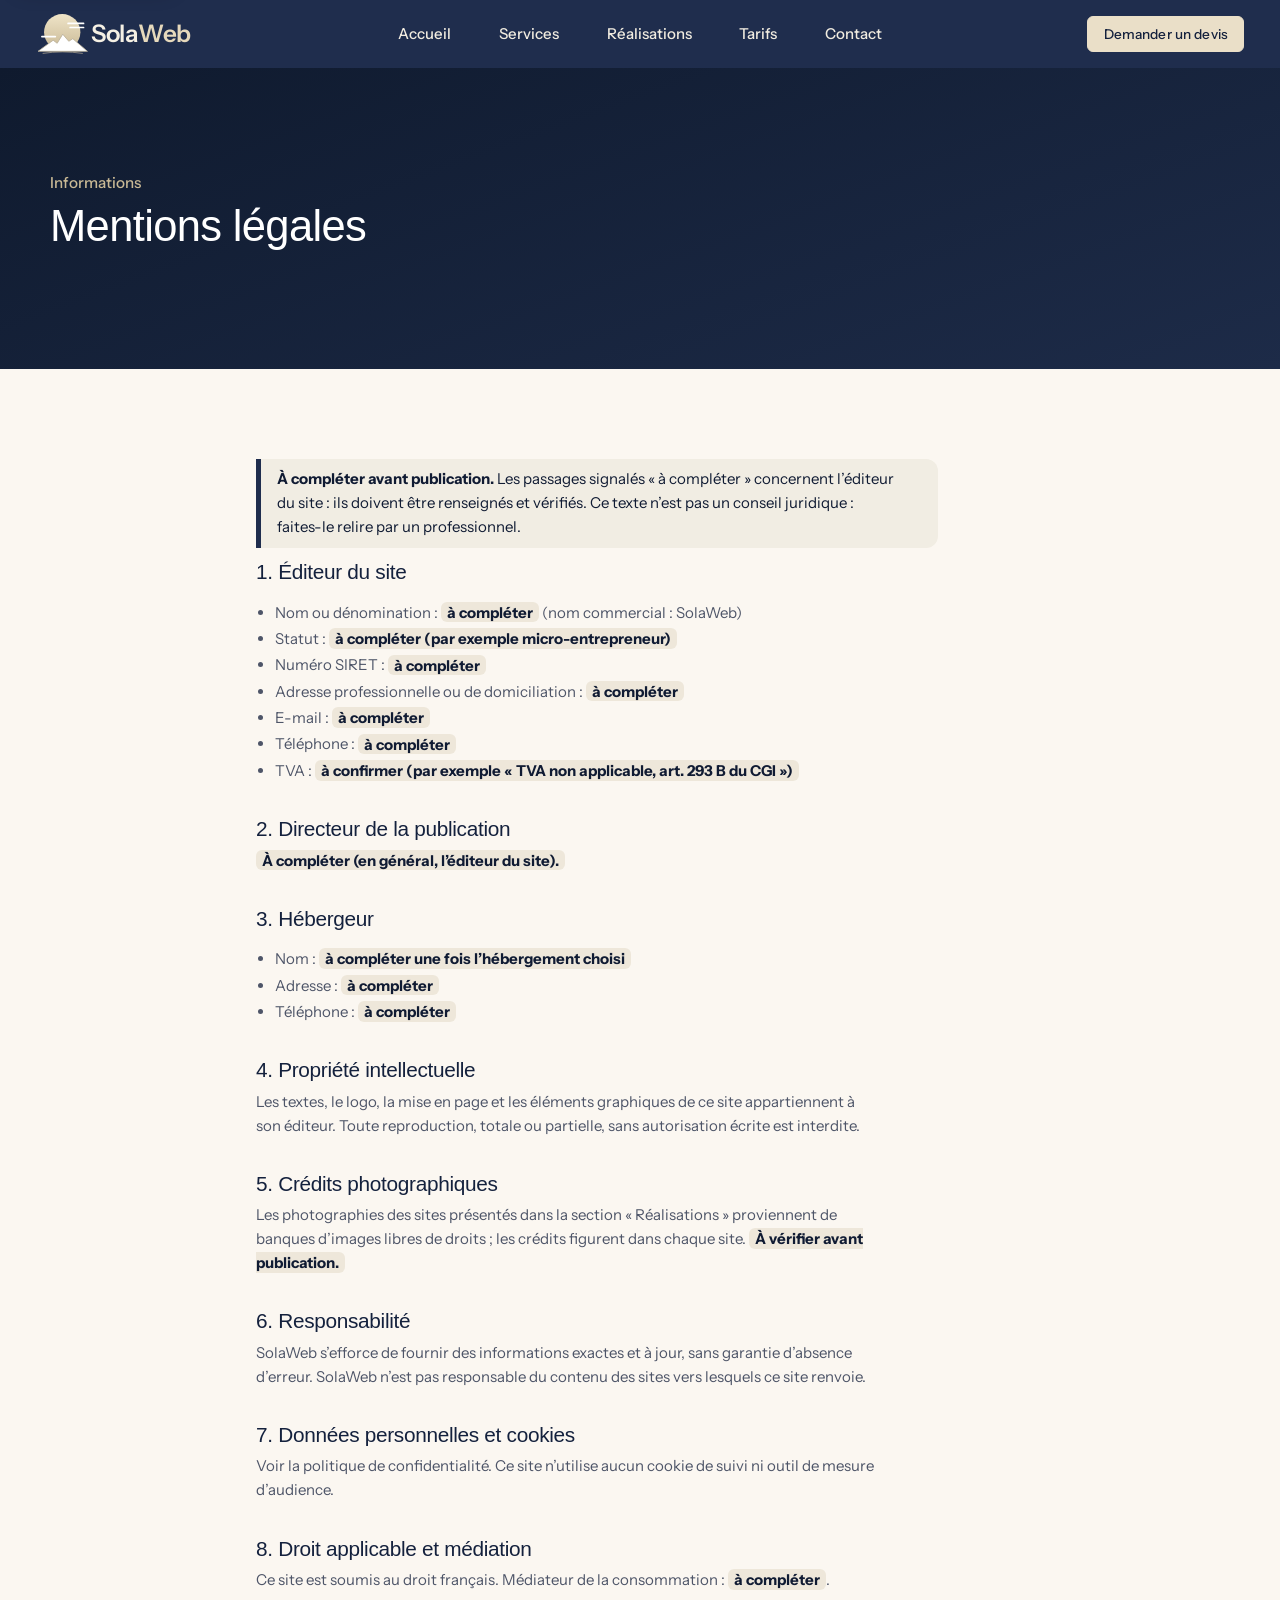
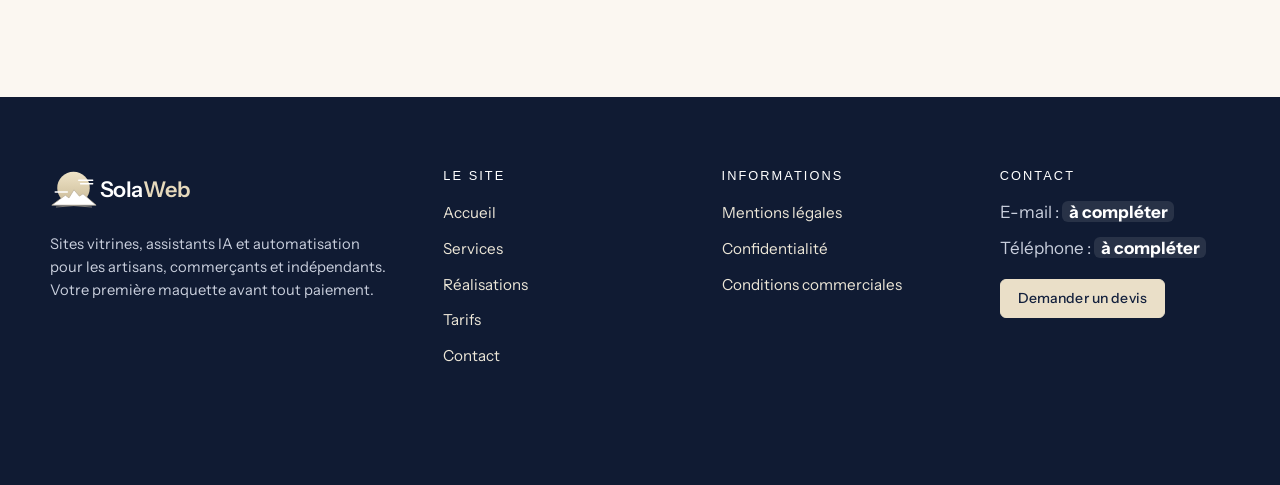
<file: mentions-legales.html>
<!DOCTYPE html>
<html lang="fr">
<head>
  <meta charset="utf-8">
  <meta name="viewport" content="width=device-width, initial-scale=1">
  <title>Mentions légales — SolaWeb</title>
  <meta name="description" content="Mentions légales du site SolaWeb.">
  <meta name="robots" content="noindex, nofollow"><!-- Version de travail : à retirer avant publication -->
  <meta name="theme-color" content="#1F2D4D">
  <!-- Aperçu de partage : à compléter avec l'adresse (og:url) et une image absolue (og:image) une fois le domaine choisi -->
  <meta property="og:type" content="website">
  <meta property="og:locale" content="fr_FR">
  <meta property="og:site_name" content="SolaWeb">
  <meta property="og:title" content="Mentions légales — SolaWeb">
  <meta property="og:description" content="Mentions légales du site SolaWeb.">
  <meta name="twitter:card" content="summary">
  <link rel="icon" href="favicon.svg" type="image/svg+xml">
  <link rel="preload" href="assets/fonts/instrument-sans-latin.woff2" as="font" type="font/woff2" crossorigin>
  <link rel="preload" href="assets/fonts/eb-garamond-400.woff2" as="font" type="font/woff2" crossorigin>
  <link rel="stylesheet" href="css/site.css">
  <link rel="stylesheet" href="css/theme.css">
  <link rel="stylesheet" href="css/accueil-photo.css?v=7">
  <link rel="stylesheet" href="css/marine.css?v=8">
  <script src="js/animations.js"></script>
  <script src="js/main.js" defer></script>
</head>
<body class="page-interne">
  <svg width="0" height="0" style="position:absolute" aria-hidden="true" focusable="false">
    <!-- Logo SolaWeb (soleil levant + montagnes), redessiné en vectoriel d'après le logo fourni (assets/logo-solaweb-original.png) -->
    <symbol id="logo-sw" viewBox="0 0 330 92">
      <defs>
        <linearGradient id="sw-soleil" x1="0" y1="0" x2="0" y2="1"><stop offset="0" stop-color="#FFC531"/><stop offset="1" stop-color="#FF6A1A"/></linearGradient>
        <clipPath id="sw-horizon"><rect x="0" y="0" width="104" height="72"/></clipPath>
      </defs>
      <circle cx="52" cy="42" r="36" fill="url(#sw-soleil)" clip-path="url(#sw-horizon)"/>
      <g fill="#fff"><rect x="62" y="23" width="34" height="3.4" rx="1.7"/><rect x="66" y="31" width="30" height="3.4" rx="1.7"/><rect x="10" y="49" width="30" height="3.4" rx="1.7"/></g>
      <path d="M4 80L34 58L42 64L53 46L65 60L73 55L102 80Z" fill="#fff" stroke="#CFC3F2" stroke-width="1.6" stroke-linejoin="round"/>
      <path d="M14 84Q52 78 92 84" fill="none" stroke="#CFC3F2" stroke-width="1.4" stroke-linecap="round"/>
      <text x="110" y="62" font-size="48" font-weight="600" letter-spacing="-1"><tspan fill="currentColor">Sola</tspan><tspan fill="#F47B20">Web</tspan></text>
    </symbol>
  </svg>
  <a class="lien-evitement" href="#contenu">Aller au contenu</a>

  <header class="entete">
    <div class="conteneur entete-interieur">
      <a class="marque" href="index.html" aria-label="SolaWeb, page d'accueil"><svg class="logo-sw" viewBox="0 0 330 92" aria-hidden="true" focusable="false"><use href="#logo-sw"/></svg></a>
      <button class="bouton-menu" type="button" aria-expanded="false" aria-controls="menu">Menu</button>
      <nav class="menu" id="menu" aria-label="Navigation principale">
        <ul>
          <li><a href="index.html">Accueil</a></li>
          <li><a href="services.html">Services</a></li>
          <li><a href="realisations.html">Réalisations</a></li>
          <li><a href="tarifs.html">Tarifs</a></li>
          <li><a href="contact.html">Contact</a></li>
        </ul>
        <div class="menu-cta-zone"><a class="bouton bouton-plein fleche" href="contact.html">Demander un devis</a></div>
      </nav>
    </div>
  </header>

  <main id="contenu">

    <section class="bandeau-page" aria-labelledby="t-page">
      <div class="conteneur">
        <ol class="fil-ariane" aria-label="Vous êtes ici"><li><a href="index.html">Accueil</a></li><li aria-current="page">Mentions légales</li></ol>
        <p class="sur-titre">Informations</p>
        <h1 id="t-page" data-mots>Mentions légales</h1>
      </div>
    </section>

    <section class="section clair page-legale">
      <div class="conteneur">
        <div class="texte-long">
      <div class="bandeau-provisoire"><p><strong>À compléter avant publication.</strong> Les passages signalés « à compléter » concernent l&rsquo;éditeur du site : ils doivent être renseignés et vérifiés. Ce texte n&rsquo;est pas un conseil juridique : faites-le relire par un professionnel.</p></div>

      <h2>1. Éditeur du site</h2>
      <ul>
        <li>Nom ou dénomination : <span class="a-completer">à compléter</span> (nom commercial : SolaWeb)</li>
        <li>Statut : <span class="a-completer">à compléter (par exemple micro-entrepreneur)</span></li>
        <li>Numéro SIRET : <span class="a-completer">à compléter</span></li>
        <li>Adresse professionnelle ou de domiciliation : <span class="a-completer">à compléter</span></li>
        <li>E-mail : <span class="a-completer">à compléter</span></li>
        <li>Téléphone : <span class="a-completer">à compléter</span></li>
        <li>TVA : <span class="a-completer">à confirmer (par exemple « TVA non applicable, art. 293 B du CGI »)</span></li>
      </ul>

      <h2>2. Directeur de la publication</h2>
      <p><span class="a-completer">À compléter (en général, l&rsquo;éditeur du site).</span></p>

      <h2>3. Hébergeur</h2>
      <ul>
        <li>Nom : <span class="a-completer">à compléter une fois l&rsquo;hébergement choisi</span></li>
        <li>Adresse : <span class="a-completer">à compléter</span></li>
        <li>Téléphone : <span class="a-completer">à compléter</span></li>
      </ul>

      <h2>4. Propriété intellectuelle</h2>
      <p>Les textes, le logo, la mise en page et les éléments graphiques de ce site appartiennent à son éditeur. Toute reproduction, totale ou partielle, sans autorisation écrite est interdite.</p>

      <h2>5. Crédits photographiques</h2>
      <p>Les photographies des sites présentés dans la section « Réalisations » proviennent de banques d&rsquo;images libres de droits ; les crédits figurent dans chaque site. <span class="a-completer">À vérifier avant publication.</span></p>

      <h2>6. Responsabilité</h2>
      <p>SolaWeb s&rsquo;efforce de fournir des informations exactes et à jour, sans garantie d&rsquo;absence d&rsquo;erreur. SolaWeb n&rsquo;est pas responsable du contenu des sites vers lesquels ce site renvoie.</p>

      <h2>7. Données personnelles et cookies</h2>
      <p>Voir la politique de confidentialité. Ce site n&rsquo;utilise aucun cookie de suivi ni outil de mesure d&rsquo;audience.</p>

      <h2>8. Droit applicable et médiation</h2>
      <p>Ce site est soumis au droit français. Médiateur de la consommation : <span class="a-completer">à compléter</span>.</p>
        </div>
      </div>
    </section>
  </main>

  <footer class="pied-site">
    <div class="conteneur pied-grille">
      <div class="pied-marque">
        <a href="index.html" aria-label="SolaWeb, page d'accueil" style="display:inline-block"><svg class="logo-sw" viewBox="0 0 330 92" aria-hidden="true" focusable="false"><use href="#logo-sw"/></svg></a>
        <p>Sites vitrines, assistants IA et automatisation pour les artisans, commerçants et indépendants. Votre première maquette avant tout paiement.</p>
      </div>
      <nav aria-labelledby="pied-t1">
        <h2 class="pied-titre" id="pied-t1">Le site</h2>
        <ul>
          <li><a href="index.html">Accueil</a></li>
          <li><a href="services.html">Services</a></li>
          <li><a href="realisations.html">Réalisations</a></li>
          <li><a href="tarifs.html">Tarifs</a></li>
          <li><a href="contact.html">Contact</a></li>
        </ul>
      </nav>
      <nav aria-labelledby="pied-t2">
        <h2 class="pied-titre" id="pied-t2">Informations</h2>
        <ul>
          <li><a href="mentions-legales.html">Mentions légales</a></li>
          <li><a href="confidentialite.html">Confidentialité</a></li>
          <li><a href="conditions.html">Conditions commerciales</a></li>
        </ul>
      </nav>
      <div>
        <h2 class="pied-titre">Contact</h2>
        <ul>
          <li>E-mail : <span class="a-completer">à compléter</span></li>
          <li>Téléphone : <span class="a-completer">à compléter</span></li>
        </ul>
        <a class="bouton bouton-plat bouton-plat-plein fleche" href="contact.html">Demander un devis</a>
      </div>
    </div>
    <div class="conteneur pied-bas">
      <p>© 2026 SolaWeb · Version de travail : contenus provisoires, non destinée à la publication.</p>
    </div>
  </footer>
</body>
</html>
</file>
<file: css/site.css>
/* DZ — feuille de style unique (nettoyée : seules les règles réellement utilisées par la page sont conservées). */

/* ===== Variables : palette et mesures ===== */
:root { --blanc-casse: #f9f5f2; --perle: #f3ede7; --creme: #f7f1ea; --ciel-pale: #efe5d1; --ciel: #dcc79b; --ciel-moyen: #c9a352; --bleu: #8a6a1f; --bleu-logo: #9b752d; --bleu-bouton-clair: #8f6d22; --bleu-bouton-fonce: #6e5017; --marine: #1a1613; --texte-doux: #4a423a; --fond: var(--blanc-casse); --texte: var(--marine); --filet: rgba(26, 22, 19, 0.14); --focus: #8a6a1f; --degrade-bouton: linear-gradient(90deg, var(--bleu-bouton-clair), var(--bleu-bouton-fonce)); --police-titre: "Montserrat", "Poppins", "Segoe UI Variable Display", "Segoe UI", system-ui, -apple-system, "Helvetica Neue", Arial, sans-serif; --police-texte: "Montserrat", "Poppins", "Segoe UI", system-ui, -apple-system, "Helvetica Neue", Arial, sans-serif; --t-xs: 0.8125rem; --t-s: 0.9375rem; --t-m: 1.0625rem; --t-l: clamp(1.15rem, 1.05rem + 0.45vw, 1.4rem); --t-xl: clamp(1.7rem, 1.3rem + 1.6vw, 2.5rem); --t-xxl: clamp(2.1rem, 1.4rem + 3.2vw, 3.6rem); --largeur: 1180px; --gouttiere: clamp(1.25rem, 4vw, 2.5rem); --espace-section: clamp(3.5rem, 7vw, 6.5rem); --rayon: 16px; --rayon-carte: 20px; --transition: 180ms ease; }

/* ===== Base : en-tête, accueil, sections, formulaires, fenêtres ===== */
@font-face { font-family: Montserrat; src: url("../assets/fonts/montserrat-latin.woff2") format("woff2"); font-weight: 400 800; font-style: normal; font-display: swap; }
*,
::before,
::after { box-sizing: border-box; }
html { scroll-behavior: smooth; text-size-adjust: 100%; }
body { margin: 0px; font-family: var(--police-texte); font-size: var(--t-m); font-weight: 500; line-height: 1.6; color: var(--texte); background: var(--fond); }
img,
svg { display: block; max-width: 100%; }
h1,
h2,
h3 { font-family: var(--police-titre); font-weight: 800; line-height: 1.1; letter-spacing: -0.02em; margin: 0px 0px 0.6em; text-wrap: balance; color: var(--marine); }
h1 { font-size: var(--t-xxl); }
h2 { font-size: var(--t-xl); }
h3 { font-size: var(--t-l); line-height: 1.25; font-weight: 700; }
p { margin: 0px 0px 1em; max-width: 62ch; color: var(--texte-doux); }
a { color: var(--bleu-bouton-fonce); text-underline-offset: 0.2em; text-decoration-thickness: 1px; }
a:hover { text-decoration-thickness: 2px; }
:focus-visible { outline: 3px solid var(--focus); outline-offset: 3px; border-radius: 4px; }
.visuellement-cache { position: absolute; width: 1px; height: 1px; margin: -1px; padding: 0px; overflow: hidden; clip: rect(0px, 0px, 0px, 0px); white-space: nowrap; border: 0px; }
.lien-evitement { position: absolute; left: 1rem; top: -4rem; z-index: 100; background: rgb(255, 255, 255); color: var(--marine); padding: 0.7rem 1rem; border-radius: 10px; box-shadow: rgba(26, 22, 19, 0.2) 0px 6px 20px; }
.lien-evitement:focus { top: 1rem; }
.conteneur { width: min(100% - 2 * var(--gouttiere), var(--largeur)); margin-inline: auto; }
.bouton { display: inline-flex; align-items: center; justify-content: center; gap: 0.65rem; min-height: 3.1rem; padding: 0.7rem 1.6rem; font: 700 var(--t-s)/1.2 var(--police-texte); text-decoration: none; border-radius: var(--rayon); border: 1.5px solid transparent; cursor: pointer; transition: filter var(--transition), background var(--transition), transform var(--transition); }
.bouton svg { width: 1.3em; height: 1.3em; flex: 0 0 auto; }
.bouton-plein { background: var(--degrade-bouton); color: rgb(255, 255, 255); box-shadow: rgba(110, 80, 23, 0.75) 0px 10px 20px -10px; }
.bouton-plein:hover { filter: brightness(1.12); }
.bouton-contour { background: rgb(255, 255, 255); color: var(--marine); border-color: rgb(138, 106, 31); box-shadow: rgba(110, 80, 23, 0.5) 0px 8px 18px -12px; }
.bouton-contour:hover { background: var(--ciel-pale); }
.bouton:active { transform: translateY(1px); }
.entete { position: sticky; top: 0px; z-index: 50; background: rgba(249, 245, 242, 0.92); backdrop-filter: blur(10px); border-bottom: 1px solid var(--filet); }
.entete .entete-interieur { width: calc(100% - (2 * clamp(1rem, 2.8vw, 3.2rem))); }
.entete-interieur { display: flex; align-items: center; justify-content: space-between; min-height: 5.75rem; gap: 1rem; }
.marque { display: inline-flex; align-items: center; text-decoration: none; }
.marque img { height: 5rem; width: auto; }
.menu ul { display: flex; align-items: center; list-style: none; margin: 0px; padding: 0px; }
.menu li { position: relative; }
.menu li + li::before { content: ""; position: absolute; left: 0px; top: 50%; height: 1.5rem; width: 1px; transform: translateY(-50%); background: rgba(26, 22, 19, 0.2); }
.menu a:not(.bouton) { display: block; padding: 0.6rem 1.35rem; border-radius: 999px; text-decoration: none; color: var(--marine); font-size: var(--t-s); font-weight: 700; transition: background var(--transition), color var(--transition); }
.menu a:not(.bouton):hover { background: var(--ciel-pale); }
.menu .bouton { min-height: 2.9rem; padding: 0.5rem 1.4rem; }
.bouton-menu { display: none; background: rgb(255, 255, 255); border: 1.5px solid var(--filet); color: var(--marine); border-radius: 12px; min-height: 2.75rem; padding: 0px 1rem; font: 700 var(--t-s) var(--police-texte); cursor: pointer; }
@media (max-width: 1100px) {
  .menu a:not(.bouton) { padding: 0.55rem 0.9rem; }
}
@media (max-width: 920px) {
  .marque img { height: 4.3rem; }
  .js .bouton-menu { display: inline-flex; align-items: center; }
  .js .menu { display: none; position: absolute; left: 0px; right: 0px; top: 100%; background: var(--blanc-casse); border-bottom: 1px solid var(--filet); padding: 0.75rem var(--gouttiere) 1.5rem; box-shadow: rgba(26, 22, 19, 0.3) 0px 20px 30px -20px; }
  .js .menu.ouvert { display: block; }
  .menu ul { flex-direction: column; align-items: stretch; }
  .menu li + li::before { display: none; }
  .menu li { border-top: 1px solid var(--filet); }
  .menu a:not(.bouton) { padding: 0.9rem 0.75rem; border-radius: 12px; }
  .menu .bouton { width: 100%; }
  :root:not(.js) .entete-interieur { flex-wrap: wrap; padding-block: 0.75rem; }
  :root:not(.js) .menu ul { flex-flow: wrap; }
  :root:not(.js) .menu li { border: 0px; }
}
.section { padding-block: var(--espace-section); }
.clair { background: var(--blanc-casse); }
.creme { background: linear-gradient(180deg, var(--creme), var(--blanc-casse)); }
.ciel { background: linear-gradient(180deg, var(--blanc-casse) 0%, var(--ciel-pale) 100%); }
.intro { max-width: 46rem; margin-bottom: clamp(2rem, 5vw, 3.25rem); }
.intro p { font-size: var(--t-l); line-height: 1.5; }
.accent { color: var(--bleu); }
.heros { --D: min(58.1vw, 1160px); position: relative; overflow: hidden; isolation: isolate; background: radial-gradient(58% 52% at 10% 6%, rgba(247, 241, 234, 0.95) 0px, rgba(247, 241, 234, 0) 72%), linear-gradient(rgb(249, 245, 242) 0%, rgb(243, 237, 231) 60%, rgb(238, 230, 218) 100%); }
.heros-texte { position: relative; z-index: 2; padding: 2.25rem var(--gouttiere) 0; animation: 800ms ease-out 0s 1 normal both running apparaitre; }
.heros h1 { font-size: clamp(2.1rem, 8vw, 2.9rem); line-height: 1.07; margin-bottom: 0.45em; }
.heros h1 .accent { display: block; }
.heros h1 .accent::after { content: ""; display: block; width: 6.6em; max-width: 78%; height: 0.32em; margin-top: 0.08em; background: url("data:image/svg+xml,%3Csvg xmlns='http://www.w3.org/2000/svg' viewBox='0 0 300 14' preserveAspectRatio='none'%3E%3Cpath d='M3 10C60 3 170 2 297 6' fill='none' stroke='%23c9a352' stroke-width='4.5' stroke-linecap='round'/%3E%3C/svg%3E") center center / 100% 100% no-repeat; }
.heros-texte p { font-size: 1.05rem; line-height: 1.45; color: var(--texte-doux); max-width: 34ch; }
.actions { display: flex; flex-wrap: wrap; gap: 0.9rem; margin-top: 1.6rem; }
.appareils { position: relative; z-index: 1; width: 100%; margin-top: 1rem; animation: 1000ms ease-out 150ms 1 normal both running apparaitre; }
.appareils img { width: 100%; height: auto; mask-image: linear-gradient(transparent 0px, rgb(0, 0, 0) 7%), linear-gradient(to right, transparent 0px, rgb(0, 0, 0) 9%); mask-composite: intersect; }
.vagues-gauche { display: none; }
@keyframes apparaitre { 
  0% { opacity: 0; transform: translateY(14px); }
  100% { opacity: 1; transform: none; }
}
@media (min-width: 921px) {
  .heros { min-height: calc(var(--D) * 0.87 + 3vw); }
  .heros-texte { padding: clamp(2.5rem, 6.2vw, 7.5rem) 0px clamp(2.5rem, 4vw, 4rem) 7.2vw; width: 52vw; }
  .heros h1 { font-size: clamp(2.2rem, 3.55vw, 4rem); }
  .heros-texte p { font-size: clamp(1rem, 1.62vw, 1.75rem); line-height: 1.32; max-width: 33vw; }
  .actions { margin: clamp(1.4rem, 2.4vw, 2.6rem) 0px 0px -2.7vw; gap: 1.5vw; }
  .heros .bouton { min-height: clamp(3rem, 3.55vw, 4rem); font-size: clamp(0.92rem, 1.2vw, 1.3rem); padding-inline: clamp(1.1rem, 1.9vw, 2rem); gap: 0.7vw; border-radius: 16px; }
  .appareils { position: absolute; right: 0px; bottom: 0px; width: var(--D); margin: 0px; }
}
@media (min-width: 921px) and (max-width: 1180px) {
  .heros .bouton { font-size: 0.82rem; padding-inline: 0.9rem; gap: 0.45rem; }
  .actions { gap: 0.6rem; }
}
@media (min-width: 921px) {
  .vagues-gauche { display: block; position: absolute; z-index: 0; bottom: 0px; pointer-events: none; right: calc(var(--D) * 0.9074); width: calc(var(--D) * 0.8128); height: auto; mask-image: linear-gradient(transparent 0px, rgb(0, 0, 0) 40%), linear-gradient(to right, transparent 0px, rgb(0, 0, 0) 8%); mask-composite: intersect; }
}
.liste-defs { margin: 0px; display: grid; border-top: 1px solid var(--filet); }
.liste-defs div { display: grid; grid-template-columns: minmax(0px, 1fr) minmax(0px, 2fr); gap: 1rem 3rem; padding: 1.75rem 0px; border-bottom: 1px solid var(--filet); }
.liste-defs dt { font-family: var(--police-titre); font-weight: 700; font-size: var(--t-l); line-height: 1.25; }
.liste-defs dd { margin: 0px; color: var(--texte-doux); max-width: 60ch; }
@media (max-width: 760px) {
  .liste-defs div { grid-template-columns: 1fr; }
}
.bandeau-provisoire { border-left: 5px solid var(--bleu); background: rgba(239, 229, 209, 0.6); padding: 1rem 1.25rem; margin-bottom: 2.5rem; max-width: 62ch; border-radius: 0px 12px 12px 0px; }
.bandeau-provisoire p { margin: 0px; color: var(--marine); }
.contact-grille { display: grid; grid-template-columns: minmax(0px, 1.4fr) minmax(0px, 1fr); gap: clamp(2rem, 6vw, 5rem); align-items: start; }
.formulaire { display: grid; gap: 1.25rem; }
.champ { display: grid; gap: 0.4rem; }
.champ label { font-weight: 700; font-size: var(--t-s); padding: 0px; color: var(--marine); }
.champ input,
.champ select,
.champ textarea { font-style: inherit; font-variant: inherit; font-stretch: inherit; line-height: inherit; font-family: inherit; font-optical-sizing: inherit; font-size-adjust: inherit; font-kerning: inherit; font-feature-settings: inherit; font-variation-settings: inherit; font-language-override: inherit; font-size: 1rem; font-weight: 500; color: var(--marine); background: rgb(255, 255, 255); border: 1.5px solid rgb(138, 124, 106); border-radius: 12px; padding: 0.75rem 0.9rem; min-height: 3rem; width: 100%; }
.champ textarea { min-height: 9rem; resize: vertical; }
.champ input:focus,
.champ select:focus,
.champ textarea:focus { outline: 3px solid var(--focus); outline-offset: 1px; border-color: var(--marine); }
.champ [aria-invalid="true"] { border-color: rgb(164, 35, 58); }
.erreur { color: rgb(164, 35, 58); font-size: var(--t-xs); min-height: 1em; margin: 0px; }
.deux-colonnes { display: grid; grid-template-columns: 1fr 1fr; gap: 1.25rem; }
@media (max-width: 640px) {
  .deux-colonnes { grid-template-columns: 1fr; }
}
.case { display: flex; gap: 0.75rem; align-items: flex-start; }
.case input { width: 1.5rem; height: 1.5rem; min-height: 0px; margin-top: 0.1rem; flex: 0 0 auto; accent-color: var(--bleu-bouton-fonce); }
.case label { font-weight: 500; }
.retour-simule { border: 1.5px solid var(--bleu-bouton-fonce); background: var(--ciel-pale); border-radius: 12px; padding: 1rem 1.25rem; }
.retour-simule p { color: var(--marine); margin: 0px; }
.retour-simule[hidden] { display: none; }
.encart { border-top: 1px solid var(--filet); padding-top: 1.5rem; }
.encart + .encart { margin-top: 1.5rem; }
.encart h3 { font-size: 1.15rem; }
.a-completer { background: var(--ciel-pale); padding: 0.05em 0.4em; border-radius: 6px; font-weight: 700; color: var(--marine); }
@media (max-width: 860px) {
  .contact-grille { grid-template-columns: 1fr; }
}
.texte-long { max-width: 46rem; }
.texte-long li { color: var(--texte-doux); }
.texte-long ul { padding-left: 1.2rem; }
.pied { background: linear-gradient(180deg, var(--creme), var(--perle)); padding-block: 3.5rem 2rem; border-top: 1px solid var(--filet); }
.pied p { font-size: var(--t-s); }
@media (prefers-reduced-motion: reduce) {
  html { scroll-behavior: auto; }
  .heros-texte,
  .appareils { animation: auto ease 0s 1 normal none running none; }
  * { transition-duration: 0.01ms !important; }
}
.badge-formule { position: absolute; top: -0.85rem; left: 1.75rem; background: var(--degrade-bouton); color: rgb(255, 255, 255); font-size: var(--t-xs); font-weight: 700; padding: 0.3rem 0.9rem; border-radius: 999px; }
.note-bas { margin-top: 1.5rem; max-width: 70ch; font-size: var(--t-s); color: var(--texte-doux); }
.tableau-conteneur { overflow-x: auto; }
.tableau { width: 100%; border-collapse: collapse; background: rgb(255, 255, 255); border-radius: var(--rayon-carte); overflow: hidden; box-shadow: 0 0 0 1px var(--filet); }
.tableau th,
.tableau td { padding: 0.85rem 1.1rem; text-align: left; border-bottom: 1px solid var(--filet); vertical-align: top; font-size: var(--t-s); }
.tableau thead th { background: var(--marine); color: rgb(255, 255, 255); font-weight: 700; }
.tableau tbody th { font-weight: 700; color: var(--marine); width: 32%; }
.tableau tbody tr:nth-child(2n) { background: rgba(239, 229, 209, 0.28); }
.tableau-options tbody th { width: 70%; font-weight: 600; }
@media (max-width: 760px) {
  .tableau,
  .tableau thead,
  .tableau tbody,
  .tableau tr,
  .tableau th,
  .tableau td { display: block; }
  .tableau thead { position: absolute; left: -9999px; }
  .tableau { box-shadow: none; background: transparent; }
  .tableau tr { background: rgb(255, 255, 255); border: 1px solid var(--filet); border-radius: 14px; margin-bottom: 0.9rem; padding: 0.4rem 0px; }
  .tableau tbody tr:nth-child(2n) { background: rgb(255, 255, 255); }
  .tableau tbody th { width: auto; border-bottom: 0px; padding-bottom: 0.2rem; }
  .tableau td { border-bottom: 0px; padding-block: 0.3rem; display: flex; justify-content: space-between; gap: 1rem; }
  .tableau td::before { content: attr(data-label); font-weight: 700; color: var(--texte-doux); flex: 0 0 auto; }
  .tableau-options td { display: block; }
  .tableau-options td::before { content: none; }
}
.faq details[open] summary::after { content: "–"; }
.info-rgpd { font-size: var(--t-s); margin: 0px; }
:root { --h-entete: 4.25rem; --h-pied: 4.7rem; --h-bande: 7.6rem; }
.panneau[hidden] { display: none; }
.reprise { font-size: var(--t-xs); color: var(--texte-doux); margin: 0.2rem 0px 0px; }
.deux-blocs { display: grid; grid-template-columns: minmax(0px, 1fr) minmax(0px, 1fr); gap: 1rem 2.5rem; align-items: start; }
.deux-blocs h3 { font-size: 1.05rem; margin: 0px 0px 0.4rem; }
.deux-blocs h3 + * { margin-top: 0px; }
.deux-blocs h3:not(:first-child) { margin-top: 0.9rem; }
.liste-conditions { margin: 0px; padding-left: 1.1rem; color: var(--texte-doux); font-size: var(--t-s); }
.liste-conditions li + li { margin-top: 0.3rem; }
@media (max-width: 860px) {
  .deux-blocs { grid-template-columns: 1fr; }
}
.formules-mini { list-style: none; padding: 0px; margin: 1.1rem 0px 0px; display: flex; flex-wrap: wrap; gap: 0.6rem; }
.formules-mini a { display: grid; gap: 0.05rem; text-decoration: none; background: rgba(255, 255, 255, 0.9); border: 1.5px solid var(--filet); border-radius: 14px; padding: 0.5rem 0.95rem; min-width: 8.4rem; box-shadow: rgba(110, 80, 23, 0.7) 0px 10px 18px -16px; transition: transform var(--transition), border-color var(--transition); }
.formules-mini a:hover { transform: translateY(-2px); border-color: var(--bleu); }
.fm-vedette a { border-color: var(--bleu); }
.fm-nom { font-weight: 700; font-size: var(--t-s); color: var(--marine); }
.fm-prix { font-weight: 800; font-size: 1.35rem; line-height: 1.1; color: var(--bleu-bouton-fonce); }
.fm-pages { font-size: var(--t-xs); color: var(--texte-doux); }
.ligne-limites { display: flex; align-items: center; justify-content: space-between; gap: 1.5rem; flex-wrap: wrap; margin-top: 1.1rem; padding-top: 0.9rem; border-top: 1px solid var(--filet); }
.ligne-limites h3 { font-size: 1.05rem; margin: 0px 0px 0.2rem; }
.ligne-limites p { margin: 0px; font-size: var(--t-s); color: var(--texte-doux); max-width: 70ch; }
.etapes-liste { margin: 0.4rem 0px 0px; padding-left: 1.15rem; font-size: var(--t-s); line-height: 1.4; color: var(--texte-doux); }
.etapes-liste li + li { margin-top: 0.4rem; }
.etapes-liste strong { color: var(--marine); }
@media (min-width: 921px) {
  body { min-height: 100vh; display: flex; flex-direction: column; }
  main#contenu { flex: 1 0 auto; display: flex; flex-direction: column; }
  main#contenu > .section { flex: 1 0 auto; }
  .entete-interieur { min-height: var(--h-entete); }
  .marque img { height: 3.1rem; }
  .menu a:not(.bouton) { padding: 0.42rem 1.15rem; }
  .menu .bouton { min-height: 2.6rem; }
  .pied { padding-block: 0.55rem 0.5rem; }
  .pied .conteneur { display: flex; flex-wrap: wrap; align-items: center; justify-content: space-between; gap: 0.1rem 2rem; }
  .section { padding-block: clamp(0.7rem, 2.2vh, 1.4rem); }
  .heros { --D: max(340px, min(58.1vw, 1160px, calc((100vh - var(--h-entete) - var(--h-pied) - var(--h-bande) - 3vw) / 0.87))); flex: 0 0 auto; }
  .heros-texte { padding: clamp(0.8rem, 3vh, 2.4rem) 0px 0.8rem 7.2vw; width: 54vw; }
  .heros h1 { font-size: clamp(1.9rem, min(3.55vw, 5.1vh), 4rem); margin-bottom: 0.3em; }
  .heros-texte p { font-size: clamp(0.95rem, min(1.62vw, 2.45vh), 1.75rem); line-height: 1.32; max-width: min(40vw, 36rem); }
  .actions { margin: clamp(0.7rem, 2vh, 1.6rem) 0px 0px -2.7vw; }
  .heros .bouton { min-height: clamp(2.7rem, 3.2vw, 3.6rem); }
  .formules-mini { margin: clamp(0.6rem, 1.8vh, 1.2rem) 0px 0px -2.7vw; }
  .tableau th,
  .tableau td { padding: 0.42rem 0.9rem; font-size: 0.92rem; }
  .note-bas { margin-top: 0.6rem; }
  .grille-prestations { grid-template-columns: repeat(3, minmax(0px, 1fr)); gap: 0px 2rem; border-top: 0px; }
  .liste-defs.grille-prestations div { display: block; padding: 0.8rem 0px 0.75rem; border-bottom: 1px solid var(--filet); }
  .grille-prestations dt { font-size: 1.05rem; margin-bottom: 0.2rem; }
  .grille-prestations dd { font-size: var(--t-s); line-height: 1.4; max-width: none; }
  .contact-grille { grid-template-columns: minmax(0px, 1.35fr) minmax(0px, 1fr); gap: 1.5rem 3rem; }
  .formulaire { grid-template-columns: repeat(6, minmax(0px, 1fr)); gap: 0.5rem 0.9rem; }
  .formulaire .deux-colonnes { display: contents; }
  .formulaire > :not(.deux-colonnes), .formulaire .champs-groupe > :not(.deux-colonnes) { grid-column: 1 / -1; }
  .formulaire .c3 { grid-column: span 3; }
  .formulaire .c2 { grid-column: span 2; }
  .champ { gap: 0.2rem; }
  .champ label { font-size: 0.85rem; }
  .champ input,
  .champ select,
  .champ textarea { min-height: 2.5rem; padding: 0.4rem 0.7rem; font-size: 0.95rem; }
  .champ textarea { min-height: 4.2rem; }
  .erreur { min-height: 0px; margin: 0px; }
  .case label { font-size: 0.85rem; }
  .info-rgpd { font-size: 0.85rem; }
  .encart { padding-top: 0.7rem; }
  .encart + .encart { margin-top: 0.8rem; }
  .encart h3 { font-size: 1.05rem; margin-bottom: 0.2rem; }
  .encart p { margin: 0px 0px 0.2rem; font-size: var(--t-s); }
  .bandeau-provisoire { padding: 0.55rem 1rem; margin-bottom: 0.8rem; }
  .texte-long { max-width: 56rem; }
  .texte-long p,
  .texte-long li { font-size: var(--t-s); }
  .texte-long li + li { margin-top: 0.15rem; }
}
@media (min-width: 921px) and (max-height: 700px) {
  .heros-texte p { max-width: min(44vw, 40rem); }
}
@media (min-width: 921px) {
  :root { --h-pied: 4.2rem; --h-bande: 8.8rem; }
  .pied { padding-block: 0.4rem; }
  .pied * { line-height: 1.3; }
  .pied .conteneur { gap: 0.05rem 1.6rem; justify-content: flex-start; }
  .grille-prestations dd { font-size: 0.9rem; line-height: 1.35; }
  .liste-defs.grille-prestations div { padding: 0.65rem 0px 0.6rem; }
  .ligne-limites p { font-size: 0.9rem; line-height: 1.35; }
  .ligne-limites { margin-top: 0.8rem; padding-top: 0.7rem; }
  .contact-grille aside { display: grid; grid-template-columns: 1fr 1fr; gap: 0.5rem 1.4rem; align-content: start; }
  .contact-grille aside .encart:first-child { grid-column: 1 / -1; }
  .contact-grille aside .encart + .encart { margin-top: 0px; }
  .etapes-liste { font-size: 0.86rem; line-height: 1.32; }
  .etapes-liste li + li { margin-top: 0.3rem; }
}
@media (min-width: 921px) {
  .pied p { max-width: none; }
  main#contenu > .section { padding-block: 0.5rem; }
  .champ textarea { min-height: 3.4rem; }
  .info-rgpd { margin: 0px; }
}
@media (min-width: 921px) {
  .tableau th,
  .tableau td { padding: 0.34rem 0.85rem; font-size: 0.9rem; line-height: 1.3; }
  .tableau-options th,
  .tableau-options td { padding: 0.27rem 0.8rem; font-size: 0.86rem; }
  .deux-blocs { gap: 0.5rem 2rem; }
  .deux-blocs h3 { font-size: 1rem; margin-bottom: 0.25rem; }
  .deux-blocs h3:not(:first-child) { margin-top: 0.6rem; }
  .liste-conditions { font-size: 0.85rem; line-height: 1.3; }
  .liste-conditions li + li { margin-top: 0.2rem; }
}
html { overflow-y: scroll; scrollbar-color: rgb(201, 163, 82) rgb(243, 237, 231); scrollbar-width: auto; }
.titre-ecran { font-size: clamp(1.5rem, 3.6vh, 2rem); margin: 0px 0px 0.9rem; letter-spacing: -0.02em; }
@media (min-width: 921px) {
  html { scroll-snap-type: y proximity; scroll-padding-top: var(--h-entete); }
  .heros { --D: max(340px, min(58.1vw, 1160px, calc((100vh - var(--h-entete) - 3vw) / 0.87))); min-height: calc(100vh - var(--h-entete)); display: flex; align-items: center; scroll-snap-align: start; }
  .heros-texte { padding-block: 1rem; }
  main#contenu > .section.ecran { min-height: calc(100vh - var(--h-entete)); display: flex; flex-direction: column; justify-content: center; padding-block: clamp(0.6rem, 2vh, 2.2rem); flex: 0 0 auto; scroll-snap-align: start; }
  .ecran > .conteneur { width: min(100% - 2 * var(--gouttiere), var(--largeur)); }
  .ecran .intro { margin-bottom: clamp(1rem, 3vh, 2rem); }
  .ecran h2 { font-size: clamp(1.6rem, 4.4vh, 2.5rem); }
}
.pied.pied-mini { padding: 0.45rem 0px; background: linear-gradient(180deg, var(--creme), var(--perle)); border-top: 1px solid var(--filet); }
.pied.pied-mini .conteneur { display: block; }
.pied.pied-mini p { margin: 0px; font-size: 0.8rem; line-height: 1.3; text-align: center; max-width: none; color: var(--texte-doux); }
.apercu { border: 0px; border-radius: 22px; padding: 0px; width: min(94vw, 1000px); max-height: 92vh; overflow: auto; background: var(--blanc-casse); color: var(--marine); box-shadow: rgba(26, 22, 19, 0.7) 0px 50px 90px -30px; }
.apercu[open] { animation: 220ms ease-out 0s 1 normal none running ouvre; }
.apercu::backdrop { background: rgba(26, 22, 19, 0.6); }
@keyframes ouvre { 
  0% { opacity: 0; transform: translateY(14px) scale(0.98); }
  100% { opacity: 1; transform: none; }
}
.apercu-tete { display: flex; align-items: center; justify-content: space-between; gap: 1rem; flex-wrap: wrap; padding: 0.9rem 1.2rem; border-bottom: 1px solid var(--filet); }
.apercu-tete h2 { margin: 0px; font-size: 1.25rem; }
.bascule { display: flex; gap: 0.25rem; background: var(--perle); padding: 0.25rem; border-radius: 999px; border: 1px solid var(--filet); }
.bascule button { font: 700 var(--t-s) var(--police-texte); color: var(--marine); background: transparent; border: 0px; border-radius: 999px; padding: 0.45rem 1.1rem; cursor: pointer; }
.bascule button[aria-pressed="true"] { background: linear-gradient(90deg, rgb(143, 109, 34), rgb(110, 80, 23)); color: rgb(255, 255, 255); }
.fermer { font: 700 var(--t-s) var(--police-texte); color: var(--marine); background: rgb(255, 255, 255); border: 1.5px solid var(--filet); border-radius: 12px; padding: 0.5rem 1rem; cursor: pointer; }
.fermer:hover { background: var(--ciel-pale); }
.apercu button:focus-visible { outline: 3px solid var(--focus); outline-offset: 2px; }
.apercu-scene { display: grid; place-items: center; padding: 1.5rem; min-height: 340px; background: linear-gradient(180deg, var(--ciel-pale), var(--blanc-casse)); transition: padding 200ms; }
.apercu-scene.tel .maquette { width: 200px; zoom: 1.3; border-radius: 26px; box-shadow: 0 0 0 6px var(--marine), 0 30px 50px -24px rgba(26, 22, 19, 0.7); }
.apercu-scene.tel .maquette-barre { display: none; }
.apercu-scene.tel .maquette-page { aspect-ratio: 9 / 16; padding: 18px 14px; }
.apercu-scene.tel .m-nav span { display: none; }
.apercu-scene.tel .m-blocs { grid-template-columns: 1fr; }
.apercu-scene.tel .m-titre { font-size: 18px; }
.apercu-pied { padding: 0.9rem 1.2rem 1.1rem; border-top: 1px solid var(--filet); }
.apercu-pied p { margin: 0px; max-width: none; }
.apercu-mention { font-size: var(--t-xs); font-weight: 700; color: var(--bleu-bouton-fonce); margin-top: 0.3rem !important; }
@media (max-width: 700px) {
  .apercu-scene.tel .maquette { zoom: 1; }
}
@media (max-height: 760px) {
  .apercu-scene.tel .maquette { zoom: 0.95; }
}
@media (prefers-reduced-motion: reduce) {
  .apercu[open] { animation: auto ease 0s 1 normal none running none; }
}
.apercu-pied { display: grid; grid-template-columns: 1fr auto; gap: 0.2rem 1rem; align-items: center; }
.apercu-pied p { grid-column: 1; }
.apercu-lien { grid-area: 1 / 2 / span 2; }
.apercu-lien[hidden] { display: none; }
.apercu-scene.photo .vue-ordi { display: block; width: min(100%, 720px); border-radius: 14px; overflow: hidden; background: rgb(255, 255, 255); box-shadow: rgba(26, 22, 19, 0.7) 0px 30px 50px -26px, rgba(26, 22, 19, 0.12) 0px 0px 0px 1px; }
.apercu-scene.photo .vue-ordi::before { content: ""; display: block; height: 22px; background: rgba(128, 128, 128, 0.2); }
.apercu-scene.photo .vue-ordi img { display: block; width: 100%; height: auto; }
.apercu-scene.photo .vue-tel { display: none; border-radius: 30px; overflow: hidden; box-shadow: 0 0 0 7px var(--marine), 0 30px 50px -24px rgba(26, 22, 19, 0.7); background: rgb(255, 255, 255); }
.apercu-scene.photo .vue-tel img { display: block; height: min(54vh, 500px); width: auto; }
.apercu-scene.photo.tel .vue-ordi { display: none; }
.apercu-scene.photo.tel .vue-tel { display: block; }
@media (max-width: 700px) {
  .apercu-pied { grid-template-columns: 1fr; }
  .apercu-lien { grid-area: auto / 1; justify-self: start; margin-top: 0.5rem; }
}
.formules3 { display: grid; grid-template-columns: repeat(3, minmax(0px, 1fr)); gap: 1.25rem; align-items: stretch; }
.carte-f { position: relative; display: flex; flex-direction: column; background: rgb(255, 255, 255); border: 1px solid var(--filet); border-radius: var(--rayon-carte); padding: 1.1rem 1.3rem; box-shadow: rgba(110, 80, 23, 0.5) 0px 20px 30px -24px; }
.carte-f.vedette { border: 2px solid var(--bleu); box-shadow: rgba(110, 80, 23, 0.6) 0px 28px 40px -22px; background: linear-gradient(180deg, #fff 0%, var(--blanc-casse) 100%); }
.carte-f .badge-formule { top: -0.8rem; }
.carte-f h3 { margin: 0px; font-size: 1.2rem; }
.carte-f .prix { font-family: var(--police-titre); font-weight: 800; font-size: clamp(1.9rem, 5vh, 2.6rem); line-height: 1.1; color: var(--marine); margin: 0.1rem 0px 0.15rem; }
.carte-f .pour { margin: 0px 0px 0.6rem; font-weight: 600; color: var(--marine); font-size: 0.92rem; line-height: 1.3; }
.carte-f .choix { background: var(--ciel-pale); border-radius: 12px; padding: 0.5rem 0.75rem; margin: 0px 0px 0.6rem; }
.carte-f .choix p { margin: 0px; font-size: 0.92rem; line-height: 1.3; color: var(--marine); max-width: none; }
.carte-f .choix p + p { margin-top: 0.3rem; padding-top: 0.3rem; border-top: 1px solid rgba(26, 22, 19, 0.14); }
.carte-f .reprise { margin: 0px 0px 0.2rem; font-size: 0.82rem; font-weight: 600; color: var(--marine); }
.carte-f ul { margin: 0px 0px 0.5rem; padding-left: 1.05rem; color: var(--texte-doux); font-size: 0.9rem; line-height: 1.3; }
.carte-f li + li { margin-top: 0.18rem; }
.carte-f .garantie { margin: auto 0px 0.6rem; font-size: 0.82rem; color: var(--texte-doux); max-width: none; }
.carte-f .bouton { min-height: 2.6rem; }
.non-compris { margin: 0px; font-size: 0.86rem; line-height: 1.35; color: var(--texte-doux); max-width: none; }
.note-large { max-width: none; }
@media (max-width: 920px) {
  .formules3 { grid-template-columns: 1fr; gap: 1.6rem; }
  .carte-f { padding: 1.4rem 1.3rem; }
  .carte-f .badge-formule { top: -0.85rem; }
}
@media (min-width: 921px) {
  .carte-f.vedette { transform: translateY(-4px); }
}
@media (min-width: 921px) and (max-height: 800px), (min-width: 921px) and (max-width: 1200px) {
  .carte-f { padding: 0.6rem 1.1rem 0.65rem; }
  .carte-f.vedette { padding-top: 1.2rem; }
  .carte-f .prix { font-size: 1.55rem; margin: 0px; }
  .carte-f .pour { margin-bottom: 0.4rem; font-size: 0.86rem; line-height: 1.25; }
  .carte-f .choix { padding: 0.35rem 0.65rem; margin-bottom: 0.4rem; }
  .carte-f .choix p { font-size: 0.86rem; line-height: 1.25; }
  .carte-f .choix p + p { margin-top: 0.2rem; padding-top: 0.2rem; }
  .carte-f .reprise { font-size: 0.78rem; margin-bottom: 0.1rem; }
  .carte-f ul { font-size: 0.84rem; line-height: 1.22; margin-bottom: 0.2rem; }
  .carte-f li + li { margin-top: 0.1rem; }
  .carte-f .garantie { margin-bottom: 0.3rem; font-size: 0.78rem; }
  .carte-f .bouton { min-height: 2.3rem; }
}

/* ===== Site en une page : compléments ===== */
html { scroll-behavior: smooth; scroll-padding-top: 5.5rem; }
@media (prefers-reduced-motion: reduce) {
  html { scroll-behavior: auto; }
}
@media (min-width: 921px) {
  html { scroll-padding-top: var(--h-entete); }
}
@media (max-width: 920px) {
  html { scroll-padding-top: 6.25rem; }
}
@media (max-width: 920px) {
  .plus-ordi,
  .formules-mini { display: none; }
}
[hidden] { display: none !important; }
.champs-groupe { border: 0px; margin: 0px; padding: 0px; min-width: 0px; display: contents; }
.champs-groupe:disabled .champ { opacity: 0.6; }
.note-champs { margin: 0px 0px 0.7rem; font-size: 0.9rem; color: var(--texte-doux); max-width: none; }
.req { font-weight: 400; font-size: 0.85em; color: var(--texte-doux); }
.menu a[aria-current="true"] { background: linear-gradient(90deg, rgb(143, 109, 34), rgb(110, 80, 23)); color: rgb(255, 255, 255); }
.pied.pied-mini p { text-align: center; }
.liens-legaux { display: inline-block; margin-left: 0.8rem; }
.lien-dlg { background: none; border: 0px; padding: 0.4em 0.25em; min-height: 24px; font: inherit; color: var(--bleu-bouton-fonce, var(--bleu)); text-decoration: underline; cursor: pointer; }
.lien-dlg:hover { color: var(--marine); }
.lien-dlg:focus-visible { outline: 3px solid var(--focus); outline-offset: 2px; border-radius: 4px; }
.dlg { width: min(94vw, 960px); }
.dlg-corps { padding: 1rem 1.4rem 1.3rem; }
.dlg-corps h3 { font-size: 1.05rem; margin: 1rem 0px 0.3rem; }
.dlg-corps h3:first-child { margin-top: 0px; }
.dlg .texte-long { max-width: none; }
.dlg-corps ul { padding-left: 1.2rem; color: var(--texte-doux); font-size: var(--t-s); }
.dlg-corps li + li { margin-top: 0.25rem; }
.dlg-corps p { font-size: var(--t-s); max-width: none; }
.dlg-corps .bandeau-provisoire { margin-bottom: 0.8rem; max-width: none; }
.dlg-corps .deux-blocs h3 { margin-top: 0px; }
.dlg-corps .deux-blocs > div > h3:not(:first-child) { margin-top: 1rem; }
.dlg-corps .tableau-options th,
.dlg-corps .tableau-options td { padding: 0.35rem 0.8rem; font-size: 0.9rem; }
.dlg-corps .note-bas { margin-top: 0.9rem; font-size: 0.85rem; }
.tarifs-pied { display: flex; align-items: center; justify-content: space-between; gap: 1.2rem 1.6rem; margin-top: 1rem; }
.tarifs-pied p { margin: 0px; font-size: 0.85rem; line-height: 1.4; color: var(--texte-doux); max-width: 100ch; }
.tarifs-pied .bouton { flex: 0 0 auto; }
.intro-tarifs p { max-width: 70ch; }
@media (max-width: 920px) {
  .tarifs-pied { flex-direction: column; align-items: stretch; text-align: left; }
  .intro-contact h2,
  .intro-tarifs h2 { margin-bottom: 0.5rem; }
}
.intro-contact h2 { margin-bottom: 0.4rem; }
@media (min-width: 921px) {
  .ecran .intro-contact { margin-bottom: 0.6rem; }
  .ecran .intro-tarifs { margin-bottom: clamp(0.8rem, 2vh, 1.4rem); }
  .intro-tarifs h2 { margin-bottom: 0.3rem; }
  .intro-tarifs p { margin: 0px; font-size: 1rem; }
  #prestations .intro { margin-bottom: clamp(0.8rem, 2.2vh, 1.4rem); }
  #prestations .intro p { margin: 0px; }
  #prestations .intro h2 { margin-bottom: 0.3rem; }
}
@media (min-width: 921px) and (max-height: 700px) {
  #prestations .liste-defs.grille-prestations dd { font-size: 0.85rem; line-height: 1.3; }
  #prestations .ligne-limites { margin-top: 0.5rem; padding-top: 0.5rem; }
  #contact .bandeau-provisoire { margin-bottom: 0.4rem; padding-block: 0.35rem; }
  #contact .champ textarea { min-height: 3rem; }
  #contact .etapes-liste { font-size: 0.82rem; line-height: 1.25; }
  #tarifs .tarifs-pied { margin-top: 0.6rem; }
}

/* ===== Section Réalisations : portable et téléphone ===== */
#realisations { overflow-x: clip; }
.titre-real { margin-bottom: 0.2rem; }
.scene-portable { --Wh: clamp(300px, calc((100vh - var(--h-entete) - 190px) * 1.807), 1120px); position: relative; width: min(100%, var(--Wh)); aspect-ratio: 1.807 / 1; margin: 0px auto; }
@media (max-width: 920px) {
  .scene-portable { --Wh: 640px; margin-top: 0.4rem; }
}
#particules { position: absolute; top: -20%; left: 50%; width: 100vw; height: 140%; transform: translateX(-50%); pointer-events: none; z-index: 6; }
.apparition { position: absolute; inset: 0px; transform: translateY(22px) scale(0.965); opacity: 0; filter: blur(6px); }
.scene-portable.ouvert .apparition { transform: none; opacity: 1; filter: blur(0px); transition: transform 1.3s cubic-bezier(0.2, 0.75, 0.2, 1), opacity 0.9s, filter 1.1s; }
.cadre-scene { position: absolute; inset: 0px; --lueur: 1; --lueur-tel: 1; }
.calque { position: absolute; inset: 0px; }
.stage { position: absolute; left: 0px; top: 0px; width: 1755px; height: 946px; transform-origin: 0px 0px; }
.ombre { position: absolute; border-radius: 50%; background: radial-gradient(rgba(26, 22, 19, 0.34), rgba(26, 22, 19, 0) 70%); filter: blur(10px); pointer-events: none; }
.ombre-l { left: 150px; top: 856px; width: 1270px; height: 62px; }
.ombre-t { left: 1310px; top: 786px; width: 410px; height: 46px; }
.p-photo,
.p-encoche { position: absolute; left: 0px; top: 0px; width: 1755px; height: 896px; display: block; user-select: none; -webkit-user-drag: none; pointer-events: none; }
.p-encoche { z-index: 4; clip-path: inset(105.5px 184px 757px 1450.5px round 17px); }
.vitre,
.vitre-tel { position: absolute; left: 0px; top: 0px; transform-origin: 0px 0px; overflow: hidden; background: rgb(0, 0, 0); cursor: pointer; isolation: isolate; }
.vitre { width: 960px; height: 558px; z-index: 2; outline: rgb(0, 0, 0) solid 4px; border-radius: 3px; filter: brightness(0); }
.vitre-tel { width: 300px; height: 608px; z-index: 2; outline: rgb(0, 0, 0) solid 3px; border-radius: 42px; filter: brightness(0); }
.scene-portable.ouvert .vitre { filter: brightness(calc(0.94 + 0.1 * var(--lueur))); transition: filter 1s 0.9s; }
.scene-portable.ouvert .vitre-tel { filter: brightness(calc(0.94 + 0.1 * var(--lueur-tel))); transition: filter 1s 1.2s; }
.vitre .demo,
.vitre-tel .demo-tel { position: absolute; inset: 0px; width: 100%; height: 100%; object-fit: cover; object-position: center top; opacity: 0; display: block; }
.vitre .demo.actif,
.vitre-tel .demo-tel.actif { opacity: 1; }
.vitre .demo { transition: opacity 0.25s; }
.vitre-tel .demo-tel { transition: opacity 0.25s; }
.vitre-tel.sans-fondu .demo-tel { transition: none; }
#vitre-canvas,
#vitre-tel-canvas { position: absolute; inset: 0px; width: 100%; height: 100%; pointer-events: none; }
.reflet { position: absolute; inset: 0px; pointer-events: none; z-index: 3; background: linear-gradient(110deg, rgba(255, 255, 255, 0.2) 0%, rgba(255, 255, 255, 0) 32%, rgba(255, 255, 255, 0) 64%, rgba(255, 255, 255, 0.08) 100%), radial-gradient(at 90% -10%, rgba(255, 255, 255, 0.14), rgba(255, 255, 255, 0) 55%); transform: translateX(var(--reflet, 0%)); }
.sonde { position: absolute; width: 1px; height: 1px; pointer-events: none; visibility: hidden; }
.s-hg { left: 0px; top: 0px; }
.s-hd { right: 0px; top: 0px; }
.s-bg { left: 0px; bottom: 0px; }
.s-bd { right: 0px; bottom: 0px; }
.commandes-real { display: flex; align-items: center; justify-content: space-between; gap: 0.6rem 1.2rem; flex-wrap: wrap; margin-top: clamp(0.2rem, 1vh, 0.8rem); }
.selecteur { display: flex; flex-wrap: wrap; gap: 0.5rem; }
.selecteur button { font-style: inherit; font-variant: inherit; font-stretch: inherit; line-height: inherit; font-family: inherit; font-optical-sizing: inherit; font-size-adjust: inherit; font-kerning: inherit; font-feature-settings: inherit; font-variation-settings: inherit; font-language-override: inherit; font-weight: 700; font-size: 0.92rem; color: var(--marine); background: rgba(255, 255, 255, 0.85); border: 1.5px solid var(--filet); border-radius: 999px; padding: 0.45rem 1.05rem; cursor: pointer; transition: background var(--transition), color var(--transition), border-color var(--transition); }
.selecteur button:hover { border-color: var(--bleu); }
.selecteur button[aria-pressed="true"] { background: var(--degrade-bouton); color: rgb(255, 255, 255); border-color: transparent; }
.selecteur button:focus-visible,
.actions-real button:focus-visible,
.vitre:focus-visible,
.vitre-tel:focus-visible { outline: 3px solid var(--focus); outline-offset: 2px; }
.mention-real { margin: 0px; font-size: 0.85rem; color: var(--texte-doux); max-width: none; }
.actions-real { display: flex; gap: 0.6rem; }
.actions-real .bouton { min-height: 2.5rem; padding-block: 0.4rem; }
@media (max-width: 920px) {
  .commandes-real { flex-direction: column; align-items: stretch; margin-top: 0.8rem; }
  .selecteur { justify-content: center; }
  .actions-real { justify-content: center; }
  .mention-real { text-align: center; }
}
@media (min-width: 921px) and (max-height: 700px) {
  .scene-portable { --Wh: clamp(300px, calc((100vh - var(--h-entete) - 175px) * 1.807), 1120px); }
  .selecteur button { padding: 0.3rem 0.9rem; font-size: 0.86rem; }
}
@media (prefers-reduced-motion: reduce) {
  .apparition { transform: none; opacity: 1; filter: none; }
  .vitre,
  .vitre-tel { filter: none; }
  .scene-portable.ouvert .apparition,
  .scene-portable.ouvert .vitre,
  .scene-portable.ouvert .vitre-tel { transition: none; }
  .vitre .demo,
  .vitre-tel .demo-tel { transition: none; }
}

/* ===== Boutons en verre liquide, en-tête, cartes de tarifs ===== */
.menu li + li::before { display: none !important; }
.menu li { border-top: 0px !important; }
.bouton,
.menu a:not(.bouton),
.bouton-menu,
.selecteur button,
.bascule button,
.apercu .fermer,
.formules-mini a { position: relative; isolation: isolate; overflow: hidden; backdrop-filter: blur(14px) saturate(185%); transition: transform 360ms cubic-bezier(0.3, 1.5, 0.5, 1), box-shadow 260ms, background 260ms, color 200ms, filter 220ms, border-color 220ms; }
.bouton::before,
.menu a:not(.bouton)::before,
.bouton-menu::before,
.selecteur button::before,
.bascule button::before,
.apercu .fermer::before,
.formules-mini a::before { content: ""; position: absolute; inset: 0px; z-index: -1; border-radius: inherit; pointer-events: none; background: radial-gradient(130% 120% at 16% -12%, rgba(255, 255, 255, 0.78) 0%, rgba(255, 255, 255, 0) 52%), linear-gradient(rgba(255, 255, 255, 0.34) 0%, rgba(255, 255, 255, 0) 48%), radial-gradient(90% 80% at 88% 125%, rgba(255, 255, 255, 0.32), rgba(255, 255, 255, 0) 62%); }
.bouton::after,
.menu a:not(.bouton)::after,
.bouton-menu::after,
.selecteur button::after,
.bascule button::after,
.apercu .fermer::after,
.formules-mini a::after { content: ""; position: absolute; top: -10%; bottom: -10%; left: -75%; width: 48%; z-index: -1; pointer-events: none; background: linear-gradient(100deg, rgba(255, 255, 255, 0) 0%, rgba(255, 255, 255, 0.6) 50%, rgba(255, 255, 255, 0) 100%); transform: skewX(-18deg) translateX(0px); transition: transform 750ms cubic-bezier(0.25, 0.7, 0.25, 1); }
.bouton:hover::after,
.menu a:not(.bouton):hover::after,
.bouton-menu:hover::after,
.selecteur button:hover::after,
.bascule button:hover::after,
.apercu .fermer:hover::after,
.formules-mini a:hover::after,
.bouton:focus-visible::after,
.selecteur button:focus-visible::after { transform: skewX(-18deg) translateX(480%); }
.bouton-contour,
.menu a:not(.bouton),
.bouton-menu,
.selecteur button,
.bascule button,
.apercu .fermer,
.formules-mini a { background: linear-gradient(rgba(255, 255, 255, 0.84) 0%, rgba(255, 255, 255, 0.66) 100%); color: var(--marine); border: 1px solid rgba(255, 255, 255, 0.72); box-shadow: rgba(255, 255, 255, 0.95) 0px 1.5px 1px inset, rgba(138, 106, 31, 0.14) 0px -2px 5px inset, rgba(255, 255, 255, 0.55) 1.5px 0px 1px inset, rgba(255, 255, 255, 0.35) -1.5px 0px 1px inset, rgba(138, 106, 31, 0.2) 0px 0px 0px 1px, rgba(110, 80, 23, 0.6) 0px 12px 24px -14px; }
.bouton-plein,
.selecteur button[aria-pressed="true"],
.bascule button[aria-pressed="true"],
.menu a[aria-current] { background: linear-gradient(rgba(143, 109, 34, 0.96) 0%, rgba(130, 98, 28, 0.96) 40%, rgba(98, 72, 19, 0.97) 100%); color: rgb(255, 255, 255); border: 1px solid rgba(255, 255, 255, 0.4); text-shadow: rgba(60, 42, 10, 0.35) 0px 1px 1px; box-shadow: rgba(255, 255, 255, 0.72) 0px 1.5px 1px inset, rgba(60, 42, 10, 0.45) 0px -3px 7px inset, rgba(255, 255, 255, 0.26) 1.5px 0px 1px inset, rgba(255, 255, 255, 0.18) -1.5px 0px 1px inset, rgba(110, 80, 23, 0.85) 0px 14px 26px -12px; }
.bouton:hover,
.menu a:not(.bouton):hover,
.bouton-menu:hover,
.selecteur button:hover,
.bascule button:hover,
.apercu .fermer:hover,
.formules-mini a:hover { transform: translateY(-2px) scale(1.025); filter: brightness(1.06) saturate(1.12); }
.bouton-contour:hover,
.menu a:not(.bouton):hover,
.selecteur button:hover,
.bascule button:hover,
.apercu .fermer:hover,
.formules-mini a:hover { background: linear-gradient(rgba(255, 255, 255, 0.94) 0%, rgba(240, 230, 210, 0.78) 100%); border-color: rgba(255, 255, 255, 0.9); }
.menu a[aria-current]:hover,
.selecteur button[aria-pressed="true"]:hover,
.bascule button[aria-pressed="true"]:hover { background: linear-gradient(rgba(143, 109, 34, 0.96) 0%, rgba(130, 98, 28, 0.96) 40%, rgba(98, 72, 19, 0.97) 100%); }
.bouton:active,
.menu a:not(.bouton):active,
.selecteur button:active,
.bascule button:active,
.formules-mini a:active { transform: translateY(0px) scale(0.97); filter: brightness(0.98); box-shadow: rgba(60, 42, 10, 0.28) 0px 3px 7px inset, rgba(255, 255, 255, 0.5) 0px -1px 1px inset, rgba(110, 80, 23, 0.6) 0px 4px 10px -6px; }
.bouton:focus-visible,
.menu a:focus-visible,
.selecteur button:focus-visible,
.bascule button:focus-visible,
.apercu .fermer:focus-visible { outline: 3px solid var(--focus); outline-offset: 3px; }
.formules-mini a { border-radius: 16px; }
.fm-vedette a { border-color: rgba(138, 106, 31, 0.6); }
@media (max-width: 920px) {
  .menu a:not(.bouton) { margin: 0.2rem 0px; }
}
@media (prefers-reduced-motion: reduce) {
  .bouton,
  .menu a:not(.bouton),
  .bouton-menu,
  .selecteur button,
  .bascule button,
  .apercu .fermer,
  .formules-mini a { transition: none; }
  .bouton::after,
  .menu a:not(.bouton)::after,
  .bouton-menu::after,
  .selecteur button::after,
  .bascule button::after,
  .apercu .fermer::after,
  .formules-mini a::after { display: none; }
  .bouton:hover,
  .menu a:not(.bouton):hover,
  .selecteur button:hover,
  .bascule button:hover,
  .formules-mini a:hover { transform: none; }
}
@supports not ((backdrop-filter: blur(1px)) or (-webkit-backdrop-filter: blur(1px))) {
  .bouton-contour,
  .menu a:not(.bouton),
  .bouton-menu,
  .selecteur button,
  .bascule button,
  .apercu .fermer,
  .formules-mini a { background: linear-gradient(rgba(255, 255, 255, 0.92), rgba(246, 240, 230, 0.82)); }
}
@media (min-width: 921px) {
  .entete-interieur { display: grid; grid-template-columns: 1fr auto 1fr; align-items: center; gap: 1rem; }
  .entete-interieur .marque { grid-column: 1; justify-self: start; }
  .menu { display: contents; }
  .menu ul { grid-column: 2; justify-content: center; gap: 0.8rem; }
  .menu .menu-cta-zone { grid-column: 3; justify-self: end; }
}
@media (min-width: 921px) and (max-width: 1100px) {
  .menu ul { gap: 0.45rem; }
}
@media (max-width: 920px) {
  .menu .menu-cta-zone { margin-top: 1rem; }
}
.carte-f { transition: transform 380ms cubic-bezier(0.3, 1.5, 0.5, 1), box-shadow 300ms, border-color 240ms, background 300ms; box-shadow: rgba(255, 255, 255, 0.9) 0px 1px 0px inset, rgba(110, 80, 23, 0.5) 0px 20px 30px -24px; }
@media (hover: hover) {
  .carte-f:hover,
  .carte-f:focus-within { transform: translateY(-8px) scale(1.035); z-index: 5; border-color: rgba(138, 106, 31, 0.5); box-shadow: rgba(255, 255, 255, 0.95) 0px 1px 0px inset, rgba(138, 106, 31, 0.16) 0px 0px 0px 1px, rgba(110, 80, 23, 0.62) 0px 36px 52px -26px, rgba(201, 163, 82, 0.55) 0px 0px 40px -12px; }
  .carte-f.vedette:hover,
  .carte-f.vedette:focus-within { transform: translateY(-12px) scale(1.04); border-color: var(--bleu); }
}
@media (prefers-reduced-motion: reduce) {
  .carte-f { transition: box-shadow 200ms, border-color 200ms; }
  .carte-f:hover,
  .carte-f:focus-within,
  .carte-f.vedette:hover,
  .carte-f.vedette:focus-within { transform: none; }
}

/* Contraste vérifié sur le rendu : sur les boutons bleus, le reflet est atténué pour que le texte blanc reste lisible. */
.bouton-plein::before,
.selecteur button[aria-pressed="true"]::before,
.bascule button[aria-pressed="true"]::before,
.menu a[aria-current]::before {
  background:
    radial-gradient(130% 120% at 16% -12%, rgba(255, 255, 255, 0.5) 0%, rgba(255, 255, 255, 0) 52%),
    linear-gradient(180deg, rgba(255, 255, 255, 0.2) 0%, rgba(255, 255, 255, 0) 48%),
    radial-gradient(90% 80% at 88% 125%, rgba(255, 255, 255, 0.2), rgba(255, 255, 255, 0) 62%);
}

/* Sans JavaScript : la scène animée et ses commandes sont masquées, les liens des démonstrations restent disponibles (balise noscript). */
:root:not(.js) .scene-portable,
:root:not(.js) .commandes-real { display: none; }

/* ===== SolaWeb : services (cartes) ===== */
.cartes-services { display: grid; grid-template-columns: repeat(3, minmax(0, 1fr)); gap: 1.25rem; align-items: stretch; }
.carte-s { display: flex; flex-direction: column; background: #fff; border: 1px solid var(--filet); border-radius: var(--rayon-carte); padding: 1.1rem 1.3rem; box-shadow: rgba(110, 80, 23, 0.5) 0 20px 30px -24px; }
.cs-tete { display: flex; align-items: center; gap: 0.8rem; margin-bottom: 0.6rem; }
.cs-ico { flex: 0 0 auto; width: 2.6rem; height: 2.6rem; display: grid; place-items: center; border: 1.5px solid var(--or); border-radius: 10px; color: var(--bleu-bouton-fonce); background: var(--blanc-casse); }
.cs-ico svg { width: 1.45rem; height: 1.45rem; }
.carte-s h3 { margin: 0; font-size: 1.25rem; }
.carte-s p { font-size: 0.92rem; line-height: 1.35; margin: 0 0 0.6rem; max-width: none; }
.carte-s .cs-etiq { font-weight: 700; font-size: 0.78rem; letter-spacing: 0.08em; text-transform: uppercase; color: var(--marine); margin: 0.1rem 0 0.2rem; }
.carte-s ul { margin: 0 0 0.7rem; padding: 0; list-style: none; }
.carte-s li { position: relative; padding: 0.18rem 0 0.18rem 1.1rem; font-size: 0.92rem; color: var(--texte-doux); }
.carte-s li::before { content: ""; position: absolute; left: 0.1rem; top: 0.7em; width: 0.4rem; height: 0.4rem; background: var(--or); transform: rotate(45deg); }
.cs-pied { margin-top: auto; border-top: 1px solid var(--filet); padding-top: 0.7rem; display: flex; justify-content: space-between; align-items: center; gap: 0.8rem; flex-wrap: wrap; }
.cs-prix { font-weight: 800; color: var(--bleu-bouton-fonce); font-size: 1.02rem; }
.cs-lien { font-weight: 700; font-size: 0.85rem; color: var(--marine); text-decoration: none; border-bottom: 2px solid var(--or); }
.cs-lien:hover { border-color: var(--marine); }
@media (max-width: 920px) { .cartes-services { grid-template-columns: 1fr; gap: 1.2rem; } .carte-s { padding: 1.3rem; } }

/* ===== SolaWeb : boutons plats (seul "Demander un devis" de l'en-tete garde le verre dore) ===== */
.bouton.bouton-plat, .selecteur button, .bascule button, .apercu .fermer { backdrop-filter: none; overflow: visible; text-shadow: none; border-radius: 4px; }
.bouton.bouton-plat::before, .bouton.bouton-plat::after, .selecteur button::before, .selecteur button::after, .bascule button::before, .bascule button::after, .apercu .fermer::before, .apercu .fermer::after { content: none; }
.bouton.bouton-plat-plein { background: var(--marine); color: #fff; border: 1.5px solid var(--marine); box-shadow: none; }
.bouton.bouton-plat-contour { background: transparent; color: var(--marine); border: 1.5px solid var(--marine); box-shadow: none; }
.bouton.bouton-plat:hover { transform: none; filter: none; }
.bouton.bouton-plat-plein:hover { background: var(--bleu-bouton-fonce); border-color: var(--bleu-bouton-fonce); }
.bouton.bouton-plat-contour:hover { background: var(--marine); color: #fff; }
.bouton.bouton-plat:active { transform: translateY(1px); box-shadow: none; }
.selecteur button, .bascule button, .apercu .fermer { background: transparent; color: var(--marine); border: 1.5px solid var(--filet); box-shadow: none; }
.selecteur button:hover, .bascule button:hover, .apercu .fermer:hover { background: var(--ciel-pale); transform: none; filter: none; }
.selecteur button[aria-pressed="true"], .bascule button[aria-pressed="true"] { background: var(--marine); color: #fff; border-color: var(--marine); box-shadow: none; }
.selecteur button[aria-pressed="true"]:hover, .bascule button[aria-pressed="true"]:hover { background: var(--bleu-bouton-fonce); }
.bascule { border-radius: 6px; }
.badge-formule { border-radius: 4px; }

/* ===== SolaWeb : menu en liens simples soulignes d'or ===== */
.menu a:not(.bouton) { background: none; border: 0; box-shadow: none; backdrop-filter: none; border-radius: 0; overflow: visible; padding: 0.5rem 0.2rem; margin-inline: 0.9rem; color: var(--marine); text-shadow: none; }
.menu a:not(.bouton)::before { content: none; }
.menu a:not(.bouton)::after { content: ""; position: absolute; top: auto; bottom: 0.1rem; left: 0.2rem; right: 0.2rem; width: auto; height: 2px; background: var(--or); transform: scaleX(0); transform-origin: left; transition: transform 260ms ease; z-index: auto; }
.menu a:not(.bouton):hover { background: none; transform: none; filter: none; }
.menu a:not(.bouton):hover::after { transform: scaleX(1); }
.menu a[aria-current] { background: none; color: var(--marine); border: 0; box-shadow: none; }
.menu a[aria-current]::after { transform: scaleX(1); }
.menu a[aria-current]:hover { background: none; }
@media (max-width: 1100px) and (min-width: 921px) { .menu a:not(.bouton) { margin-inline: 0.5rem; } }
@media (max-width: 920px) { .menu a:not(.bouton) { margin-inline: 0; padding: 0.9rem 0.5rem; } .menu a:not(.bouton)::after { left: 0.5rem; right: 0.5rem; bottom: 0.45rem; } }

.bouton.bouton-plat-contour { background: var(--blanc-casse); }
.bouton.bouton-plat-contour:hover { background: var(--marine); }
@media (min-width: 921px) { #realisations .titre-real { font-size: clamp(1.5rem, min(4.4vh, 2.6vw), 2.5rem); } }
@media (min-width: 921px) { .commandes-real { display: grid; grid-template-columns: 1fr auto; } .commandes-real .mention-real { grid-column: 1 / -1; grid-row: 2; } }

/* SolaWeb : bouton Menu (mobile) plat */
.bouton-menu { border-radius: 4px; backdrop-filter: none; overflow: visible; background: transparent; border: 1.5px solid var(--marine); box-shadow: none; text-shadow: none; }
.bouton-menu::before, .bouton-menu::after { content: none; }
.bouton-menu:hover { background: var(--ciel-pale); transform: none; filter: none; }

/* SolaWeb : petit titre au-dessus du slogan */
.eyebrow-sw { font-weight: 800; font-size: 0.95rem; letter-spacing: 0.18em; text-transform: uppercase; color: var(--bleu-bouton-fonce); margin: 0 0 0.6rem; }

/* SolaWeb : promesse sous le slogan */
.heros-texte p.promesse { font-weight: 700; color: var(--marine); margin-top: 0.6rem; }

/* ===== SolaWeb : etapes (avant les tarifs), simple et epure ===== */
.titre-etapes { margin-bottom: clamp(1.2rem, 3vh, 2.2rem); }
.etapes5 { list-style: none; margin: 0; padding: 0; display: grid; grid-template-columns: repeat(5, minmax(0, 1fr)); gap: 1rem; }
.etape { background: #fff; border: 1px solid var(--filet); border-radius: var(--rayon-carte); padding: 1.3rem 1.2rem 1.4rem; }
.etape-num { display: block; font-family: var(--police-titre); font-weight: 800; font-size: 2.4rem; line-height: 1; color: var(--bleu); margin-bottom: 0.9rem; }
.etape h3 { font-size: 1.05rem; line-height: 1.25; margin: 0 0 0.5rem; }
.etape p { margin: 0; font-size: 0.95rem; line-height: 1.45; color: var(--texte-doux); }
.delai-etapes { margin: 1.4rem 0 0; font-size: 0.98rem; color: var(--texte-doux); }
@media (max-width: 1100px) { .etapes5 { grid-template-columns: repeat(3, minmax(0, 1fr)); } }
@media (max-width: 700px) { .etapes5 { grid-template-columns: 1fr; } .etape-num { font-size: 2rem; margin-bottom: 0.5rem; } }
/* ===== SolaWeb : contact, versions A / B / C (petit formulaire, façon bande de contact) ===== */
.ct h2.ct-titre { font-size: clamp(2rem, 1.2rem + 3.1vw, 3.7rem); line-height: 1.05; margin: 0 0 1rem; }
.ct .ct-titre .accent { color: var(--or); }
.ct .ct-intro { font-size: var(--t-l); line-height: 1.5; max-width: 30em; margin: 0 0 1.6rem; }
.ct-grille { display: grid; grid-template-columns: minmax(0, 0.9fr) minmax(0, 1.1fr); gap: clamp(2rem, 6vw, 5rem); align-items: start; }
.ct-coord { display: grid; gap: 0.6rem; max-width: 26rem; }
.ct-carte { display: flex; flex-direction: column; gap: 0.15rem; background: var(--blanc-casse); color: var(--marine); border-radius: 12px; padding: 0.8rem 1.1rem; }
.ct-lbl { font-size: 0.78rem; letter-spacing: 0.1em; text-transform: uppercase; font-weight: 700; color: var(--texte-doux); }
.ct-form .champs-groupe { display: grid; gap: 1rem; }
.ct-form-titre { font-size: 1.25rem; margin: 0 0 0.2rem; }
.ct-champ { display: grid; gap: 0.35rem; }
.ct-champ label, .ct-lib { font-weight: 700; font-size: 0.95rem; }
.ct-champ input[type="text"], .ct-champ input[type="email"], .ct-champ textarea { font: inherit; font-size: 1rem; width: 100%; border-radius: 6px; padding: 0.7rem 0.85rem; min-height: 2.9rem; border: 1.5px solid rgba(26, 22, 19, 0.35); background: #fff; color: var(--marine); }
.ct-champ textarea { min-height: 7rem; resize: vertical; }
.ct-champ input:focus, .ct-champ textarea:focus { outline: 3px solid var(--or); outline-offset: 1px; }
.ct-champ [aria-invalid="true"] { border-color: rgb(164, 35, 58); }
.ct-chips { display: flex; flex-wrap: wrap; gap: 0.5rem; margin-top: 0.1rem; }
.ct-chips label { position: relative; font-weight: 700; }
.ct-chips input { position: absolute; opacity: 0; inset: 0; width: 100%; height: 100%; margin: 0; cursor: pointer; }
.ct-chips span { display: inline-flex; align-items: center; min-height: 2.6rem; padding: 0.35rem 1.1rem; border: 1.5px solid rgba(26, 22, 19, 0.35); border-radius: 999px; font-size: 0.92rem; background: transparent; transition: background 140ms, color 140ms, border-color 140ms; }
.ct-chips input:checked + span { background: var(--marine); color: #fff; border-color: var(--marine); }
.ct-chips input:focus-visible + span { outline: 3px solid var(--or); outline-offset: 2px; }
.ct-note { font-size: 0.85rem; margin: 0; max-width: none; }
.ct .req { font-weight: 400; font-size: 0.85em; }
/* version sombre (A et B) */
.ct-sombre { background: var(--marine); color: var(--blanc-casse); }
.ct-sombre h2, .ct-sombre h3, .ct-sombre label, .ct-sombre .ct-lib { color: var(--blanc-casse); }
.ct-sombre p { color: #cfc5b8; }
.ct-sombre .ct-champ input[type="text"], .ct-sombre .ct-champ input[type="email"], .ct-sombre .ct-champ textarea { background: #241f1b; border-color: rgba(249, 245, 242, 0.22); color: var(--blanc-casse); }
.ct-sombre .ct-chips span { border-color: rgba(249, 245, 242, 0.28); color: var(--blanc-casse); }
.ct-sombre .ct-chips input:checked + span { background: var(--blanc-casse); color: var(--marine); border-color: var(--blanc-casse); }
.ct-sombre .erreur { color: #f0a3a3; }
.ct-sombre .retour-simule { background: transparent; border-color: var(--or); }
.ct-sombre .retour-simule p { color: var(--blanc-casse); }
.ct-sombre .bouton.bouton-plat.ct-btn { background: var(--blanc-casse); color: var(--marine); border-color: var(--blanc-casse); }
.ct-sombre .bouton.bouton-plat.ct-btn:hover { background: var(--ciel); border-color: var(--ciel); }
.ct-sombre .ct-droite { border-left: 1px solid rgba(249, 245, 242, 0.16); padding-left: clamp(2rem, 6vw, 5rem); }
/* version centrée (B) */
.ct-centre .conteneur { text-align: center; }
.ct-centre .ct-intro { margin-inline: auto; }
.ct-centre .ct-form { max-width: 40rem; margin: 2rem auto 0; text-align: left; }
.ct-centre .ct-coord { margin: 1.6rem auto 0; grid-template-columns: 1fr 1fr; max-width: 34rem; text-align: left; }
/* version claire (C) */
.ct-clair { background: var(--blanc-casse); }
.ct-clair .ct-droite { background: #fff; border: 1px solid var(--filet); border-radius: var(--rayon-carte); padding: clamp(1.2rem, 3vw, 2rem); }
.ct-clair .ct-carte { background: #fff; border: 1px solid var(--filet); }
@media (max-width: 860px) {
  .ct-grille { grid-template-columns: 1fr; }
  .ct-sombre .ct-droite { border-left: 0; padding-left: 0; border-top: 1px solid rgba(249, 245, 242, 0.16); padding-top: 1.6rem; }
  .ct-centre .ct-coord { grid-template-columns: 1fr; }
}
/* ===== SolaWeb : contact en bleu ciel de la vague de l'accueil (essai) ===== */
.ct-ciel { background: #a8d3f9; color: var(--marine); }
.ct-ciel h2, .ct-ciel h3, .ct-ciel label, .ct-ciel .ct-lib { color: var(--marine); }
.ct-ciel p { color: var(--marine); }
.ct-ciel .ct-titre .accent { color: var(--bleu-bouton-fonce); }
.ct-ciel .ct-carte { background: #fff; border: 1px solid rgba(26, 22, 19, 0.12); }
.ct-ciel .ct-lbl { color: var(--texte-doux); }
.ct-ciel .ct-champ input[type="text"], .ct-ciel .ct-champ input[type="email"], .ct-ciel .ct-champ textarea { background: #fff; border-color: rgba(26, 22, 19, 0.5); }
.ct-ciel .ct-chips span { border-color: var(--marine); color: var(--marine); }
.ct-ciel .ct-droite { border-left: 1px solid rgba(26, 22, 19, 0.28); padding-left: clamp(2rem, 6vw, 5rem); }
.ct-ciel .erreur { color: #7a0f1f; font-weight: 600; }
@media (max-width: 860px) { .ct-ciel .ct-droite { border-left: 0; padding-left: 0; border-top: 1px solid rgba(26, 22, 19, 0.28); padding-top: 1.6rem; } }
/* ===== SolaWeb : contact en degrade blanc-bleu du reflet de l'image d'accueil (essai) ===== */
.ct-ciel.ct-reflet { background:
    radial-gradient(60% 70% at 92% 8%, rgba(139, 202, 249, 0.75) 0%, rgba(139, 202, 249, 0) 70%),
    linear-gradient(118deg, #f6f9fd 0%, #e3effc 26%, #c5e0f9 52%, #a2cff7 76%, #8bcaf9 100%); }

/* ===== SolaWeb : un seul or (ornements) + un seul bronze (textes) ===== */
:root { --or: #c9a352; --bronze: #8a6a1f; }

/* ===== SolaWeb : un mot en bronze avec trait de pinceau dans chaque titre ===== */
.mot-bronze { color: var(--bronze); background: url("data:image/svg+xml,%3Csvg xmlns='http://www.w3.org/2000/svg' viewBox='0 0 300 14' preserveAspectRatio='none'%3E%3Cpath d='M3 10C60 3 170 2 297 6' fill='none' stroke='%23c9a352' stroke-width='4.5' stroke-linecap='round'/%3E%3C/svg%3E") left bottom / 100% 0.2em no-repeat; padding-bottom: 0.1em; -webkit-box-decoration-break: clone; box-decoration-break: clone; }

/* ===== SolaWeb : le soleil en fil rouge (separateur entre les sections et dans le pied de page) ===== */
main#contenu > .section.ecran { position: relative; }
main#contenu > .section.ecran::before, .pied.pied-sw::before { content: ""; position: absolute; top: 0.4rem; left: 50%; width: min(340px, 70%); height: 20px; transform: translateX(-50%); background: url("data:image/svg+xml,%3Csvg xmlns='http://www.w3.org/2000/svg' viewBox='0 0 320 22'%3E%3Cg fill='none' stroke='%23c9a352' stroke-linecap='round'%3E%3Cpath d='M20 18H136' stroke-width='1' opacity='.55'/%3E%3Cpath d='M184 18H300' stroke-width='1' opacity='.55'/%3E%3Cpath d='M154.5 18A5.5 5.5 0 0 1 165.5 18' stroke-width='1.6'/%3E%3Cg stroke-width='1.5'%3E%3Cpath d='M150.71 16.02L144.84 14.78'/%3E%3Cpath d='M152.51 12.15L147.79 8.46'/%3E%3Cpath d='M155.84 9.46L153.21 4.07'/%3E%3Cpath d='M160 8.5L160 2.5'/%3E%3Cpath d='M164.16 9.46L166.79 4.07'/%3E%3Cpath d='M167.49 12.15L172.21 8.46'/%3E%3Cpath d='M169.29 16.02L175.16 14.78'/%3E%3C/g%3E%3C/g%3E%3C/svg%3E") center / contain no-repeat; pointer-events: none; }
@media (min-width: 921px) and (max-height: 700px) { main#contenu > .section.ecran::before { display: none; } }
.pied.pied-sw { position: relative; padding: 2rem 0 0.9rem; border-top: 0; background: linear-gradient(180deg, var(--blanc-casse), var(--perle)); }
.pied.pied-sw .conteneur { display: block; }
.pied-ligne { display: flex; align-items: center; justify-content: space-between; gap: 1rem 2rem; flex-wrap: wrap; }
.pied-logo img { height: 2.6rem; width: auto; }
.liens-pied { display: flex; align-items: center; flex-wrap: wrap; gap: 0.2rem 0; margin: 0; }
.liens-pied .lien-dlg { font-size: 0.92rem; }
.liens-pied .lien-dlg + .lien-dlg::before { content: "·"; display: inline-block; margin: 0 0.75rem 0 0.6rem; color: var(--or); text-decoration: none; }
.pied-note { margin: 0.7rem 0 0; font-size: 0.8rem; line-height: 1.3; text-align: center; max-width: none; color: var(--texte-doux); }
</file>
<file: css/theme.css>
/* =====================================================================
   THÈME BLANC ET VIOLET (11.11.2026), chargé APRÈS site.css.
   Principes repris de Niya Impact : sur-titres en capitales, titres de
   section centrés avec un trait, cartes blanches arrondies, boutons
   pilules qui se remplissent au survol, bandeau de page sombre, site en
   plusieurs pages. Couleurs propres à SolaWeb : violet + orange du logo.
   ===================================================================== */
:root {
  --violet-950: #1A0F33; --violet-900: #2A1760; --violet-700: #5B2BC4; --violet-600: #6D3AE0;
  --violet-500: #8B5CF6; --violet-300: #C4B5FD; --violet-200: #DDD3FB; --violet-100: #F1ECFE; --violet-050: #F9F7FF;
  --orange: #F47B20; --orange-texte: #B9530A; --orange-clair: #FFB37A;
  --blanc-casse: #FFFFFF; --perle: var(--violet-050); --creme: var(--violet-050); --ciel-pale: var(--violet-100);
  --ciel: var(--violet-200); --ciel-moyen: var(--violet-500); --bleu: var(--violet-600); --bleu-logo: var(--violet-600);
  --bleu-bouton-clair: var(--violet-600); --bleu-bouton-fonce: var(--violet-700); --marine: var(--violet-950);
  --texte-doux: #57516B; --filet: rgba(42, 23, 96, 0.12); --focus: var(--violet-600);
  --degrade-bouton: var(--violet-700); --or: var(--orange); --bronze: var(--violet-600);
  --rayon-carte: 18px; --ease: cubic-bezier(0.22, 0.61, 0.36, 1);
  --ombre-carte: 0 1px 2px rgba(42, 23, 96, 0.06), 0 6px 18px rgba(42, 23, 96, 0.07);
  --ombre-carte-survol: 0 2px 4px rgba(42, 23, 96, 0.06), 0 18px 36px -10px rgba(42, 23, 96, 0.22);
  scrollbar-color: var(--violet-500) var(--violet-050);
  scroll-snap-type: none;
}
html body { background: #fff; font-weight: 500; }
html h1, html h2, html h3 { font-weight: 700; }
html a { color: var(--violet-700); }

/* ---- Logo ---- */
.logo-sw { display: block; height: 2.9rem; width: auto; color: var(--violet-950); font-family: var(--police-titre); overflow: visible; }
@media (max-width: 920px) { .logo-sw { height: 2.5rem; } }

/* ---- En-tête blanc, ombre quand on fait défiler ---- */
html .entete { background: #fff; backdrop-filter: none; -webkit-backdrop-filter: none; border-bottom: 1px solid var(--filet); transition: box-shadow 300ms var(--ease); }
html .entete.defile { box-shadow: 0 10px 30px -18px rgba(42, 23, 96, 0.45); }
html .menu a:not(.bouton) { color: var(--violet-950); transition: color 200ms; }
html .menu a:not(.bouton):hover, html .menu a[aria-current] { color: var(--violet-700); }
html .menu a:not(.bouton)::after { background: linear-gradient(90deg, var(--violet-600), var(--orange)); height: 2px; border-radius: 2px; }
html .bouton-menu { border-radius: 999px; border-color: var(--violet-700); color: var(--violet-700); }
@media (max-width: 920px) { html.js .menu { background: #fff; } }

/* ---- Boutons pilules : le fond se remplit au survol, la flèche glisse ---- */
html .bouton, html .bouton.bouton-plat { position: relative; isolation: isolate; overflow: hidden; border-radius: 999px; backdrop-filter: none; -webkit-backdrop-filter: none; text-shadow: none; filter: none; gap: 0.55rem; padding-inline: 1.5rem; transition: color 300ms var(--ease), border-color 300ms var(--ease), box-shadow 300ms var(--ease), transform 250ms var(--ease); }
html .bouton::before, html .bouton.bouton-plat::before { content: ""; position: absolute; inset: 0; z-index: -1; border-radius: inherit; pointer-events: none; background: var(--violet-900); transform: scaleX(0); transform-origin: right center; transition: transform 450ms cubic-bezier(0.65, 0, 0.35, 1); }
html .bouton:hover::before, html .bouton.bouton-plat:hover::before, html .bouton:focus-visible::before { transform: scaleX(1); transform-origin: left center; }
html .bouton::after, html .bouton.bouton-plat::after { content: none; }
html .bouton.fleche::after, html .bouton.bouton-plat.fleche::after { content: "\2192"; position: static; display: inline-block; width: auto; height: auto; background: none; transform: none; z-index: auto; font-weight: 700; transition: transform 300ms var(--ease); }
html .bouton.fleche:hover::after, html .bouton.bouton-plat.fleche:hover::after { transform: translateX(5px); }
html .bouton.bouton-plein, html .bouton.bouton-plat.bouton-plat-plein { background: var(--violet-700); color: #fff; border: 1.5px solid var(--violet-700); box-shadow: 0 10px 22px -12px rgba(91, 43, 196, 0.8); }
html .bouton.bouton-plein:hover, html .bouton.bouton-plat.bouton-plat-plein:hover { background: var(--violet-700); color: #fff; border-color: var(--violet-900); filter: none; transform: translateY(-2px); box-shadow: 0 16px 28px -14px rgba(42, 23, 96, 0.85); }
html .bouton.bouton-contour, html .bouton.bouton-plat.bouton-plat-contour { background: #fff; color: var(--violet-700); border: 1.5px solid var(--violet-700); box-shadow: none; }
html .bouton.bouton-contour::before, html .bouton.bouton-plat.bouton-plat-contour::before { background: var(--violet-700); }
html .bouton.bouton-contour:hover, html .bouton.bouton-plat.bouton-plat-contour:hover { background: #fff; color: #fff; border-color: var(--violet-700); filter: none; transform: translateY(-2px); }
html .bouton.bouton-clair { background: #fff; color: var(--violet-950); border: 1.5px solid #fff; box-shadow: none; }
html .bouton.bouton-clair::before { background: var(--orange-clair); }
html .bouton.bouton-clair:hover { background: #fff; color: var(--violet-950); transform: translateY(-2px); }
html .bouton.bouton-transparent { background: transparent; color: #fff; border: 1.5px solid rgba(255, 255, 255, 0.6); box-shadow: none; }
html .bouton.bouton-transparent::before { background: #fff; }
html .bouton.bouton-transparent:hover { background: transparent; color: var(--violet-950); border-color: #fff; transform: translateY(-2px); }
html .bouton:active, html .bouton.bouton-plat:active { transform: translateY(1px) scale(0.98); }
html .bouton:focus-visible { outline: 3px solid var(--orange); outline-offset: 3px; }
html .ct-sombre .bouton.bouton-plat.ct-btn { background: #fff; color: var(--violet-950); border-color: #fff; }
html .ct-sombre .bouton.bouton-plat.ct-btn::before { background: var(--violet-600); }
html .ct-sombre .bouton.bouton-plat.ct-btn:hover { background: #fff; color: #fff; border-color: var(--violet-600); }
html .selecteur button, html .bascule button, html .apercu .fermer { border-radius: 999px; border-color: var(--violet-200); color: var(--violet-950); transition: background 250ms, color 250ms, border-color 250ms; }
html .selecteur button:hover, html .bascule button:hover, html .apercu .fermer:hover { background: var(--violet-050); border-color: var(--violet-600); }
html .selecteur button[aria-pressed="true"], html .bascule button[aria-pressed="true"] { background: var(--violet-700); border-color: var(--violet-700); color: #fff; }
html .bascule { border-radius: 999px; background: var(--violet-050); }
html .badge-formule { border-radius: 999px; background: var(--orange-texte); letter-spacing: 0.02em; }

/* ---- Liens « en savoir + » : soulignement orange qui se trace, flèche qui glisse ---- */
.lien-fleche, html .cs-lien { display: inline-flex; align-items: center; gap: 0.35rem; font-weight: 700; font-size: 0.9rem; color: var(--violet-700); text-decoration: none; border: 0; background: linear-gradient(var(--orange), var(--orange)) left 100% / 0 2px no-repeat; padding-bottom: 2px; transition: background-size 350ms var(--ease), color 200ms; }
.lien-fleche::after, html .cs-lien::after { content: "\2192"; transition: transform 300ms var(--ease); }
.lien-fleche:hover, html .cs-lien:hover { background-size: 100% 2px; color: var(--violet-900); }
.lien-fleche:hover::after, html .cs-lien:hover::after { transform: translateX(4px); }

/* ---- Sections : blanc / violet très pâle en alternance ---- */
html .clair { background: #fff; }
html .ciel, html .creme, .fond-pale { background: var(--violet-050); }
html main#contenu > .section { padding-block: clamp(3.5rem, 7vw, 6rem); flex: 0 0 auto; }
html .mot-bronze { background: none; color: var(--violet-600); padding: 0; }
html .accent { color: var(--violet-600); }
html .intro { margin-inline: auto; }

/* ---- Sur-titre + titre de section centré avec trait ---- */
.sur-titre, html .eyebrow-sw { font-size: 0.78rem; font-weight: 700; letter-spacing: 0.18em; text-transform: uppercase; color: var(--orange-texte); margin: 0 0 0.7rem; max-width: none; }
.tete-section { text-align: center; max-width: 48rem; margin: 0 auto clamp(2rem, 4.5vw, 3.2rem); }
.tete-section h2 { font-size: var(--t-xl); margin-bottom: 0.5em; }
.tete-section h2::after { content: ""; display: block; width: 64px; height: 4px; border-radius: 4px; margin: 0.5em auto 0; background: linear-gradient(90deg, var(--violet-600), var(--orange)); }
.tete-section p { margin-inline: auto; font-size: var(--t-l); line-height: 1.55; }

/* ---- Accueil ---- */
html .heros { background: radial-gradient(55% 60% at 82% 45%, rgba(139, 92, 246, 0.20) 0%, rgba(139, 92, 246, 0) 70%), radial-gradient(40% 45% at 4% 4%, rgba(244, 123, 32, 0.10) 0%, rgba(244, 123, 32, 0) 70%), #fff; }
html .heros .vagues-gauche { display: none; }
html .appareils img { filter: hue-rotate(28deg) saturate(0.92); }
html .heros h1 .accent::after { background-image: url("data:image/svg+xml,%3Csvg xmlns='http://www.w3.org/2000/svg' viewBox='0 0 300 14' preserveAspectRatio='none'%3E%3Cpath d='M3 10C60 3 170 2 297 6' fill='none' stroke='%23F47B20' stroke-width='4.5' stroke-linecap='round'/%3E%3C/svg%3E"); }
html .heros-texte p.promesse { color: var(--violet-950); }
html .heros .actions { margin-left: 0; }
.puces-confiance { display: flex; flex-wrap: wrap; gap: 0.5rem 1.4rem; list-style: none; margin: 1.4rem 0 0; padding: 0; font-size: 0.9rem; font-weight: 600; color: var(--texte-doux); }
.puces-confiance li { display: inline-flex; align-items: center; gap: 0.5rem; }
.puces-confiance li::before { content: ""; width: 0.5rem; height: 0.5rem; border-radius: 50%; background: var(--orange); box-shadow: 0 0 0 4px rgba(244, 123, 32, 0.18); }

/* ---- Bandeau de page (pages intérieures) ---- */
.bandeau-page { position: relative; overflow: hidden; isolation: isolate; color: #fff; padding-block: clamp(3.5rem, 9vw, 6.5rem); background: radial-gradient(60% 90% at 88% 0%, rgba(139, 92, 246, 0.55) 0%, rgba(139, 92, 246, 0) 62%), radial-gradient(45% 70% at 0% 100%, rgba(244, 123, 32, 0.22) 0%, rgba(244, 123, 32, 0) 70%), linear-gradient(135deg, #1A0F33 0%, #2E1A66 100%); }
.bandeau-page::before, .bandeau-page::after { content: ""; position: absolute; z-index: -1; border-radius: 50%; pointer-events: none; }
.bandeau-page::before { width: 420px; height: 420px; right: -120px; top: -160px; border: 1px solid rgba(255, 255, 255, 0.12); }
.bandeau-page::after { width: 260px; height: 260px; right: 8%; bottom: -150px; background: radial-gradient(circle, rgba(244, 123, 32, 0.35), rgba(244, 123, 32, 0) 70%); animation: flotter 9s ease-in-out infinite alternate; }
@keyframes flotter { from { transform: translate(0, 0); } to { transform: translate(-40px, -30px); } }
.bandeau-page h1 { color: #fff; font-size: var(--t-xxl); max-width: 20ch; margin-bottom: 0.35em; }
.bandeau-page p { color: #E4DCFB; font-size: var(--t-l); line-height: 1.5; max-width: 52ch; margin: 0; }
.bandeau-page .sur-titre { color: var(--orange-clair); }
.fil-ariane { display: flex; flex-wrap: wrap; gap: 0.4rem; list-style: none; margin: 0 0 1.4rem; padding: 0; font-size: 0.85rem; color: #CFC3F2; }
.fil-ariane li + li::before { content: "/"; margin-right: 0.4rem; opacity: 0.6; }
.fil-ariane a { color: #fff; text-decoration: none; border-bottom: 1px solid rgba(255, 255, 255, 0.4); }
.fil-ariane a:hover { border-color: var(--orange-clair); }

/* ---- Cartes : blanches, arrondies, se soulèvent au survol ---- */
html .carte-s, html .carte-f, html .etape, .carte-projet { background: #fff; border: 1px solid var(--violet-100); border-radius: var(--rayon-carte); box-shadow: var(--ombre-carte); transition: transform 350ms var(--ease), box-shadow 350ms var(--ease), border-color 350ms var(--ease); }
html .carte-s, html .carte-f { padding: 1.5rem 1.5rem 1.4rem; }
html .carte-s:hover, html .carte-f:hover, html .carte-f:focus-within, html .etape:hover, .carte-projet:hover { transform: translateY(-6px); box-shadow: var(--ombre-carte-survol); border-color: var(--violet-200); }
html .carte-f.vedette { border: 2px solid var(--violet-600); background: linear-gradient(180deg, #fff 0%, var(--violet-050) 100%); }
html .carte-f.vedette:hover, html .carte-f.vedette:focus-within { transform: translateY(-8px); border-color: var(--violet-600); }
html .carte-f .prix { font-size: clamp(2rem, 3vw, 2.6rem); color: var(--violet-700); margin: 0.2rem 0 0.3rem; }
html .carte-f .pour { font-size: 0.95rem; margin-bottom: 0.8rem; }
html .carte-f .choix { padding: 0.6rem 0.85rem; margin-bottom: 0.8rem; }
html .carte-f .choix p { font-size: 0.92rem; }
html .carte-f ul { font-size: 0.92rem; line-height: 1.4; margin-bottom: 0.8rem; }
html .carte-f li + li { margin-top: 0.3rem; }
html .carte-f .garantie { margin-bottom: 0.9rem; font-size: 0.85rem; }
html .carte-f .bouton { min-height: 2.9rem; }
html .cs-ico { width: 3.1rem; height: 3.1rem; border: 0; border-radius: 14px; background: var(--violet-100); color: var(--violet-700); transition: background 350ms var(--ease), color 350ms var(--ease), transform 350ms var(--ease); }
html .carte-s:hover .cs-ico { background: var(--violet-700); color: #fff; transform: rotate(-6deg) scale(1.05); }
html .carte-s h3 { font-size: 1.3rem; }
html .carte-s p { font-size: 0.95rem; line-height: 1.5; }
html .cs-prix { color: var(--violet-700); }
html .ligne-limites { margin-top: 2rem; padding-top: 1.5rem; }
html .etape { padding: 1.5rem 1.3rem; }
html .etape-num { font-size: 2.6rem; background: linear-gradient(135deg, var(--violet-600), var(--orange)); -webkit-background-clip: text; background-clip: text; color: transparent; }
html .tableau thead th { background: var(--violet-950); }
html .tableau tbody tr:nth-child(2n) { background: var(--violet-050); }
html .bandeau-provisoire { background: #FFF4EA; border-left-color: var(--orange); }
html .apercu::backdrop { background: rgba(26, 15, 51, 0.65); }
html .tarifs-pied { margin-top: 2rem; }

/* ---- Cartes projets (aperçu des réalisations sur l'accueil) ---- */
.grille-projets { display: grid; grid-template-columns: repeat(3, minmax(0, 1fr)); gap: 1.4rem; }
.carte-projet { display: flex; flex-direction: column; overflow: hidden; text-decoration: none; color: inherit; }
html a.carte-projet { color: inherit; }
.carte-projet .cp-image { aspect-ratio: 16 / 10; overflow: hidden; background: var(--violet-100); }
.carte-projet img { width: 100%; height: 100%; object-fit: cover; object-position: top; transition: transform 700ms var(--ease); }
.carte-projet:hover img { transform: scale(1.06); }
.carte-projet .cp-texte { padding: 1.1rem 1.3rem 1.3rem; }
.carte-projet .cp-type { display: block; font-size: 0.75rem; font-weight: 700; letter-spacing: 0.14em; text-transform: uppercase; color: var(--orange-texte); margin-bottom: 0.35rem; }
.carte-projet h3 { margin: 0 0 0.6rem; font-size: 1.2rem; color: var(--violet-950); }
.carte-projet:hover .lien-fleche { background-size: 100% 2px; }
.carte-projet:hover .lien-fleche::after { transform: translateX(4px); }
.centre-actions { display: flex; flex-wrap: wrap; justify-content: center; gap: 0.9rem; margin-top: clamp(1.8rem, 4vw, 2.6rem); }
@media (max-width: 920px) { .grille-projets { grid-template-columns: 1fr; } }

/* ---- Bande d'appel à l'action (sombre) ---- */
.bande-cta { position: relative; overflow: hidden; isolation: isolate; border-radius: 28px; padding: clamp(2rem, 5vw, 3.5rem); color: #fff; display: grid; grid-template-columns: minmax(0, 1.5fr) auto; gap: 1.5rem 3rem; align-items: center; background: radial-gradient(60% 120% at 100% 0%, rgba(139, 92, 246, 0.6) 0%, rgba(139, 92, 246, 0) 60%), radial-gradient(40% 80% at 0% 100%, rgba(244, 123, 32, 0.28) 0%, rgba(244, 123, 32, 0) 70%), linear-gradient(135deg, #1A0F33, #2E1A66); }
.bande-cta h2 { color: #fff; font-size: var(--t-xl); margin-bottom: 0.4em; }
.bande-cta p { color: #E4DCFB; margin: 0; font-size: var(--t-l); line-height: 1.5; }
.bande-cta .sur-titre { color: var(--orange-clair); }
html .bande-cta .actions { margin: 0; }
@media (max-width: 860px) { .bande-cta { grid-template-columns: 1fr; } }

/* ---- Contact (section sombre) ---- */
html .ct-sombre { background: radial-gradient(55% 70% at 95% 0%, rgba(139, 92, 246, 0.45) 0%, rgba(139, 92, 246, 0) 65%), radial-gradient(40% 60% at 0% 100%, rgba(244, 123, 32, 0.18) 0%, rgba(244, 123, 32, 0) 70%), var(--violet-950); color: #fff; }
html .ct-sombre p { color: #D9D0F5; }
html .ct-sombre .ct-titre .accent { color: var(--orange-clair); }
html .ct-sombre .ct-carte { background: rgba(255, 255, 255, 0.07); border: 1px solid rgba(255, 255, 255, 0.16); color: #fff; }
html .ct-sombre .ct-lbl { color: #CFC3F2; }
html .ct-sombre .ct-champ input[type="text"], html .ct-sombre .ct-champ input[type="email"], html .ct-sombre .ct-champ textarea { background: rgba(255, 255, 255, 0.06); border-color: rgba(255, 255, 255, 0.24); border-radius: 12px; color: #fff; }
html .ct-sombre .ct-champ input:focus, html .ct-sombre .ct-champ textarea:focus { outline-color: var(--orange); }
html .ct-sombre .ct-chips span { border-color: rgba(255, 255, 255, 0.35); color: #fff; }
html .ct-sombre .ct-chips input:checked + span { background: #fff; color: var(--violet-950); border-color: #fff; }
html .ct-sombre .ct-droite { border-left-color: rgba(255, 255, 255, 0.14); }
html .ct-sombre .ct-titre { color: #fff; }

/* ---- Pages légales ---- */
.page-legale .texte-long { max-width: 48rem; margin-inline: auto; }
.page-legale .texte-long h2 { font-size: 1.3rem; margin: 2.2rem 0 0.5rem; }
.page-legale .texte-long h2:first-of-type { margin-top: 0; }

/* ---- Pied de page (sombre, sur plusieurs colonnes) ---- */
.pied-site { background: var(--violet-950); color: #CFC3F2; padding-block: clamp(3rem, 6vw, 4.5rem) 0; }
.pied-site .logo-sw { color: #fff; height: 2.6rem; }
.pied-grille { display: grid; grid-template-columns: minmax(0, 1.5fr) repeat(3, minmax(0, 1fr)); gap: 2rem 3rem; }
.pied-site p { color: #CFC3F2; font-size: 0.92rem; line-height: 1.55; margin: 0.9rem 0 0; }
.pied-titre { color: #fff; font-size: 0.8rem; letter-spacing: 0.16em; text-transform: uppercase; margin: 0 0 1rem; }
.pied-site ul { list-style: none; margin: 0; padding: 0; display: grid; gap: 0.55rem; }
html .pied-site a:not(.bouton) { color: #E4DCFB; text-decoration: none; font-size: 0.95rem; background: linear-gradient(var(--orange), var(--orange)) left 100% / 0 1px no-repeat; transition: background-size 300ms var(--ease), color 200ms; }
html .pied-site a:not(.bouton):hover { color: #fff; background-size: 100% 1px; }
.pied-site .bouton { margin-top: 1.1rem; }
.pied-site .a-completer { background: rgba(255, 255, 255, 0.1); color: #fff; }
.pied-bas { margin-top: clamp(2.5rem, 5vw, 3.5rem); border-top: 1px solid rgba(255, 255, 255, 0.12); padding-block: 1.2rem; }
.pied-bas p { margin: 0; font-size: 0.82rem; text-align: center; max-width: none; color: #A99CD6; }
@media (max-width: 920px) { .pied-grille { grid-template-columns: 1fr 1fr; } .pied-marque { grid-column: 1 / -1; } }
@media (max-width: 520px) { .pied-grille { grid-template-columns: 1fr; } }

/* ---- Animations : le texte apparaît en montant, les mots du grand titre un par un.
   Rien n'est caché sans JavaScript, ni quand « réduire les animations » est activé. ---- */
@keyframes monter { from { opacity: 0; translate: 0 26px; } to { opacity: 1; translate: 0 0; } }
@keyframes monter-mot { from { opacity: 0; translate: 0 105%; } to { opacity: 1; translate: 0 0; } }
@keyframes tracer { from { clip-path: inset(0 100% 0 0); } to { clip-path: inset(0 0 0 0); } }
@keyframes trait { from { transform: scaleX(0); } to { transform: scaleX(1); } }
.mot { display: inline-block; overflow: hidden; vertical-align: bottom; padding-bottom: 0.12em; margin-bottom: -0.12em; }
.mot > span { display: inline-block; }
@media (prefers-reduced-motion: no-preference) {
  html.js [data-anime]:not([data-anime="groupe"]):not(.vu) { opacity: 0; }
  html.js [data-anime="groupe"]:not(.vu) > * { opacity: 0; }
  html.js [data-anime].vu:not([data-anime="groupe"]) { animation: monter 800ms var(--ease) both; animation-delay: calc(var(--d, 0) * 1ms); }
  html.js [data-anime="groupe"].vu > * { animation: monter 800ms var(--ease) both; animation-delay: calc(var(--i, 0) * 120ms); }
  html.js [data-mots]:not(.vu) .mot > span { opacity: 0; }
  html.js [data-mots].vu .mot > span { animation: monter-mot 850ms var(--ease) both; animation-delay: calc(var(--i, 0) * 70ms); }
  html.js .heros h1.vu .accent::after { animation: tracer 900ms var(--ease) both; animation-delay: 1000ms; }
  html.js .tete-section.vu h2::after { animation: trait 700ms var(--ease) both; animation-delay: 350ms; }
}
@media (prefers-reduced-motion: reduce) {
  .bandeau-page::after { animation: none; }
  html .bouton::before, html .bouton.bouton-plat::before { transition: none; }
}

/* Sur-titres : même petite taille partout, y compris dans les bandeaux sombres */
html p.sur-titre { font-size: 0.78rem; line-height: 1.4; margin: 0 0 0.7rem; }
html .ct-clair .ct-titre .accent { color: var(--violet-600); }

/* =====================================================================
   VERSION ÉPURÉE (11.11.2026) — retours : police trop épaisse, boutons « trop IA »,
   gras trop fort sur les chiffres, ronds décoratifs. Style « minimaliste suisse »
   (skill UI/UX Pro Max) : titres en EB Garamond (poids normal), texte en Instrument Sans,
   boutons sobres à angles doux, sans flèche ni pilule, mouvements discrets.
   ===================================================================== */
@font-face { font-family: "EB Garamond"; src: url("../assets/fonts/eb-garamond-400.woff2") format("woff2"); font-weight: 400; font-style: normal; font-display: swap; }
@font-face { font-family: "Instrument Sans"; src: url("../assets/fonts/instrument-sans-latin.woff2") format("woff2"); font-weight: 400 700; font-style: normal; font-display: swap; }
:root {
  --police-titre: "EB Garamond", Garamond, "Times New Roman", Georgia, serif;
  --police-texte: "Instrument Sans", "Segoe UI", system-ui, -apple-system, "Helvetica Neue", Arial, sans-serif;
  --encre: #1E1A2E; --rayon-bouton: 8px; --rayon-carte: 12px;
}
html body { font-family: var(--police-texte); font-weight: 400; color: var(--encre); letter-spacing: 0; }
html p { color: #4F4A60; }

/* Titres : fins, posés, sans gras */
html h1, html h2 { font-family: var(--police-titre); font-weight: 400; letter-spacing: -0.01em; line-height: 1.08; color: var(--encre); }
html h3 { font-family: var(--police-texte); font-weight: 600; letter-spacing: -0.005em; color: var(--encre); }
html .heros h1 { font-size: clamp(2.6rem, 4.6vw, 4.4rem); }
html .bandeau-page h1 { font-size: clamp(2.5rem, 5vw, 4.2rem); color: #fff; font-weight: 400; }
.tete-section h2, html .bande-cta h2, html .ct .ct-titre { font-size: clamp(2rem, 3.4vw, 3rem); }
html .accent, html .heros h1 .accent { color: var(--violet-700); font-style: normal; }
html .ct-sombre .ct-titre .accent, html .bandeau-page .accent { color: var(--orange-clair); }
html .mot-bronze { color: inherit; }

/* Chiffres (prix, étapes) : finesse du Garamond, plus de gras ni de dégradé */
html .carte-f .prix { font-family: var(--police-titre); font-weight: 400; font-size: clamp(2.4rem, 3.4vw, 3rem); color: var(--encre); letter-spacing: -0.01em; }
html .etape-num { font-family: var(--police-titre); font-weight: 400; font-size: 2.6rem; background: none; -webkit-background-clip: border-box; background-clip: border-box; color: var(--violet-700); }
html .cs-prix { font-weight: 500; color: var(--encre); }
html .carte-f h3 { font-size: 1.1rem; font-weight: 600; }

/* Sur-titres : en minuscules, discrets (plus de capitales espacées) */
html p.sur-titre, html .eyebrow-sw, .sur-titre { font-family: var(--police-texte); font-size: 0.95rem; font-weight: 500; letter-spacing: 0; text-transform: none; color: var(--violet-700); margin: 0 0 0.6rem; }
html .bandeau-page p.sur-titre, html .bande-cta p.sur-titre { color: var(--orange-clair); }
.tete-section h2::after { width: 40px; height: 2px; border-radius: 0; background: var(--violet-600); }
html .cs-etiq { text-transform: none; letter-spacing: 0; font-weight: 600; font-size: 0.85rem; }
html .ct-lbl, .carte-projet .cp-type { text-transform: none; letter-spacing: 0; font-weight: 500; font-size: 0.85rem; }

/* Fil d'Ariane retiré (site à un seul niveau) */
.fil-ariane { display: none; }

/* Boutons sobres : angles doux, poids moyen, pas de flèche, pas d'ombre, simple changement de couleur */
html .bouton, html .bouton.bouton-plat { border-radius: var(--rayon-bouton); font-family: var(--police-texte); font-weight: 500; font-size: 0.95rem; letter-spacing: 0; min-height: 2.75rem; padding: 0.6rem 1.25rem; gap: 0.5rem; box-shadow: none; transition: background-color 200ms ease, color 200ms ease, border-color 200ms ease; }
html .bouton::before, html .bouton.bouton-plat::before { content: none; }
html .bouton.fleche::after, html .bouton.bouton-plat.fleche::after { content: none; }
html .bouton.bouton-plein, html .bouton.bouton-plat.bouton-plat-plein { background: var(--violet-700); border: 1px solid var(--violet-700); color: #fff; box-shadow: none; }
html .bouton.bouton-plein:hover, html .bouton.bouton-plat.bouton-plat-plein:hover { background: var(--violet-900); border-color: var(--violet-900); color: #fff; transform: none; box-shadow: none; }
html .bouton.bouton-contour, html .bouton.bouton-plat.bouton-plat-contour { background: transparent; border: 1px solid rgba(42, 23, 96, 0.28); color: var(--encre); }
html .bouton.bouton-contour:hover, html .bouton.bouton-plat.bouton-plat-contour:hover { background: var(--violet-050); border-color: var(--violet-700); color: var(--violet-700); transform: none; }
html .bouton.bouton-clair { background: #fff; border: 1px solid #fff; color: var(--violet-950); }
html .bouton.bouton-clair:hover { background: var(--violet-100); border-color: var(--violet-100); transform: none; }
html .bouton.bouton-transparent { border: 1px solid rgba(255, 255, 255, 0.45); color: #fff; }
html .bouton.bouton-transparent:hover { background: rgba(255, 255, 255, 0.1); border-color: #fff; color: #fff; transform: none; }
html .ct-sombre .bouton.bouton-plat.ct-btn:hover { background: var(--violet-100); color: var(--violet-950); }
html .bouton:active, html .bouton.bouton-plat:active { transform: translateY(1px); }
html .menu .bouton { min-height: 2.5rem; padding: 0.45rem 1.05rem; font-size: 0.9rem; }
html .selecteur button, html .bascule button, html .apercu .fermer { border-radius: var(--rayon-bouton); font-weight: 500; }
html .bascule { border-radius: 10px; }
html .badge-formule { border-radius: 6px; background: var(--violet-700); font-weight: 500; }
html .ct-chips span { border-radius: var(--rayon-bouton); font-weight: 500; }
html .bouton-menu { border-radius: var(--rayon-bouton); font-weight: 500; }

/* Liens : soulignement fin, sans flèche */
.lien-fleche::after, html .cs-lien::after { content: none; }
.lien-fleche, html .cs-lien { font-weight: 500; color: var(--violet-700); background: none; text-decoration: underline; text-decoration-thickness: 1px; text-underline-offset: 0.25em; padding: 0; }
.lien-fleche:hover, html .cs-lien:hover { color: var(--violet-900); text-decoration-thickness: 2px; }
.carte-projet:hover .lien-fleche { text-decoration-thickness: 2px; }
html .menu a:not(.bouton) { font-weight: 500; }
html .menu a:not(.bouton)::after { background: var(--violet-700); height: 1px; }

/* Plus de ronds décoratifs */
.bandeau-page::before, .bandeau-page::after { content: none; }
.bandeau-page { background: linear-gradient(160deg, #1A0F33 0%, #2A1760 100%); }
.bande-cta { background: linear-gradient(160deg, #1A0F33 0%, #2A1760 100%); border-radius: 16px; }
html .ct-sombre { background: var(--violet-950); }
.puces-confiance { gap: 0.4rem 0; font-weight: 400; font-size: 0.9rem; }
.puces-confiance li::before { content: none; }
.puces-confiance li + li { border-left: 1px solid rgba(42, 23, 96, 0.2); padding-left: 1rem; margin-left: 1rem; }
html .carte-s li::before { width: 6px; height: 1px; top: 0.85em; transform: none; background: var(--violet-700); }
html .heros { background: #fff; }

/* Cartes : sans ombre, filet fin ; au survol seul le filet change */
html .carte-s, html .carte-f, html .etape, .carte-projet { border: 1px solid rgba(42, 23, 96, 0.12); border-radius: var(--rayon-carte); box-shadow: none; transition: border-color 200ms ease; }
html .carte-s:hover, html .carte-f:hover, html .carte-f:focus-within, html .etape:hover, .carte-projet:hover { transform: none; box-shadow: none; border-color: rgba(91, 43, 196, 0.45); }
html .carte-f.vedette { border: 1px solid var(--violet-700); background: #fff; }
html .carte-f.vedette:hover, html .carte-f.vedette:focus-within { transform: none; }
html .cs-ico { width: 2.6rem; height: 2.6rem; border-radius: 8px; }
html .carte-s:hover .cs-ico { background: var(--violet-100); color: var(--violet-700); transform: none; }
.carte-projet:hover img { transform: scale(1.02); }
.carte-projet img { transition: transform 400ms ease; }

/* Mouvement discret : apparition de 12 px, une seule fois */
@keyframes monter { from { opacity: 0; translate: 0 12px; } to { opacity: 1; translate: 0 0; } }
@media (prefers-reduced-motion: no-preference) {
  html.js [data-anime].vu:not([data-anime="groupe"]) { animation-duration: 450ms; }
  html.js [data-anime="groupe"].vu > * { animation-duration: 450ms; animation-delay: calc(var(--i, 0) * 70ms); }
}

/* Logo : police du texte, poids moyen */
.logo-sw { font-family: var(--police-texte); }

html .heros-texte p.promesse { font-weight: 500; color: var(--encre); }
html .carte-s .cs-etiq { text-transform: none; letter-spacing: 0; font-weight: 600; font-size: 0.85rem; }

/* ===== Vidéo de fond de l'accueil (motion design) ===== */
html .heros { position: relative; isolation: isolate; }
.heros-video { position: relative; margin-top: 1.2rem; aspect-ratio: 4 / 3; overflow: hidden; background: #fff; }
.heros-video video { display: block; width: 100%; height: 100%; object-fit: cover; object-position: 100% 50%; }
.video-pause { position: absolute; right: var(--gouttiere); bottom: 1rem; z-index: 3; font: 500 0.82rem/1 var(--police-texte); color: var(--encre); background: rgba(255, 255, 255, 0.9); border: 1px solid rgba(42, 23, 96, 0.2); border-radius: 6px; padding: 0.55rem 0.8rem; min-height: 2.25rem; cursor: pointer; transition: border-color 200ms ease, color 200ms ease; }
.video-pause:hover { border-color: var(--violet-700); color: var(--violet-700); }
.video-pause:focus-visible { outline: 3px solid var(--orange); outline-offset: 2px; }
@media (min-width: 921px) {
  .heros-video { position: absolute; inset: 0; z-index: 0; margin: 0; aspect-ratio: auto; }
  .heros-video video { object-position: 70% 50%; }
  .heros-video::after { content: ""; position: absolute; inset: 0; pointer-events: none; background: linear-gradient(90deg, #fff 0%, rgba(255, 255, 255, 0.94) 32%, rgba(255, 255, 255, 0) 54%); }
  html .heros-texte { position: relative; z-index: 2; }
}
@media (max-width: 600px) {
  .puces-confiance { flex-direction: column; gap: 0.35rem; }
  .puces-confiance li + li { border-left: 0; padding-left: 0; margin-left: 0; }
  .video-pause { bottom: 0.6rem; }
}

/* ===== Vidéo de fond : plus grande mais plus douce (retour du 11.11.2026) ===== */
.heros-video video { opacity: 0.6; }
@media (min-width: 921px) {
  .heros-video video { transform: scale(1.18); transform-origin: 82% 58%; object-position: 72% 50%; }
  .heros-video::after { background: linear-gradient(90deg, #fff 0%, rgba(255, 255, 255, 0.85) 26%, rgba(255, 255, 255, 0.25) 46%, rgba(255, 255, 255, 0) 60%); }
}
@media (max-width: 920px) {
  .heros-video { aspect-ratio: 1 / 1; margin-top: 0.5rem; }
  .heros-video video { opacity: 0.75; }
}
/* Bouton Pause : invisible à l'écran, il n'apparaît que pour la navigation au clavier (touche Tab) */
.video-pause:not(:focus-visible) { position: absolute; width: 1px; height: 1px; min-height: 0; padding: 0; margin: -1px; overflow: hidden; clip: rect(0, 0, 0, 0); white-space: nowrap; border: 0; }

/* ===== Titres plus petits (retour du 11.11.2026) ===== */
html .heros h1 { font-size: clamp(2.1rem, 3.3vw, 3.25rem); line-height: 1.1; }
html .bandeau-page h1 { font-size: clamp(2rem, 3.4vw, 3rem); }
.tete-section h2, html .bande-cta h2, html .ct .ct-titre { font-size: clamp(1.65rem, 2.5vw, 2.3rem); }
html h2 { font-size: clamp(1.65rem, 2.5vw, 2.3rem); }
html .carte-f .prix { font-size: clamp(2rem, 2.8vw, 2.5rem); }
html .etape-num { font-size: 2.2rem; }

/* ===== Vidéo en bandeau pleine largeur, vrai fond d'écran, légèrement interactive ===== */
@media (min-width: 921px) {
  html .heros { min-height: min(calc(100vh - var(--h-entete)), 900px); }
  .heros-video video { opacity: 0.8; object-position: 70% 50%; transform: translate3d(var(--vx, 0px), var(--vy, 0px), 0) scale(1.05); transform-origin: 50% 50%; transition: transform 900ms cubic-bezier(0.22, 0.61, 0.36, 1); }
  .heros-video::after { background: linear-gradient(90deg, rgba(255, 255, 255, 0.82) 0%, rgba(255, 255, 255, 0.55) 30%, rgba(255, 255, 255, 0) 52%); }
}
@media (prefers-reduced-motion: reduce) { .heros-video video { transform: none; transition: none; } }

/* =====================================================================
   VERSION 3 (11.11.2026) — retours : vidéo en grand, en transparence, en vrai fond,
   texte centré par-dessus ; titres plus légers et professionnels ; tous les textes
   et boutons glissent de droite à gauche à l'arrivée ; boutons interactifs.
   ===================================================================== */
:root { --police-titre: "Segoe UI Variable Display", "Segoe UI", -apple-system, BlinkMacSystemFont, "Helvetica Neue", Roboto, Arial, sans-serif; }

/* Titres : police fine (poids 300), couleur adoucie */
html h1, html h2 { font-family: var(--police-titre); font-weight: 300; letter-spacing: -0.015em; color: #2A2540; }
html .bandeau-page h1, html .bande-cta h2, html .ct-sombre h2 { color: #fff; font-weight: 300; }
html .carte-f .prix, html .etape-num { font-family: var(--police-titre); font-weight: 300; }

/* Accueil : vidéo en grand et en transparence derrière, texte centré dessus */
html .heros { display: flex; align-items: center; justify-content: center; min-height: calc(100svh - 5.75rem); overflow: hidden; background: #fff; }
html .heros .heros-video { position: absolute; inset: 0; z-index: 0; margin: 0; aspect-ratio: auto; }
html .heros .heros-video video { width: 100%; height: 100%; object-fit: cover; object-position: 50% 50%; opacity: 0.32; transform: translate3d(var(--vx, 0px), var(--vy, 0px), 0) scale(1.06); transform-origin: 50% 50%; transition: transform 900ms cubic-bezier(0.22, 0.61, 0.36, 1); }
html .heros .heros-video::after { content: ""; position: absolute; inset: 0; pointer-events: none; background: radial-gradient(ellipse 48% 55% at 50% 50%, rgba(255, 255, 255, 0.7) 0%, rgba(255, 255, 255, 0) 78%); }
html .heros .heros-texte { position: relative; z-index: 2; width: auto; max-width: 54rem; margin: 0 auto; padding: clamp(3rem, 8vh, 6rem) var(--gouttiere); text-align: center; }
html .heros h1 { font-size: clamp(2rem, 3.2vw, 3.1rem); line-height: 1.15; margin-bottom: 0.55em; }
html .heros h1 .accent::after { margin: 0.12em auto 0; height: 0.2em; width: 5.5em; }
html .heros .heros-texte p { max-width: 40rem; margin-inline: auto; font-size: clamp(1rem, 1.25vw, 1.15rem); line-height: 1.55; }
html .heros .actions { justify-content: center; margin: 1.8rem 0 0; gap: 0.8rem; }
html .heros .puces-confiance { justify-content: center; }
@media (min-width: 921px) { html .heros { min-height: calc(100vh - var(--h-entete)); } }
@media (max-width: 600px) { html .heros .puces-confiance { align-items: center; } html .heros .heros-video video { opacity: 0.22; } }
@media (prefers-reduced-motion: reduce) { html .heros .heros-video video { transform: none; transition: none; } }

/* Animations : tout glisse de droite à gauche en apparaissant */
@keyframes monter { from { opacity: 0; translate: 48px 0; } to { opacity: 1; translate: 0 0; } }
@keyframes monter-mot { from { opacity: 0; translate: 0.9em 0; } to { opacity: 1; translate: 0 0; } }
.mot { overflow: visible; }
@media (prefers-reduced-motion: no-preference) {
  html.js [data-anime].vu:not([data-anime="groupe"]) { animation-duration: 750ms; animation-timing-function: cubic-bezier(0.22, 0.61, 0.36, 1); }
  html.js [data-anime="groupe"].vu > * { animation-duration: 750ms; animation-delay: calc(var(--i, 0) * 110ms); }
  html.js [data-mots].vu .mot > span { animation-duration: 800ms; animation-delay: calc(var(--i, 0) * 65ms); }
}

/* Boutons interactifs : lumière qui suit la souris, léger soulèvement, enfoncement au clic */
html .bouton::before, html .bouton.bouton-plat::before { content: ""; position: absolute; inset: 0; z-index: -1; border-radius: inherit; pointer-events: none; transform: none; opacity: 0; background: radial-gradient(160px circle at var(--mx, 50%) var(--my, 50%), rgba(255, 255, 255, 0.32), rgba(255, 255, 255, 0) 65%); transition: opacity 250ms ease; }
html .bouton:hover::before, html .bouton.bouton-plat:hover::before, html .bouton:focus-visible::before { opacity: 1; transform: none; }
html .bouton.bouton-contour::before, html .bouton.bouton-plat.bouton-plat-contour::before { background: radial-gradient(160px circle at var(--mx, 50%) var(--my, 50%), rgba(109, 58, 224, 0.16), rgba(109, 58, 224, 0) 65%); }
html .bouton, html .bouton.bouton-plat { transition: background-color 250ms ease, color 250ms ease, border-color 250ms ease, box-shadow 300ms ease, transform 250ms cubic-bezier(0.22, 0.61, 0.36, 1); }
html .bouton.bouton-plein:hover, html .bouton.bouton-plat.bouton-plat-plein:hover { transform: translateY(-2px); box-shadow: 0 12px 24px -12px rgba(91, 43, 196, 0.65); }
html .bouton.bouton-contour:hover, html .bouton.bouton-plat.bouton-plat-contour:hover { transform: translateY(-2px); background: #fff; box-shadow: 0 10px 22px -14px rgba(42, 23, 96, 0.45); }
html .bouton.bouton-clair:hover, html .bouton.bouton-transparent:hover { transform: translateY(-2px); }
html .bouton:active, html .bouton.bouton-plat:active, html .bouton.bouton-plein:active, html .bouton.bouton-plat.bouton-plat-plein:active { transform: translateY(0) scale(0.97); box-shadow: none; transition-duration: 90ms; }
@media (prefers-reduced-motion: reduce) { html .bouton:hover, html .bouton.bouton-plat:hover { transform: none; } }
/* Vidéo : un peu plus pâle au centre, derrière le texte, pour la lisibilité */
html .heros .heros-video video { opacity: 0.28; }
html .heros .heros-video::after { background: radial-gradient(ellipse 46% 50% at 50% 50%, rgba(255, 255, 255, 0.85) 0%, rgba(255, 255, 255, 0.55) 45%, rgba(255, 255, 255, 0) 80%); }
@media (min-width: 921px) { html .heros .heros-video video { opacity: 0.2; } html .heros .heros-video::after { background: radial-gradient(ellipse 52% 55% at 50% 50%, rgba(255, 255, 255, 0.9) 0%, rgba(255, 255, 255, 0.6) 50%, rgba(255, 255, 255, 0) 85%); } }

/* ===== Version 4 (11.11.2026) : boutons plus fins, vidéo plus basse, texte plus haut ===== */
/* Boutons : plus petits, texte léger, cadre fin, survol discret */
html .bouton, html .bouton.bouton-plat { min-height: 2.4rem; padding: 0.45rem 1.05rem; font-size: 0.875rem; font-weight: 500; letter-spacing: 0.01em; border-radius: 6px; gap: 0.4rem; }
html .bouton.bouton-plein, html .bouton.bouton-plat.bouton-plat-plein { border-width: 1px; box-shadow: none; }
html .bouton.bouton-contour, html .bouton.bouton-plat.bouton-plat-contour { border: 1px solid rgba(42, 23, 96, 0.22); color: var(--encre); font-weight: 400; }
html .bouton.bouton-plein:hover, html .bouton.bouton-plat.bouton-plat-plein:hover { transform: translateY(-1px); box-shadow: 0 6px 14px -8px rgba(91, 43, 196, 0.55); }
html .bouton.bouton-contour:hover, html .bouton.bouton-plat.bouton-plat-contour:hover { transform: translateY(-1px); box-shadow: none; border-color: var(--violet-600); color: var(--violet-700); }
html .bouton.bouton-clair:hover, html .bouton.bouton-transparent:hover { transform: translateY(-1px); }
html .bouton::before, html .bouton.bouton-plat::before { background: radial-gradient(110px circle at var(--mx, 50%) var(--my, 50%), rgba(255, 255, 255, 0.22), rgba(255, 255, 255, 0) 65%); }
html .bouton.bouton-contour::before, html .bouton.bouton-plat.bouton-plat-contour::before { background: radial-gradient(110px circle at var(--mx, 50%) var(--my, 50%), rgba(109, 58, 224, 0.1), rgba(109, 58, 224, 0) 65%); }
html .menu .bouton { min-height: 2.25rem; padding: 0.4rem 0.95rem; font-size: 0.85rem; }
html .carte-f .bouton { min-height: 2.4rem; }
html .heros .actions { gap: 0.6rem; }

/* Accueil : texte plus haut, vidéo plus basse */
html .heros { align-items: flex-start; }
html .heros .heros-texte { padding-top: clamp(2.2rem, 7vh, 4.5rem); padding-bottom: clamp(9rem, 26vh, 15rem); }
html .heros .heros-video video { transform: translate3d(var(--vx, 0px), calc(var(--vy, 0px) + 11%), 0) scale(1.06); }
@media (min-width: 921px) { html .heros .heros-video::after { background: radial-gradient(ellipse 50% 46% at 50% 33%, rgba(255, 255, 255, 0.9) 0%, rgba(255, 255, 255, 0.55) 50%, rgba(255, 255, 255, 0) 85%); } }
@media (prefers-reduced-motion: reduce) { html .heros .heros-video video { transform: translateY(11%); } }
html .heros .bouton, html .heros .bouton.bouton-plat { min-height: 2.5rem; padding: 0.5rem 1.15rem; font-size: 0.9rem; gap: 0.4rem; border-radius: 6px; }

/* ===== Version 5 (11.11.2026) : texte de l'accueil plus présent (même position) ===== */
html .heros .heros-texte { max-width: 62rem; }
html .heros .eyebrow-sw { font-size: 1.05rem; margin-bottom: 0.9rem; }
html .heros h1 { font-size: clamp(2.5rem, 4.4vw, 4.3rem); line-height: 1.1; color: #1E1A2E; font-weight: 300; margin-bottom: 0.5em; }
html .heros .heros-texte p { max-width: 46rem; font-size: clamp(1.08rem, 1.45vw, 1.3rem); }
html .heros .heros-texte p.promesse { font-size: clamp(1.1rem, 1.5vw, 1.35rem); }
html .heros .puces-confiance { font-size: 0.95rem; margin-top: 1.6rem; }
</file>
<file: css/accueil-photo.css>
/* =====================================================================
   PROPOSITIONS D'ACCUEIL AVEC PHOTO (12.11.2026)
   Inspirées de morlaix.obrothersbarbershop.fr : grande photo plein écran adoucie par un voile clair,
   titre au centre ou à gauche, barre d'infos blanche qui chevauche le bas de la photo.
   Le fond clair d'Ayoub est conservé : seule la zone d'accueil change.
   Chargé après theme.css, seulement par les pages proposition-accueil-*.html.
   Photos : assets/photos/ (1 = bureau, 2 = herbes, 3 = brique).
   ===================================================================== */

/* ---- Base commune : l'accueil devient une grande photo, la vidéo claire est masquée ---- */
html .heros { overflow: visible; align-items: center; justify-content: center; min-height: min(calc(100svh - 4.5rem - 7rem), 820px); background-color: #fff; background-repeat: no-repeat; background-size: cover; background-position: center; }
@media (min-width: 921px) { html .heros { min-height: min(calc(100vh - var(--h-entete) - 4.5rem), 780px); } }
html .heros .heros-video, html .heros .video-pause { display: none !important; }
html .heros::before { content: ""; position: absolute; inset: 0; z-index: 0; pointer-events: none; }
html .heros .heros-texte { position: relative; z-index: 2; padding-block: clamp(3rem, 8vh, 5.5rem) clamp(6rem, 14vh, 9rem); }
html main#contenu > .heros + .section { padding-top: clamp(6rem, 9vw, 8rem); }

/* ---- Barre d'infos blanche qui chevauche le bas de la photo (comme chez O'Brothers) ---- */
.barre-infos { position: absolute; left: 50%; bottom: 0; z-index: 4; transform: translate(-50%, 50%); width: min(1100px, calc(100% - 2rem)); box-sizing: border-box; display: grid; grid-template-columns: repeat(3, minmax(0, 1fr)) auto; align-items: center; gap: 1rem 1.4rem; padding: 1rem 1.2rem 1rem 1.6rem; background: #fff; border-radius: 14px; box-shadow: 0 18px 45px -22px rgba(26, 15, 51, 0.45), 0 2px 6px rgba(26, 15, 51, 0.06); }
.barre-infos ul { display: contents; list-style: none; margin: 0; padding: 0; }
.barre-infos li { display: flex; align-items: center; gap: 0.6rem; font-size: 0.92rem; font-weight: 500; line-height: 1.3; color: var(--encre); }
.barre-infos li::before { content: ""; width: 1.2rem; height: 1.2rem; flex: none; border-radius: 50%; background: var(--violet-100) url("data:image/svg+xml,%3Csvg xmlns='http://www.w3.org/2000/svg' viewBox='0 0 16 16'%3E%3Cpath d='M3.5 8.5l3 3 6-6.5' fill='none' stroke='%235B2BC4' stroke-width='2' stroke-linecap='round' stroke-linejoin='round'/%3E%3C/svg%3E") center / 68% no-repeat; }
.barre-infos li + li { border-left: 1px solid rgba(42, 23, 96, 0.14); padding-left: 1.2rem; }
@media (max-width: 920px) {
  .barre-infos { grid-template-columns: 1fr; padding: 1.1rem 1.2rem; gap: 0.7rem; }
  .barre-infos li + li { border-left: 0; padding-left: 0; }
  .barre-infos .bouton { width: 100%; justify-content: center; margin-top: 0.3rem; }
  html main#contenu > .heros + .section { padding-top: 11rem; }
}

/* ---- Proposition 1 : photo du bureau en plein écran, texte centré sur un voile clair ---- */
.photo-1 .heros { background-image: url("../assets/photos/accueil-1-bureau.jpg"); background-position: center 62%; }
.photo-1 .heros::before { background: radial-gradient(ellipse 64% 80% at 50% 42%, rgba(255, 255, 255, 0.9) 0%, rgba(255, 255, 255, 0.74) 52%, rgba(255, 255, 255, 0.4) 100%); }

/* ---- Proposition 3 : photo de la brique en plein écran, texte à gauche, voile clair à gauche ---- */
.photo-3 .heros { background-image: url("../assets/photos/accueil-3-brique.jpg"); background-position: 72% center; justify-content: flex-start; }
.photo-3 .heros::before { background: linear-gradient(90deg, rgba(255, 255, 255, 0.95) 0%, rgba(255, 255, 255, 0.88) 42%, rgba(255, 255, 255, 0.3) 68%, rgba(255, 255, 255, 0) 100%); }

/* ---- Proposition 2 : photo en portrait à droite, fondue dans un fond clair, texte à gauche ---- */
.photo-2 .heros { background-color: #F6F2EC; justify-content: flex-start; }
.photo-2 .heros::after { content: ""; position: absolute; top: 0; right: 0; bottom: 0; width: min(48vw, 680px); z-index: 0; pointer-events: none; background: url("../assets/photos/accueil-2-herbes.jpg") center 30% / cover no-repeat; -webkit-mask-image: linear-gradient(90deg, transparent 0%, #000 32%); mask-image: linear-gradient(90deg, transparent 0%, #000 32%); }

/* ---- Textes alignés à gauche (propositions 2 et 3) ---- */
html .photo-2 .heros .heros-texte, html .photo-3 .heros .heros-texte { text-align: left; margin: 0 auto 0 clamp(1rem, 6vw, 6.5rem); max-width: 40rem; width: auto; padding-inline: 0; }
html .photo-2 .heros .heros-texte p, html .photo-3 .heros .heros-texte p { margin-inline: 0; }
html .photo-2 .heros .actions, html .photo-3 .heros .actions { justify-content: flex-start; }
html .photo-2 .heros h1 .accent::after, html .photo-3 .heros h1 .accent::after { margin: 0.12em 0 0; }

/* ---- Téléphone et petites tablettes : texte centré, photo plus discrète ---- */
@media (max-width: 920px) {
  html .photo-2 .heros .heros-texte, html .photo-3 .heros .heros-texte { text-align: center; margin-inline: auto; padding-inline: var(--gouttiere); }
  html .photo-2 .heros .heros-texte p, html .photo-3 .heros .heros-texte p { margin-inline: auto; }
  html .photo-2 .heros .actions, html .photo-3 .heros .actions { justify-content: center; }
  html .photo-2 .heros h1 .accent::after, html .photo-3 .heros h1 .accent::after { margin-inline: auto; }
  .photo-2 .heros::after { width: 100%; opacity: 0.4; -webkit-mask-image: none; mask-image: none; }
  .photo-3 .heros::before { background: rgba(255, 255, 255, 0.74); }
  .photo-1 .heros::before { background: rgba(255, 255, 255, 0.72); }
}

/* =====================================================================
   PROPOSITIONS 4, 5 ET 6 (photos : ordinateur au soleil, code et jus d'orange, fenêtre ouverte)
   ===================================================================== */

/* ---- Proposition 4 : ordinateur dans la lumière chaude, plein écran, texte centré ---- */
.photo-4 .heros { background-image: url("../assets/photos/accueil-4-ordinateur.jpg"); background-position: center 42%; }
.photo-4 .heros::before { background: radial-gradient(ellipse 66% 82% at 50% 42%, rgba(255, 255, 255, 0.9) 0%, rgba(255, 255, 255, 0.76) 54%, rgba(255, 255, 255, 0.42) 100%); }

/* ---- Proposition 5 : code et fleurs violettes, plein écran, texte à droite sur les fleurs ---- */
.photo-5 .heros { background-image: url("../assets/photos/accueil-5-code.jpg"); background-position: 28% center; justify-content: flex-end; }
.photo-5 .heros::before { background: linear-gradient(270deg, rgba(255, 255, 255, 0.95) 0%, rgba(255, 255, 255, 0.88) 42%, rgba(255, 255, 255, 0.3) 68%, rgba(255, 255, 255, 0) 100%); }
html .photo-5 .heros .heros-texte { text-align: left; margin: 0 clamp(1rem, 6vw, 6.5rem) 0 auto; max-width: 40rem; width: auto; padding-inline: 0; }
html .photo-5 .heros .heros-texte p { margin-inline: 0; }
html .photo-5 .heros .actions { justify-content: flex-start; }
html .photo-5 .heros h1 .accent::after { margin: 0.12em 0 0; }

/* ---- Proposition 6 : fenêtre ouverte (portrait) à droite, fondue dans un fond clair, texte à gauche ---- */
.photo-6 .heros { background-color: #FBF7F1; justify-content: flex-start; }
.photo-6 .heros::after { content: ""; position: absolute; top: 0; right: 0; bottom: 0; width: min(48vw, 680px); z-index: 0; pointer-events: none; background: url("../assets/photos/accueil-6-fenetre.jpg") center 36% / cover no-repeat; -webkit-mask-image: linear-gradient(90deg, transparent 0%, #000 32%); mask-image: linear-gradient(90deg, transparent 0%, #000 32%); }
html .photo-6 .heros .heros-texte { text-align: left; margin: 0 auto 0 clamp(1rem, 6vw, 6.5rem); max-width: 40rem; width: auto; padding-inline: 0; }
html .photo-6 .heros .heros-texte p { margin-inline: 0; }
html .photo-6 .heros .actions { justify-content: flex-start; }
html .photo-6 .heros h1 .accent::after { margin: 0.12em 0 0; }

@media (max-width: 920px) {
  html .photo-5 .heros .heros-texte, html .photo-6 .heros .heros-texte { text-align: center; margin-inline: auto; padding-inline: var(--gouttiere); }
  html .photo-5 .heros .heros-texte p, html .photo-6 .heros .heros-texte p { margin-inline: auto; }
  html .photo-5 .heros .actions, html .photo-6 .heros .actions { justify-content: center; }
  html .photo-5 .heros h1 .accent::after, html .photo-6 .heros h1 .accent::after { margin-inline: auto; }
  .photo-4 .heros::before { background: rgba(255, 255, 255, 0.74); }
  .photo-5 .heros::before { background: rgba(255, 255, 255, 0.74); }
  .photo-6 .heros::after { width: 100%; opacity: 0.4; -webkit-mask-image: none; mask-image: none; }
}

/* =====================================================================
   ACCUEIL DU SITE (classe photo-6c) : fenêtre ouverte recadrée en horizontal, en plein écran,
   textes centrés sur un voile crème.
   ===================================================================== */
.photo-6c .heros { background-color: #FBF7F1; background-image: url("../assets/photos/accueil-6-fenetre-large.jpg"); background-position: center 45%; }
.photo-6c .heros::before { background: radial-gradient(ellipse 42% 50% at 50% 46%, rgba(251, 247, 241, 0.85) 0%, rgba(251, 247, 241, 0.62) 55%, rgba(251, 247, 241, 0) 100%); }
html .photo-6c .heros .bouton.bouton-contour { background: rgba(251, 247, 241, 0.88); }

/* ---- Diaporama de l'accueil : la fenêtre puis le bureau, en fondu (7 s par photo) ---- */
.photo-6c .heros { background-image: none; }
.photo-6c .heros::before { z-index: 1; }
.diapo { position: absolute; inset: 0; z-index: 0; overflow: hidden; pointer-events: none; }
.diapo span { position: absolute; inset: 0; background-repeat: no-repeat; background-size: cover; opacity: 0; animation: diapo-fondu 14s ease-in-out infinite; }
.diapo .diapo-1 { background-image: url("../assets/photos/accueil-6-fenetre-large.jpg"); background-position: center 45%; opacity: 1; }
.diapo .diapo-2 { background-image: url("../assets/photos/accueil-1-bureau.jpg"); background-position: center 60%; animation-delay: -7s; }
@keyframes diapo-fondu { 0%, 43% { opacity: 1; } 50%, 93% { opacity: 0; } 100% { opacity: 1; } }
/* Si « réduire les animations » est activé : seulement la première photo, sans mouvement */
@media (prefers-reduced-motion: reduce) { .diapo span { animation: none; } .diapo .diapo-2 { opacity: 0; } }
@media (max-width: 920px) { .photo-6c .heros::before { background: radial-gradient(ellipse 90% 60% at 50% 45%, rgba(251, 247, 241, 0.82) 0%, rgba(251, 247, 241, 0.6) 60%, rgba(251, 247, 241, 0.25) 100%); } }
</file>
<file: css/marine.css>
/* =====================================================================
   BLEU MARINE ET CRÈME (12.11.2026) — retours : « retire le noir, fond crème, en-tête en bleu marine,
   enlève tout ce qui est orange ». Plus de violet, plus de noir, plus d'orange, y compris dans le logo.
   Chargé en dernier par proposition-marine-*.html (version claire de l'accueil).
   ===================================================================== */
:root {
  --violet-950: #101B33; --violet-900: #1B2A4A; --violet-700: #1F2D4D;
  --violet-600: #2F4570; --violet-500: #6F83A8; --violet-300: #C7D0E0;
  --violet-200: #DDE3EE; --violet-100: #EEE7DA; --violet-050: #F6F1E8;
  --orange: #2F4570; --or: #C9B995; --bronze: #1F2D4D;
  --orange-texte: #3A4F7D; --orange-clair: #C9B995;
  --encre: #14213D; --texte-doux: #4E5568; --filet: rgba(20, 33, 61, 0.12); --focus: #2F4570;
  --creme: #FBF7F1; --sable: #F3EDE2;
}

/* ---- Fonds crème ---- */
html body { background: var(--creme); color: var(--encre); }
html .clair { background: var(--creme); }
html .ciel, html .creme, html .fond-pale { background: var(--sable); }
html h1, html h2, html h3 { color: var(--encre); }
html p { color: var(--texte-doux); }
html .heros h1 { color: var(--encre); }
html .accent, html .heros h1 .accent, html .mot-bronze, html .ct-clair .ct-titre .accent { color: #3A4F7D; }
html .heros h1 .accent::after { background-image: url("data:image/svg+xml,%3Csvg xmlns='http://www.w3.org/2000/svg' viewBox='0 0 300 14' preserveAspectRatio='none'%3E%3Cpath d='M3 10C60 3 170 2 297 6' fill='none' stroke='%231F2D4D' stroke-width='3.5' stroke-linecap='round'/%3E%3C/svg%3E"); }

/* ---- En-tête bleu marine (menu, logo, bouton de devis) ---- */
html .entete { background: #1F2D4D; border-bottom: 0; }
html .entete.defile { box-shadow: 0 10px 30px -18px rgba(8, 14, 30, 0.7); }
html .entete .logo-sw { color: #F5F0E4; --logo-web: #E6D9BC; }
html .menu a:not(.bouton) { color: #F1ECE0; }
html .menu a:not(.bouton):hover, html .menu a[aria-current] { color: #E6D9BC; }
html .menu a:not(.bouton)::after { background: #E6D9BC; }
html .entete .bouton.bouton-plein { background: #EADFC8; border-color: #EADFC8; color: #14213D; }
html .entete .bouton.bouton-plein:hover { background: #F4ECD9; border-color: #F4ECD9; color: #14213D; box-shadow: 0 8px 20px -10px rgba(234, 223, 200, 0.5); }
html .bouton-menu { border-color: rgba(241, 236, 224, 0.55); color: #F1ECE0; }
@media (max-width: 920px) { html.js .menu { background: #1F2D4D; } }

/* ---- Logo sans orange : soleil sable, « Web » sable ---- */
#sw-soleil stop:first-child { stop-color: #EFE4C8; }
#sw-soleil stop:last-child { stop-color: #C9B995; }
#logo-sw tspan:last-child { fill: var(--logo-web, #3A4F7D); }
#logo-sw path { stroke: #B9AE98; }

/* ---- Boutons : marine sur fond clair, ombres neutres ---- */
html .bouton.bouton-plein:hover, html .bouton.bouton-plat.bouton-plat-plein:hover { box-shadow: 0 6px 14px -8px rgba(31, 45, 77, 0.5); }
html .bouton.bouton-contour, html .bouton.bouton-plat.bouton-plat-contour { border-color: rgba(20, 33, 61, 0.3); color: var(--encre); }
html .bouton.bouton-contour:hover, html .bouton.bouton-plat.bouton-plat-contour:hover { background: rgba(20, 33, 61, 0.04); border-color: var(--violet-700); color: var(--violet-700); }
html .bouton.bouton-contour::before, html .bouton.bouton-plat.bouton-plat-contour::before { background: radial-gradient(110px circle at var(--mx, 50%) var(--my, 50%), rgba(31, 45, 77, 0.08), rgba(31, 45, 77, 0) 65%); }
html .ct-sombre .bouton.bouton-plat.ct-btn { background: #EADFC8; border-color: #EADFC8; color: #14213D; }
html .bouton.bouton-clair { background: #EADFC8; border-color: #EADFC8; color: #14213D; }
html .bouton.bouton-clair:hover { background: #F4ECD9; border-color: #F4ECD9; }

/* ---- Barre blanche de l'accueil, cartes, avis provisoire ---- */
.barre-infos { box-shadow: 0 18px 45px -22px rgba(16, 27, 51, 0.5), 0 2px 6px rgba(16, 27, 51, 0.06); }
.barre-infos li + li { border-left-color: rgba(20, 33, 61, 0.14); }
.barre-infos li::before { background-color: var(--violet-100); background-image: url("data:image/svg+xml,%3Csvg xmlns='http://www.w3.org/2000/svg' viewBox='0 0 16 16'%3E%3Cpath d='M3.5 8.5l3 3 6-6.5' fill='none' stroke='%231F2D4D' stroke-width='2' stroke-linecap='round' stroke-linejoin='round'/%3E%3C/svg%3E"); }
html .carte-s, html .carte-f, html .etape, .carte-projet { border-color: var(--filet); }
html .carte-s:hover, html .carte-f:hover, html .carte-f:focus-within, html .etape:hover, .carte-projet:hover { border-color: rgba(31, 45, 77, 0.45); }
html .bandeau-provisoire { background: #F1EDE3; border-left-color: #1F2D4D; }
html .apercu::backdrop { background: rgba(10, 18, 36, 0.65); }

/* ---- Bandeaux, bande d'appel, contact, pied de page : bleu marine profond ---- */
.bandeau-page, .bande-cta { background: linear-gradient(160deg, #0F1A2E 0%, #1D2B48 100%); }
.bandeau-page p, .bande-cta p { color: #D6DBE6; }
.fil-ariane { color: #C9CFDD; }
.fil-ariane a { border-bottom-color: rgba(255, 255, 255, 0.4); }
.fil-ariane a:hover { border-color: #E6D9BC; }
html .ct-sombre { background: var(--violet-950); }
html .ct-sombre p { color: #D6DBE6; }
html .ct-sombre .ct-lbl { color: #C9CFDD; }
html .ct-sombre .ct-titre .accent, html .bandeau-page .accent { color: #E6D9BC; }
.pied-site { background: var(--violet-950); color: #C9CFDD; }
.pied-site p { color: #C9CFDD; }
.pied-site .logo-sw { --logo-web: #E6D9BC; }
html .pied-site a:not(.bouton) { color: #EDE7D8; background: linear-gradient(#E6D9BC, #E6D9BC) left 100% / 0 1px no-repeat; }
html .pied-site a:not(.bouton):hover { color: #fff; background-size: 100% 1px; }
.pied-bas { border-top-color: rgba(255, 255, 255, 0.12); }
.pied-bas p { color: #9AA3B8; }
html .pied-site .bouton.bouton-plein, html .pied-site .bouton.bouton-plat.bouton-plat-plein { background: #EADFC8; border-color: #EADFC8; color: #14213D; }
html .pied-site .bouton.bouton-plein:hover, html .pied-site .bouton.bouton-plat.bouton-plat-plein:hover { background: #F4ECD9; border-color: #F4ECD9; }

/* ---- Accueil photo : titre moins imposant (17.11.2026) : environ 20 % plus petit ---- */
html .photo-6c .heros h1 { font-size: clamp(2.1rem, 3.7vw, 3.5rem); }
</file>
